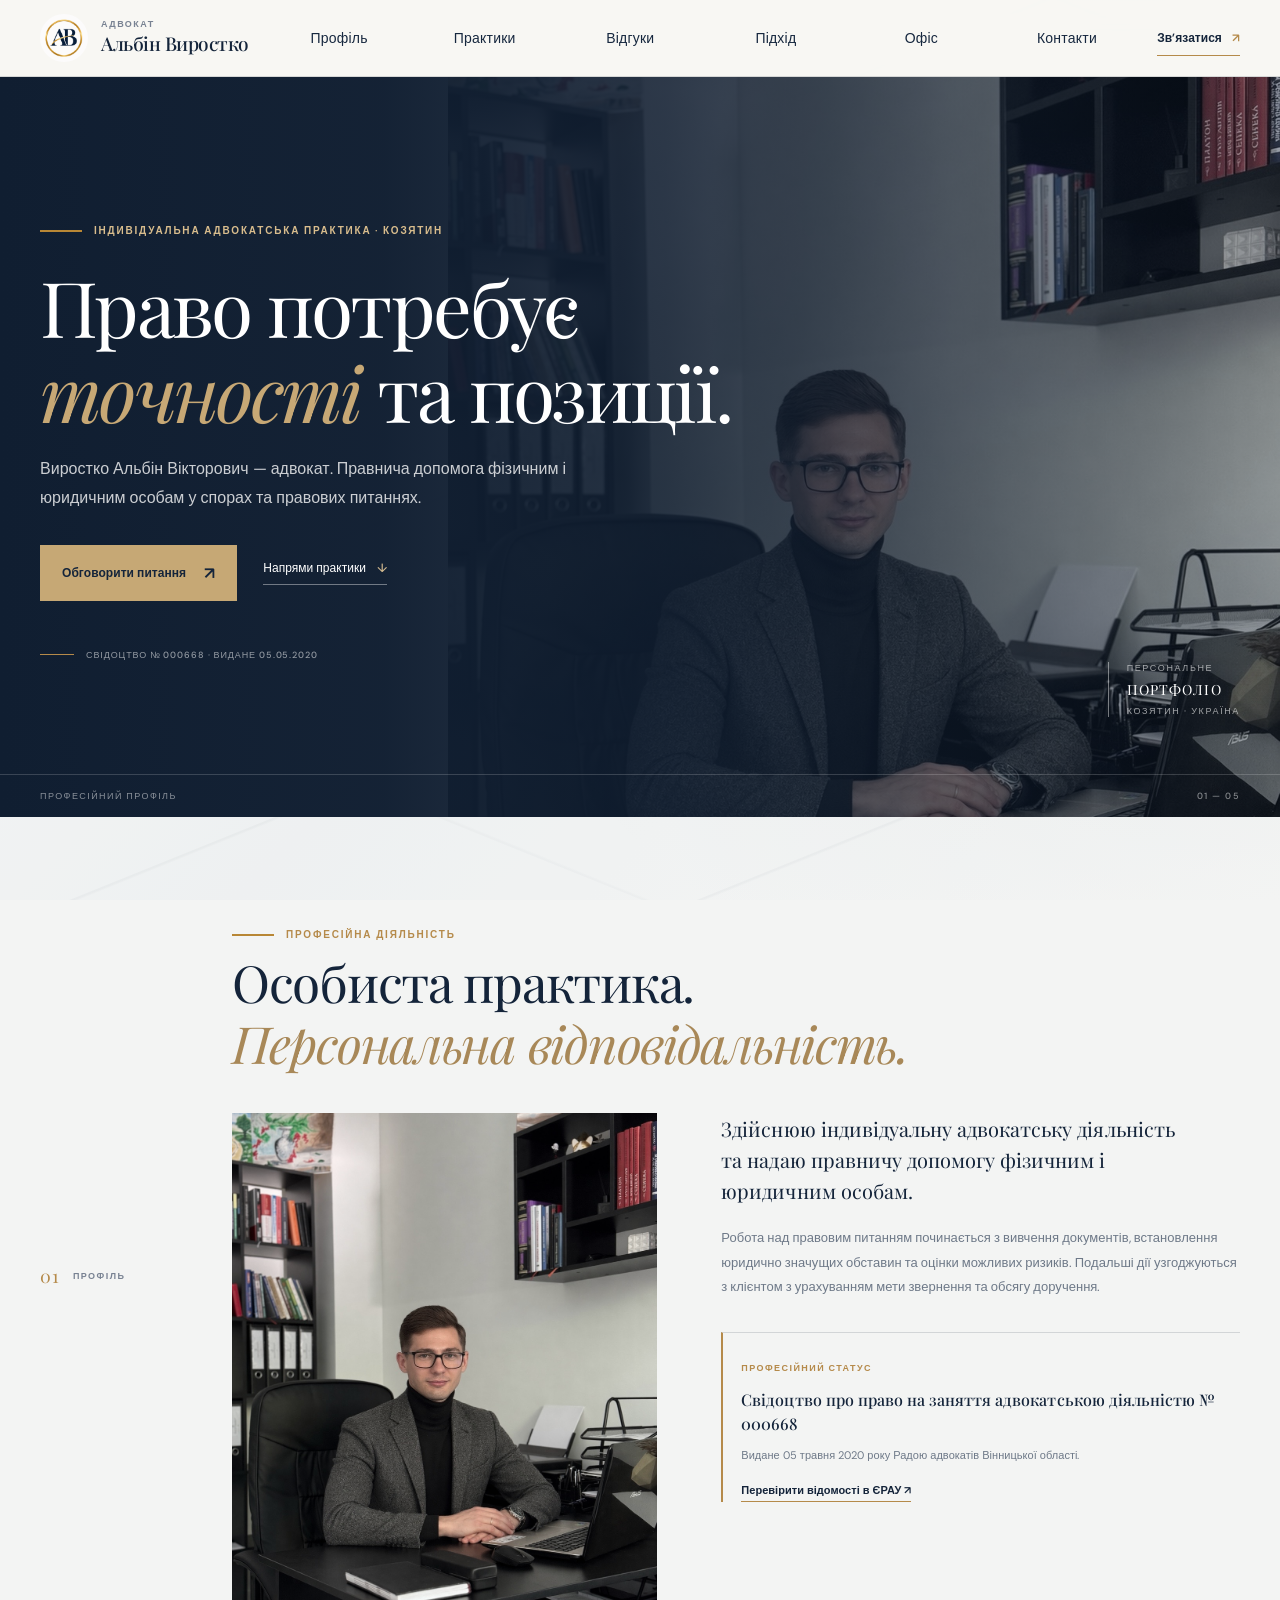
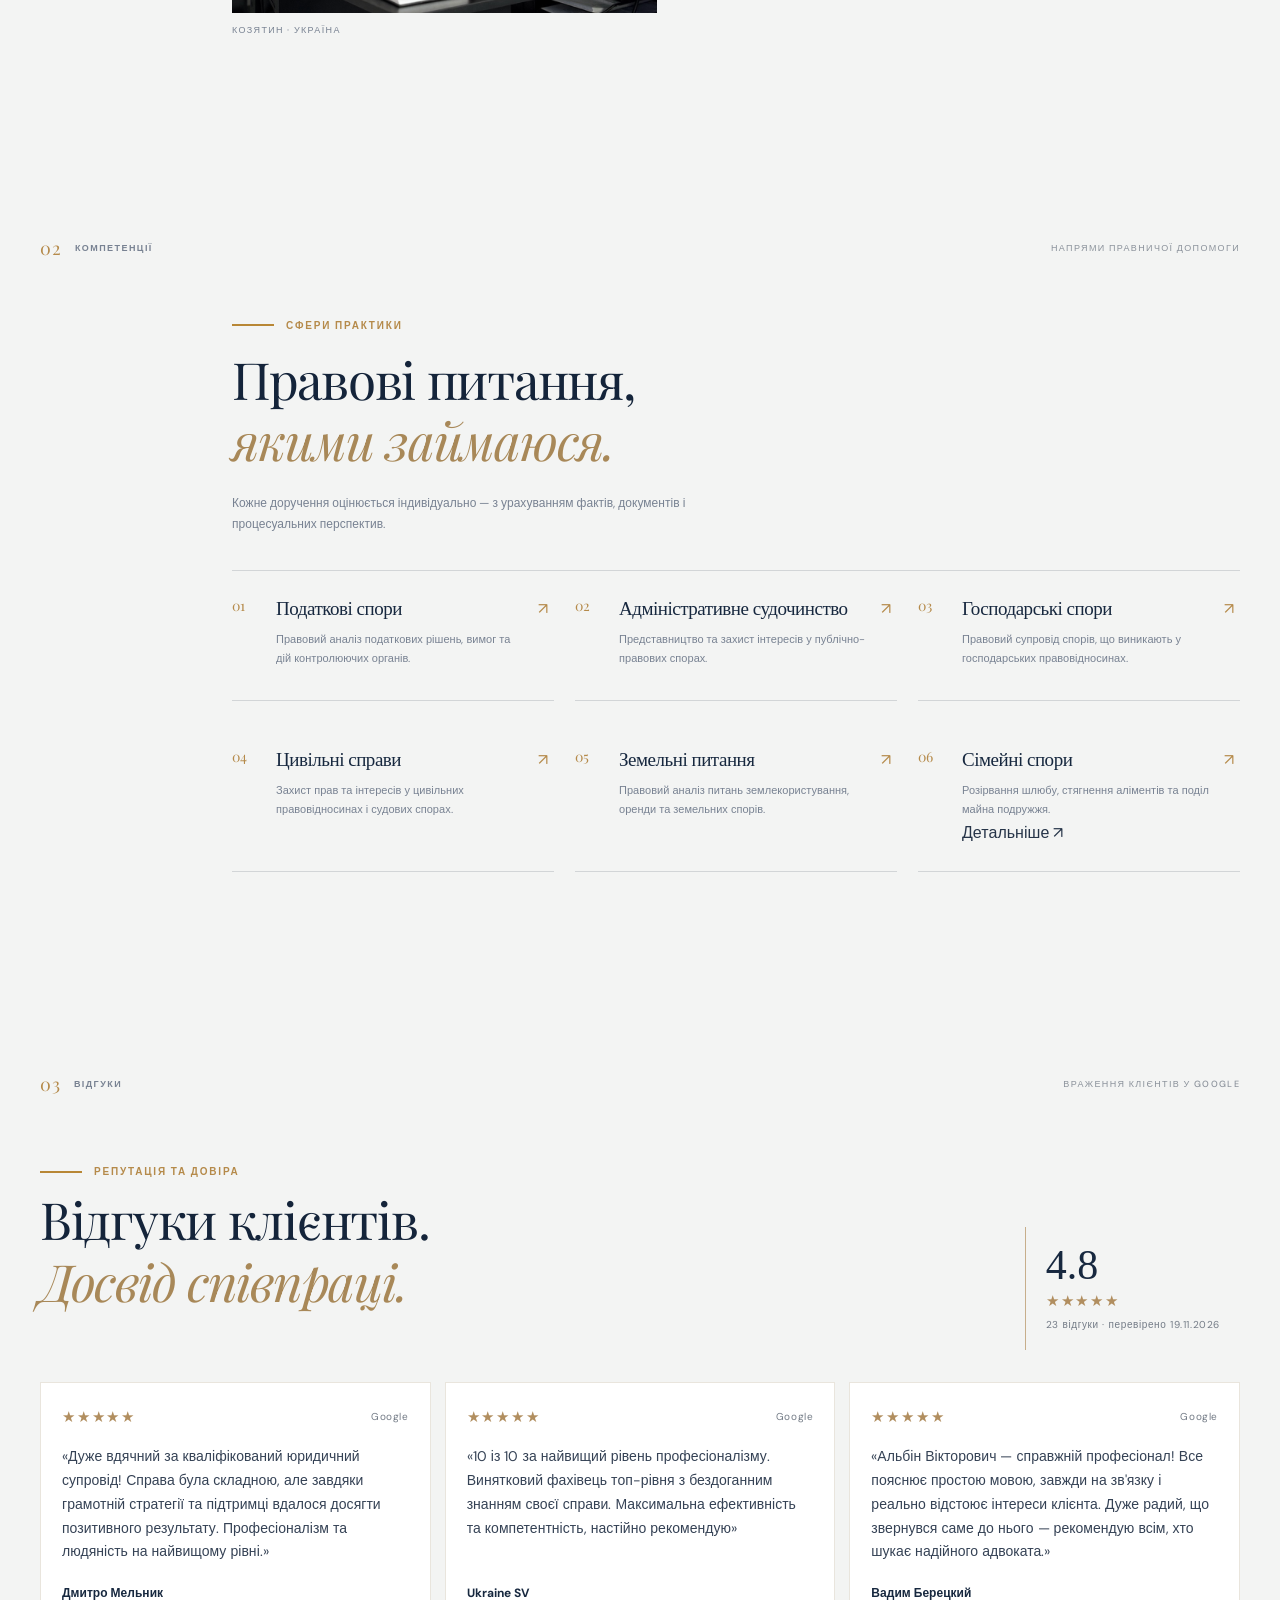
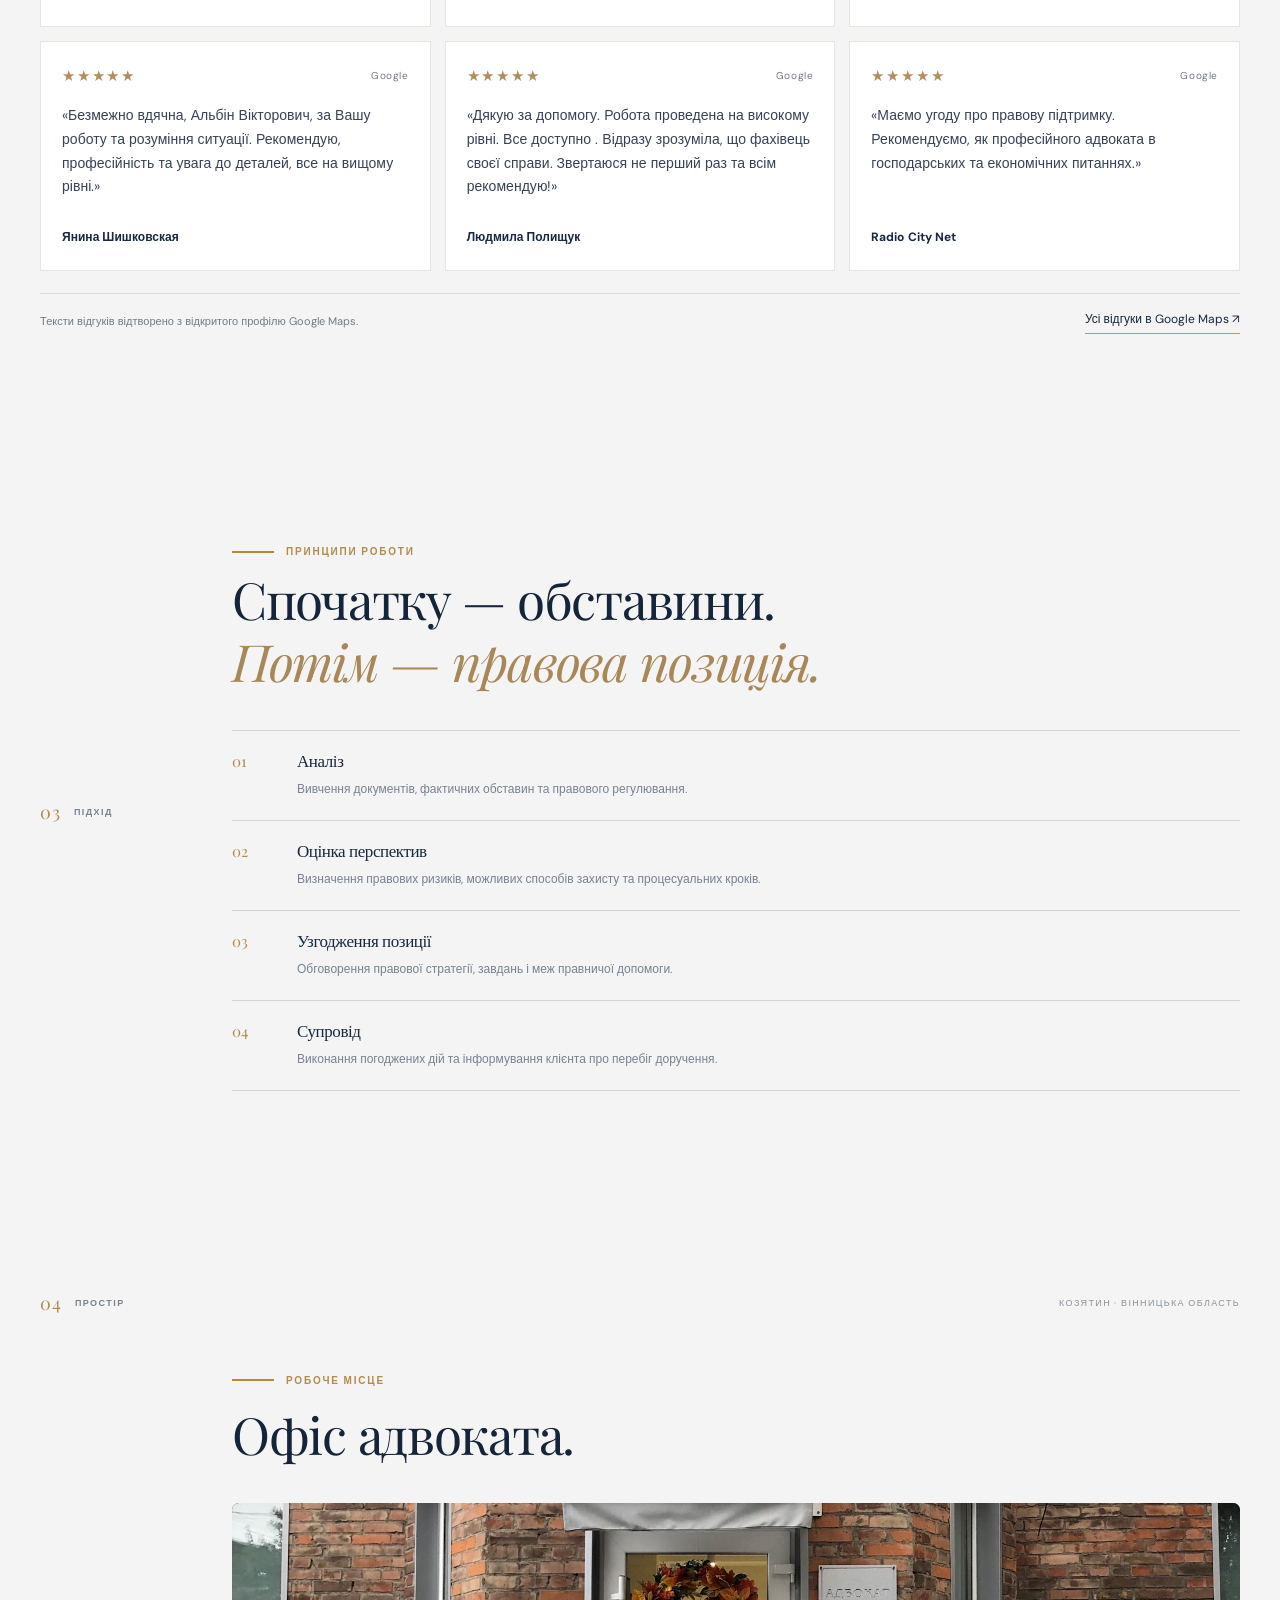
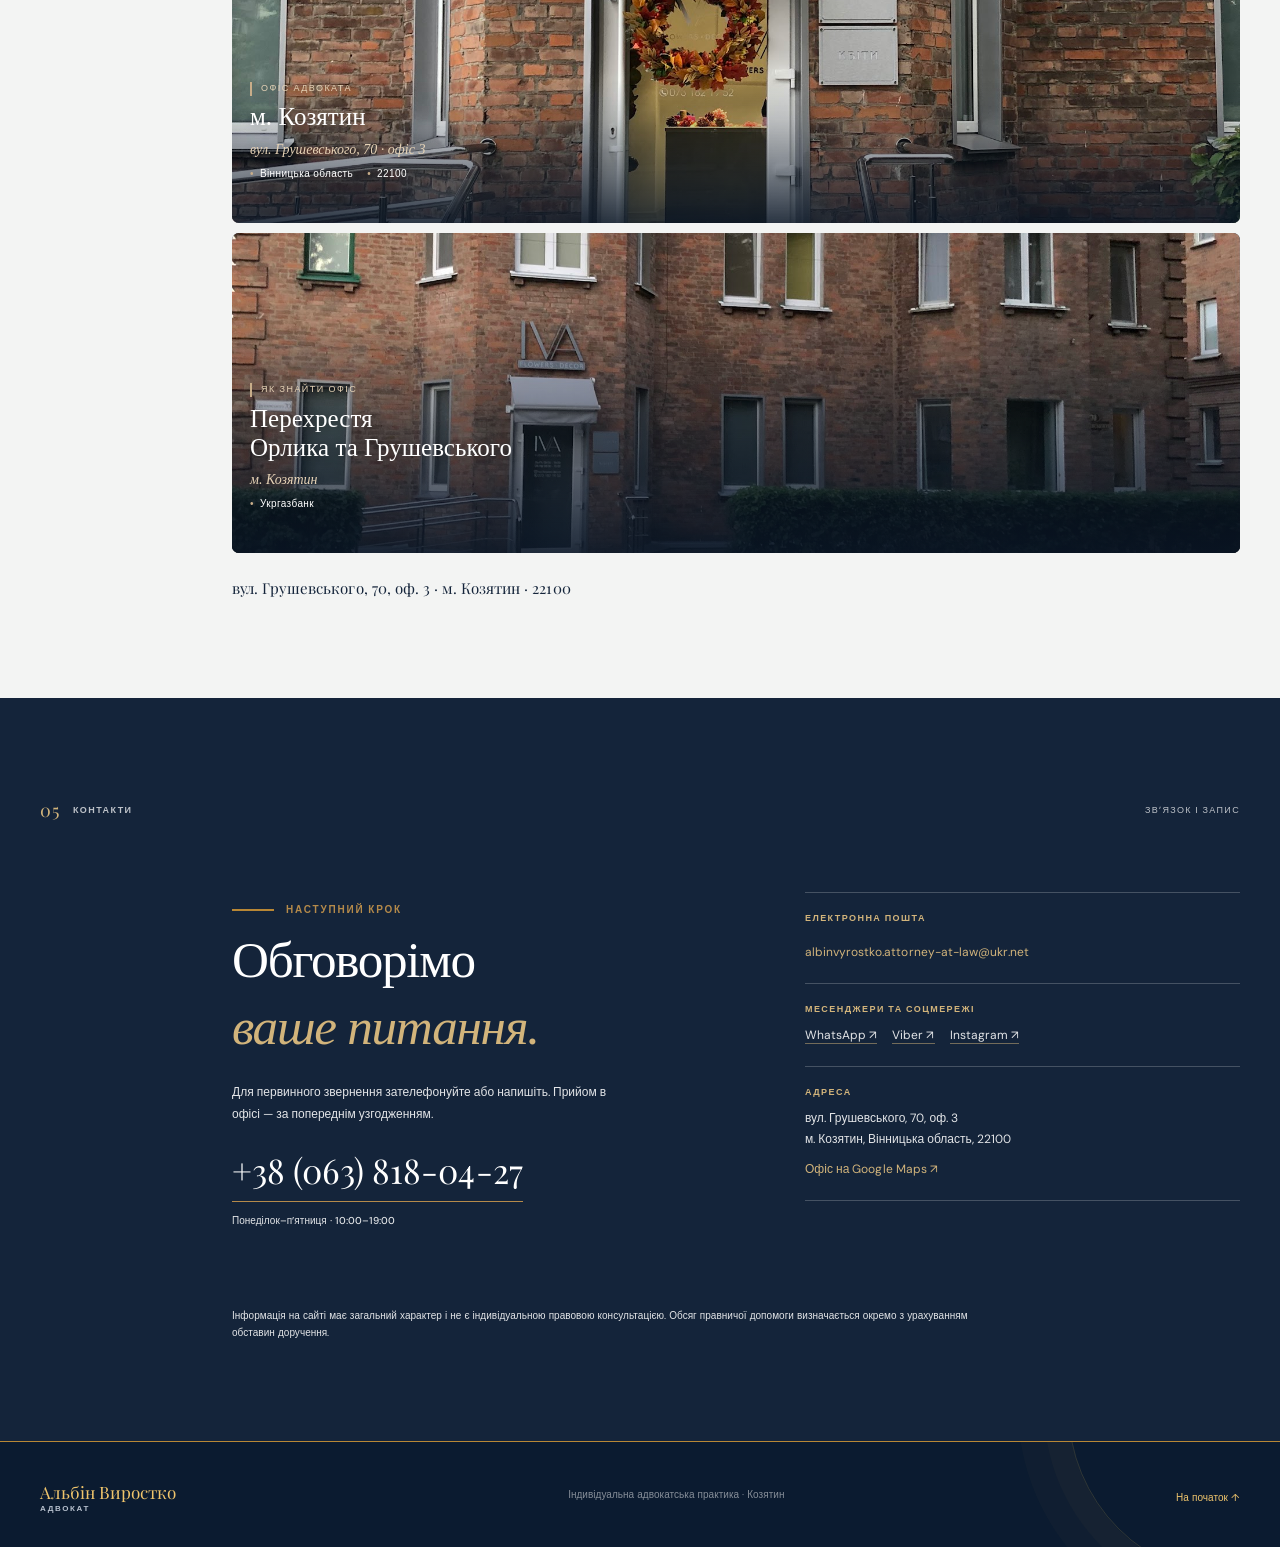
<file: index.html>
<!doctype html>
<html lang="uk"><head>
<meta charset="utf-8"><meta name="viewport" content="width=device-width,initial-scale=1,viewport-fit=cover">
<script>(function(){var desktopOverride=/(?:^|[?&])view=desktop(?:&|$)/.test(location.search);var phoneWidth=Math.min(window.innerWidth||9999,screen.width||9999)<=680;if(!desktopOverride&&phoneWidth){window.location.replace('/mobile.html'+window.location.search+window.location.hash)}})();</script>
<!-- Google Tag Manager -->
<script async src="https://www.googletagmanager.com/gtm.js?id=GTM-KNX2B8H5"></script>
<script>
  window.dataLayer = window.dataLayer || [];
  function gtag(){dataLayer.push(arguments);}
  gtag('js', new Date());
</script>
<!-- End Google Tag Manager -->
<!-- Google Ads: contact-link conversions -->
<script async src="https://www.googletagmanager.com/gtag/js?id=AW-17553998056"></script>
<script>
  gtag('config', 'AW-17553998056', {allow_ad_personalization_signals: false});
</script>
<script defer src="/contact-conversions.js"></script>


<meta name="description" content="Адвокат Альбін Виростко в Козятині. Правнича допомога у сімейних, податкових, адміністративних, цивільних, господарських та земельних спорах.">
<meta name="theme-color" content="#14243a"><title>Адвокат Альбін Виростко | Козятин</title>
<link rel="canonical" href="https://advokat-vyrostko.com.ua/">
<link rel="alternate" media="only screen and (max-width: 680px)" href="https://advokat-vyrostko.com.ua/mobile.html">
<link rel="preconnect" href="https://fonts.googleapis.com"><link rel="preconnect" href="https://fonts.gstatic.com" crossorigin>
<link href="https://fonts.googleapis.com/css2?family=DM+Sans:wght@400;500;600;700&family=Playfair+Display:wght@400;500;600&display=swap" rel="stylesheet">
<link rel="stylesheet" href="styles.css?v=soundtrack-toggle-20261120"><link rel="stylesheet" href="mobile-hero-fix.css?v=phone-final-20261119-5"><link rel="icon" type="image/png" sizes="96x96" href="/favicon-av-96.png"><link rel="apple-touch-icon" sizes="180x180" href="/apple-touch-icon.png">
<meta property="og:type" content="website"><meta property="og:locale" content="uk_UA"><meta property="og:title" content="Адвокат Альбін Виростко — персональне портфоліо"><meta property="og:description" content="Індивідуальна адвокатська практика у Козятині. Профіль, напрями практики та контакти."><meta property="og:url" content="https://advokat-vyrostko.com.ua/"><meta property="og:image" content="https://advokat-vyrostko.com.ua/albin-vyrostko-office.jpg"><meta name="twitter:card" content="summary_large_image">
<script type="application/ld+json">{"@context":"https://schema.org","@type":"LegalService","name":"Виростко Альбін Вікторович","url":"https://advokat-vyrostko.com.ua/","telephone":"+380638180427","email":"albinvyrostko.attorney-at-law@ukr.net","address":{"@type":"PostalAddress","streetAddress":"вул. Грушевського, 70, оф. 3","addressLocality":"Козятин","addressRegion":"Вінницька область","postalCode":"22100","addressCountry":"UA"},"@id":"https://advokat-vyrostko.com.ua/#advokat-koziatyn","hasMap":"https://www.google.com/maps/place/%D0%90%D0%B4%D0%B2%D0%BE%D0%BA%D0%B0%D1%82+%D0%92%D0%B8%D1%80%D0%BE%D1%81%D1%82%D0%BA%D0%BE+%D0%90%D0%BB%D1%8C%D0%B1%D1%96%D0%BD+%D0%92%D1%96%D0%BA%D1%82%D0%BE%D1%80%D0%BE%D0%B2%D0%B8%D1%87/@49.7181629,28.8385483,17z/data=!3m1!4b1!4m6!3m5!1s0x472ce193b4ad70a9:0x47db681601af133a!8m2!3d49.7181629!4d28.8385483!16s%2Fg%2F11yk94cjnp","geo":{"@type":"GeoCoordinates","latitude":49.7181629,"longitude":28.8385483},"image":"https://advokat-vyrostko.com.ua/albin-vyrostko-office.jpg","sameAs":["https://www.instagram.com/albin_vyrostko/"]}</script>
<meta property="og:site_name" content="Адвокат Альбін Виростко">
<script type="application/ld+json">{"@context":"https://schema.org","@type":"WebSite","@id":"https://advokat-vyrostko.com.ua/#website","url":"https://advokat-vyrostko.com.ua/","name":"Адвокат Альбін Виростко","alternateName":["Адвокат Виростко Альбін Вікторович","advokat-vyrostko.com.ua"],"inLanguage":"uk","publisher":{"@id":"https://advokat-vyrostko.com.ua/#advokat-koziatyn"}}</script>
</head><body id="top">
<header class="portfolio-header"><div class="wrap nav">
<a class="brand" href="#top"><img src="/logo-av.png" alt="Логотип АВ" width="48" height="48" style="display:block;width:48px;height:48px;flex:0 0 48px;object-fit:contain;border-radius:50%;" decoding="async"><span><small>АДВОКАТ</small><strong>Альбін Виростко</strong></span></a>
<button class="menu-toggle" type="button" aria-label="Відкрити меню" aria-expanded="false">☰</button>
<nav aria-label="Головна навігація"><a href="#about">Профіль</a><a href="#practice">Практики</a><a href="#reviews">Відгуки</a><a href="#approach">Підхід</a><a href="#office">Офіс</a><a href="#contacts">Контакти</a></nav>
<a class="header-contact" href="#contacts">Зв’язатися <span class="arrow-text">↗︎</span></a></div></header>
<main>
<section class="portfolio-hero"><div class="hero-photo"></div><div class="hero-shade"></div><div class="wrap hero-layout"><div class="hero-copy">
<p class="eyebrow">ІНДИВІДУАЛЬНА АДВОКАТСЬКА ПРАКТИКА · КОЗЯТИН</p>
<h1>Право потребує<br><em>точності</em> та позиції.</h1>
<p class="hero-description">Виростко Альбін Вікторович — адвокат. Правнича допомога фізичним і юридичним особам у спорах та правових питаннях.</p>
<div class="hero-actions"><a class="btn" href="#contacts">Обговорити питання <span class="arrow-text">↗︎</span></a><a class="text-link" href="#practice">Напрями практики <span class="arrow-text">↓︎</span></a></div>
<div class="hero-meta"><span></span>Свідоцтво № 000668 · видане 05.05.2020</div></div>
<div class="hero-index"><span>ПЕРСОНАЛЬНЕ</span><strong>ПОРТФОЛІО</strong><small>КОЗЯТИН · УКРАЇНА</small></div></div>
<div class="hero-bottom"><span>ПРОФЕСІЙНИЙ ПРОФІЛЬ</span><span>01 — 05</span></div></section>
<section class="section profile-section" id="about"><div class="wrap split-layout"><div class="section-kicker"><b>01</b> ПРОФІЛЬ</div><div><p class="eyebrow">ПРОФЕСІЙНА ДІЯЛЬНІСТЬ</p><h2 class="section-title">Особиста практика.<br><em>Персональна відповідальність.</em></h2>
<div class="profile-content"><figure class="profile-photo"><img src="/albin-vyrostko-office.jpg" alt="Адвокат Альбін Виростко у робочому кабінеті" loading="lazy"><figcaption>КОЗЯТИН · УКРАЇНА</figcaption></figure>
<div class="profile-text"><p class="lead">Здійснюю індивідуальну адвокатську діяльність та надаю правничу допомогу фізичним і юридичним особам.</p><p>Робота над правовим питанням починається з вивчення документів, встановлення юридично значущих обставин та оцінки можливих ризиків. Подальші дії узгоджуються з клієнтом з урахуванням мети звернення та обсягу доручення.</p>
<div class="credential"><span>ПРОФЕСІЙНИЙ СТАТУС</span><strong>Свідоцтво про право на заняття адвокатською діяльністю № 000668</strong><p>Видане 05 травня 2020 року Радою адвокатів Вінницької області.</p><a href="https://erau.unba.org.ua/" target="_blank" rel="noopener noreferrer">Перевірити відомості в ЄРАУ ↗︎</a></div></div></div></div></div></section>
<section class="section practice-section" id="practice"><div class="wrap"><div class="section-topline"><div class="section-kicker"><b>02</b> КОМПЕТЕНЦІЇ</div><span>НАПРЯМИ ПРАВНИЧОЇ ДОПОМОГИ</span></div><div class="practice-intro"><p class="eyebrow">СФЕРИ ПРАКТИКИ</p><h2 class="section-title">Правові питання,<br><em>якими займаюся.</em></h2><p>Кожне доручення оцінюється індивідуально — з урахуванням фактів, документів і процесуальних перспектив.</p></div>
<div class="practice-grid">
<article><b>01</b><div><h3>Податкові спори</h3><p>Правовий аналіз податкових рішень, вимог та дій контролюючих органів.</p></div><span class="arrow-text">↗︎</span></article>
<article><b>02</b><div><h3>Адміністративне судочинство</h3><p>Представництво та захист інтересів у публічно-правових спорах.</p></div><span class="arrow-text">↗︎</span></article>
<article><b>03</b><div><h3>Господарські спори</h3><p>Правовий супровід спорів, що виникають у господарських правовідносинах.</p></div><span class="arrow-text">↗︎</span></article>
<article><b>04</b><div><h3>Цивільні справи</h3><p>Захист прав та інтересів у цивільних правовідносинах і судових спорах.</p></div><span class="arrow-text">↗︎</span></article>
<article><b>05</b><div><h3>Земельні питання</h3><p>Правовий аналіз питань землекористування, оренди та земельних спорів.</p></div><span class="arrow-text">↗︎</span></article>
<article><b>06</b><div><h3><a href="/simeyni-spory.html" style="color:inherit;text-decoration:none">Сімейні спори</a></h3><p>Розірвання шлюбу, стягнення аліментів та поділ майна подружжя.</p><a href="/simeyni-spory.html">Детальніше ↗</a></div><span class="arrow-text">↗︎</span></article></div></div></section>

<section class="section reviews-section" id="reviews">
  <div class="wrap">
    <div class="section-topline">
      <div class="section-kicker"><b>03</b> ВІДГУКИ</div>
      <span>ВРАЖЕННЯ КЛІЄНТІВ У GOOGLE</span>
    </div>
    <div class="reviews-heading">
      <div><p class="eyebrow">РЕПУТАЦІЯ ТА ДОВІРА</p><h2 class="section-title">Відгуки клієнтів.<br><em>Досвід співпраці.</em></h2></div>
      <div class="reviews-score"><strong>4.8</strong><span class="reviews-stars" aria-label="5 зірок">★★★★★</span><small>23 відгуки · перевірено 19.11.2026</small></div>
    </div>
    <div class="reviews-grid">
      <article class="review-card"><div class="review-card-top"><span class="reviews-stars">★★★★★</span><small>Google</small></div><blockquote>«Дуже вдячний за кваліфікований юридичний супровід! Справа була складною, але завдяки грамотній стратегії та підтримці вдалося досягти позитивного результату. Професіоналізм та людяність на найвищому рівні.»</blockquote><strong>Дмитро Мельник</strong></article>
      <article class="review-card"><div class="review-card-top"><span class="reviews-stars">★★★★★</span><small>Google</small></div><blockquote>«10 із 10 за найвищий рівень професіоналізму. Винятковий фахівець топ-рівня з бездоганним знанням своєї справи. Максимальна ефективність та компетентність, настійно рекомендую»</blockquote><strong>Ukraine SV</strong></article>
      <article class="review-card"><div class="review-card-top"><span class="reviews-stars">★★★★★</span><small>Google</small></div><blockquote>«Альбін Вікторович — справжній професіонал! Все пояснює простою мовою, завжди на зв'язку і реально відстоює інтереси клієнта. Дуже радий, що звернувся саме до нього — рекомендую всім, хто шукає надійного адвоката.»</blockquote><strong>Вадим Берецкий</strong></article>
      <article class="review-card"><div class="review-card-top"><span class="reviews-stars">★★★★★</span><small>Google</small></div><blockquote>«Безмежно вдячна, Альбін Вікторович, за Вашу роботу та розуміння ситуації. Рекомендую, професійність та увага до деталей, все на вищому рівні.»</blockquote><strong>Янина Шишковская</strong></article>
      <article class="review-card"><div class="review-card-top"><span class="reviews-stars">★★★★★</span><small>Google</small></div><blockquote>«Дякую за допомогу. Робота проведена на високому рівні. Все доступно . Відразу зрозуміла, що фахівець своєї справи. Звертаюся не перший раз та всім рекомендую!»</blockquote><strong>Людмила Полищук</strong></article>
      <article class="review-card"><div class="review-card-top"><span class="reviews-stars">★★★★★</span><small>Google</small></div><blockquote>«Маємо угоду про правову підтримку. Рекомендуємо, як професійного адвоката в господарських та економічних питаннях.»</blockquote><strong>Radio City Net</strong></article>
    </div>
    <div class="reviews-footer"><span>Тексти відгуків відтворено з відкритого профілю Google Maps.</span><a href="https://www.google.com/maps/place/%D0%90%D0%B4%D0%B2%D0%BE%D0%BA%D0%B0%D1%82+%D0%92%D0%B8%D1%80%D0%BE%D1%81%D1%82%D0%BA%D0%BE+%D0%90%D0%BB%D1%8C%D0%B1%D1%96%D0%BD+%D0%92%D1%96%D0%BA%D1%82%D0%BE%D1%80%D0%BE%D0%B2%D0%B8%D1%87/@49.7181629,28.8385483,17z/data=!3m1!4b1!4m6!3m5!1s0x472ce193b4ad70a9:0x47db681601af133a!8m2!3d49.7181629!4d28.8385483!16s%2Fg%2F11yk94cjnp" target="_blank" rel="noopener noreferrer">Усі відгуки в Google Maps ↗</a></div>
  </div>
</section>

<section class="section approach-section" id="approach"><div class="wrap split-layout"><div class="section-kicker"><b>03</b> ПІДХІД</div><div><p class="eyebrow">ПРИНЦИПИ РОБОТИ</p><h2 class="section-title">Спочатку — обставини.<br><em>Потім — правова позиція.</em></h2><div class="approach-list">
<div><b>01</b><section><h3>Аналіз</h3><p>Вивчення документів, фактичних обставин та правового регулювання.</p></section></div>
<div><b>02</b><section><h3>Оцінка перспектив</h3><p>Визначення правових ризиків, можливих способів захисту та процесуальних кроків.</p></section></div>
<div><b>03</b><section><h3>Узгодження позиції</h3><p>Обговорення правової стратегії, завдань і меж правничої допомоги.</p></section></div>
<div><b>04</b><section><h3>Супровід</h3><p>Виконання погоджених дій та інформування клієнта про перебіг доручення.</p></section></div></div></div></div></section>
<section class="section office-section" id="office"><div class="wrap"><div class="section-topline"><div class="section-kicker"><b>04</b> ПРОСТІР</div><span>КОЗЯТИН · ВІННИЦЬКА ОБЛАСТЬ</span></div><div class="practice-intro"><p class="eyebrow">РОБОЧЕ МІСЦЕ</p><h2 class="section-title">Офіс адвоката.</h2></div>
<div class="office-gallery"><figure class="office-entrance-card"><img src="/office-entrance.jpg" alt="Вхід до офісу адвоката у місті Козятин" loading="lazy"><div class="office-entrance-overlay"><span>ОФІС АДВОКАТА</span><strong>м. Козятин</strong><p>вул. Грушевського, 70 · офіс 3</p><ul><li>Вінницька область</li><li>22100</li></ul></div><figcaption>Вхід до офісу · Козятин</figcaption></figure><figure class="office-building-card"><img src="/office-building.jpg" alt="Будівля офісу біля перехрестя вулиць Орлика та Грушевського у Козятині" loading="lazy"><div class="office-building-overlay"><span class="office-building-kicker">ЯК ЗНАЙТИ ОФІС</span><strong>Перехрестя<br>Орлика та Грушевського</strong><p>м. Козятин</p><ul><li>Укргазбанк</li></ul></div><figcaption>Орієнтир — перехрестя Орлика та Грушевського</figcaption></figure></div><p class="office-address">вул. Грушевського, 70, оф. 3 · м. Козятин · 22100</p></div></section>
<section class="section contact-section" id="contacts"><div class="wrap"><div class="section-topline"><div class="section-kicker"><b>05</b> КОНТАКТИ</div><span>ЗВ’ЯЗОК І ЗАПИС</span></div><div class="contact-layout">
<div class="contact-intro"><p class="eyebrow">НАСТУПНИЙ КРОК</p><h2>Обговорімо<br><em>ваше питання.</em></h2><p>Для первинного звернення зателефонуйте або напишіть. Прийом в офісі — за попереднім узгодженням.</p><a class="contact-phone" href="tel:+380638180427">+38 (063) 818-04-27</a><span class="contact-hours">Понеділок–п’ятниця · 10:00–19:00</span></div>
<div class="contact-details"><div><span>ЕЛЕКТРОННА ПОШТА</span><a href="mailto:albinvyrostko.attorney-at-law@ukr.net">albinvyrostko.attorney-at-law@ukr.net</a></div><div><span>МЕСЕНДЖЕРИ ТА СОЦМЕРЕЖІ</span><p><a href="https://wa.me/380638180427" target="_blank" rel="noopener noreferrer">WhatsApp ↗︎</a><a href="viber://add?number=%2B380638180427">Viber ↗︎</a><a href="https://www.instagram.com/albin_vyrostko/" target="_blank" rel="noopener noreferrer">Instagram ↗︎</a></p></div><div><span>АДРЕСА</span><p>вул. Грушевського, 70, оф. 3<br>м. Козятин, Вінницька область, 22100</p><a href="https://www.google.com/maps/place/%D0%90%D0%B4%D0%B2%D0%BE%D0%BA%D0%B0%D1%82+%D0%92%D0%B8%D1%80%D0%BE%D1%81%D1%82%D0%BA%D0%BE+%D0%90%D0%BB%D1%8C%D0%B1%D1%96%D0%BD+%D0%92%D1%96%D0%BA%D1%82%D0%BE%D1%80%D0%BE%D0%B2%D0%B8%D1%87/@49.7181629,28.8385483,17z/data=!3m1!4b1!4m6!3m5!1s0x472ce193b4ad70a9:0x47db681601af133a!8m2!3d49.7181629!4d28.8385483!16s%2Fg%2F11yk94cjnp" target="_blank" rel="noopener noreferrer">Офіс на Google Maps ↗︎</a></div></div></div>
<p class="legal-note">Інформація на сайті має загальний характер і не є індивідуальною правовою консультацією. Обсяг правничої допомоги визначається окремо з урахуванням обставин доручення.</p></div></section>
</main>
<footer class="portfolio-footer"><div class="wrap"><a href="#top">Альбін Виростко <small>АДВОКАТ</small></a><span>Індивідуальна адвокатська практика · Козятин</span><a href="#top">На початок ↑︎</a></div></footer>
<script src="script.js?v=no-soundtrack-20261120" defer></script></body></html>
</file>
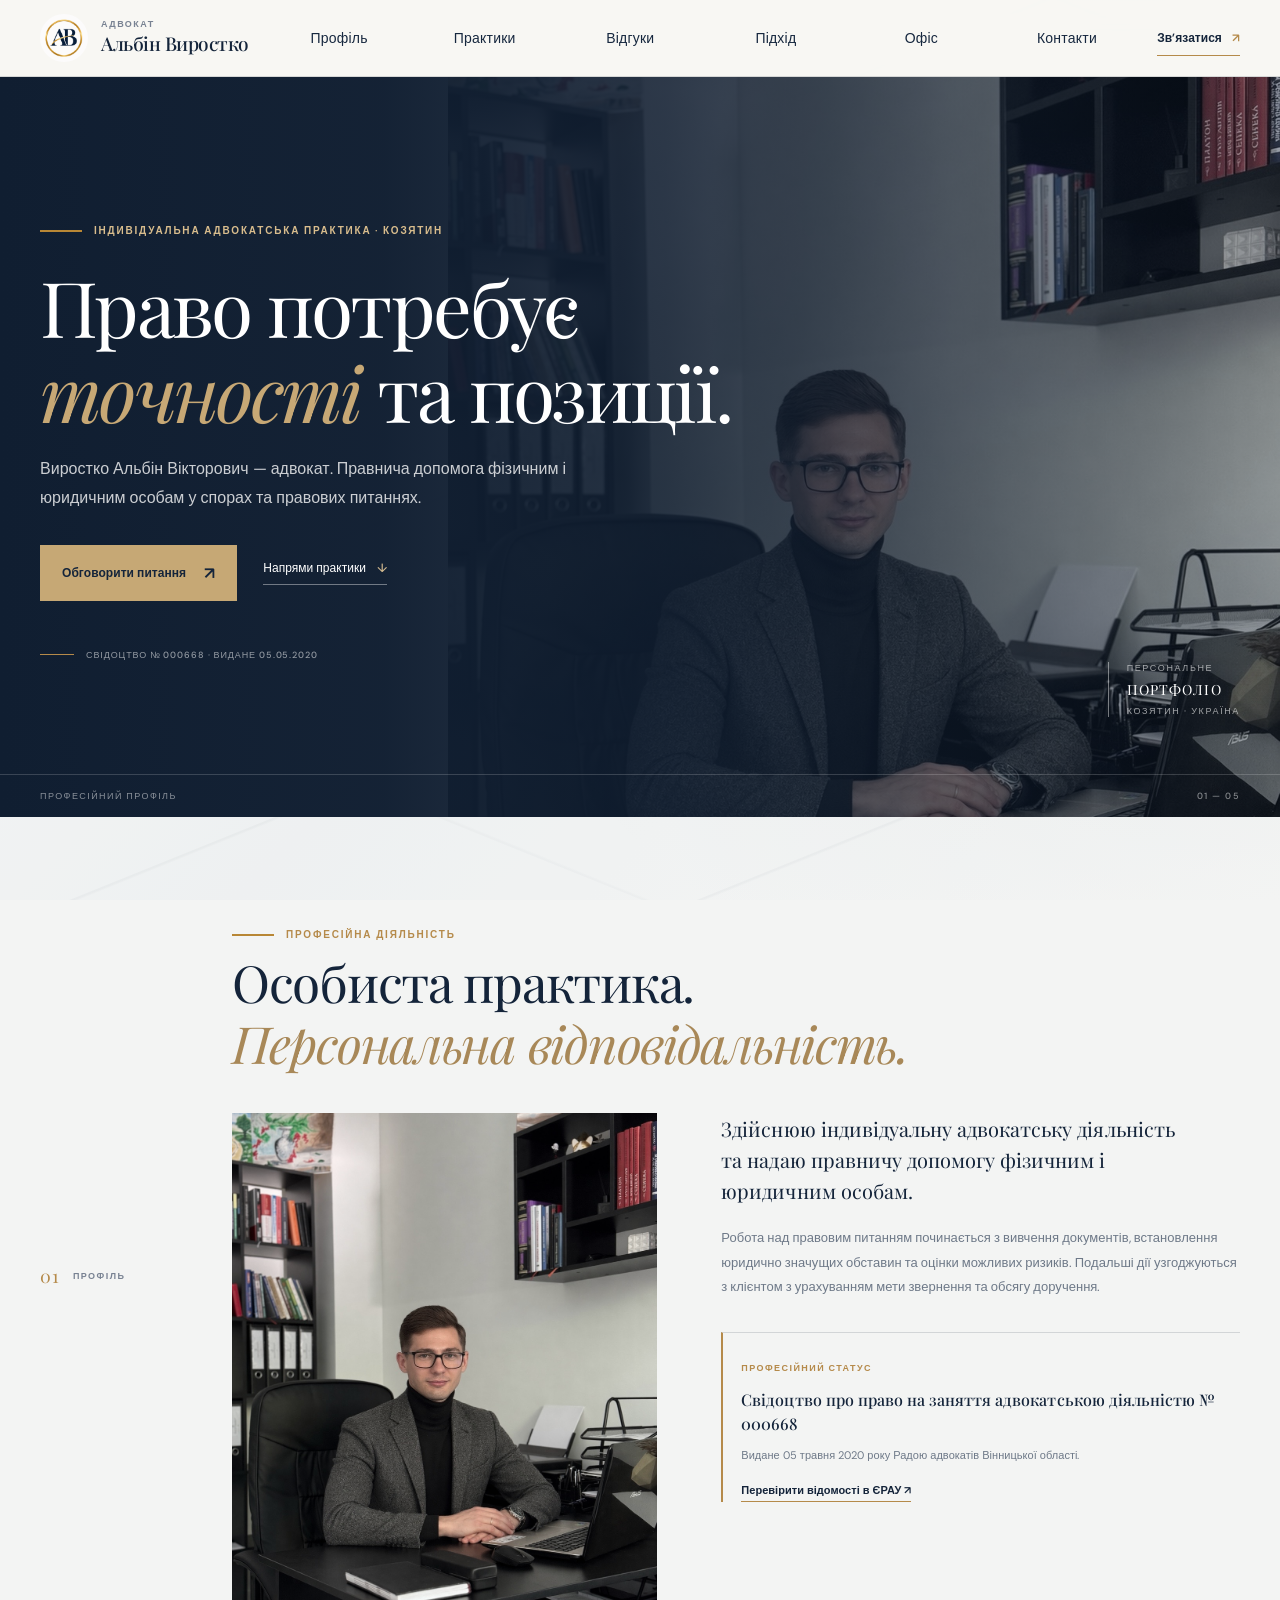
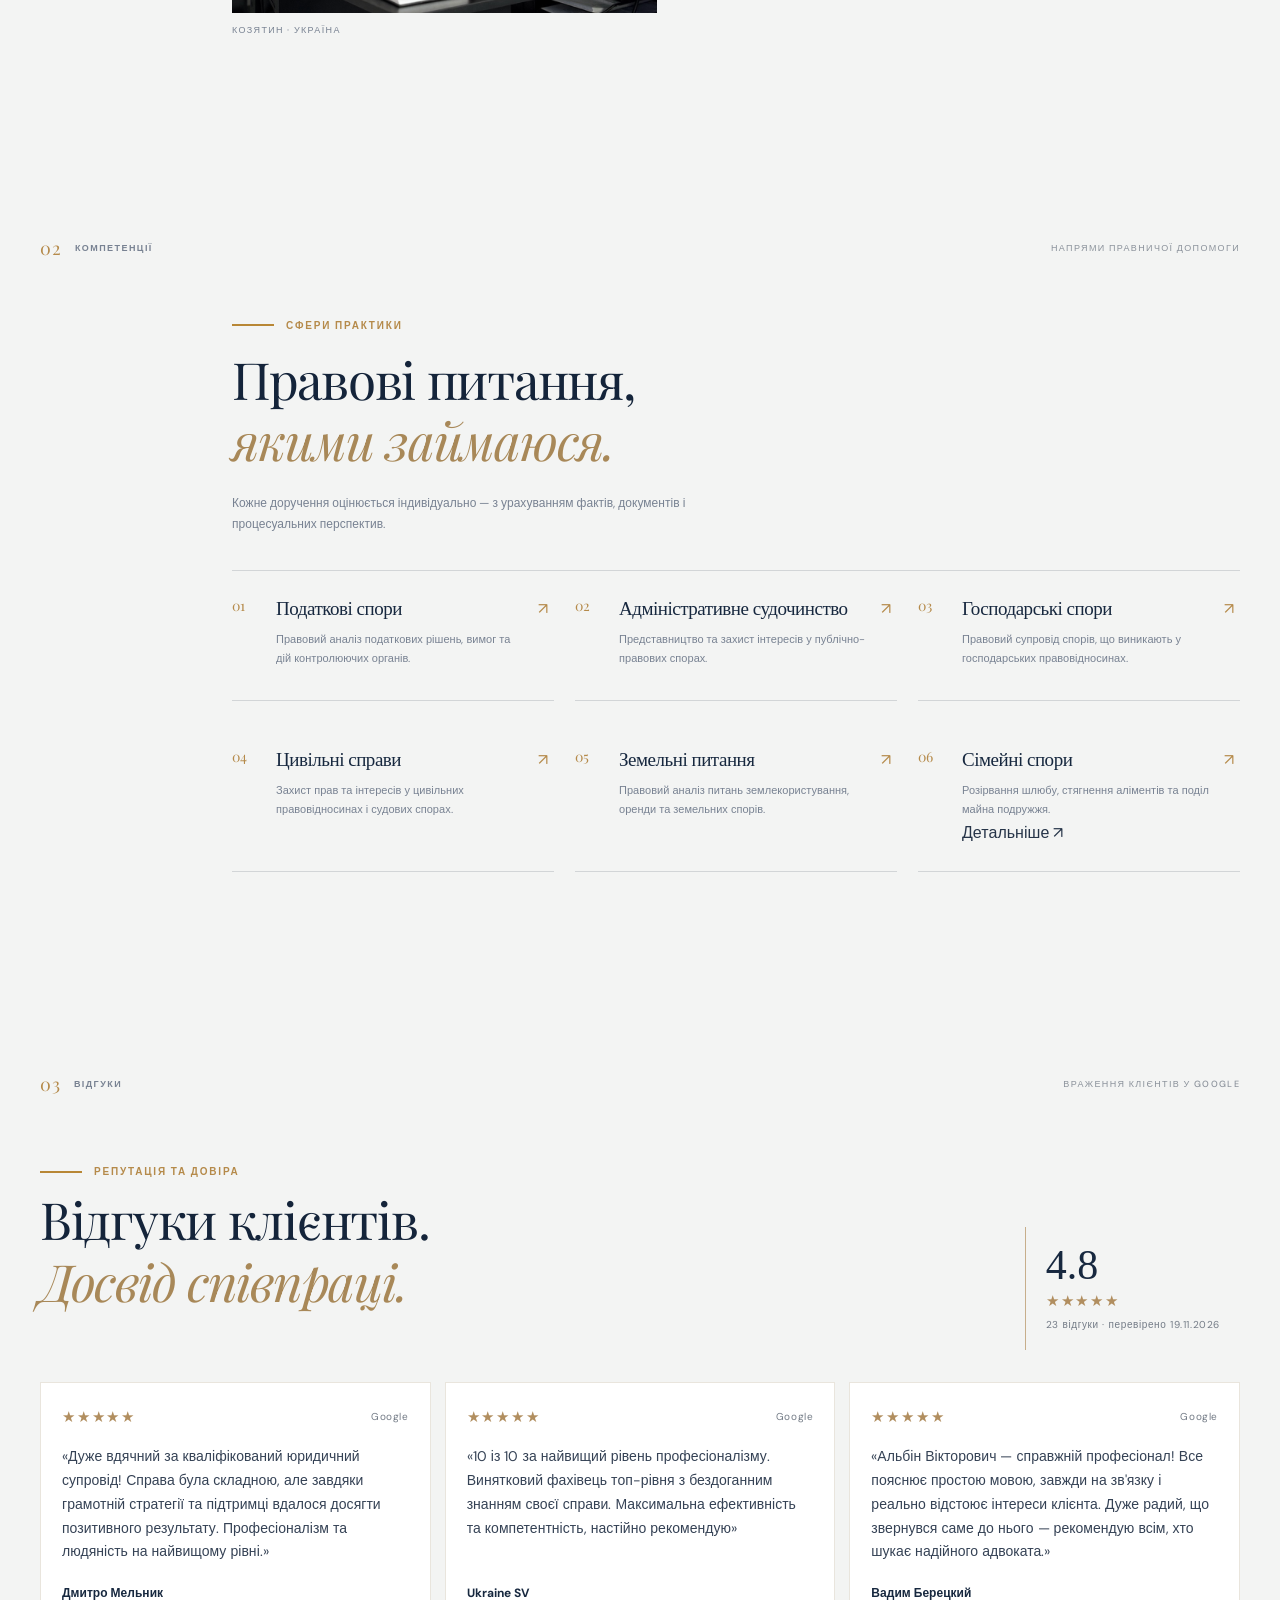
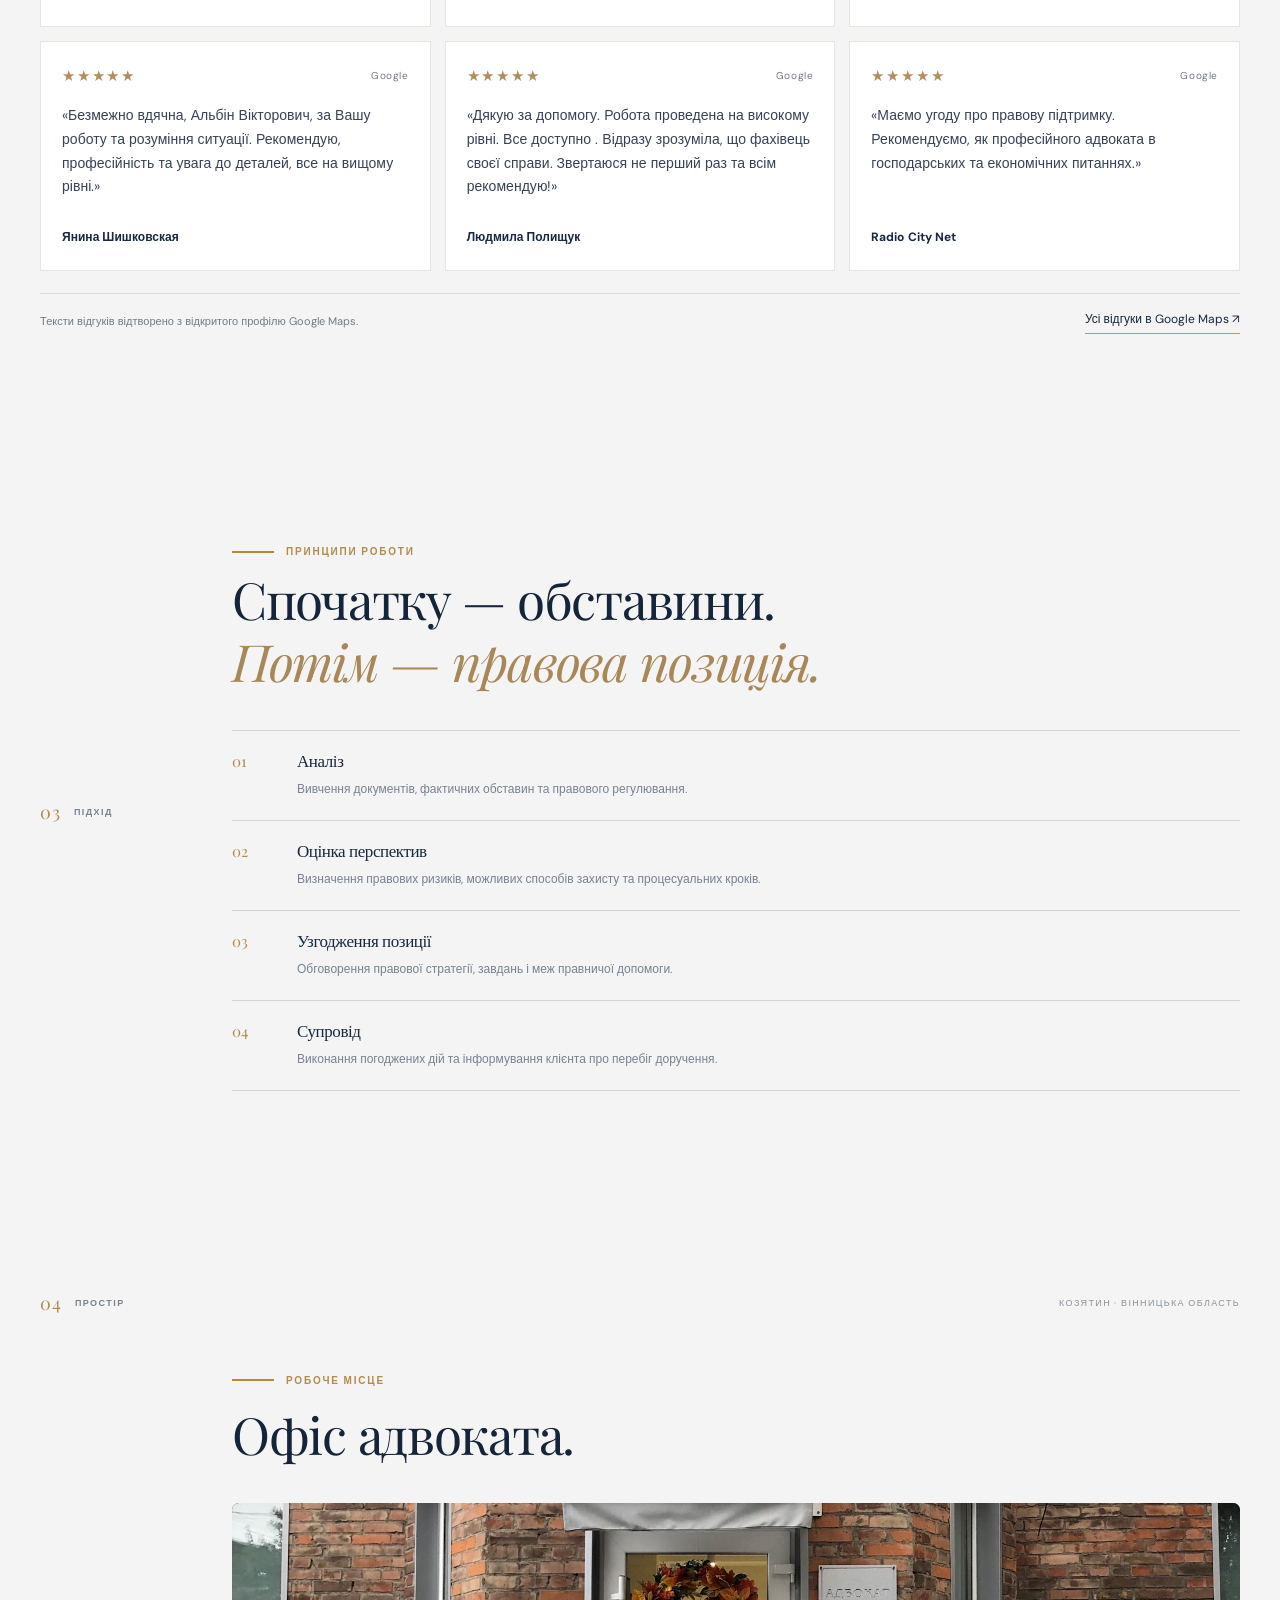
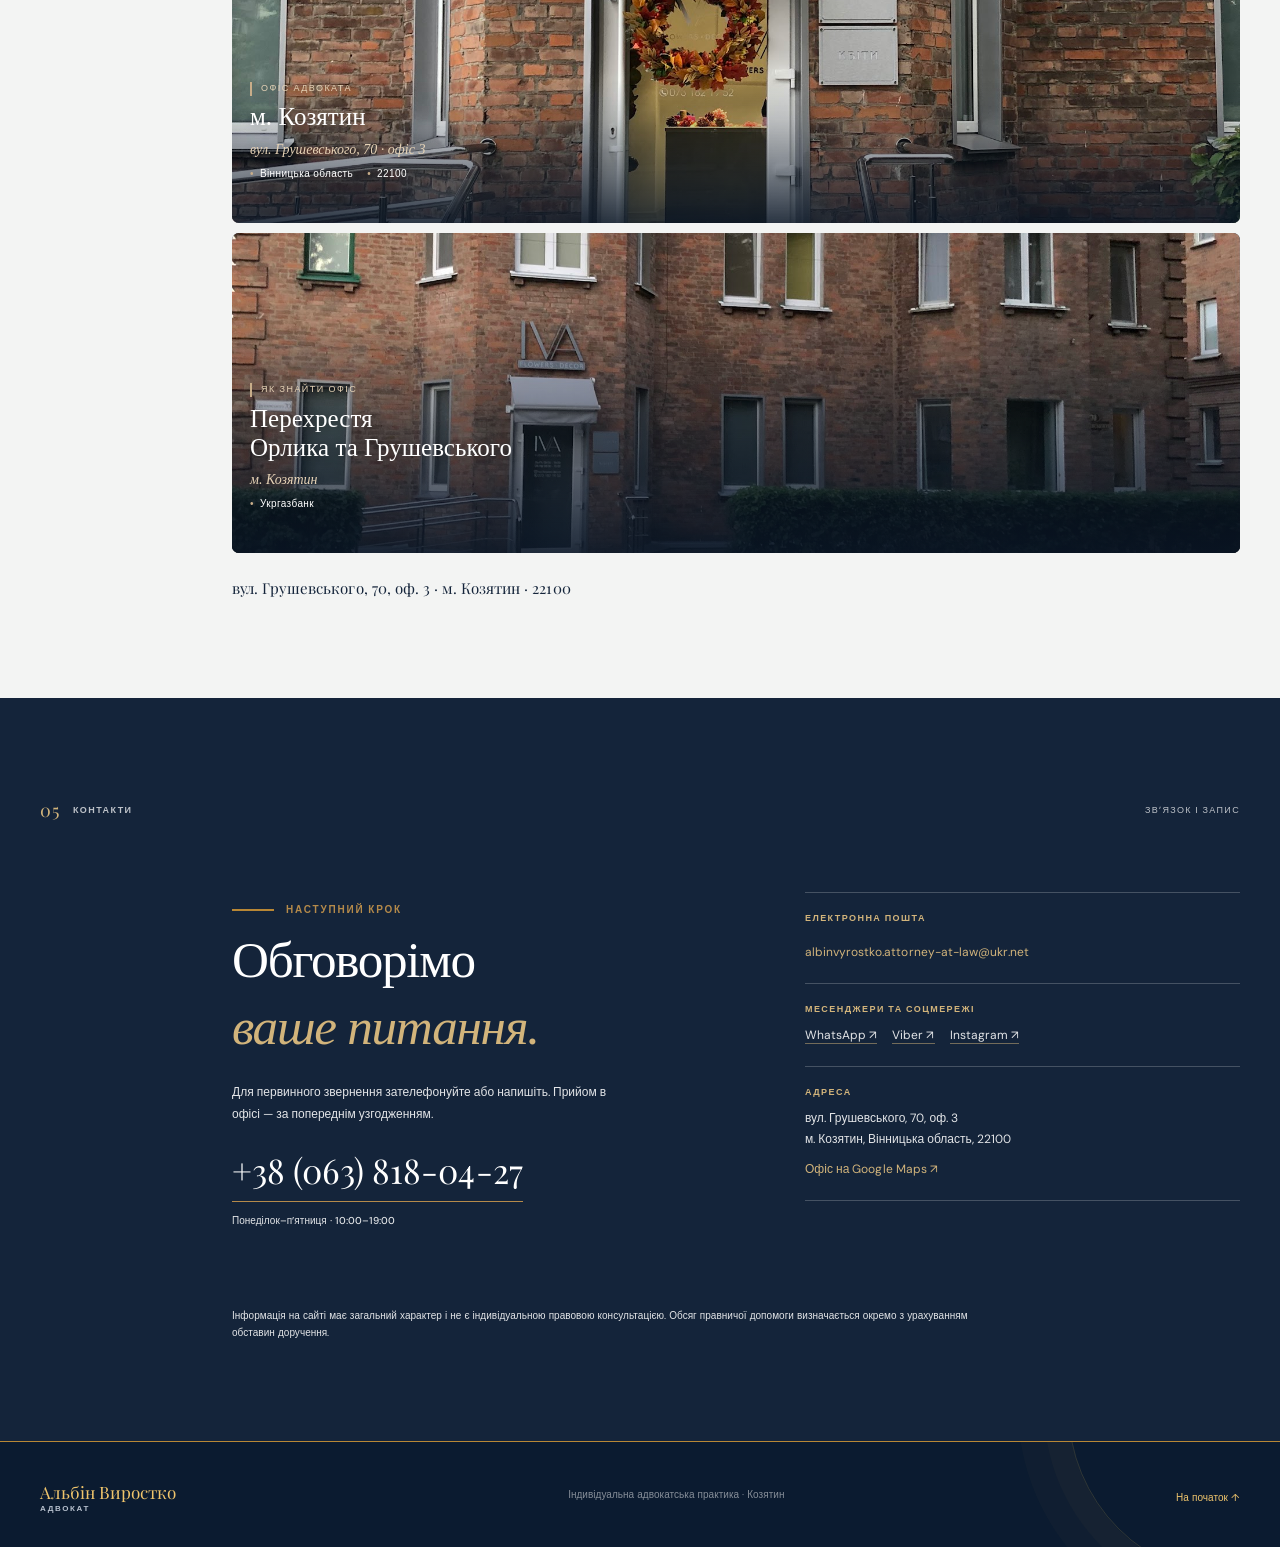
<file: about.html>
<!doctype html><html lang="uk"><head><meta charset="utf-8"><meta name="viewport" content="width=device-width, initial-scale=1"><meta http-equiv="refresh" content="0; url=/#about"><link rel="canonical" href="https://advokat-vyrostko.com.ua/"><title>Про мене — Адвокат Виростко</title><script>location.replace('/#about');</script></head><body><p>Розділ перенесено на <a href="/#about">єдину сторінку сайту</a>.</p></body></html>
</file>
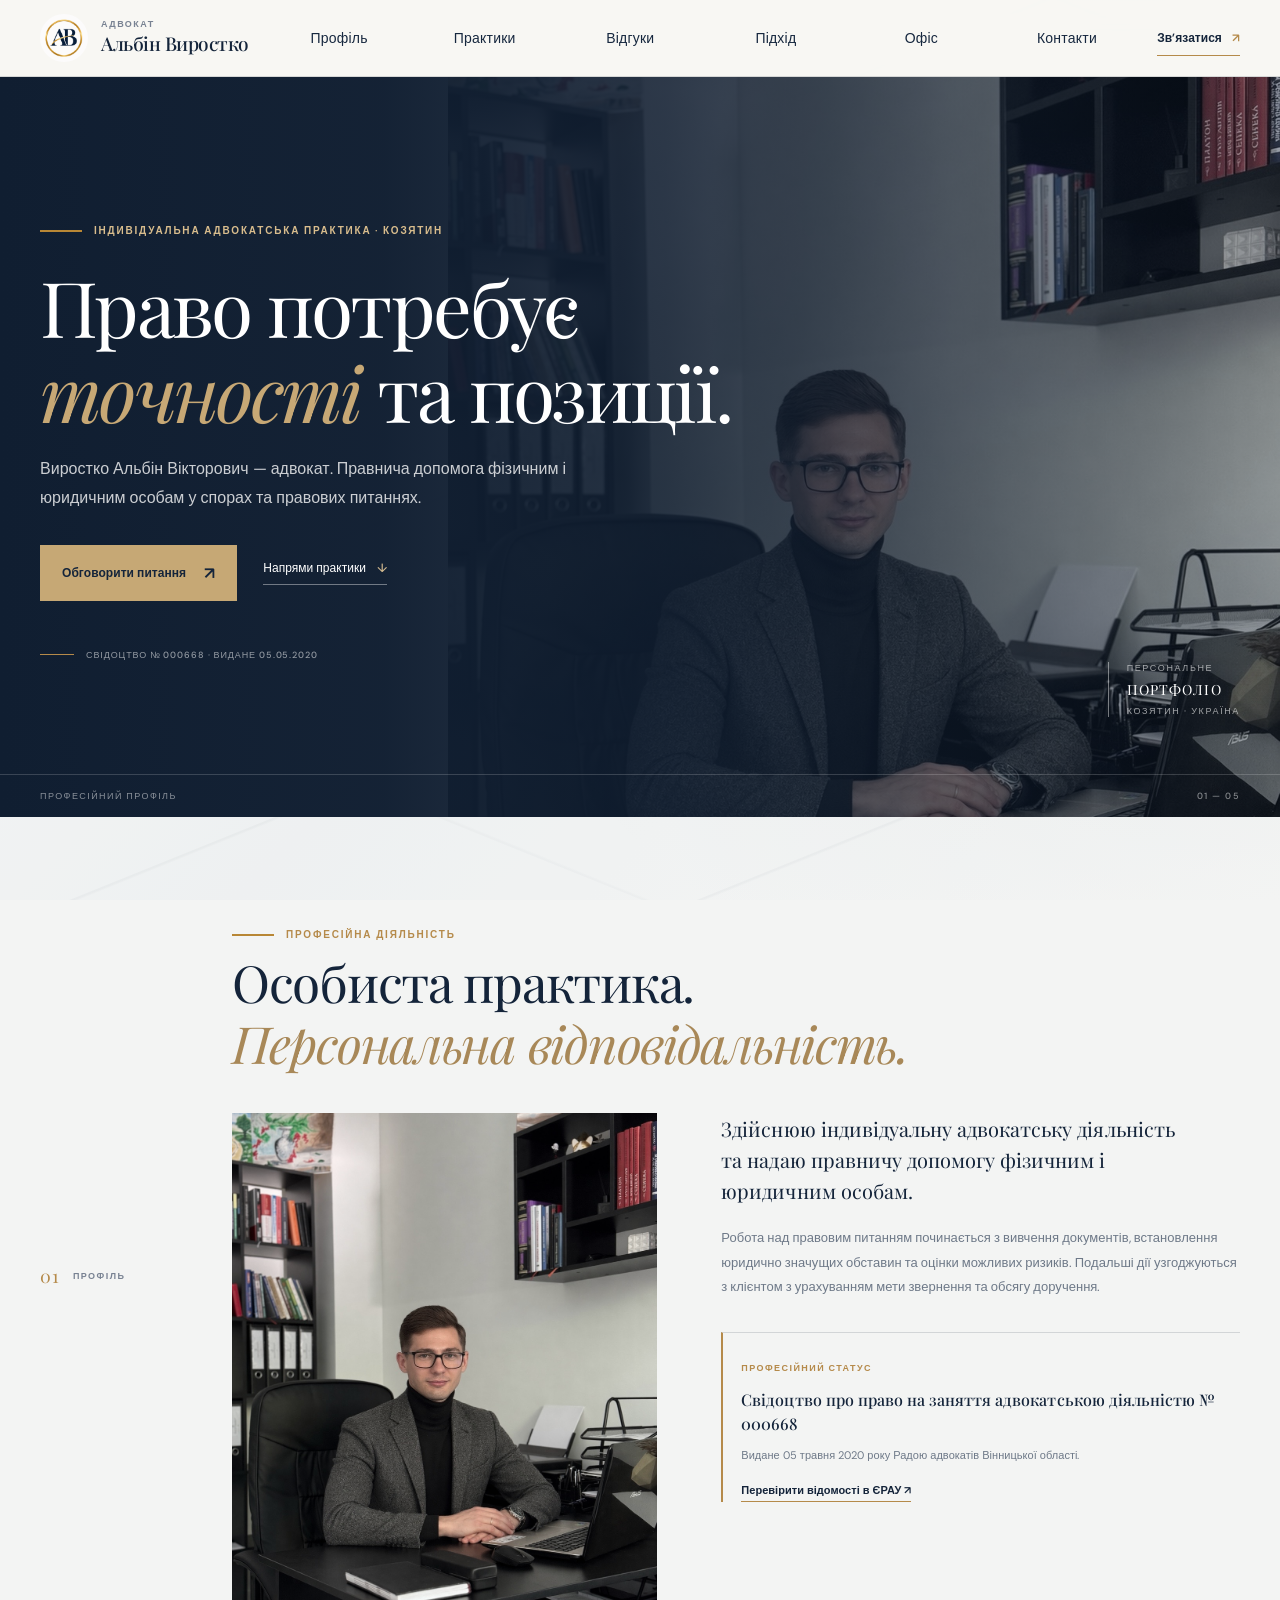
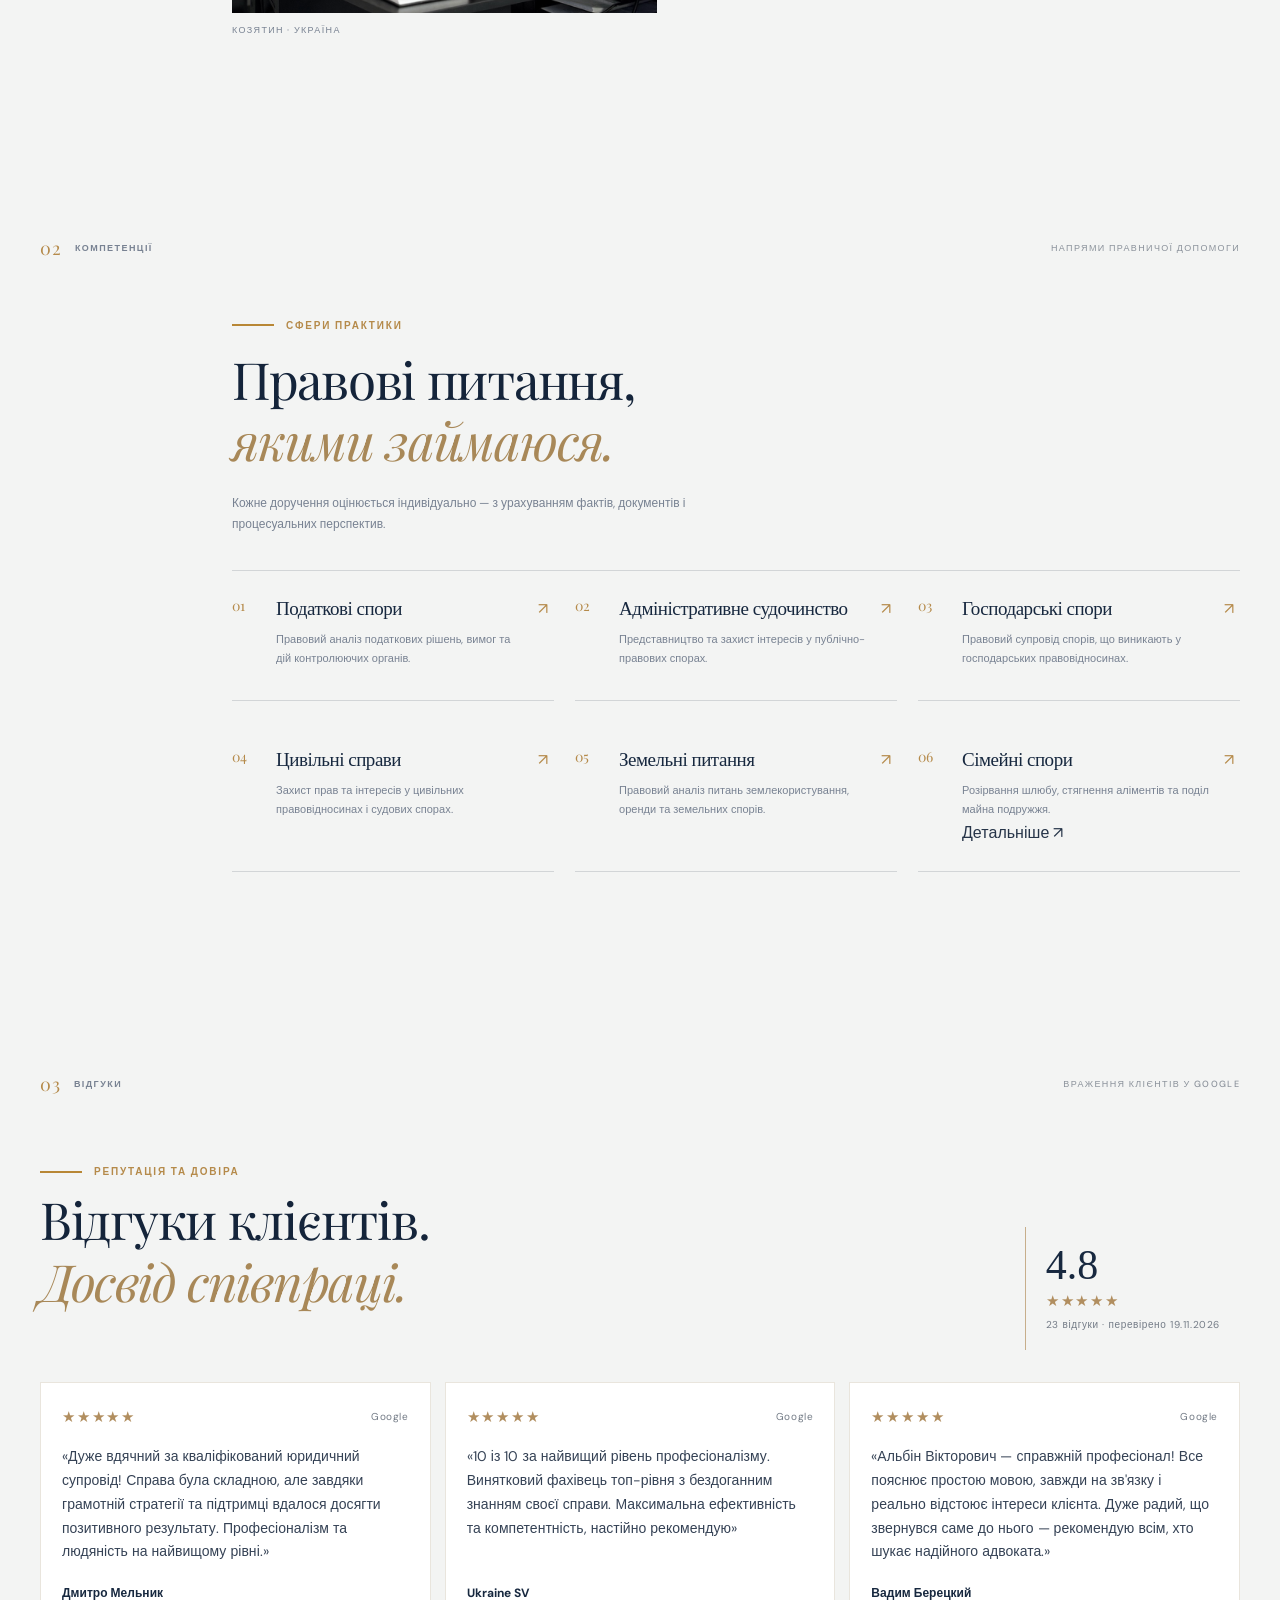
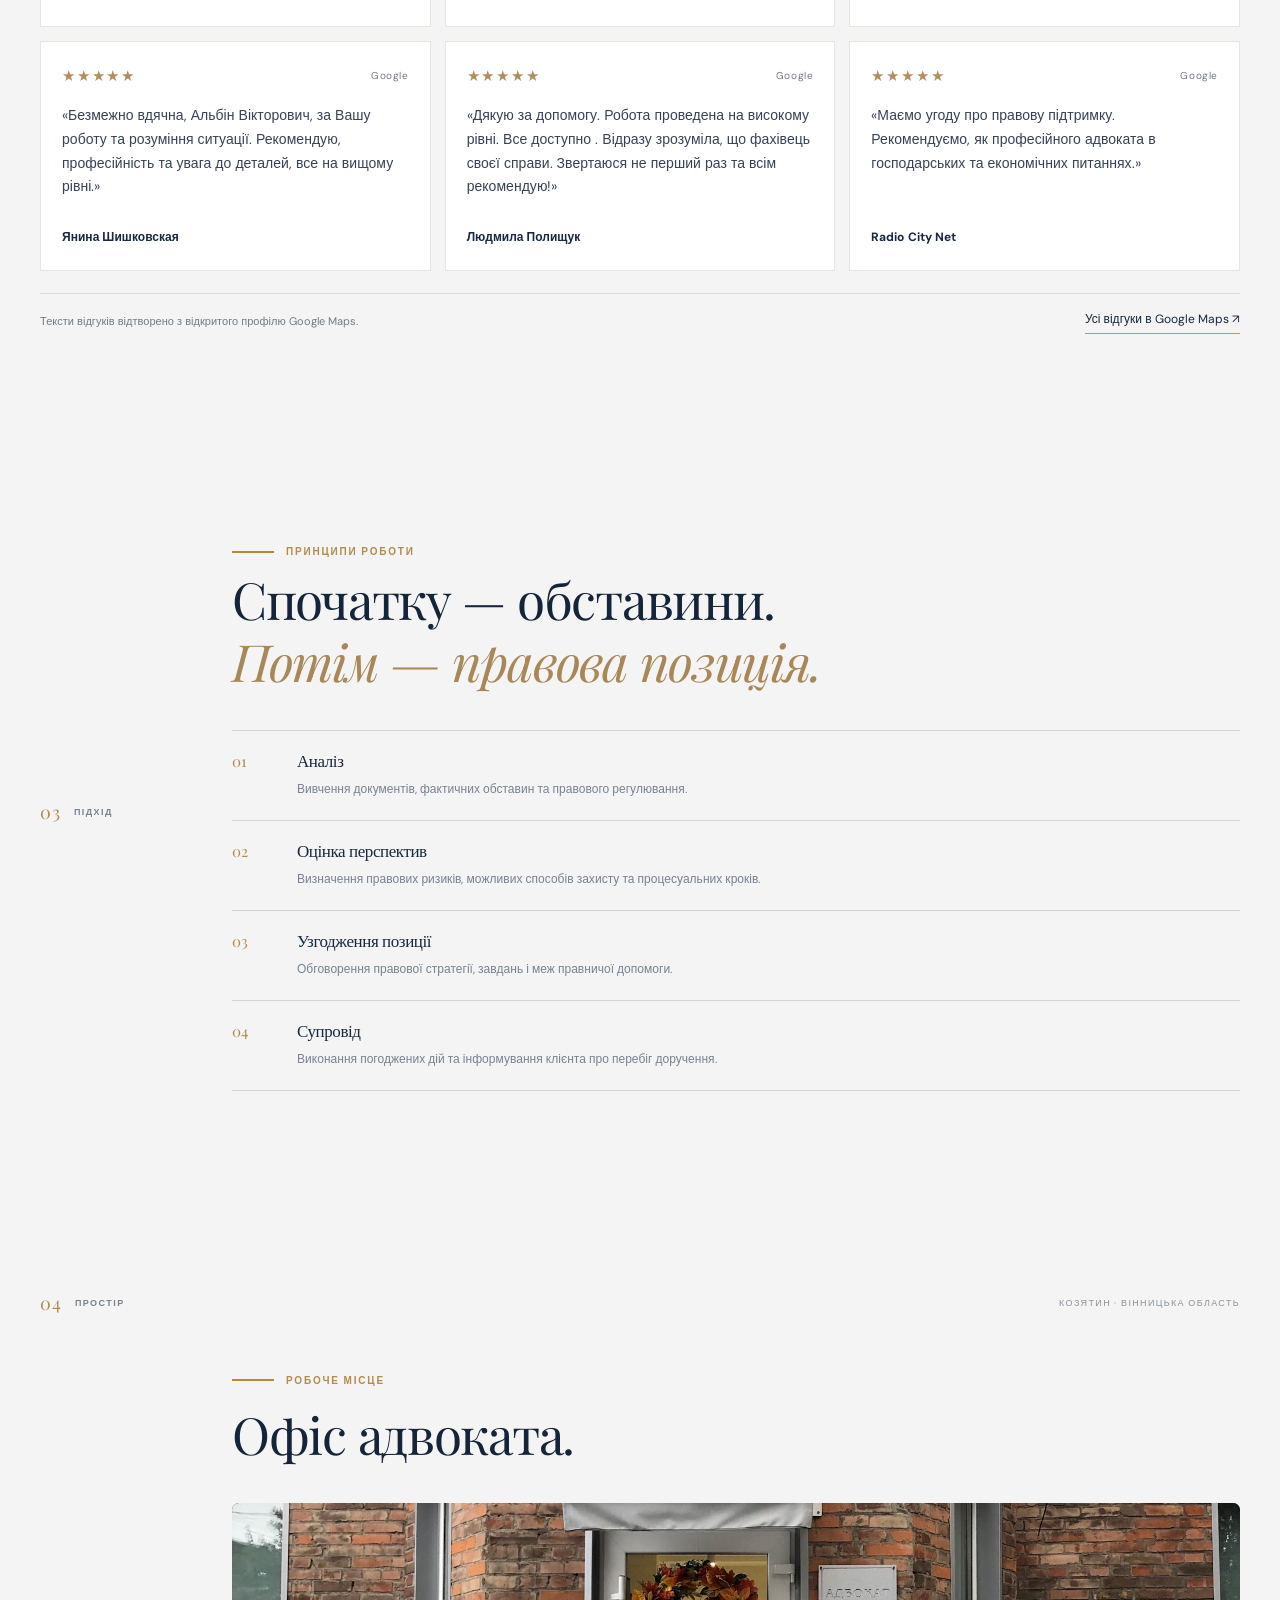
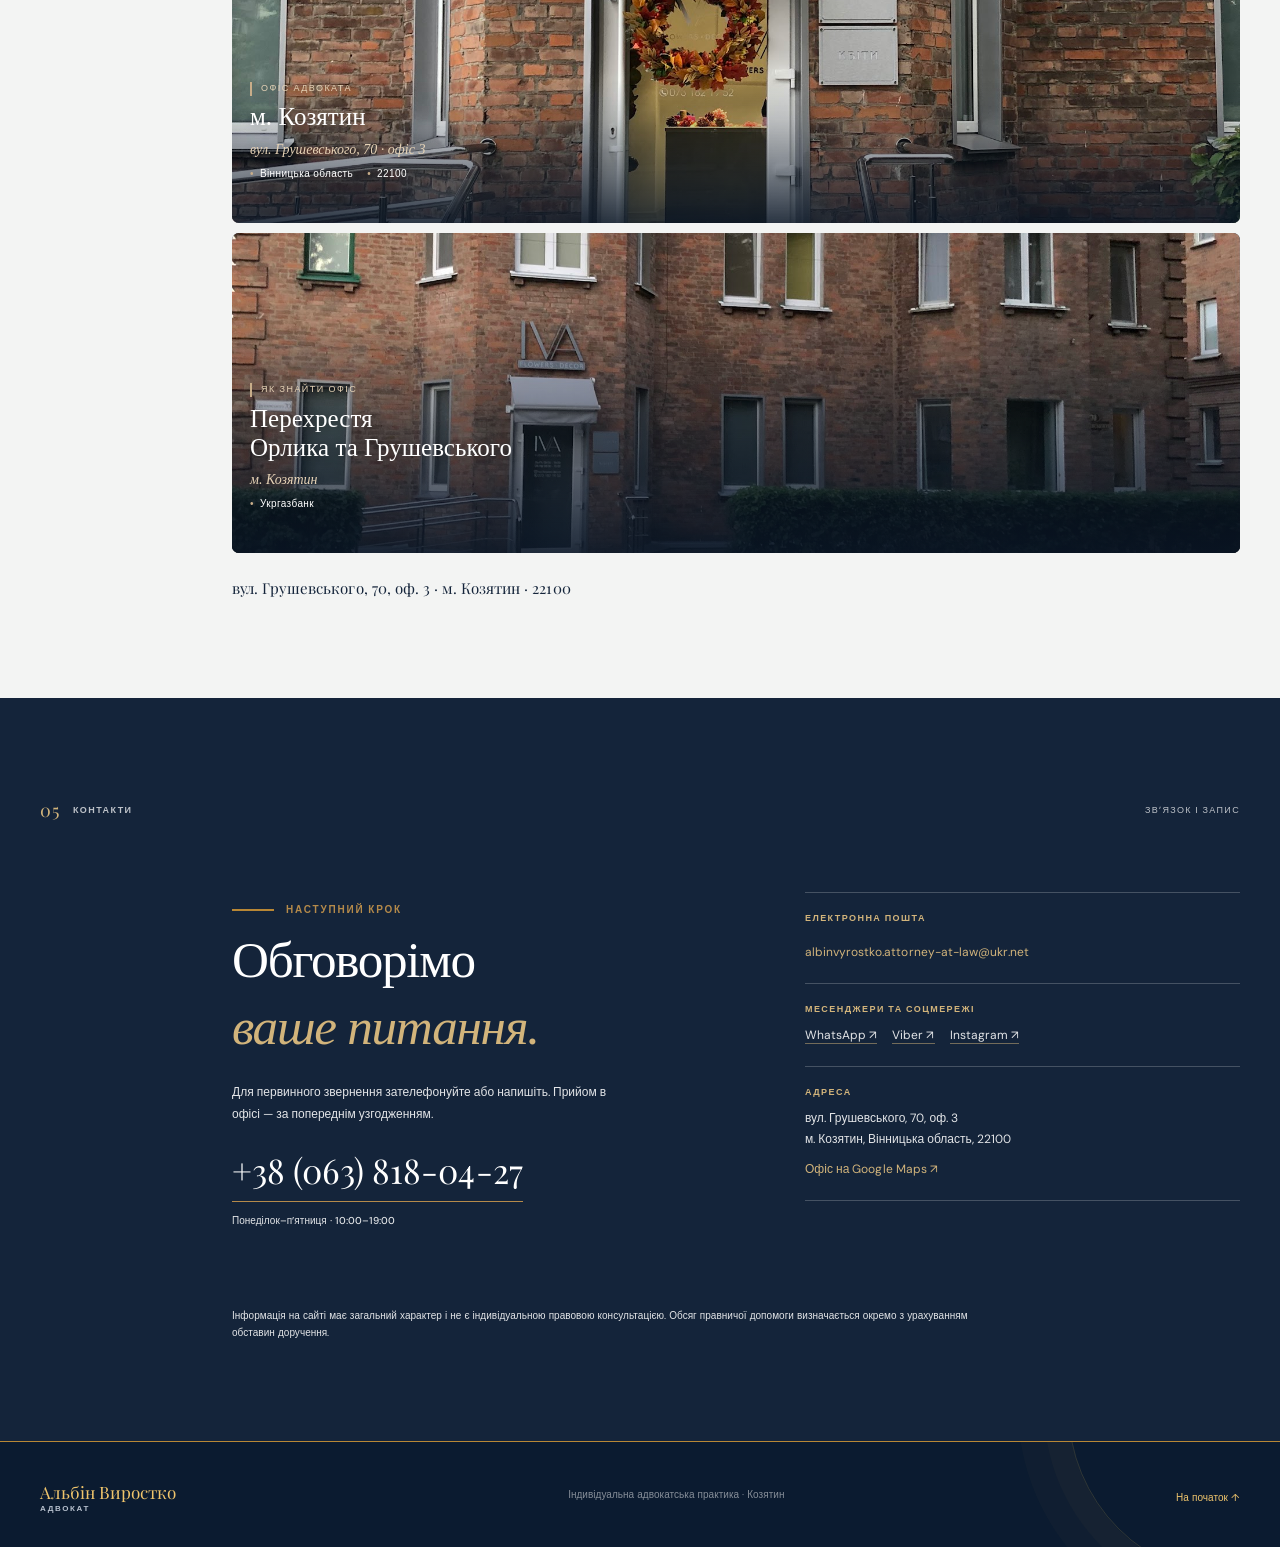
<file: cases.html>
<!doctype html><html lang="uk"><head><meta charset="utf-8"><meta name="viewport" content="width=device-width, initial-scale=1"><meta http-equiv="refresh" content="0; url=/#practice"><link rel="canonical" href="https://advokat-vyrostko.com.ua/#practice"><title>Судова практика — Адвокат Виростко</title><script>location.replace('/#practice');</script></head><body><p>Розділ перенесено на <a href="/#practice">єдину сторінку сайту</a>.</p></body></html>
</file>
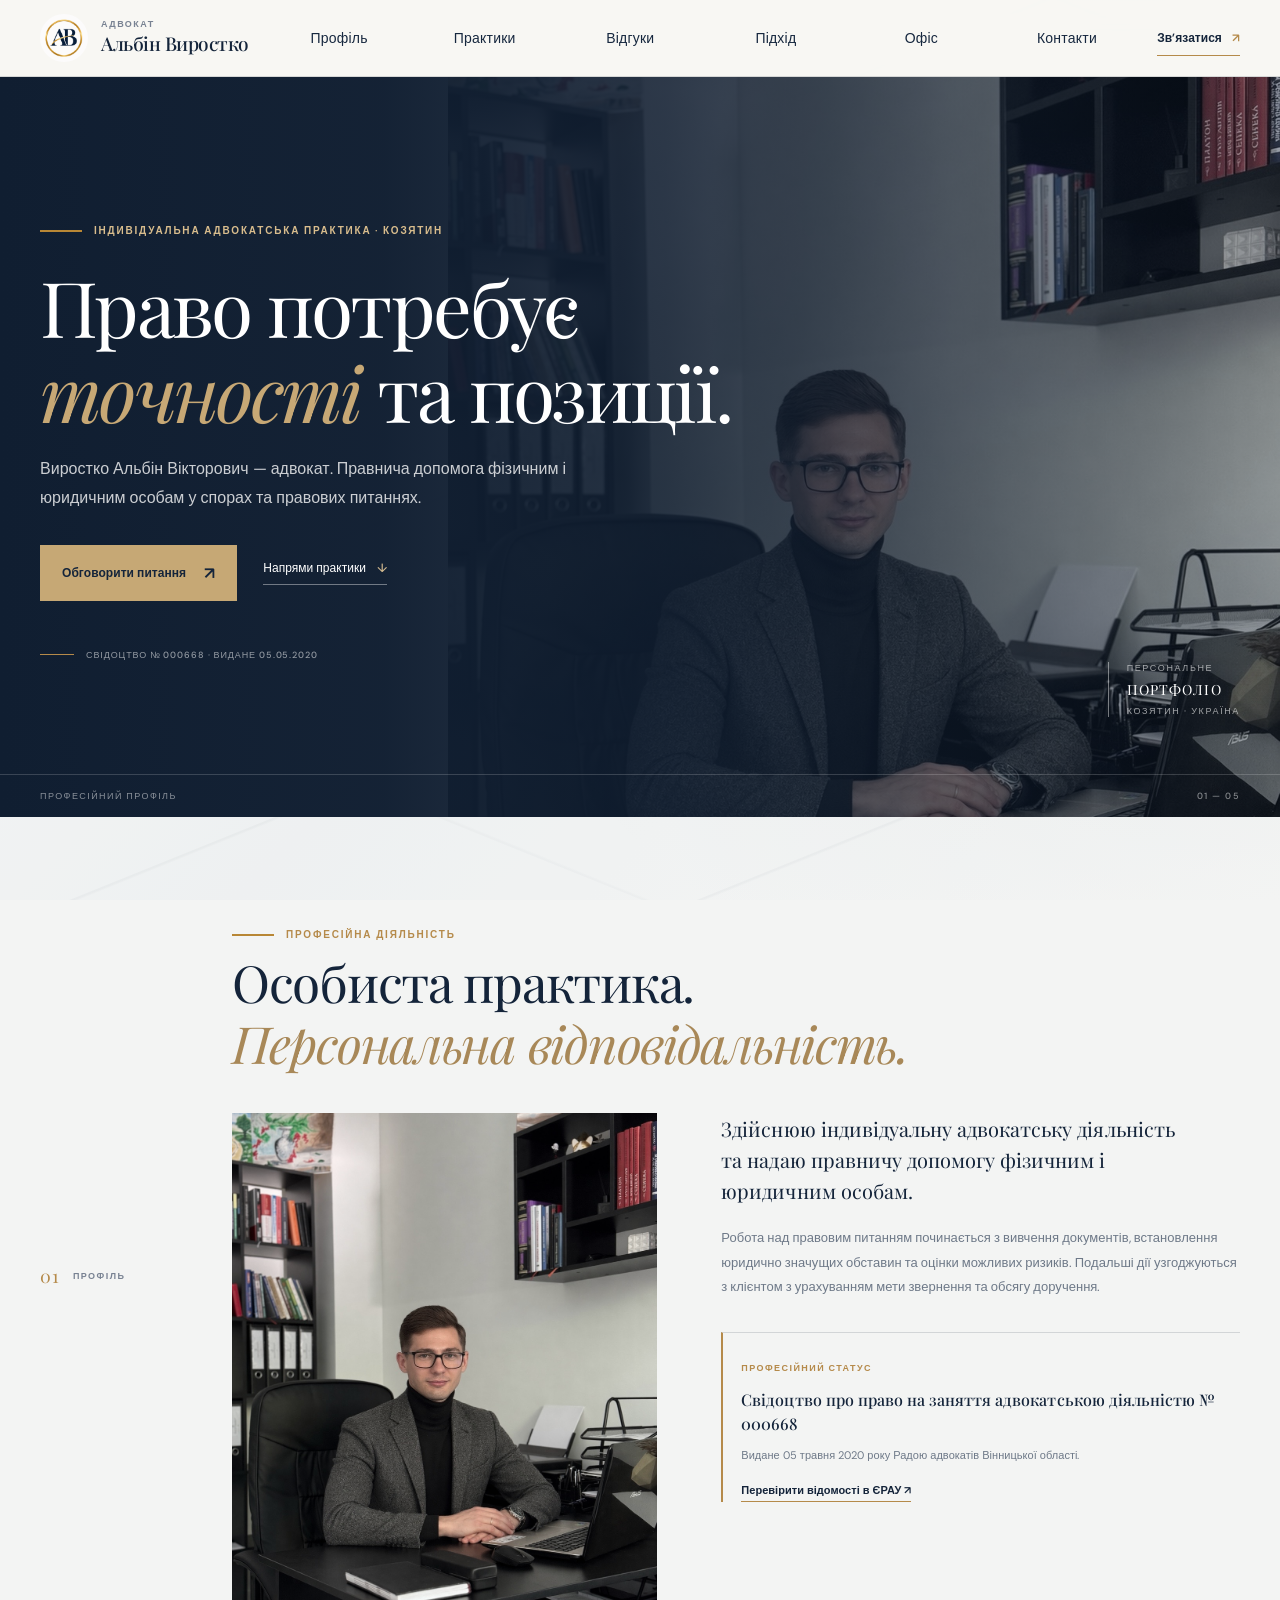
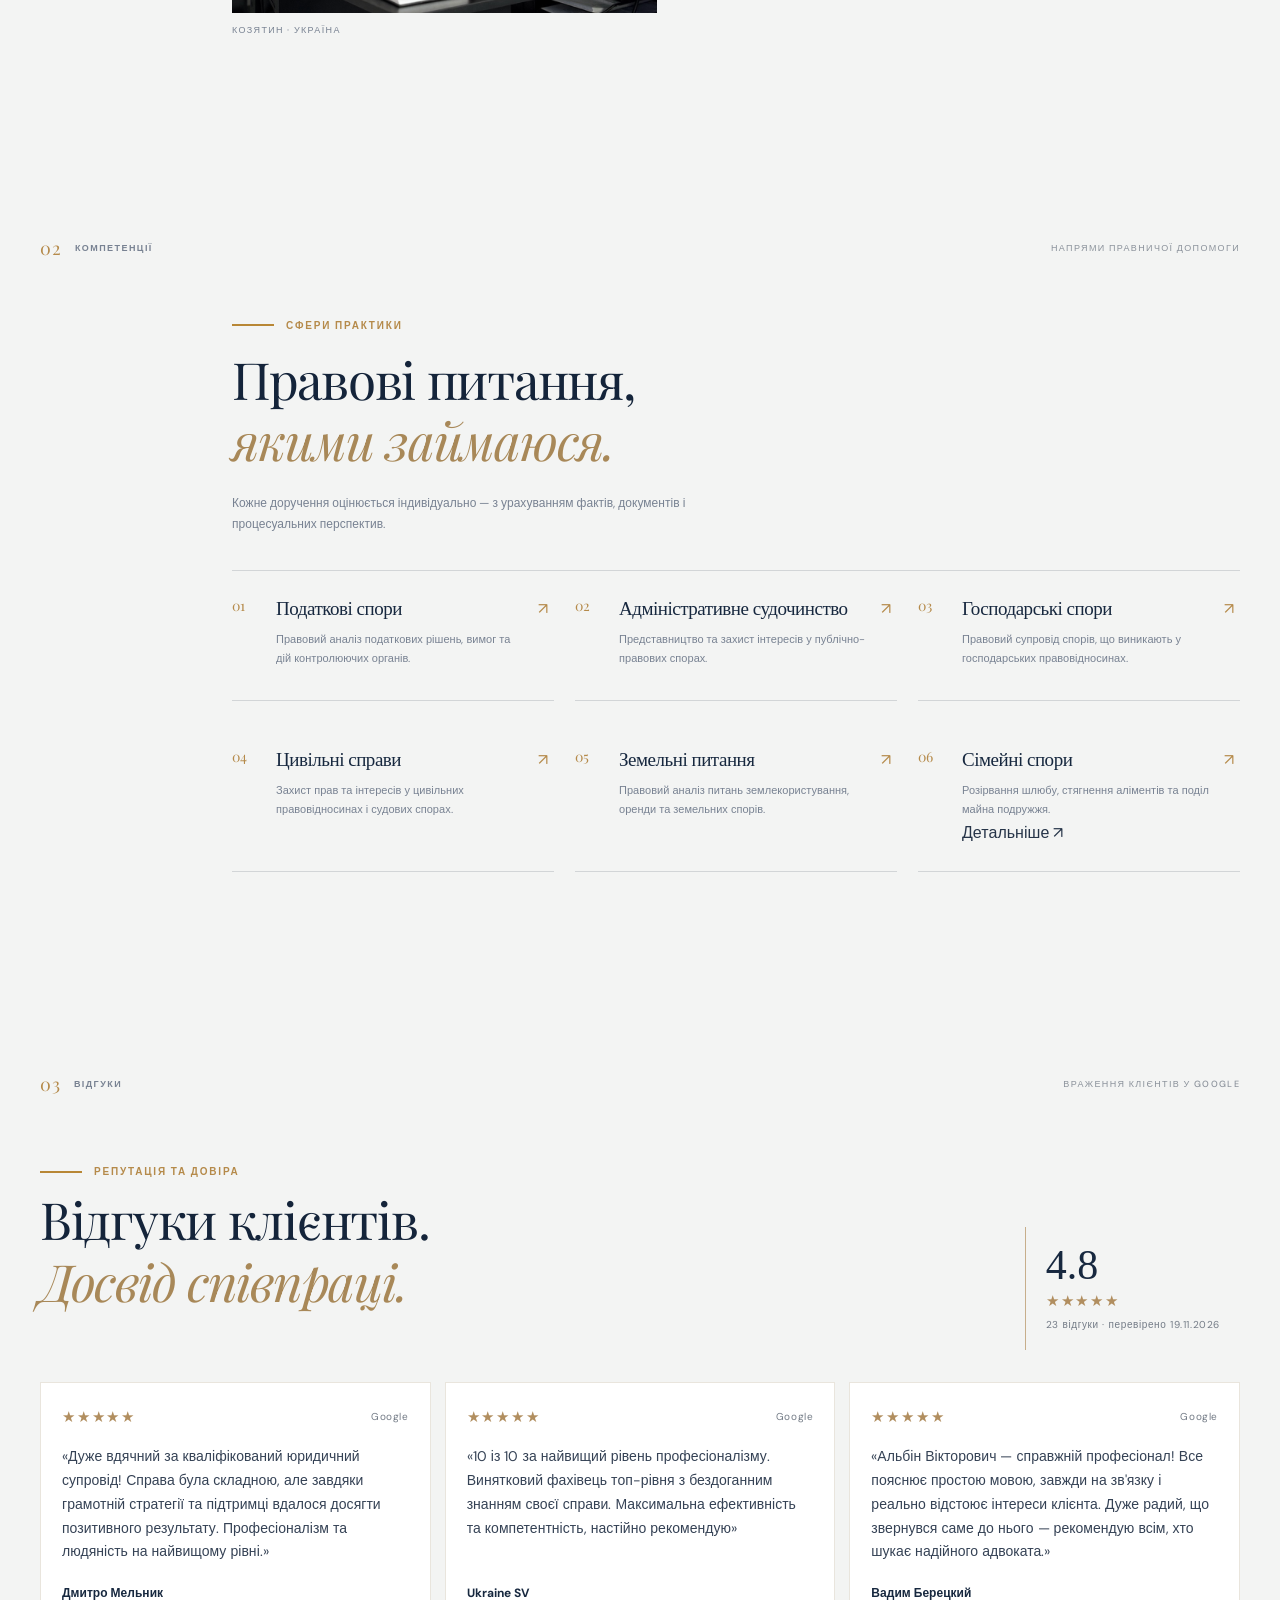
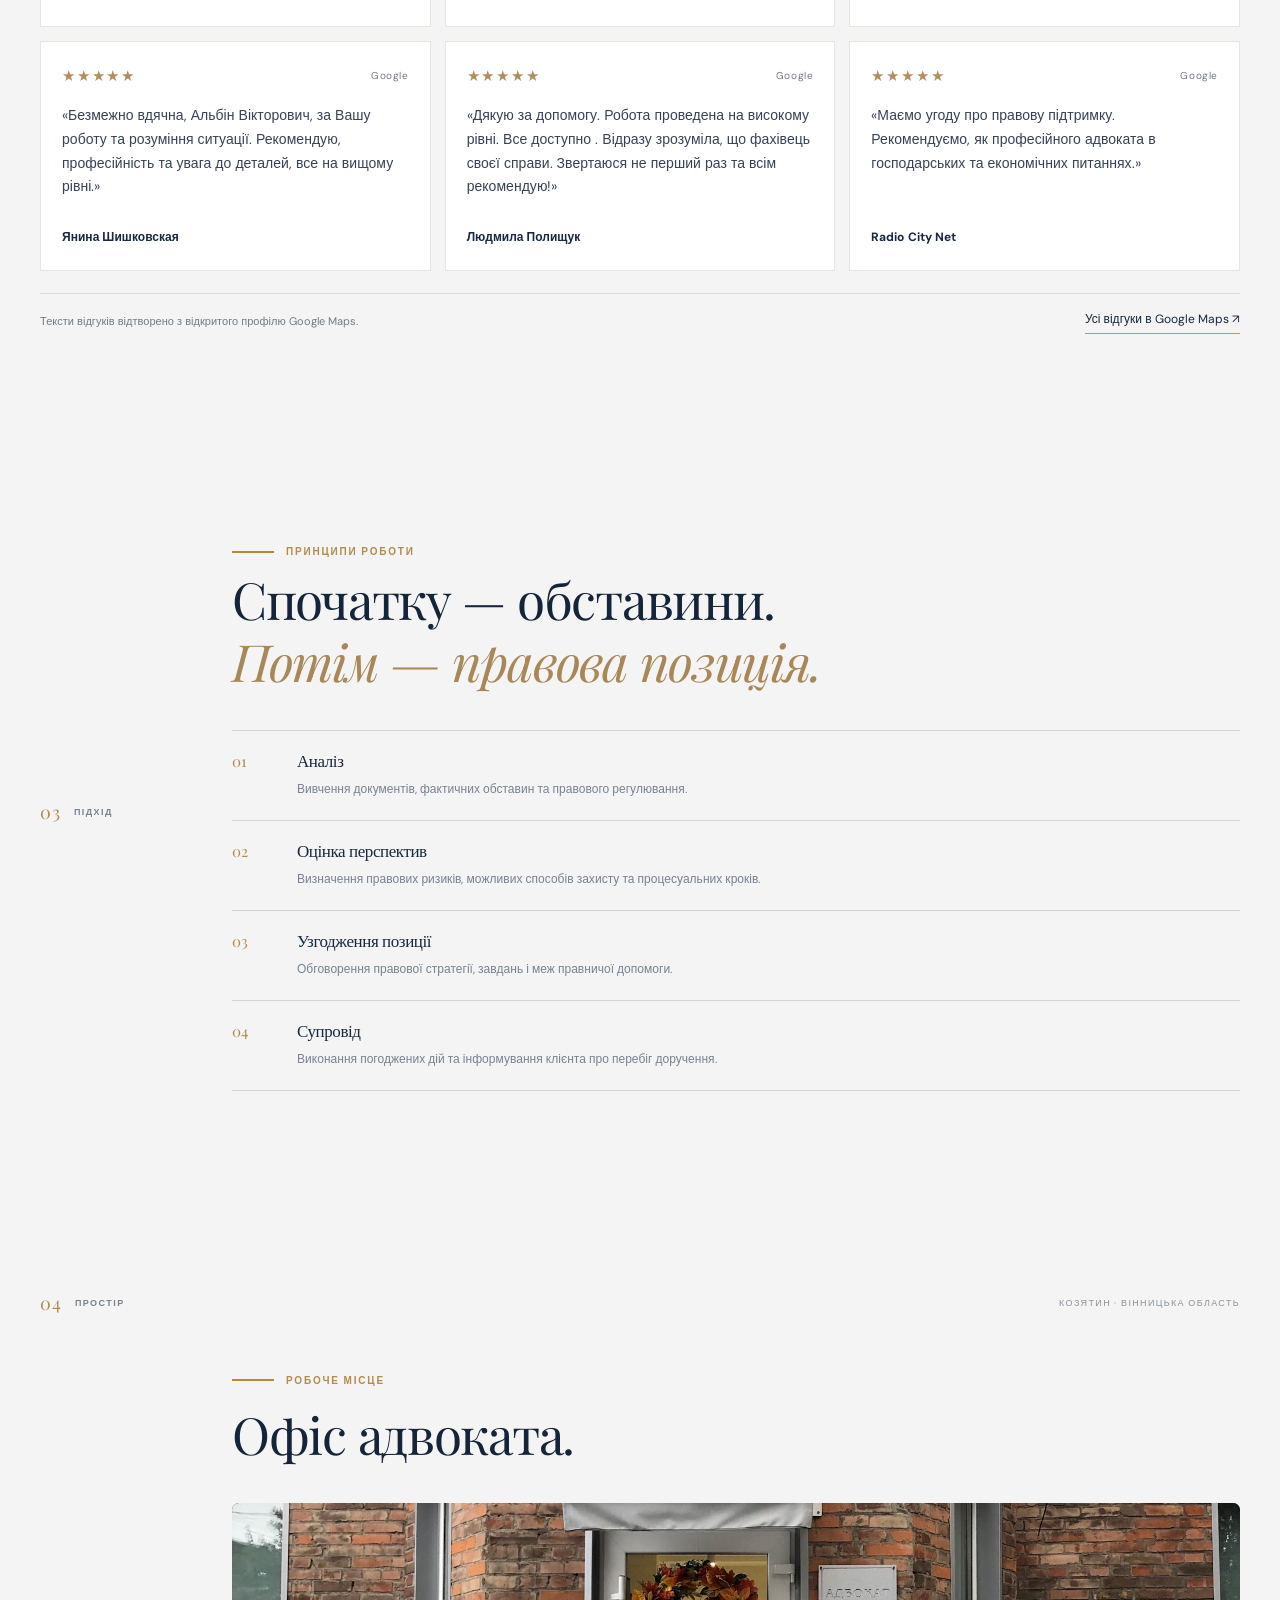
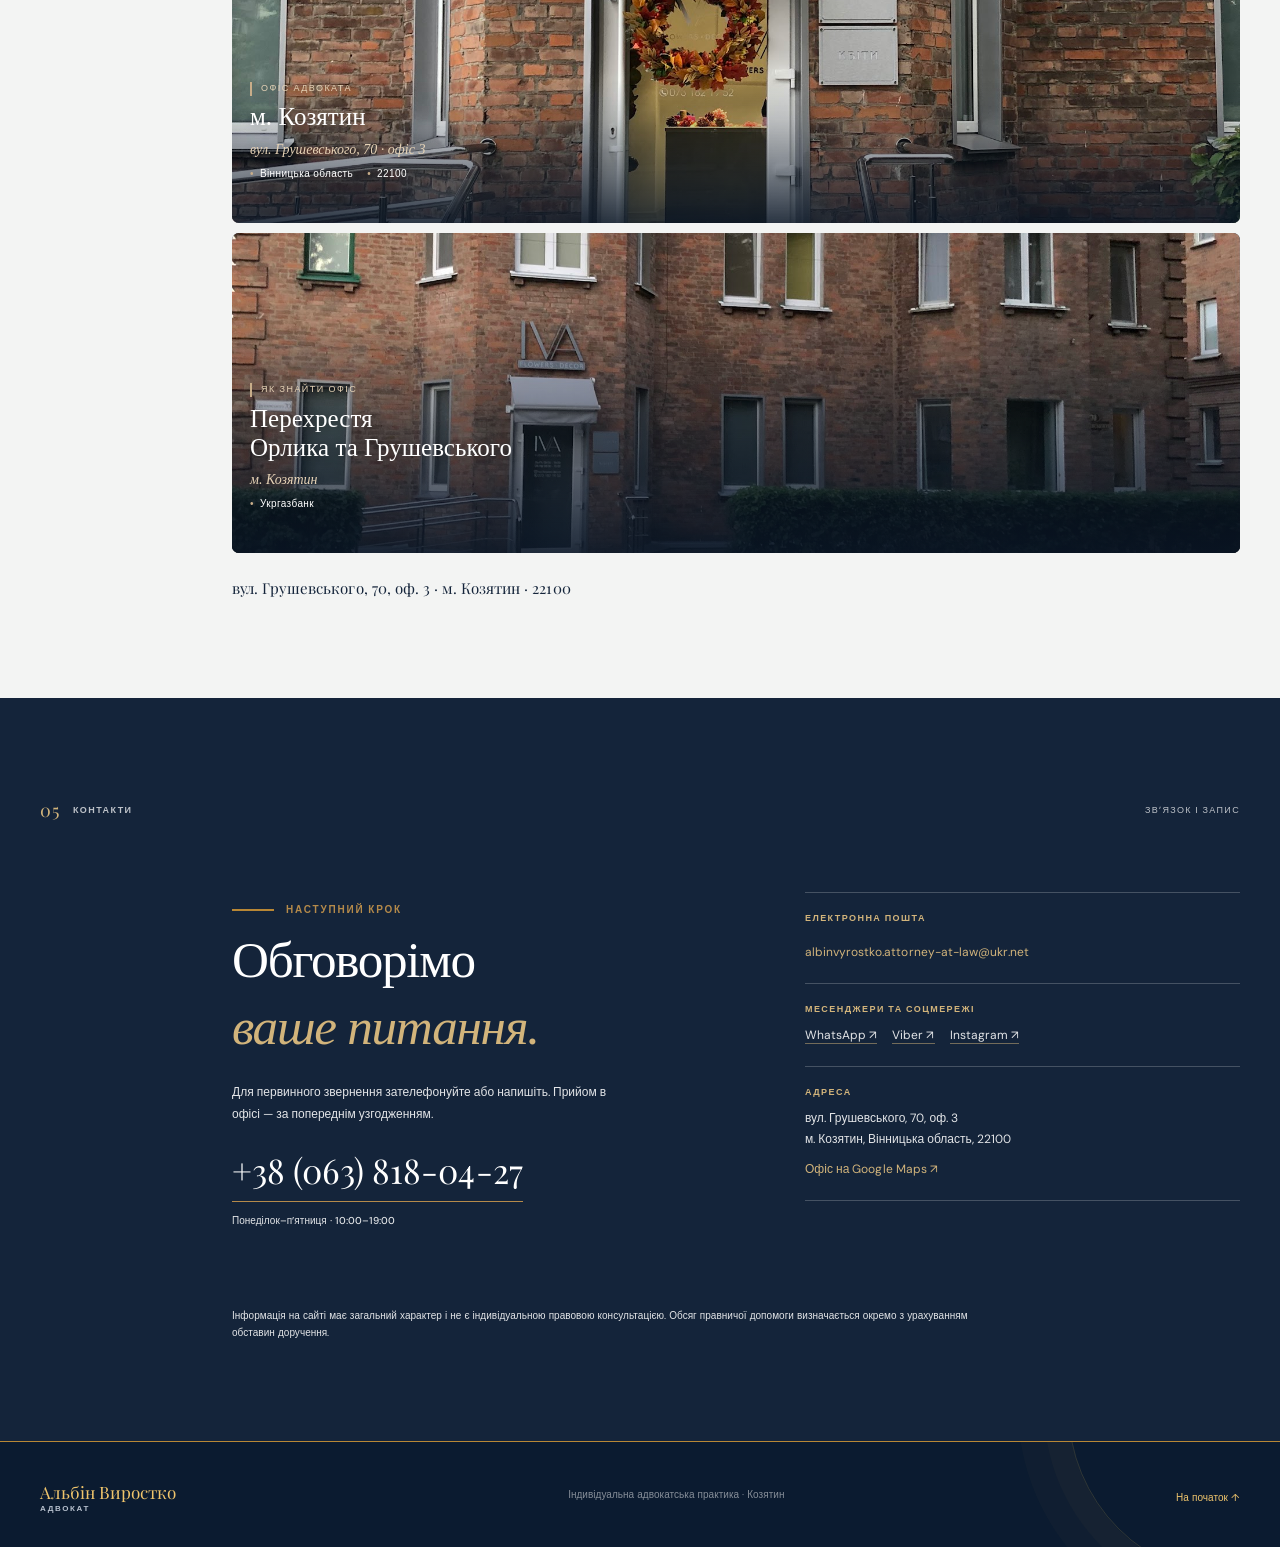
<file: contacts.html>
<!doctype html><html lang="uk"><head><meta charset="utf-8"><meta name="viewport" content="width=device-width, initial-scale=1"><meta http-equiv="refresh" content="0; url=/#contacts"><link rel="canonical" href="https://advokat-vyrostko.com.ua/#contacts"><title>Контакти — Адвокат Виростко</title><script>location.replace('/#contacts');</script></head><body><p>Розділ перенесено на <a href="/#contacts">єдину сторінку сайту</a>.</p></body></html>
</file>
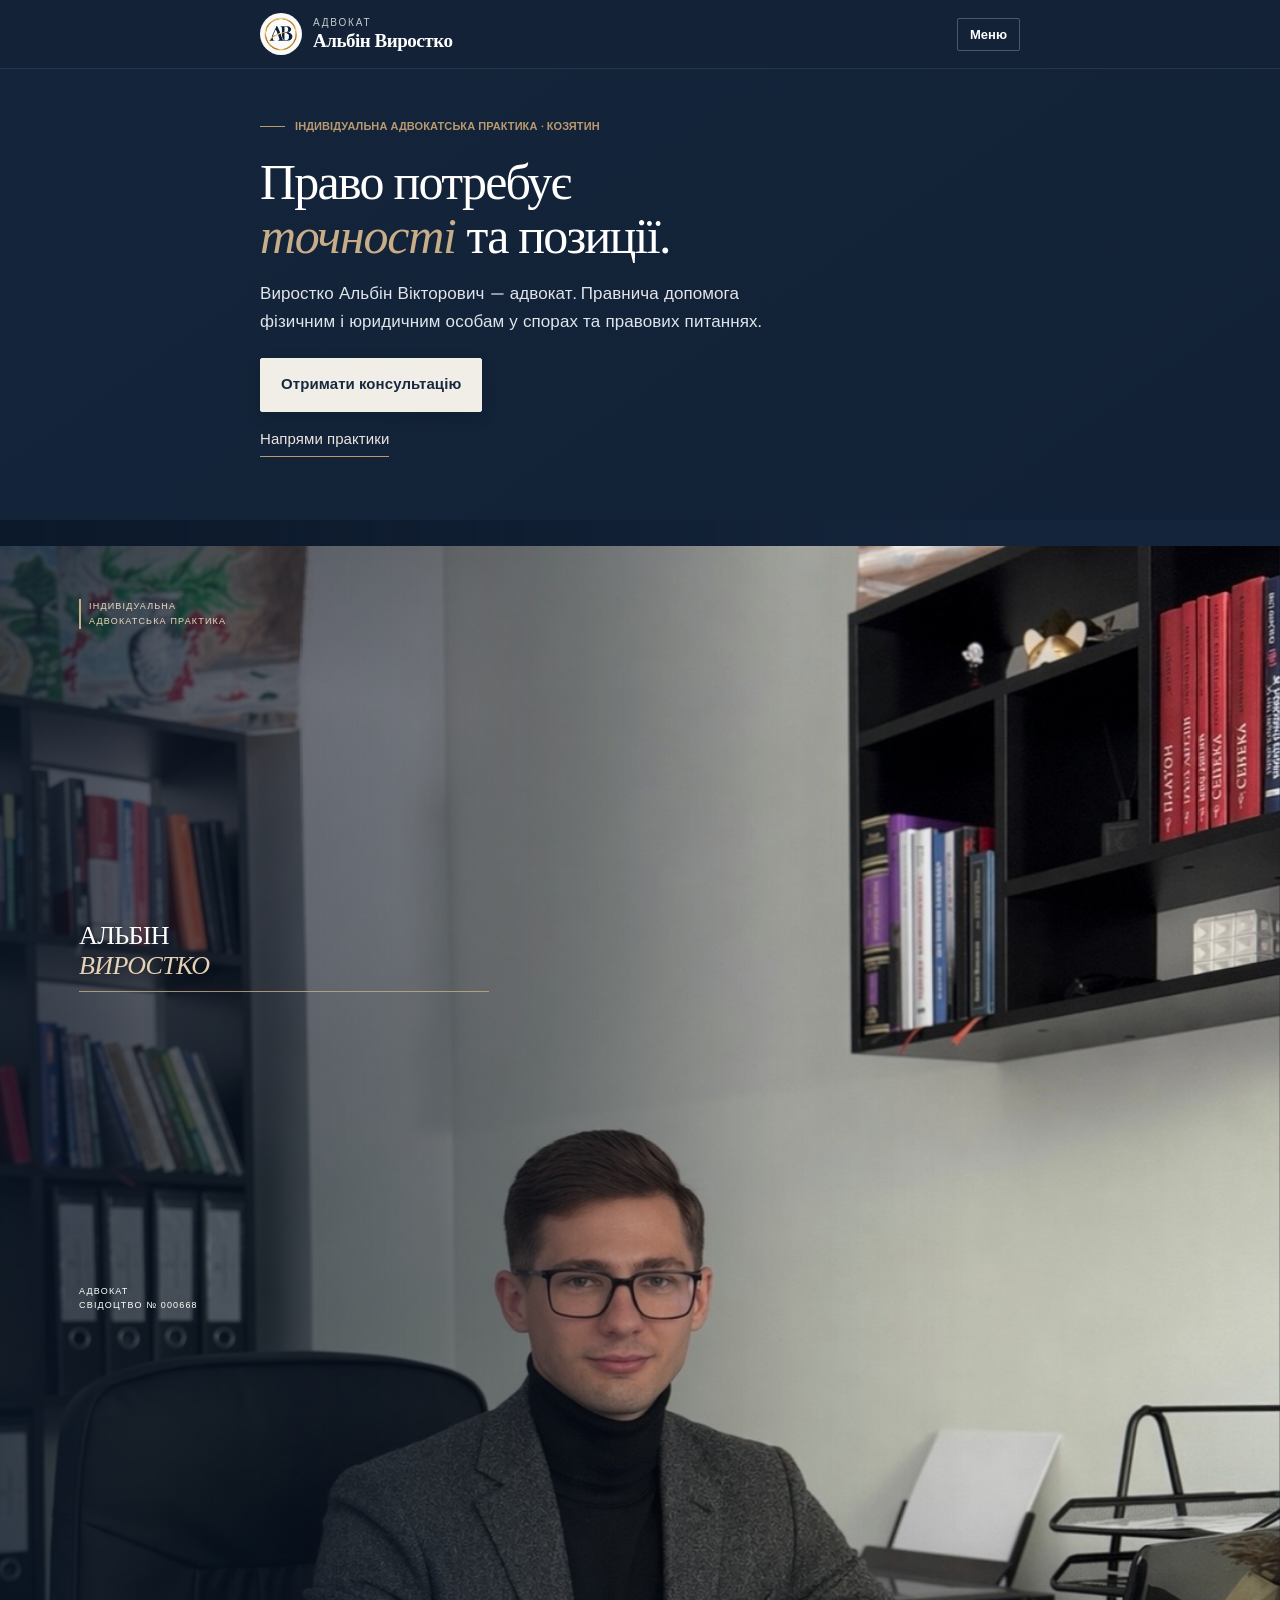
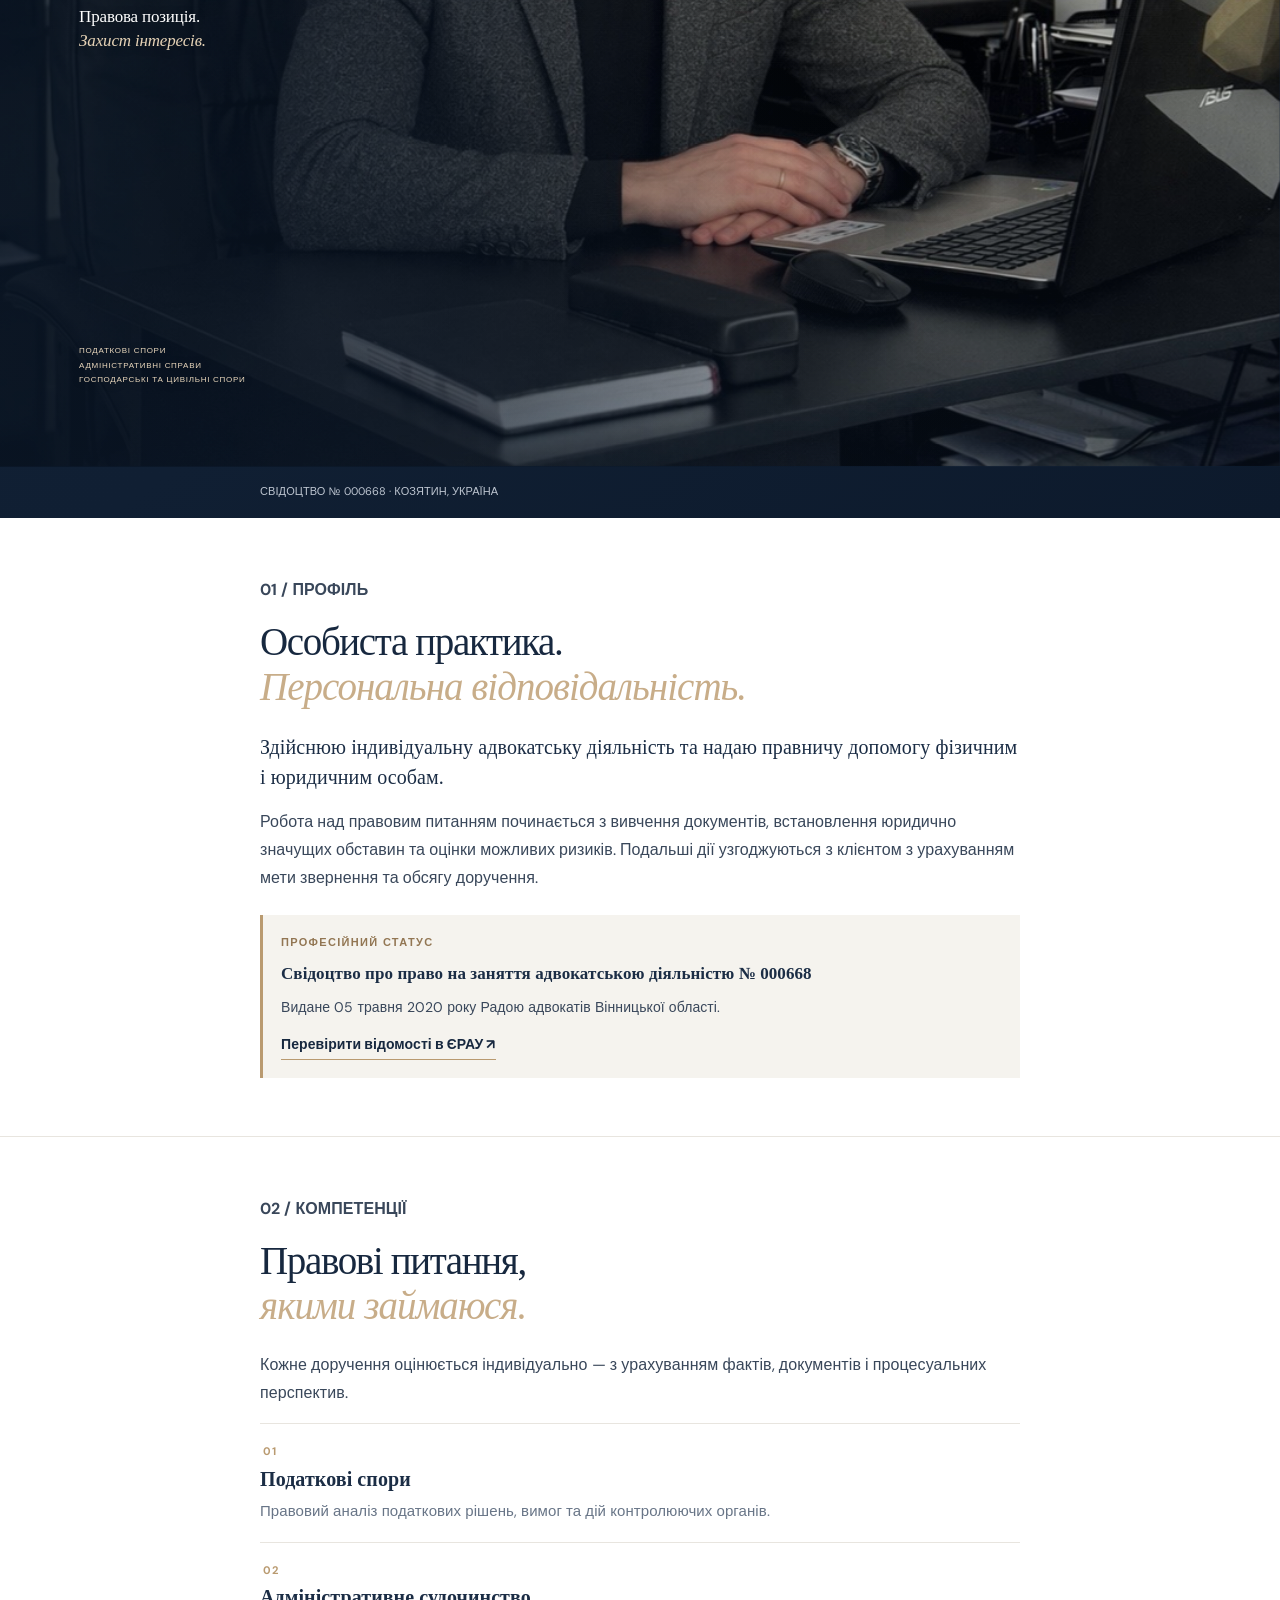
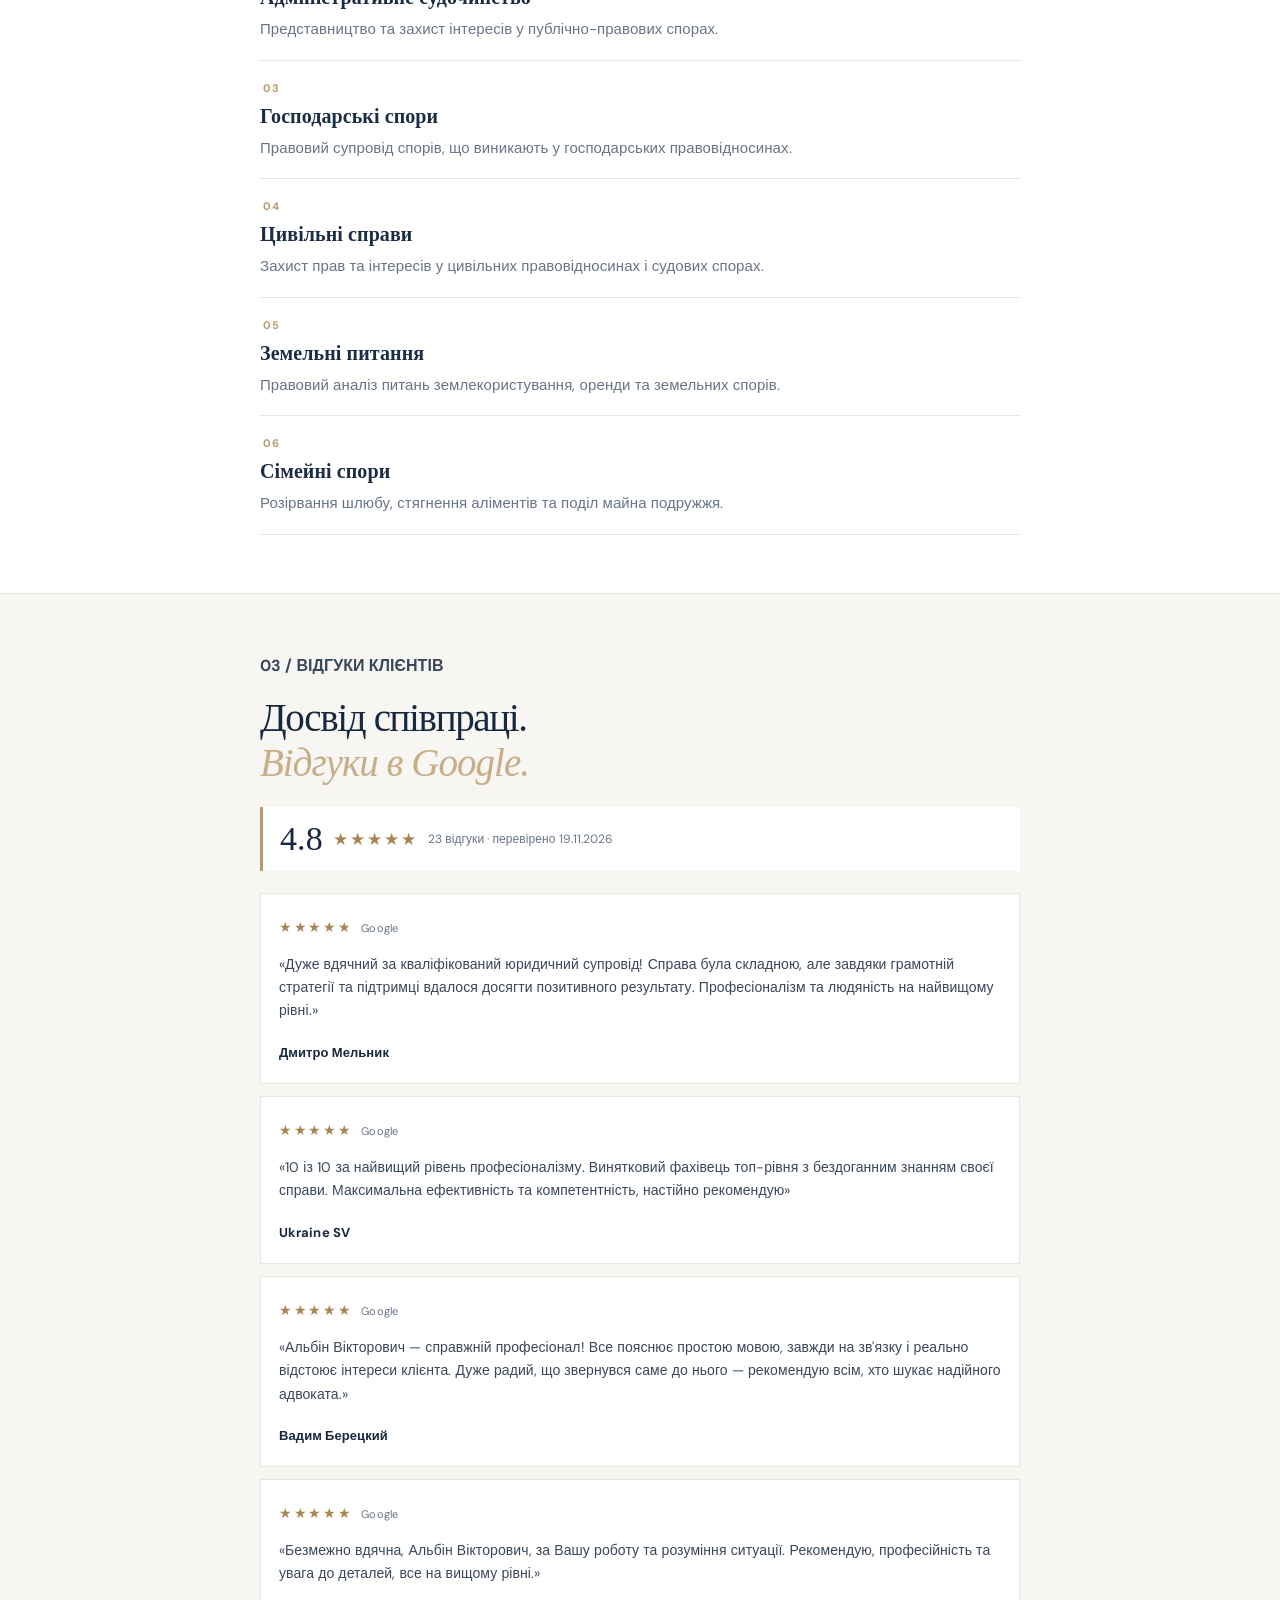
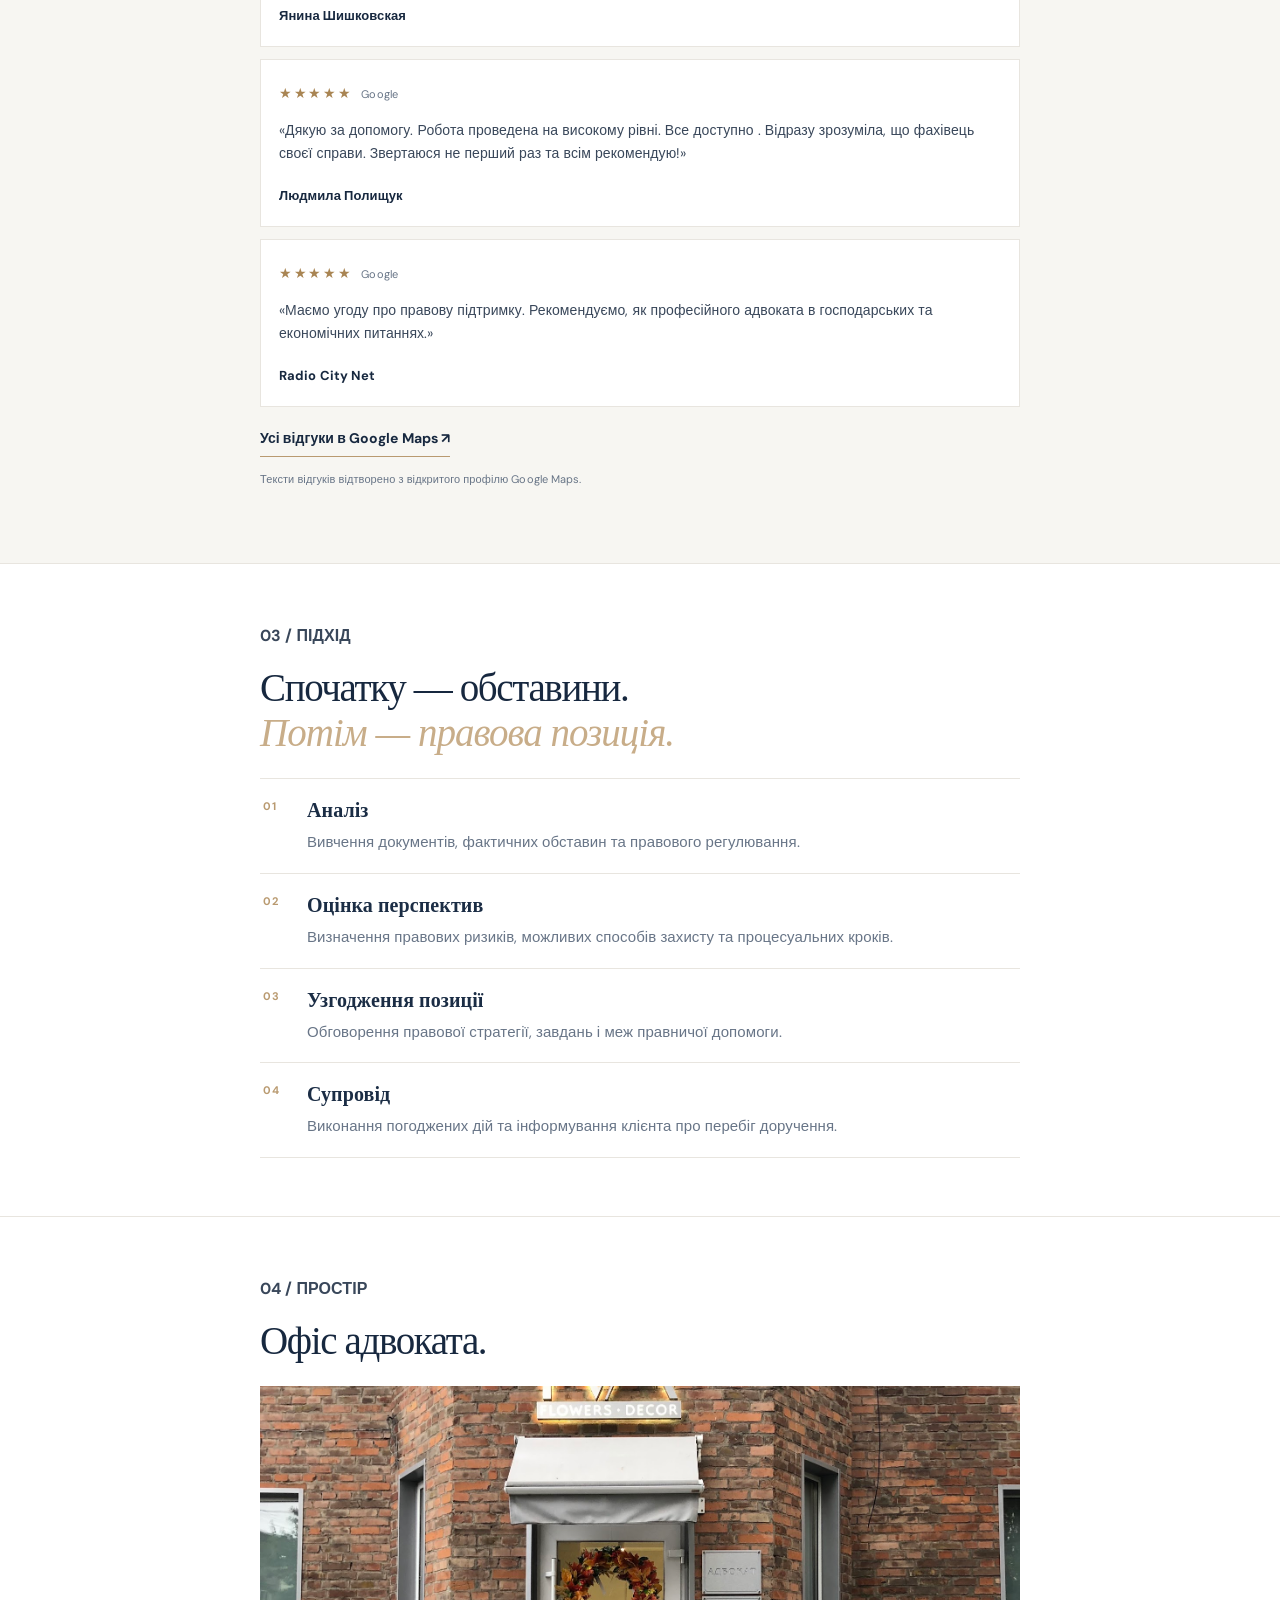
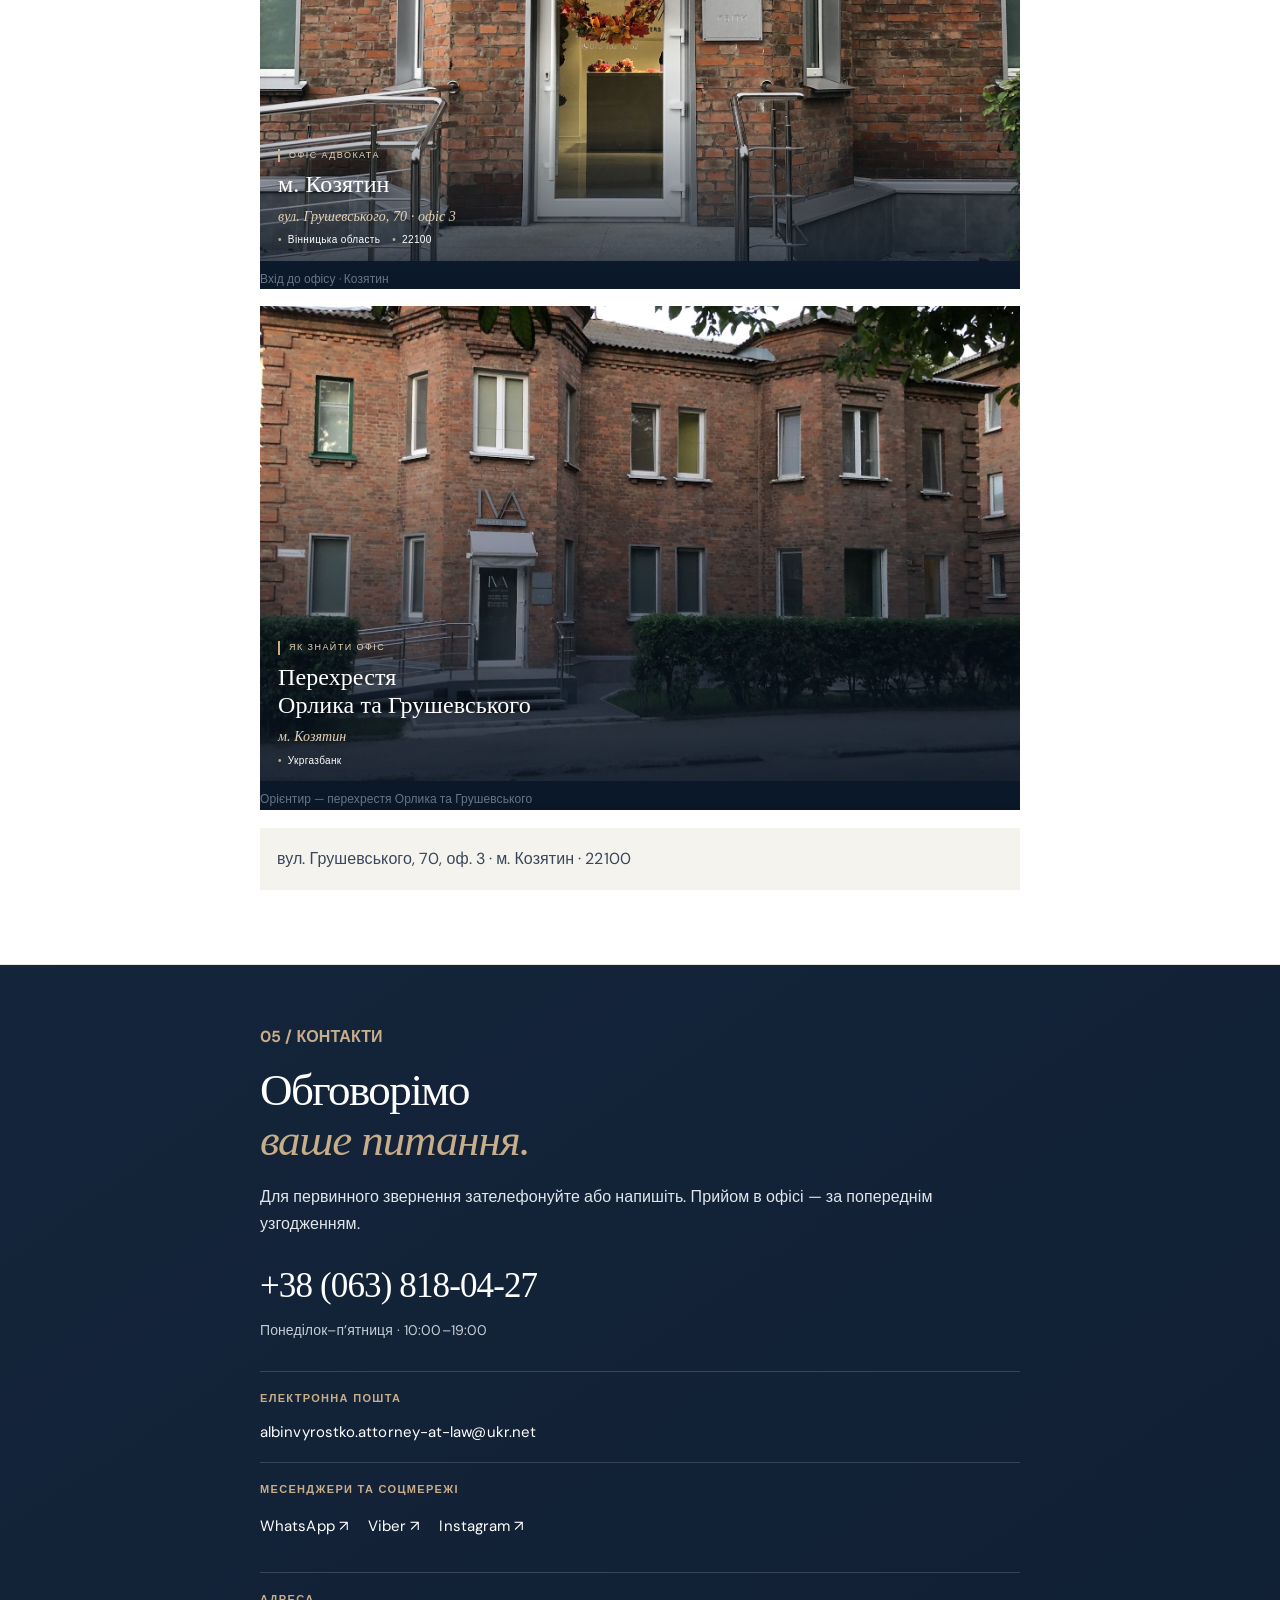
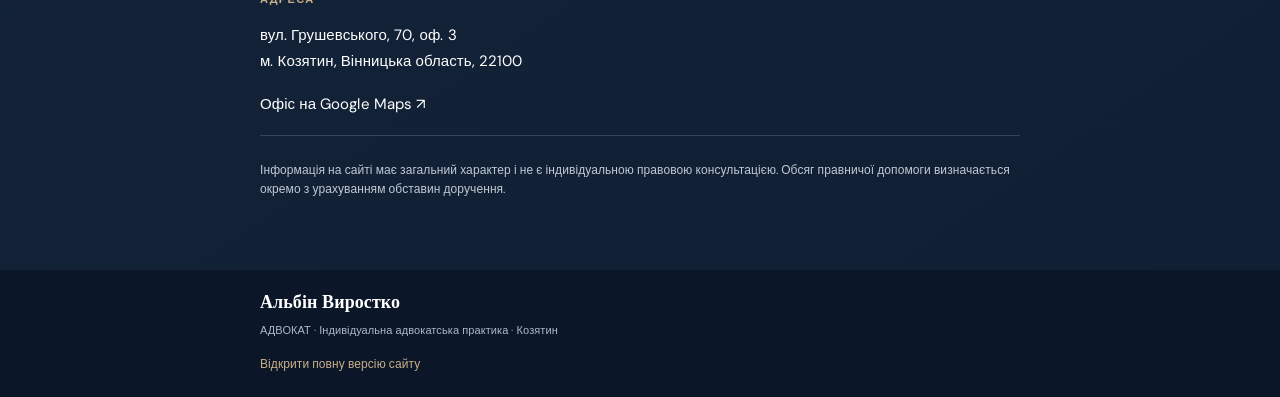
<file: mobile.html>
<!doctype html>
<html lang="uk"><head>
<meta charset="utf-8">
<!-- Google Tag Manager -->
<script async src="https://www.googletagmanager.com/gtm.js?id=GTM-KNX2B8H5"></script>
<script>
  window.dataLayer = window.dataLayer || [];
  function gtag(){dataLayer.push(arguments);}
  gtag('js', new Date());
</script>
<!-- End Google Tag Manager -->
<!-- Google Ads: contact-link conversions -->
<script async src="https://www.googletagmanager.com/gtag/js?id=AW-17553998056"></script>
<script>
  gtag('config', 'AW-17553998056', {allow_ad_personalization_signals: false});
</script>
<script defer src="/contact-conversions.js"></script>

<meta name="viewport" content="width=device-width,initial-scale=1,viewport-fit=cover">
<meta name="description" content="Адвокат Альбін Виростко в Козятині. Правнича допомога у сімейних, податкових, адміністративних, цивільних, господарських та земельних спорах.">
<meta name="theme-color" content="#0d1b2e"><title>Адвокат Альбін Виростко | Козятин</title>
<link rel="canonical" href="https://advokat-vyrostko.com.ua/">
<script type="application/ld+json">{"@context":"https://schema.org","@type":"LegalService","name":"Виростко Альбін Вікторович","url":"https://advokat-vyrostko.com.ua/","telephone":"+380638180427","email":"albinvyrostko.attorney-at-law@ukr.net","address":{"@type":"PostalAddress","streetAddress":"вул. Грушевського, 70, оф. 3","addressLocality":"Козятин","addressRegion":"Вінницька область","postalCode":"22100","addressCountry":"UA"},"@id":"https://advokat-vyrostko.com.ua/#advokat-koziatyn","hasMap":"https://www.google.com/maps/place/%D0%90%D0%B4%D0%B2%D0%BE%D0%BA%D0%B0%D1%82+%D0%92%D0%B8%D1%80%D0%BE%D1%81%D1%82%D0%BA%D0%BE+%D0%90%D0%BB%D1%8C%D0%B1%D1%96%D0%BD+%D0%92%D1%96%D0%BA%D1%82%D0%BE%D1%80%D0%BE%D0%B2%D0%B8%D1%87/@49.7181629,28.8385483,17z/data=!3m1!4b1!4m6!3m5!1s0x472ce193b4ad70a9:0x47db681601af133a!8m2!3d49.7181629!4d28.8385483!16s%2Fg%2F11yk94cjnp","geo":{"@type":"GeoCoordinates","latitude":49.7181629,"longitude":28.8385483},"image":"https://advokat-vyrostko.com.ua/albin-vyrostko-office.jpg","sameAs":["https://www.instagram.com/albin_vyrostko/"]}</script>
<link rel="preconnect" href="https://fonts.googleapis.com"><link rel="preconnect" href="https://fonts.gstatic.com" crossorigin>
<link href="https://fonts.googleapis.com/css2?family=DM+Sans:wght@400;500;600;700&display=swap" rel="stylesheet">
<link rel="stylesheet" href="/mobile.css?v=office-photo-slide-20261120"><link rel="icon" type="image/png" sizes="96x96" href="/favicon-av-96.png"><link rel="apple-touch-icon" sizes="180x180" href="/apple-touch-icon.png">
<meta property="og:site_name" content="Адвокат Альбін Виростко">
<script type="application/ld+json">{"@context":"https://schema.org","@type":"WebSite","@id":"https://advokat-vyrostko.com.ua/#website","url":"https://advokat-vyrostko.com.ua/","name":"Адвокат Альбін Виростко","alternateName":["Адвокат Виростко Альбін Вікторович","advokat-vyrostko.com.ua"],"inLanguage":"uk","publisher":{"@id":"https://advokat-vyrostko.com.ua/#advokat-koziatyn"}}</script>
<meta property="og:type" content="website"><meta property="og:locale" content="uk_UA"><meta property="og:title" content="Адвокат Альбін Виростко | Козятин"><meta property="og:description" content="Індивідуальна адвокатська практика у Козятині. Профіль, напрями практики та контакти."><meta property="og:url" content="https://advokat-vyrostko.com.ua/"><meta property="og:image" content="https://advokat-vyrostko.com.ua/albin-vyrostko-office.jpg">
</head><body>
<header class="m-header"><div class="wrap m-head-inner"><a class="m-brand" href="#top"><img src="/logo-av.png" alt="Логотип АВ" width="42" height="42" style="display:block;width:42px;height:42px;flex:0 0 42px;object-fit:contain;border-radius:50%;" decoding="async"><span><small>АДВОКАТ</small><strong>Альбін Виростко</strong></span></a><button class="m-menu" type="button" aria-expanded="false" aria-controls="m-nav">Меню</button></div><nav class="wrap m-nav" id="m-nav"><a href="#about">Профіль</a><a href="#practice">Практики</a><a href="#reviews">Відгуки</a><a href="#approach">Підхід</a><a href="#office">Офіс</a><a href="#contacts">Контакти</a></nav></header>
<main id="top">
<section class="m-hero"><div class="wrap"><p class="m-eyebrow">Індивідуальна адвокатська практика · Козятин</p><h1>Право потребує<br><em>точності</em> та позиції.</h1><p class="m-lead">Виростко Альбін Вікторович — адвокат. Правнича допомога фізичним і юридичним особам у спорах та правових питаннях.</p><div class="m-actions"><a class="m-button" href="#contacts">Отримати консультацію</a><a class="m-secondary" href="#practice">Напрями практики</a></div></div><div class="m-photo-frame"><img class="m-hero-photo" src="/albin-vyrostko-office.jpg" alt="Адвокат Альбін Виростко у робочому кабінеті"><div class="m-photo-overlay">
  <span class="m-photo-kicker">ІНДИВІДУАЛЬНА<br>АДВОКАТСЬКА ПРАКТИКА</span>
  <strong>АЛЬБІН<br><em>ВИРОСТКО</em></strong>
  <span class="m-photo-role">АДВОКАТ<br>СВІДОЦТВО № 000668</span>
  <p>Правова позиція.<br><em>Захист інтересів.</em></p>
  <span class="m-photo-specialties">ПОДАТКОВІ СПОРИ<br>АДМІНІСТРАТИВНІ СПРАВИ<br>ГОСПОДАРСЬКІ ТА ЦИВІЛЬНІ СПОРИ</span>
</div></div><div class="wrap m-hero-caption">Свідоцтво № 000668 · Козятин, Україна</div></section>
<section class="m-section" id="about"><div class="wrap"><p class="m-kicker">01 / Профіль</p><h2 class="m-section-title">Особиста практика.<br><em>Персональна відповідальність.</em></h2><p class="m-strong">Здійснюю індивідуальну адвокатську діяльність та надаю правничу допомогу фізичним і юридичним особам.</p><p>Робота над правовим питанням починається з вивчення документів, встановлення юридично значущих обставин та оцінки можливих ризиків. Подальші дії узгоджуються з клієнтом з урахуванням мети звернення та обсягу доручення.</p><div class="m-credential"><small>ПРОФЕСІЙНИЙ СТАТУС</small><strong>Свідоцтво про право на заняття адвокатською діяльністю № 000668</strong><p>Видане 05 травня 2020 року Радою адвокатів Вінницької області.</p><a class="m-inline-link" href="https://erau.unba.org.ua/" target="_blank" rel="noopener noreferrer">Перевірити відомості в ЄРАУ ↗</a></div></div></section>
<section class="m-section" id="practice"><div class="wrap"><p class="m-kicker">02 / Компетенції</p><h2 class="m-section-title">Правові питання,<br><em>якими займаюся.</em></h2><p>Кожне доручення оцінюється індивідуально — з урахуванням фактів, документів і процесуальних перспектив.</p><ol class="m-practice-list"><li><span class="m-number">01</span><h3>Податкові спори</h3><p>Правовий аналіз податкових рішень, вимог та дій контролюючих органів.</p></li><li><span class="m-number">02</span><h3>Адміністративне судочинство</h3><p>Представництво та захист інтересів у публічно-правових спорах.</p></li><li><span class="m-number">03</span><h3>Господарські спори</h3><p>Правовий супровід спорів, що виникають у господарських правовідносинах.</p></li><li><span class="m-number">04</span><h3>Цивільні справи</h3><p>Захист прав та інтересів у цивільних правовідносинах і судових спорах.</p></li><li><span class="m-number">05</span><h3>Земельні питання</h3><p>Правовий аналіз питань землекористування, оренди та земельних спорів.</p></li><li><span class="m-number">06</span><h3><a href="/simeyni-spory.html">Сімейні спори</a></h3><p>Розірвання шлюбу, стягнення аліментів та поділ майна подружжя.</p></li></ol></div></section>

<section class="m-section m-reviews" id="reviews">
  <div class="wrap">
    <p class="m-kicker">03 / Відгуки клієнтів</p>
    <h2 class="m-section-title">Досвід співпраці.<br><em>Відгуки в Google.</em></h2>
    <div class="m-reviews-score"><strong>4.8</strong><span>★★★★★</span><small>23 відгуки · перевірено 19.11.2026</small></div>
    <div class="m-review-list">
      <article><span>★★★★★</span><small>Google</small><blockquote>«Дуже вдячний за кваліфікований юридичний супровід! Справа була складною, але завдяки грамотній стратегії та підтримці вдалося досягти позитивного результату. Професіоналізм та людяність на найвищому рівні.»</blockquote><strong>Дмитро Мельник</strong></article>
      <article><span>★★★★★</span><small>Google</small><blockquote>«10 із 10 за найвищий рівень професіоналізму. Винятковий фахівець топ-рівня з бездоганним знанням своєї справи. Максимальна ефективність та компетентність, настійно рекомендую»</blockquote><strong>Ukraine SV</strong></article>
      <article><span>★★★★★</span><small>Google</small><blockquote>«Альбін Вікторович — справжній професіонал! Все пояснює простою мовою, завжди на зв'язку і реально відстоює інтереси клієнта. Дуже радий, що звернувся саме до нього — рекомендую всім, хто шукає надійного адвоката.»</blockquote><strong>Вадим Берецкий</strong></article>
      <article><span>★★★★★</span><small>Google</small><blockquote>«Безмежно вдячна, Альбін Вікторович, за Вашу роботу та розуміння ситуації. Рекомендую, професійність та увага до деталей, все на вищому рівні.»</blockquote><strong>Янина Шишковская</strong></article>
      <article><span>★★★★★</span><small>Google</small><blockquote>«Дякую за допомогу. Робота проведена на високому рівні. Все доступно . Відразу зрозуміла, що фахівець своєї справи. Звертаюся не перший раз та всім рекомендую!»</blockquote><strong>Людмила Полищук</strong></article>
      <article><span>★★★★★</span><small>Google</small><blockquote>«Маємо угоду про правову підтримку. Рекомендуємо, як професійного адвоката в господарських та економічних питаннях.»</blockquote><strong>Radio City Net</strong></article>
    </div>
    <a class="m-reviews-link" href="https://www.google.com/maps/place/%D0%90%D0%B4%D0%B2%D0%BE%D0%BA%D0%B0%D1%82+%D0%92%D0%B8%D1%80%D0%BE%D1%81%D1%82%D0%BA%D0%BE+%D0%90%D0%BB%D1%8C%D0%B1%D1%96%D0%BD+%D0%92%D1%96%D0%BA%D1%82%D0%BE%D1%80%D0%BE%D0%B2%D0%B8%D1%87/@49.7181629,28.8385483,17z/data=!3m1!4b1!4m6!3m5!1s0x472ce193b4ad70a9:0x47db681601af133a!8m2!3d49.7181629!4d28.8385483!16s%2Fg%2F11yk94cjnp" target="_blank" rel="noopener noreferrer">Усі відгуки в Google Maps ↗</a>
    <p class="m-reviews-note">Тексти відгуків відтворено з відкритого профілю Google Maps.</p>
  </div>
</section>

<section class="m-section" id="approach"><div class="wrap"><p class="m-kicker">03 / Підхід</p><h2 class="m-section-title">Спочатку — обставини.<br><em>Потім — правова позиція.</em></h2><div class="m-approach"><article><span class="m-number">01</span><div><h3>Аналіз</h3><p>Вивчення документів, фактичних обставин та правового регулювання.</p></div></article><article><span class="m-number">02</span><div><h3>Оцінка перспектив</h3><p>Визначення правових ризиків, можливих способів захисту та процесуальних кроків.</p></div></article><article><span class="m-number">03</span><div><h3>Узгодження позиції</h3><p>Обговорення правової стратегії, завдань і меж правничої допомоги.</p></div></article><article><span class="m-number">04</span><div><h3>Супровід</h3><p>Виконання погоджених дій та інформування клієнта про перебіг доручення.</p></div></article></div></div></section>
<section class="m-section" id="office"><div class="wrap"><p class="m-kicker">04 / Простір</p><h2 class="m-section-title">Офіс адвоката.</h2><div class="m-gallery"><figure class="m-office-location m-office-entrance"><img src="/office-entrance.jpg" alt="Вхід до офісу адвоката у місті Козятин" loading="lazy"><div class="m-office-overlay"><span>ОФІС АДВОКАТА</span><strong>м. Козятин</strong><p>вул. Грушевського, 70 · офіс 3</p><ul><li>Вінницька область</li><li>22100</li></ul></div><figcaption>Вхід до офісу · Козятин</figcaption></figure><figure class="m-office-location m-office-building"><img src="/office-building.jpg" alt="Будівля офісу біля перехрестя вулиць Орлика та Грушевського у Козятині" loading="lazy"><div class="m-office-overlay"><span>ЯК ЗНАЙТИ ОФІС</span><strong>Перехрестя<br>Орлика та Грушевського</strong><p>м. Козятин</p><ul><li>Укргазбанк</li></ul></div><figcaption>Орієнтир — перехрестя Орлика та Грушевського</figcaption></figure></div><p class="m-address">вул. Грушевського, 70, оф. 3 · м. Козятин · 22100</p></div></section>
<section class="m-contact" id="contacts"><div class="wrap"><p class="m-kicker">05 / Контакти</p><h2>Обговорімо<br><em>ваше питання.</em></h2><p>Для первинного звернення зателефонуйте або напишіть. Прийом в офісі — за попереднім узгодженням.</p><a class="m-phone" href="tel:+380638180427">+38 (063) 818-04-27</a><span class="m-hours">Понеділок–п’ятниця · 10:00–19:00</span><div class="m-contact-details"><div><span class="m-detail-label">ЕЛЕКТРОННА ПОШТА</span><a href="mailto:albinvyrostko.attorney-at-law@ukr.net">albinvyrostko.attorney-at-law@ukr.net</a></div><div><span class="m-detail-label">МЕСЕНДЖЕРИ ТА СОЦМЕРЕЖІ</span><p class="m-social"><a href="https://wa.me/380638180427" target="_blank" rel="noopener noreferrer">WhatsApp ↗</a><a href="viber://add?number=%2B380638180427">Viber ↗</a><a href="https://www.instagram.com/albin_vyrostko/" target="_blank" rel="noopener noreferrer">Instagram ↗</a></p></div><div><span class="m-detail-label">АДРЕСА</span><p>вул. Грушевського, 70, оф. 3<br>м. Козятин, Вінницька область, 22100</p><a href="https://www.google.com/maps/place/%D0%90%D0%B4%D0%B2%D0%BE%D0%BA%D0%B0%D1%82+%D0%92%D0%B8%D1%80%D0%BE%D1%81%D1%82%D0%BA%D0%BE+%D0%90%D0%BB%D1%8C%D0%B1%D1%96%D0%BD+%D0%92%D1%96%D0%BA%D1%82%D0%BE%D1%80%D0%BE%D0%B2%D0%B8%D1%87/@49.7181629,28.8385483,17z/data=!3m1!4b1!4m6!3m5!1s0x472ce193b4ad70a9:0x47db681601af133a!8m2!3d49.7181629!4d28.8385483!16s%2Fg%2F11yk94cjnp" target="_blank" rel="noopener noreferrer">Офіс на Google Maps ↗</a></div></div><p class="m-legal">Інформація на сайті має загальний характер і не є індивідуальною правовою консультацією. Обсяг правничої допомоги визначається окремо з урахуванням обставин доручення.</p></div></section>
</main><footer class="m-footer"><div class="wrap m-footer-inner"><strong>Альбін Виростко</strong><small>АДВОКАТ · Індивідуальна адвокатська практика · Козятин</small><a class="m-desktop-link" href="/?view=desktop">Відкрити повну версію сайту</a></div></footer>
<script>
(()=>{const b=document.querySelector('.m-menu'),n=document.querySelector('.m-nav');if(!b||!n)return;b.addEventListener('click',()=>{const o=n.classList.toggle('open');b.setAttribute('aria-expanded',String(o));b.textContent=o?'Закрити':'Меню'});n.querySelectorAll('a').forEach(a=>a.addEventListener('click',()=>{n.classList.remove('open');b.setAttribute('aria-expanded','false');b.textContent='Меню'}));})();
</script>
<script>
(()=> {
  const photo=document.querySelector('.m-hero-photo');
  if(photo){
    // Reveal only after the visitor actually scrolls; never on initial page load.
    let revealed=false;
    const revealPhotoOnScroll=()=>{
      if(revealed || window.scrollY < 40) return;
      const rect=photo.getBoundingClientRect();
      if(rect.top < window.innerHeight * .88 && rect.bottom > 0){
        revealed=true;
        photo.classList.add('is-photo-visible');
        window.removeEventListener('scroll',revealPhotoOnScroll);
      }
    };
    window.addEventListener('scroll',revealPhotoOnScroll,{passive:true});
  }
  if (window.matchMedia('(prefers-reduced-motion: reduce)').matches) return;
  const targets=document.querySelectorAll('.m-section,.m-contact,.m-footer,.m-review-list article,.m-practice-list li,.m-approach article,.m-gallery figure,.m-credential');
  targets.forEach(el=>el.classList.add('js-reveal'));
  if (!('IntersectionObserver' in window)) { targets.forEach(el=>el.classList.add('is-visible')); return; }
  const observer=new IntersectionObserver(entries=>{
    entries.forEach(entry=>{
      if(entry.isIntersecting){entry.target.classList.add('is-visible');observer.unobserve(entry.target);}
    });
  },{threshold:.12,rootMargin:'0px 0px -35px 0px'});
  targets.forEach(el=>observer.observe(el));
})();
</script>

</body></html>
</file>
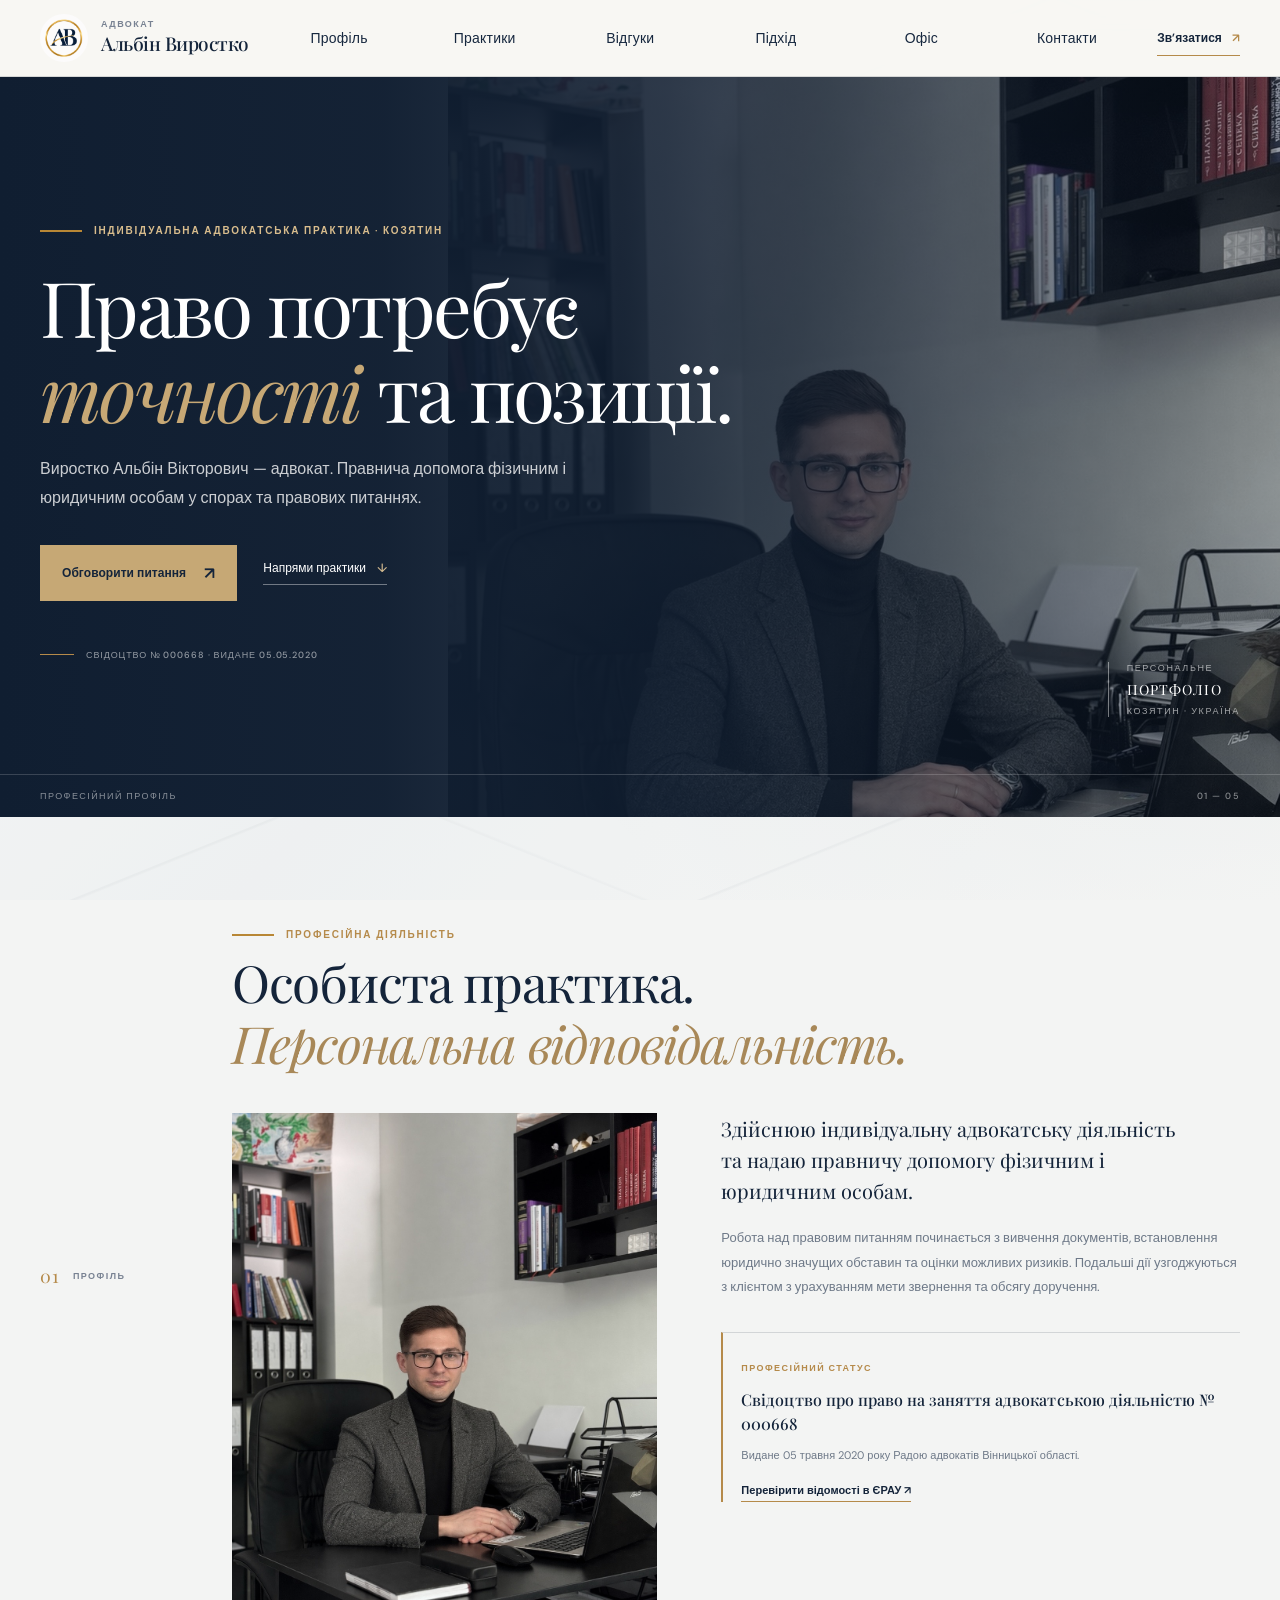
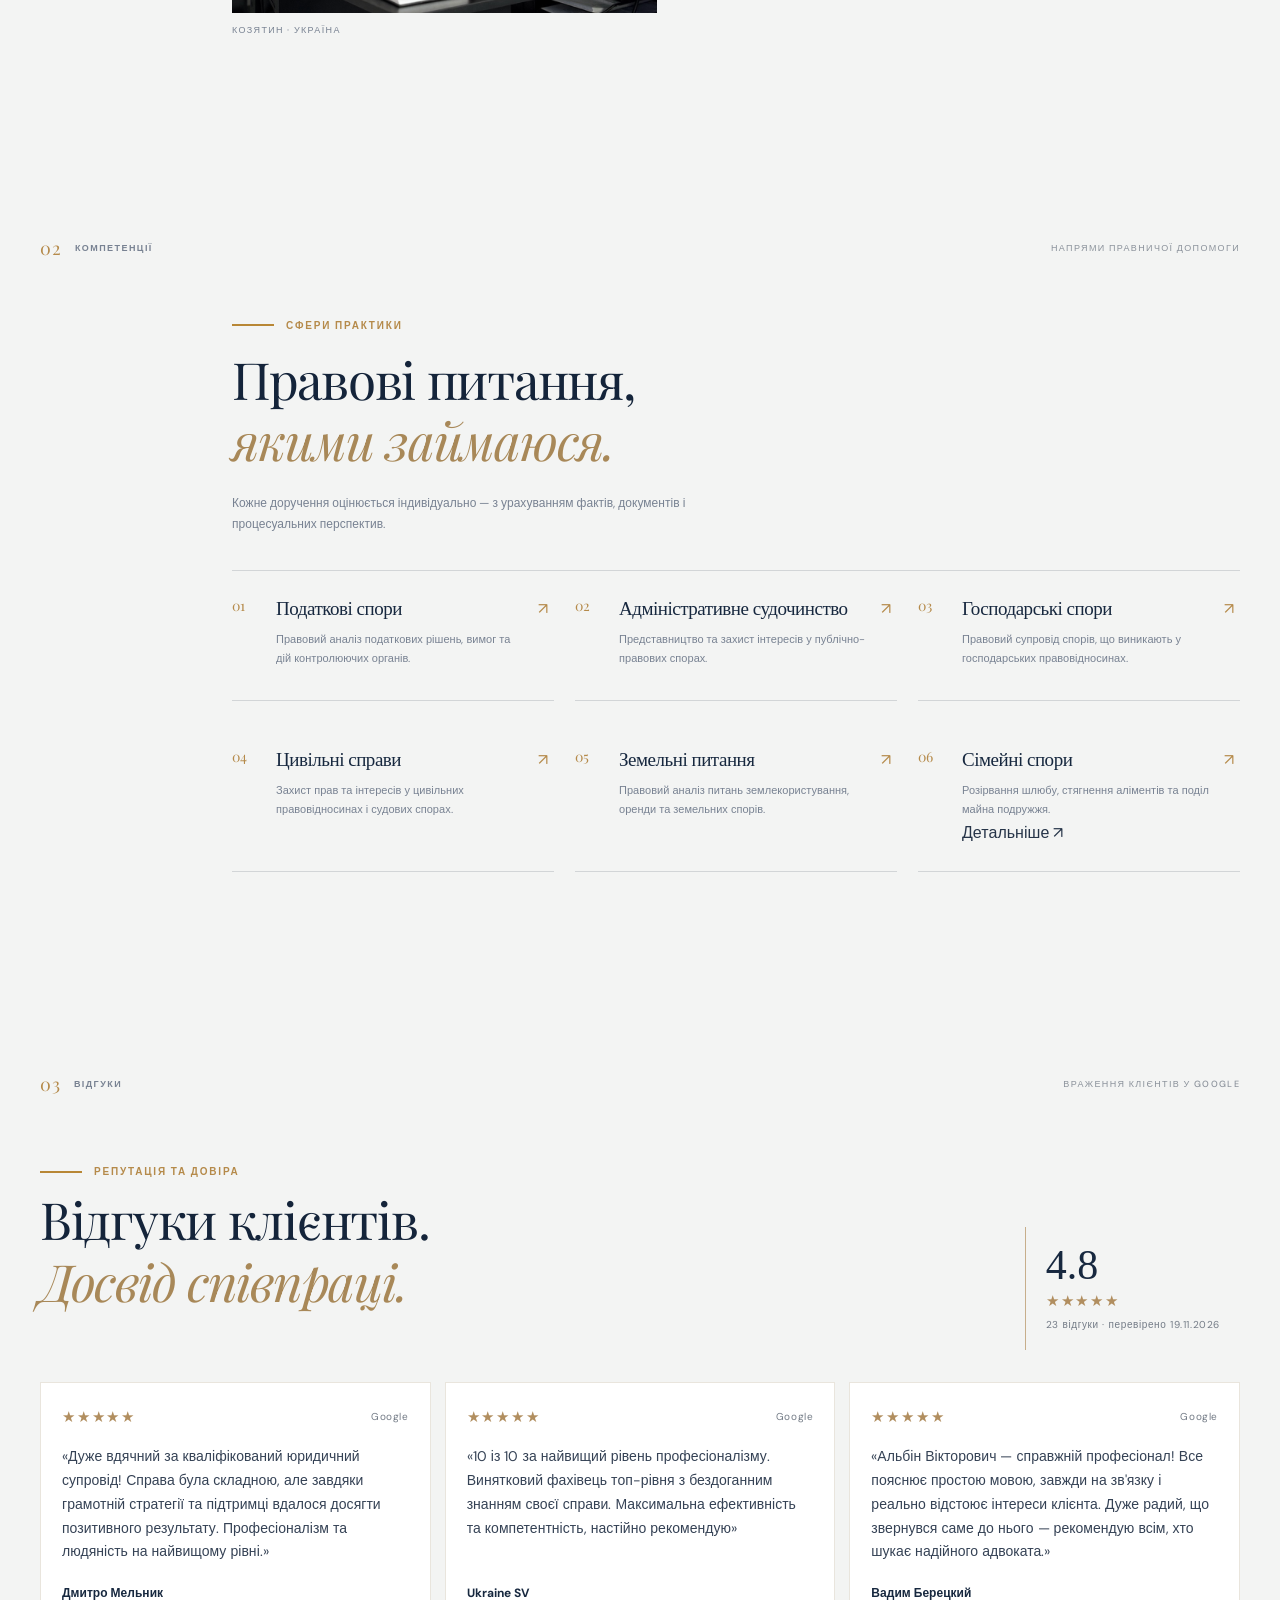
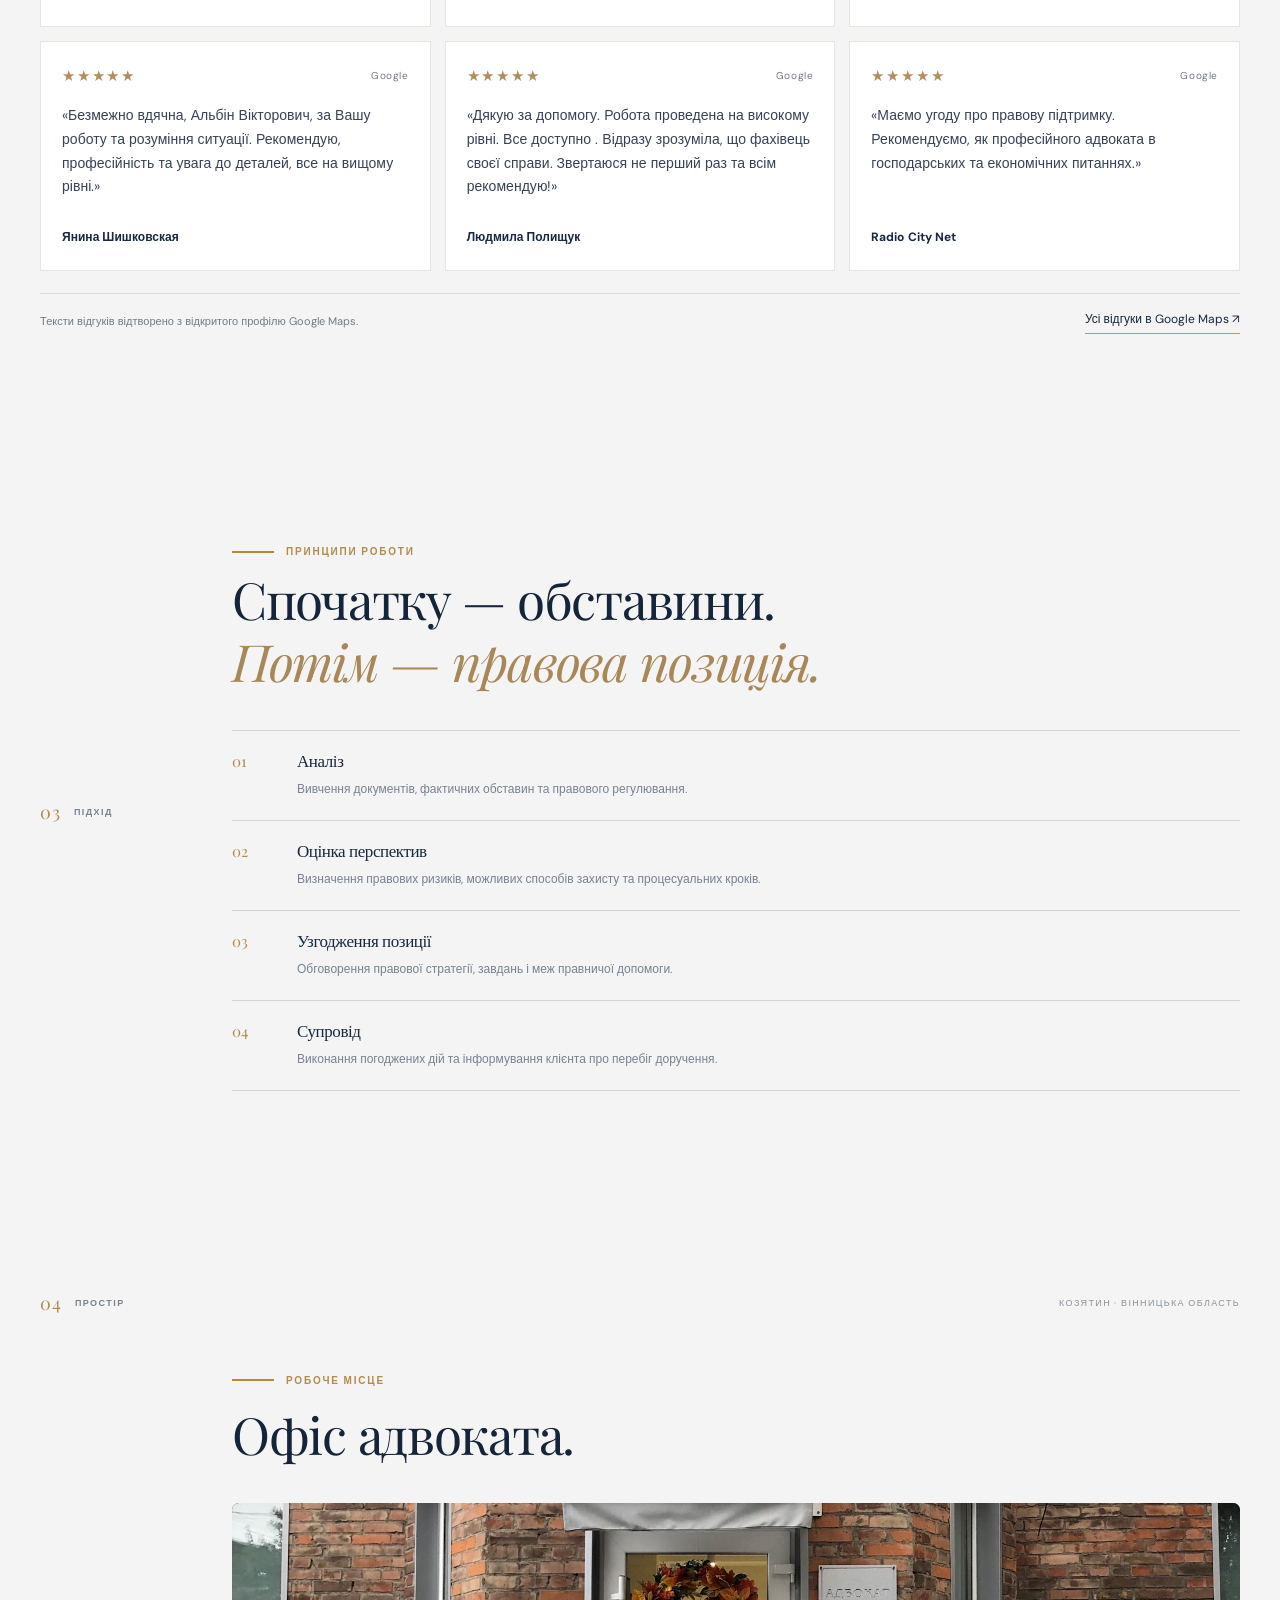
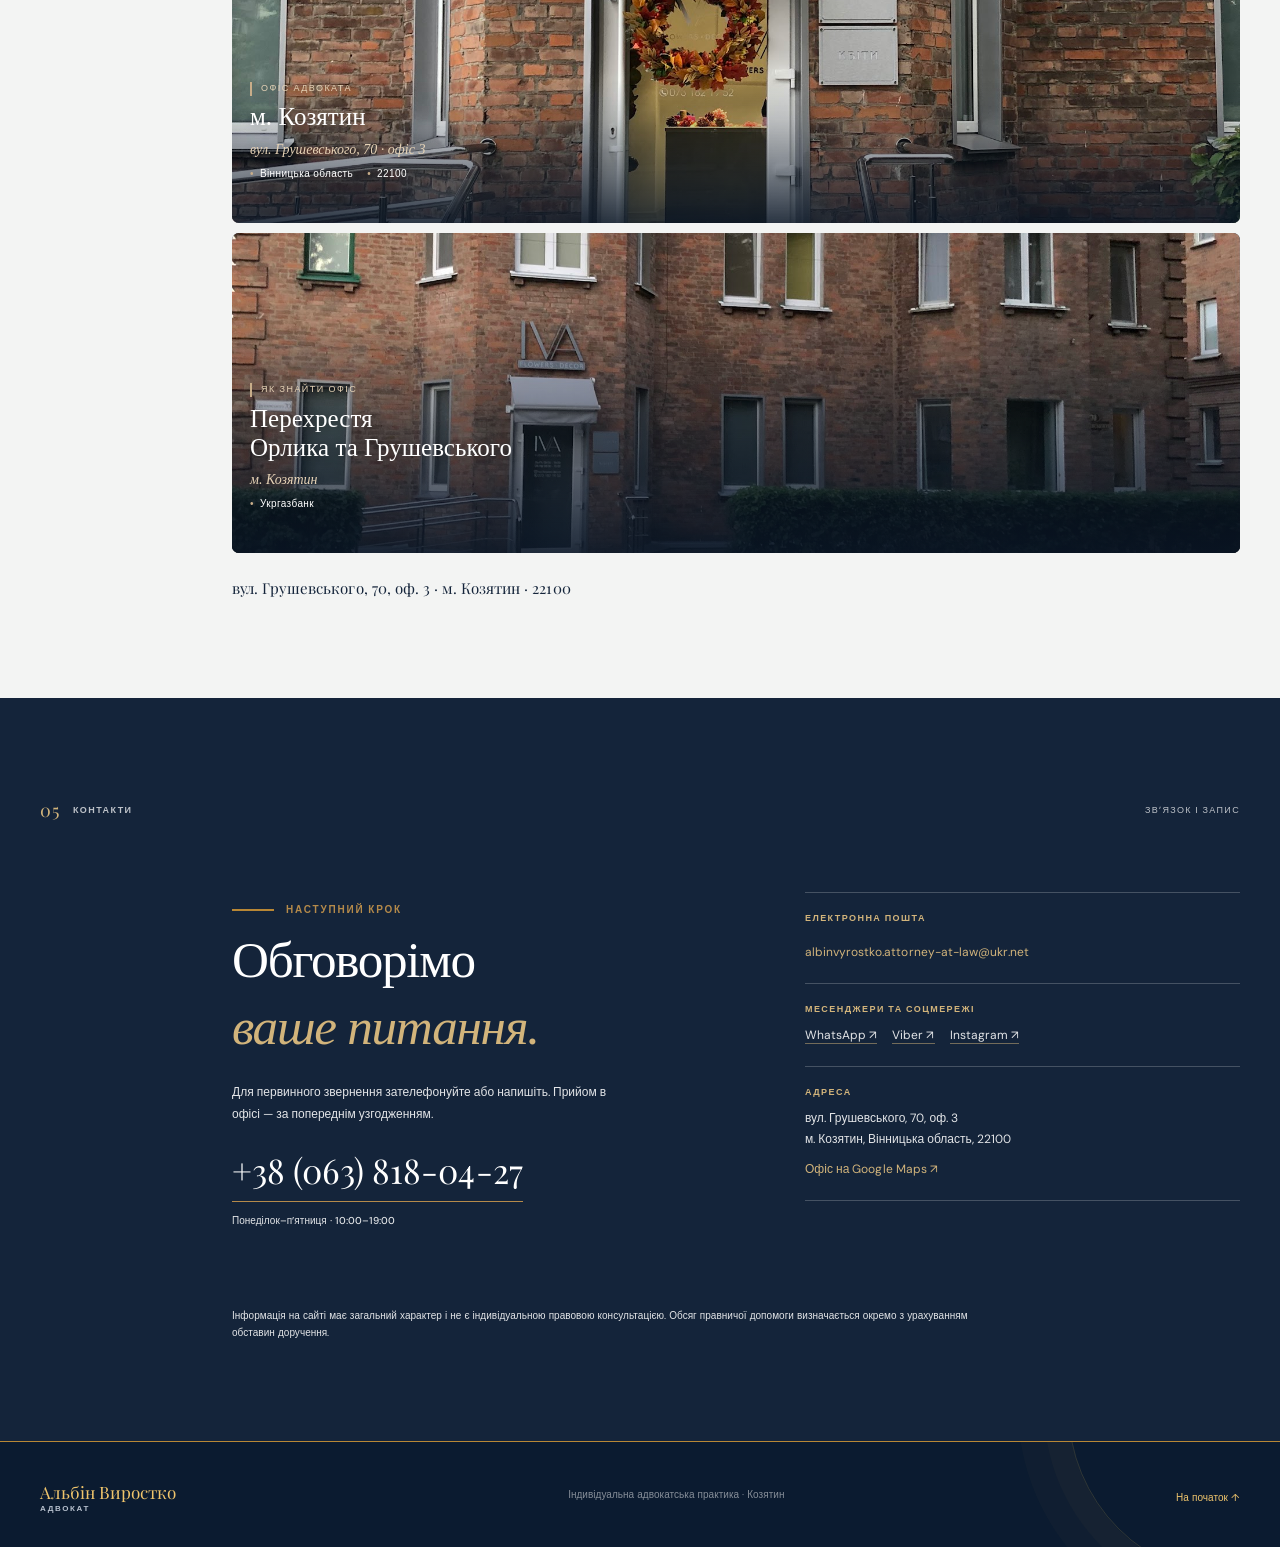
<file: practice.html>
<!doctype html><html lang="uk"><head><meta charset="utf-8"><meta name="viewport" content="width=device-width, initial-scale=1"><meta http-equiv="refresh" content="0; url=/#practice"><link rel="canonical" href="https://advokat-vyrostko.com.ua/"><title>Напрями практики — Адвокат Виростко</title><script>location.replace('/#practice');</script></head><body><p>Розділ перенесено на <a href="/#practice">єдину сторінку сайту</a>.</p></body></html>
</file>
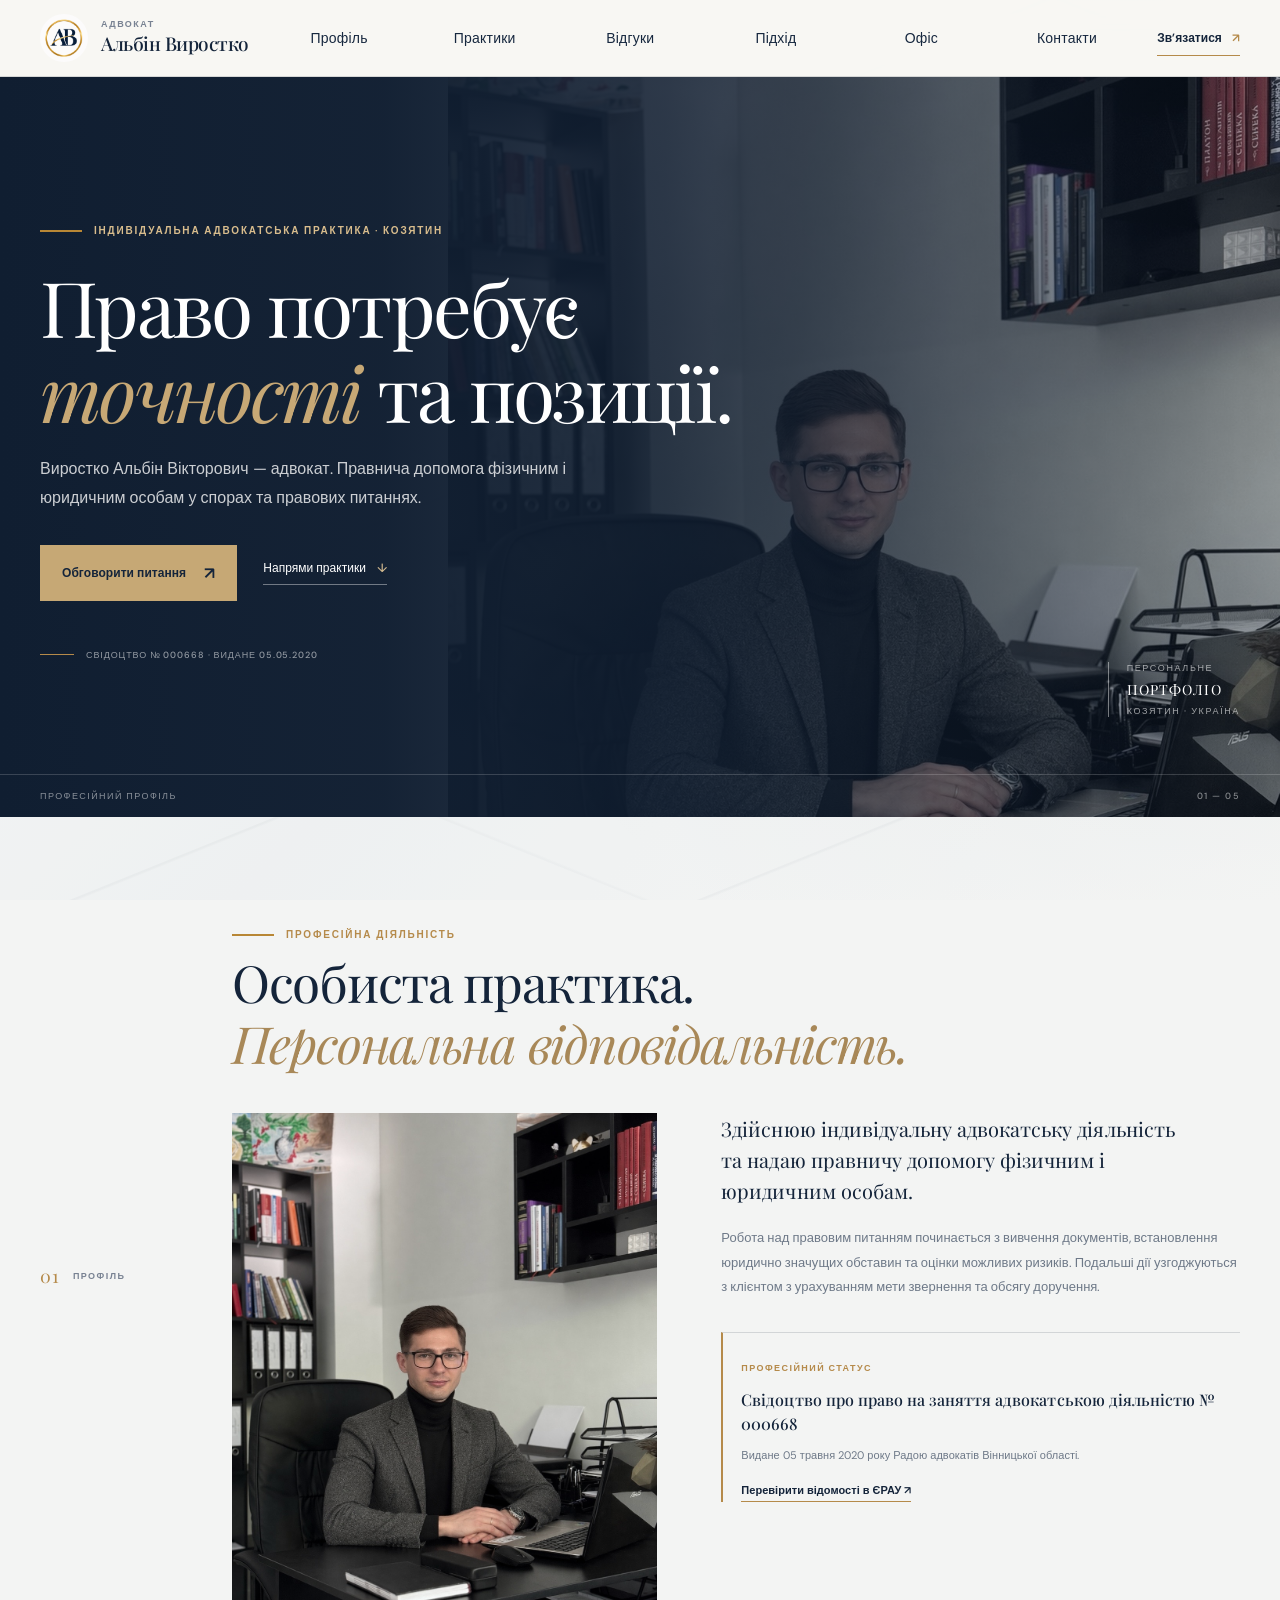
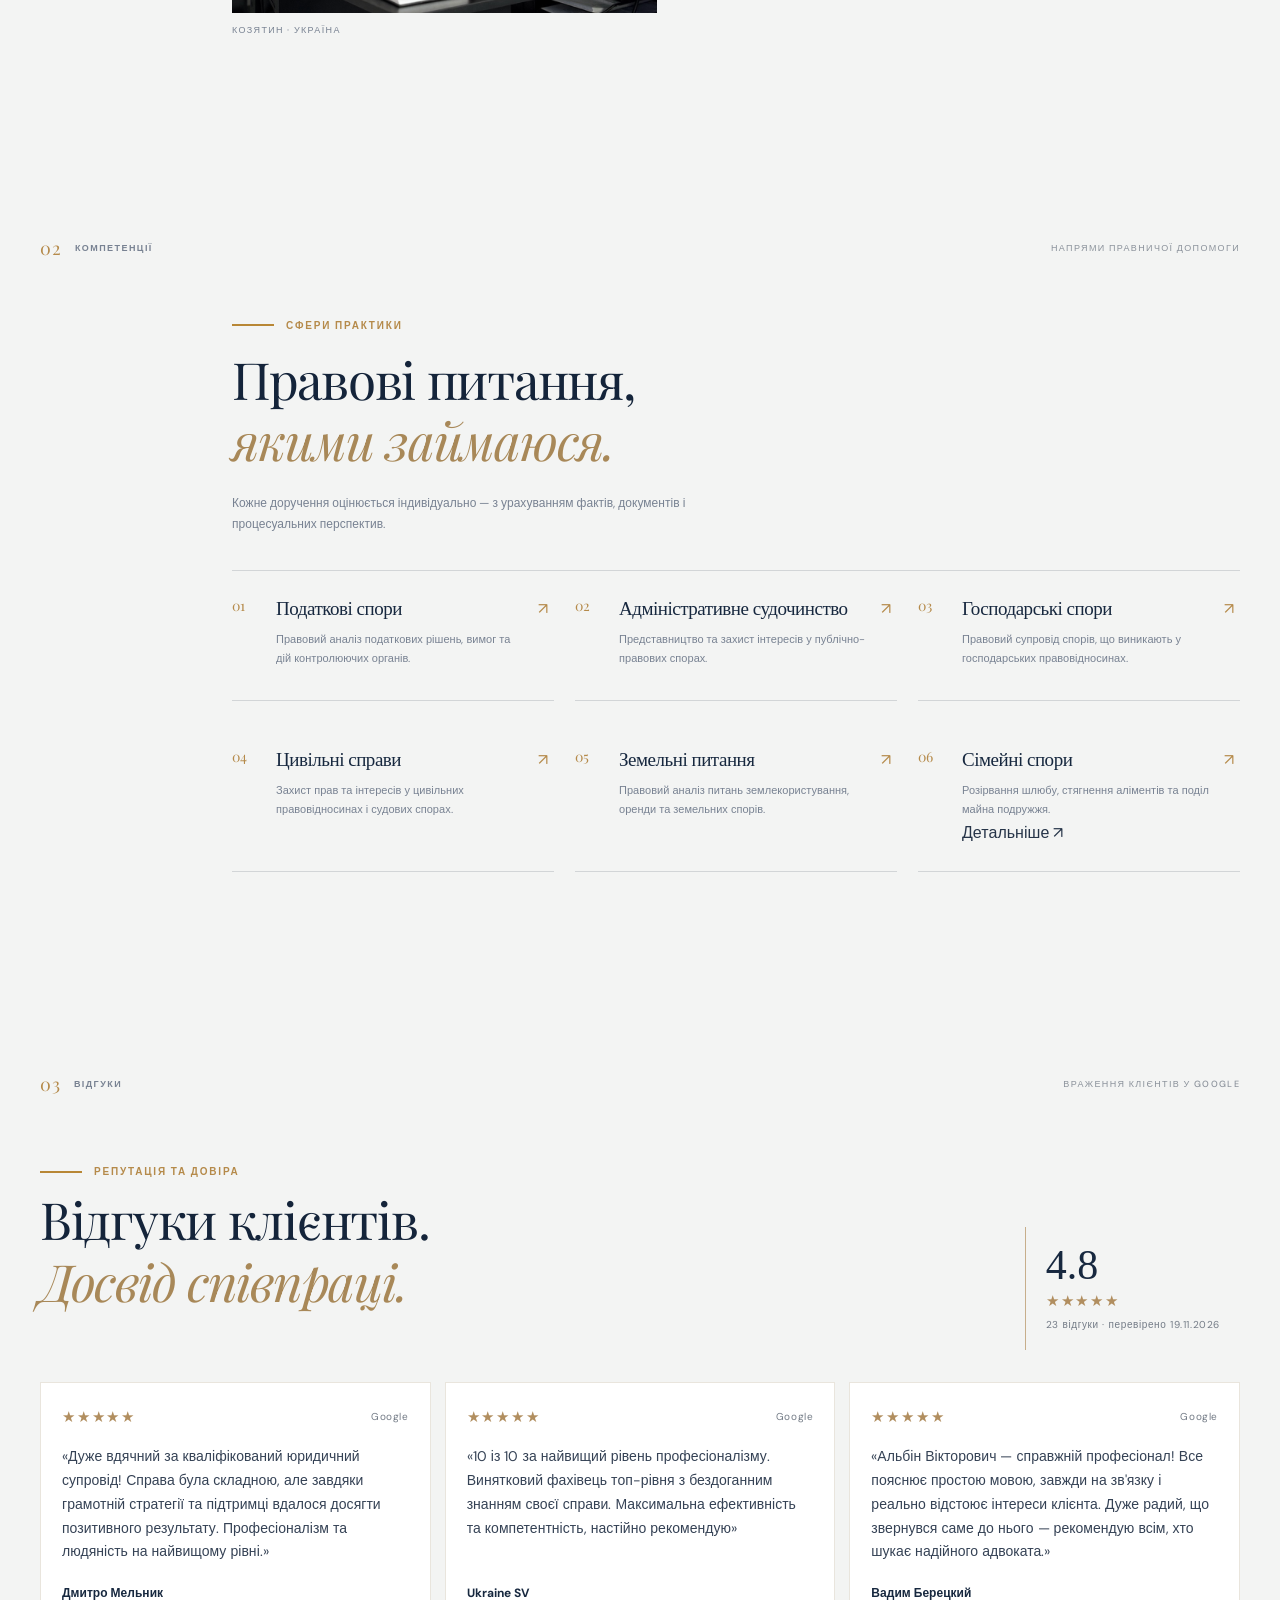
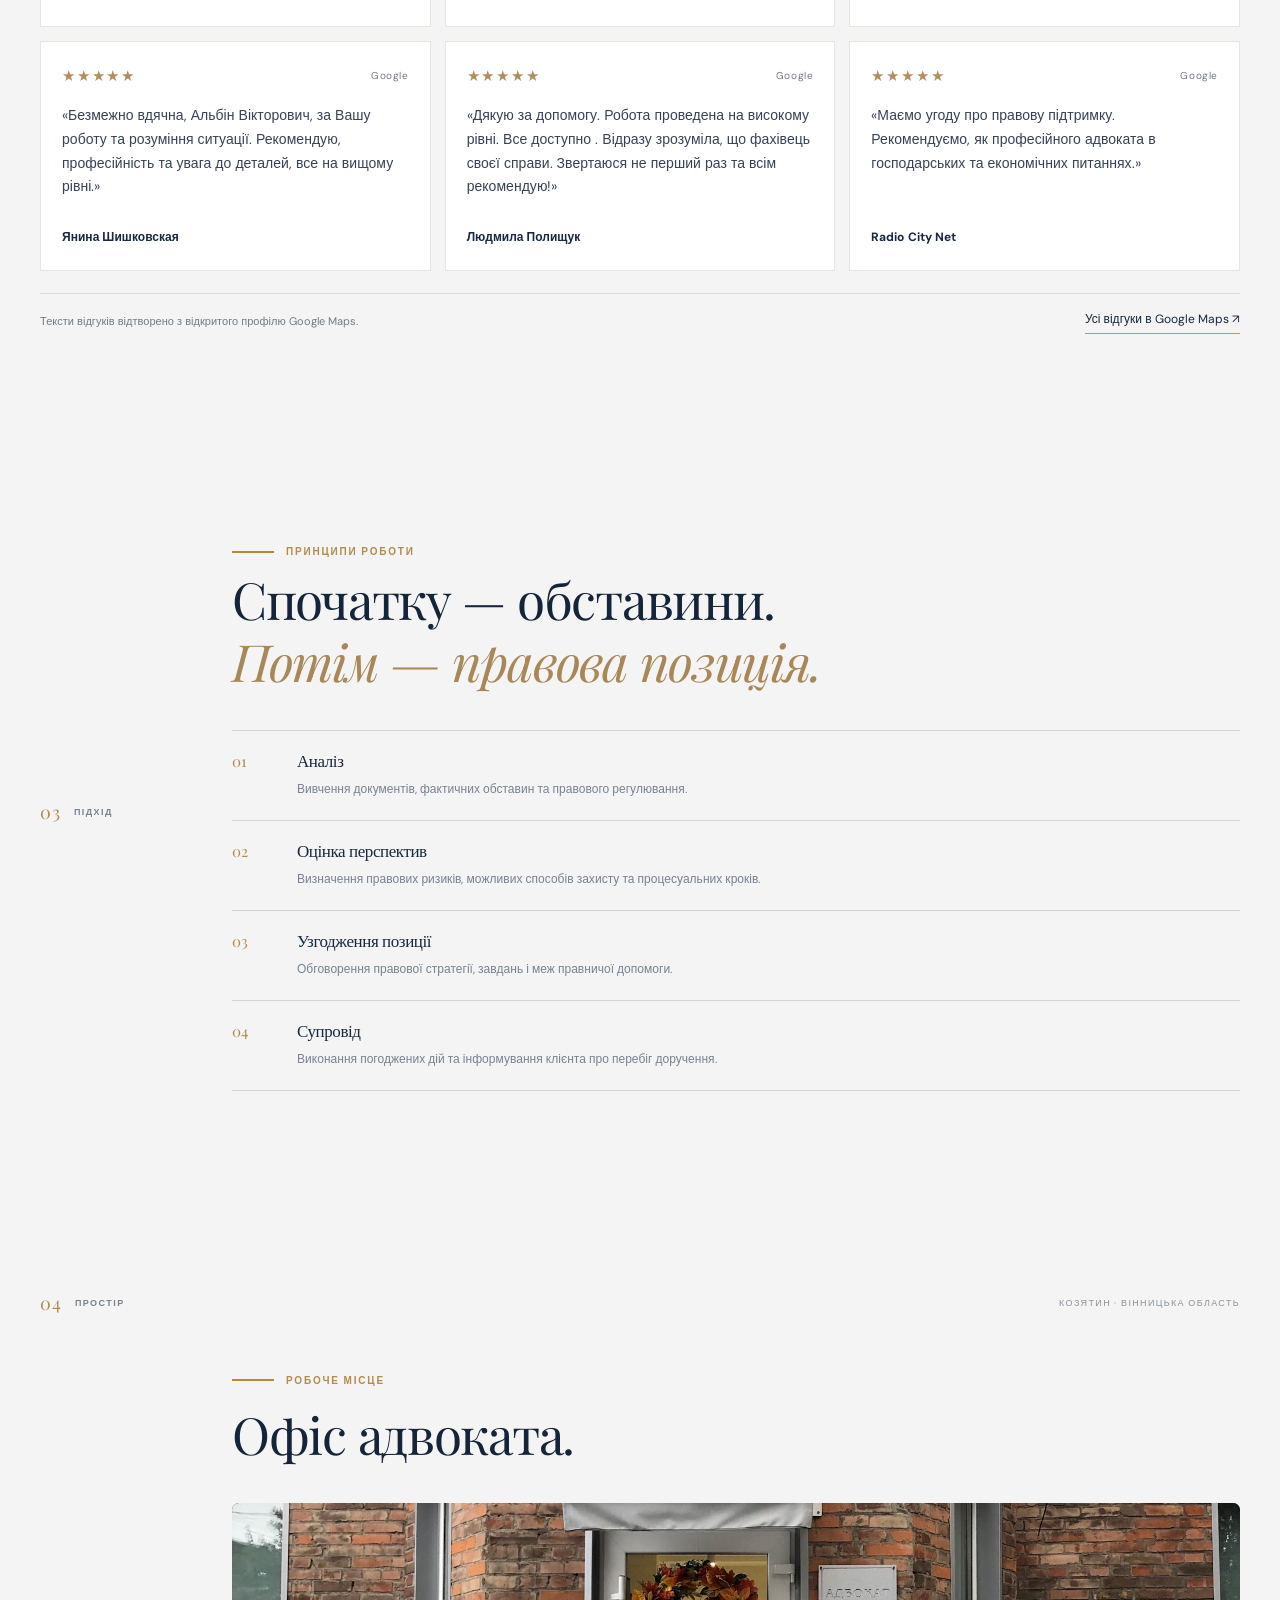
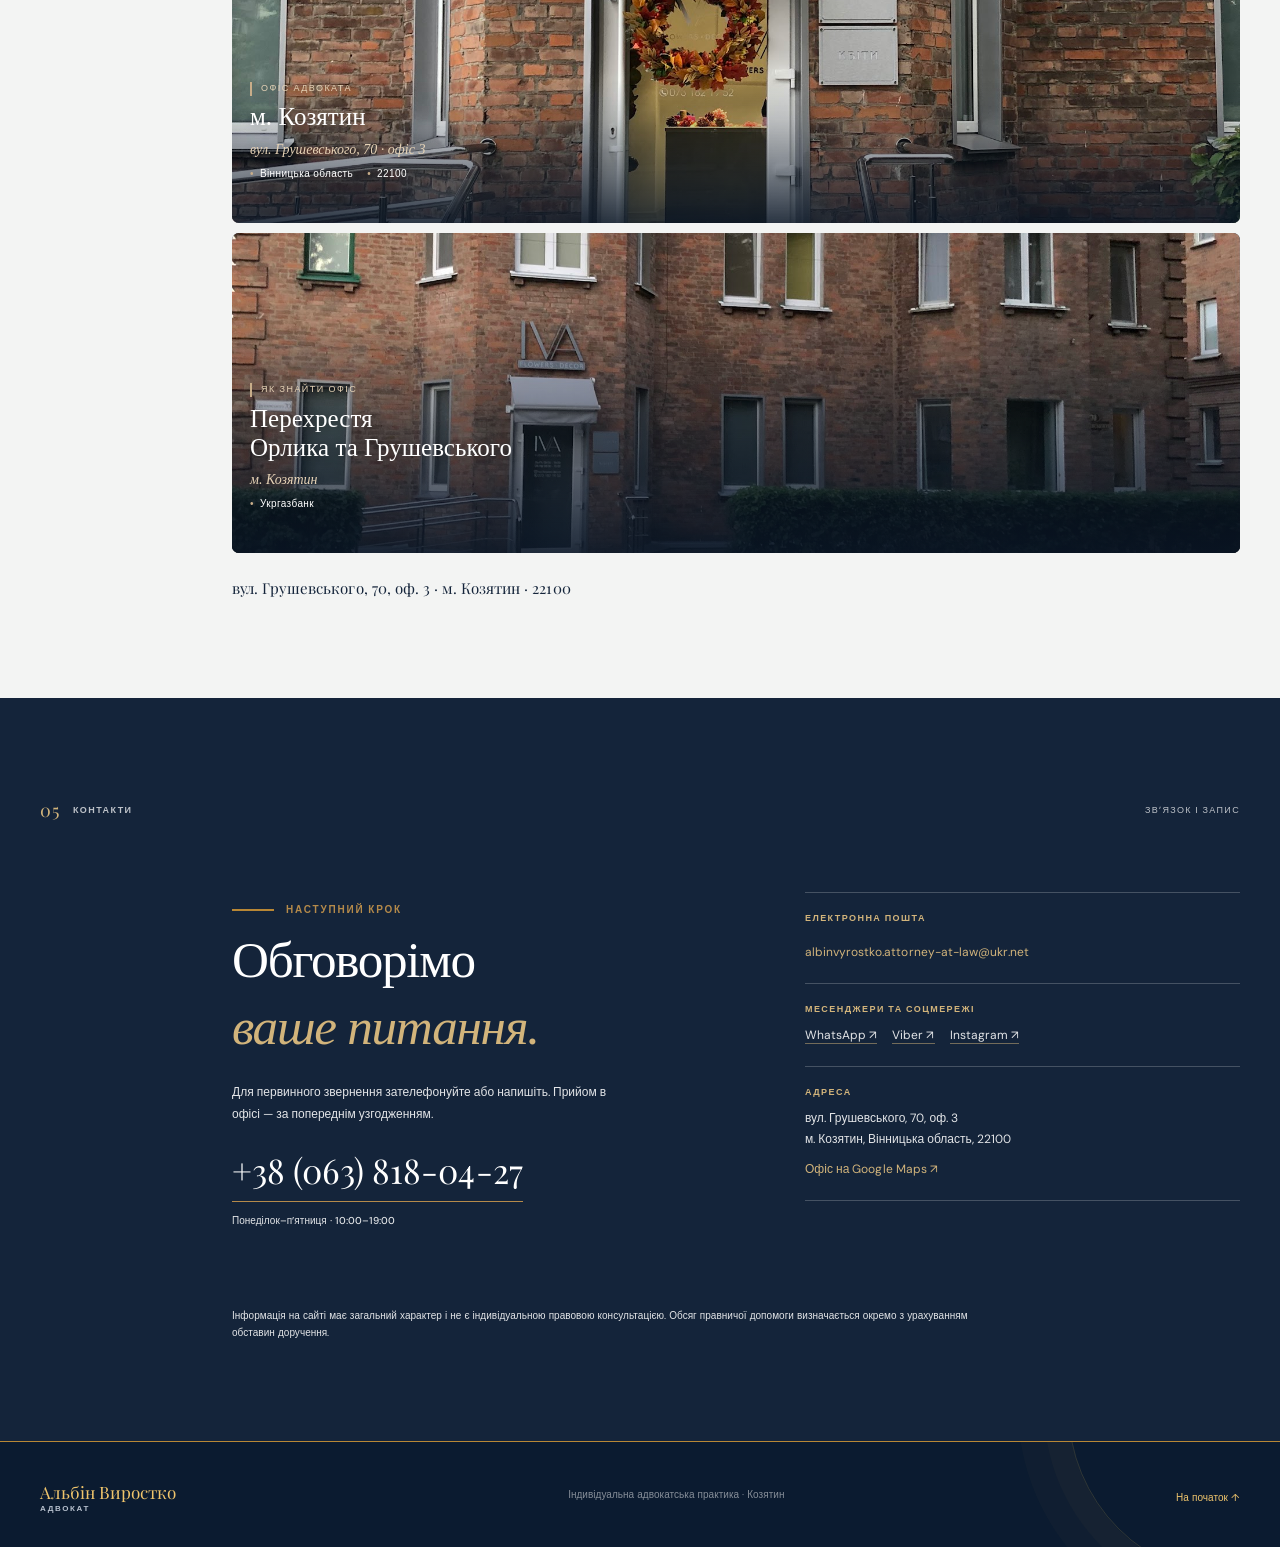
<file: publications.html>
<!doctype html><html lang="uk"><head><meta charset="utf-8"><meta name="viewport" content="width=device-width, initial-scale=1"><meta http-equiv="refresh" content="0; url=/#practice"><link rel="canonical" href="https://advokat-vyrostko.com.ua/#practice"><title>Публікації — Адвокат Виростко</title><script>location.replace('/#practice');</script></head><body><p>Розділ перенесено на <a href="/#practice">єдину сторінку сайту</a>.</p></body></html>
</file>
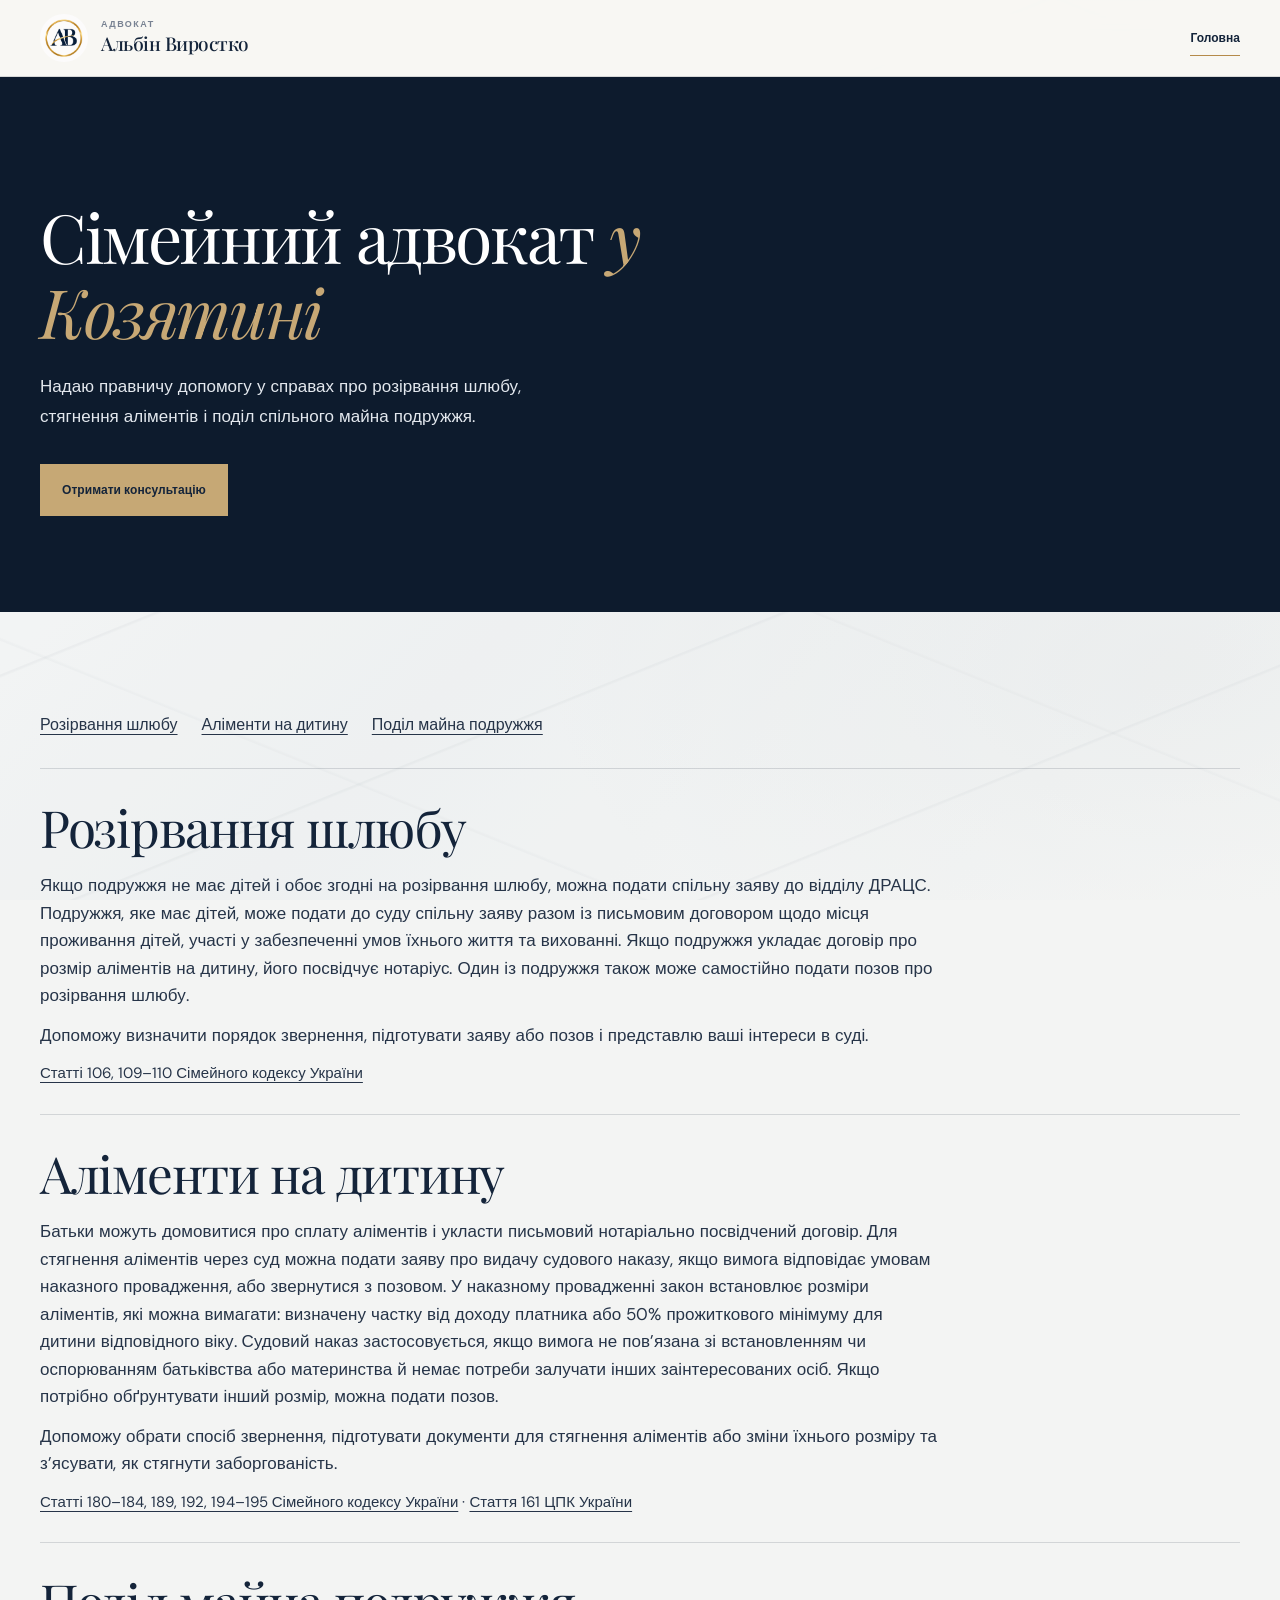
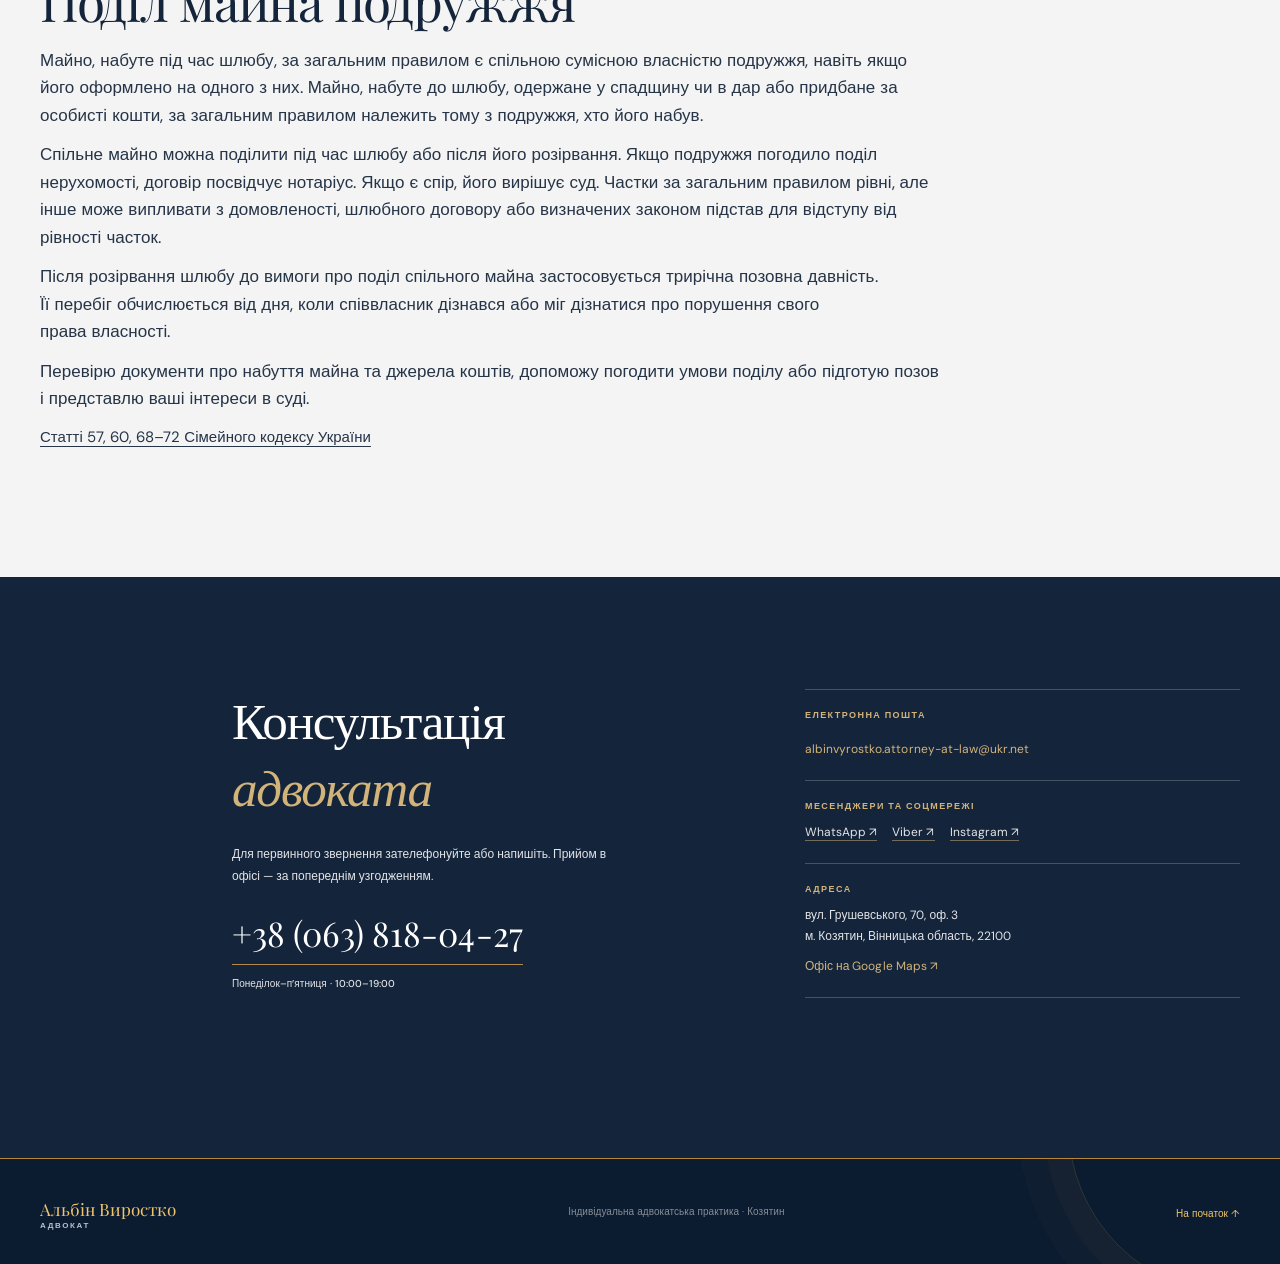
<file: simeyni-spory.html>
<!doctype html>
<html lang="uk">
<head>
<meta charset="utf-8">
<!-- Google Tag Manager -->
<script async src="https://www.googletagmanager.com/gtm.js?id=GTM-KNX2B8H5"></script>
<script>
  window.dataLayer = window.dataLayer || [];
  function gtag(){dataLayer.push(arguments);}
  gtag('js', new Date());
</script>
<!-- End Google Tag Manager -->
<!-- Google Ads: contact-link conversions -->
<script async src="https://www.googletagmanager.com/gtag/js?id=AW-17553998056"></script>
<script>
  gtag('config', 'AW-17553998056', {allow_ad_personalization_signals: false});
</script>
<script defer src="/contact-conversions.js"></script>


<meta name="viewport" content="width=device-width,initial-scale=1,viewport-fit=cover">
<meta name="description" content="Адвокат у Козятині: розірвання шлюбу, стягнення аліментів та поділ майна подружжя. Правова оцінка, підготовка документів і представництво в суді.">
<meta name="theme-color" content="#14243a">
<title>Сімейний адвокат у Козятині — розлучення, аліменти, поділ майна | Альбін Виростко</title>
<link rel="canonical" href="https://advokat-vyrostko.com.ua/simeyni-spory.html">
<meta property="og:type" content="website">
<meta property="og:locale" content="uk_UA">
<meta property="og:title" content="Сімейний адвокат у Козятині — Альбін Виростко">
<meta property="og:description" content="Правнича допомога у справах про розірвання шлюбу, аліменти та поділ майна подружжя.">
<meta property="og:url" content="https://advokat-vyrostko.com.ua/simeyni-spory.html">
<link rel="preconnect" href="https://fonts.googleapis.com">
<link rel="preconnect" href="https://fonts.gstatic.com" crossorigin>
<link href="https://fonts.googleapis.com/css2?family=DM+Sans:wght@400;500;600;700&family=Playfair+Display:wght@400;500;600&display=swap" rel="stylesheet">
<link rel="stylesheet" href="styles.css?v=soundtrack-toggle-20261120"><link rel="icon" type="image/png" sizes="96x96" href="/favicon-av-96.png"><link rel="apple-touch-icon" sizes="180x180" href="/apple-touch-icon.png">
<style>
.family-page .family-hero { min-height: 0 !important; background: var(--pdeep) !important; }
.family-page .family-hero .hero-layout { padding: clamp(48px, 8vw, 96px) 0; }
.family-page .family-hero h1 { font-size: clamp(38px, 8vw, 68px) !important; }
.family-page .family-hero .hero-description { color: #e3e8ee !important; font-size: 17px !important; }
.family-page .family-hero .hero-copy h1, .family-page .family-hero .hero-description, .family-page .family-hero .hero-actions { animation: none; opacity: 1; transform: none; }
.family-page .family-nav { min-width: 0; }
.family-page .header-contact { display: inline-block; }
.family-page .family-topics { display: flex; flex-wrap: wrap; gap: 12px 24px; padding: 0; margin: 0 0 30px; list-style: none; }
.family-page .family-topics a, .family-page .family-law a { text-decoration: underline; text-underline-offset: 4px; }
.family-page .family-topic { border-top: 1px solid var(--pline); padding: 28px 0; }
.family-page .family-topic h2 { margin: 0 0 14px !important; }
.family-page .family-topic p { max-width: 75ch; margin: 0 0 12px; font-size: 17px; }
.family-page .family-topic .family-law { margin-bottom: 0; font-size: 15px; }
@media (max-width: 680px) {
  .family-page .family-topic p { font-size: 16px; }
}

@media (min-width: 681px) and (prefers-reduced-motion: no-preference) {
  .family-page .family-hero .hero-copy h1,
  .family-page .family-hero .hero-description,
  .family-page .family-hero .hero-actions {
    animation: family-entrance 600ms ease-out both;
  }
  .family-page .family-hero .hero-description { animation-delay: 100ms; }
  .family-page .family-hero .hero-actions { animation-delay: 190ms; }

  .family-page .family-topic h2,
  .family-page .contact-layout > div {
    animation: var(--family-entrance, none);
  }
  .family-page .family-in-view { --family-entrance: family-entrance 480ms ease-out both; }
  .family-page .family-topics a,
  .family-page .family-law a {
    transition: color 180ms ease, text-underline-offset 180ms ease;
  }
  .family-page .family-topics a:is(:hover, :focus-visible),
  .family-page .family-law a:is(:hover, :focus-visible) {
    color: #805c28;
    text-underline-offset: 7px;
  }
}
@keyframes family-entrance {
  from { opacity: .55; transform: translateY(12px); }
  to { opacity: 1; transform: translateY(0); }
}
</style>
<script type="application/ld+json">{"@context":"https://schema.org","@type":"WebPage","@id":"https://advokat-vyrostko.com.ua/simeyni-spory.html#webpage","url":"https://advokat-vyrostko.com.ua/simeyni-spory.html","name":"Сімейний адвокат у Козятині","about":{"@id":"https://advokat-vyrostko.com.ua/#advokat-koziatyn"}}</script>
<meta property="og:site_name" content="Адвокат Альбін Виростко">
</head>
<body id="top" class="family-page">
<header class="portfolio-header">
  <div class="wrap nav family-nav">
    <a class="brand" href="/"><img src="/logo-av.png" alt="Логотип АВ" width="48" height="48" style="display:block;width:48px;height:48px;flex:0 0 48px;object-fit:contain;border-radius:50%;" decoding="async"><span><small>АДВОКАТ</small><strong>Альбін Виростко</strong></span></a>
    <a class="header-contact" href="/">Головна</a>
  </div>
</header>
<main>
  <section class="portfolio-hero family-hero">
    <div class="wrap hero-layout"><div class="hero-copy">
      <h1>Сімейний адвокат <em>у Козятині</em></h1>
      <p class="hero-description">Надаю правничу допомогу у справах про розірвання шлюбу, стягнення аліментів і поділ спільного майна подружжя.</p>
      <div class="hero-actions"><a class="btn" href="#contacts">Отримати консультацію</a></div>
    </div></div>
  </section>
  <section class="section profile-section" id="services" aria-label="Напрями сімейної практики">
    <div class="wrap">
      <ul class="family-topics" aria-label="Перейти до розділу">
        <li><a href="#rozluchennya">Розірвання шлюбу</a></li>
        <li><a href="#alimenty">Аліменти на дитину</a></li>
        <li><a href="#podil-maina">Поділ майна подружжя</a></li>
      </ul>
      <article class="family-topic" id="rozluchennya">
        <h2 class="section-title">Розірвання шлюбу</h2>
        <p>Якщо подружжя не має дітей і обоє згодні на розірвання шлюбу, можна подати спільну заяву до відділу ДРАЦС. Подружжя, яке має дітей, може подати до суду спільну заяву разом із письмовим договором щодо місця проживання дітей, участі у забезпеченні умов їхнього життя та вихованні. Якщо подружжя укладає договір про розмір аліментів на дитину, його посвідчує нотаріус. Один із подружжя також може самостійно подати позов про розірвання шлюбу.</p>
        <p>Допоможу визначити порядок звернення, підготувати заяву або позов і представлю ваші інтереси в суді.</p>
        <p class="family-law"><a href="https://zakon.rada.gov.ua/laws/show/2947-14#Text">Статті 106, 109–110 Сімейного кодексу України</a></p>
      </article>
      <article class="family-topic" id="alimenty">
        <h2 class="section-title">Аліменти на дитину</h2>
        <p>Батьки можуть домовитися про сплату аліментів і укласти письмовий нотаріально посвідчений договір. Для стягнення аліментів через суд можна подати заяву про видачу судового наказу, якщо вимога відповідає умовам наказного провадження, або звернутися з позовом. У наказному провадженні закон встановлює розміри аліментів, які можна вимагати: визначену частку від доходу платника або 50% прожиткового мінімуму для дитини відповідного віку. Судовий наказ застосовується, якщо вимога не пов’язана зі встановленням чи оспорюванням батьківства або материнства й немає потреби залучати інших заінтересованих осіб. Якщо потрібно обґрунтувати інший розмір, можна подати позов.</p>
        <p>Допоможу обрати спосіб звернення, підготувати документи для стягнення аліментів або зміни їхнього розміру та з’ясувати, як стягнути заборгованість.</p>
        <p class="family-law"><a href="https://zakon.rada.gov.ua/laws/show/2947-14#Text">Статті 180–184, 189, 192, 194–195 Сімейного кодексу України</a> · <a href="https://zakon.rada.gov.ua/laws/show/1618-15#Text">Стаття 161 ЦПК України</a></p>
      </article>
      <article class="family-topic" id="podil-maina">
        <h2 class="section-title">Поділ майна подружжя</h2>
        <p>Майно, набуте під час шлюбу, за загальним правилом є спільною сумісною власністю подружжя, навіть якщо його оформлено на одного з них. Майно, набуте до шлюбу, одержане у спадщину чи в дар або придбане за особисті кошти, за загальним правилом належить тому з подружжя, хто його набув.</p>
        <p>Спільне майно можна поділити під час шлюбу або після його розірвання. Якщо подружжя погодило поділ нерухомості, договір посвідчує нотаріус. Якщо є спір, його вирішує суд. Частки за загальним правилом рівні, але інше може випливати з домовленості, шлюбного договору або визначених законом підстав для відступу від рівності часток.</p>
        <p>Після розірвання шлюбу до вимоги про поділ спільного майна застосовується трирічна позовна давність. Її перебіг обчислюється від дня, коли співвласник дізнався або міг дізнатися про порушення свого права власності.</p>
        <p>Перевірю документи про набуття майна та джерела коштів, допоможу погодити умови поділу або підготую позов і представлю ваші інтереси в суді.</p>
        <p class="family-law"><a href="https://zakon.rada.gov.ua/laws/show/2947-14#Text">Статті 57, 60, 68–72 Сімейного кодексу України</a></p>
      </article>
    </div>
  </section>
  <section class="section contact-section" id="contacts"><div class="wrap"><div class="contact-layout">
<div class="contact-intro"><h2>Консультація <em>адвоката</em></h2><p>Для первинного звернення зателефонуйте або напишіть. Прийом в офісі — за попереднім узгодженням.</p><a class="contact-phone" href="tel:+380638180427">+38 (063) 818-04-27</a><span class="contact-hours">Понеділок–п’ятниця · 10:00–19:00</span></div>
<div class="contact-details"><div><span>ЕЛЕКТРОННА ПОШТА</span><a href="mailto:albinvyrostko.attorney-at-law@ukr.net">albinvyrostko.attorney-at-law@ukr.net</a></div><div><span>МЕСЕНДЖЕРИ ТА СОЦМЕРЕЖІ</span><p><a href="https://wa.me/380638180427" target="_blank" rel="noopener noreferrer">WhatsApp ↗︎</a><a href="viber://add?number=%2B380638180427">Viber ↗︎</a><a href="https://www.instagram.com/albin_vyrostko/" target="_blank" rel="noopener noreferrer">Instagram ↗︎</a></p></div><div><span>АДРЕСА</span><p>вул. Грушевського, 70, оф. 3<br>м. Козятин, Вінницька область, 22100</p><a href="https://www.google.com/maps/place/%D0%90%D0%B4%D0%B2%D0%BE%D0%BA%D0%B0%D1%82+%D0%92%D0%B8%D1%80%D0%BE%D1%81%D1%82%D0%BA%D0%BE+%D0%90%D0%BB%D1%8C%D0%B1%D1%96%D0%BD+%D0%92%D1%96%D0%BA%D1%82%D0%BE%D1%80%D0%BE%D0%B2%D0%B8%D1%87/@49.7181629,28.8385483,17z/data=!3m1!4b1!4m6!3m5!1s0x472ce193b4ad70a9:0x47db681601af133a!8m2!3d49.7181629!4d28.8385483!16s%2Fg%2F11yk94cjnp" target="_blank" rel="noopener noreferrer">Офіс на Google Maps ↗︎</a></div></div></div>
</div></section>
</main>
<footer class="portfolio-footer"><div class="wrap"><a href="/">Альбін Виростко <small>АДВОКАТ</small></a><span>Індивідуальна адвокатська практика · Козятин</span><a href="#top">На початок ↑︎</a></div></footer>
<script>
if ('IntersectionObserver' in window) {
  const sections = document.querySelectorAll('.family-topic, .contact-layout');
  const observer = new IntersectionObserver((entries) => {
    for (const entry of entries) {
      if (!entry.isIntersecting) continue;
      if (!entry.target.matches(':target, :target *')) {
        entry.target.classList.add('family-in-view');
      }
      observer.unobserve(entry.target);
    }
  }, { rootMargin: '0px 0px -12% 0px' });
  for (const section of sections) observer.observe(section);
}
</script>
</body>
</html>
</file>
<file: styles.css>
:root {
  --navy: #14243a;
  --navy2: #0d1b2e;
  --gold: #d39a2f;
  --gold2: #edbd58;
  --cream: #f7f5f0;
  --ink: #1b2738;
  --muted: #687385;
  --line: #e5e2dc;
  --serif: Georgia, "Times New Roman", serif;
  --sans: Arial, Helvetica, sans-serif;
}

/* Base */
* { box-sizing: border-box; }
html { scroll-behavior: smooth; }
body {
  margin: 0;
  color: var(--ink);
  font-family: var(--sans);
  line-height: 1.6;
  background: #fff;
}
a { color: inherit; text-decoration: none; }
.wrap { width: min(1180px, calc(100% - 44px)); margin: auto; }

/* Header and navigation */
header {
  position: sticky;
  top: 0;
  z-index: 20;
  background: rgba(255,255,255,.96);
  backdrop-filter: blur(10px);
  border-bottom: 1px solid var(--line);
}
.nav {
  min-height: 82px;
  display: flex;
  align-items: center;
  justify-content: space-between;
  gap: 24px;
}
.brand { display: flex; align-items: center; gap: 13px; min-width: 270px; }
.brand-mark { width: 4px; height: 48px; background: var(--gold); }
.brand small {
  display: block;
  font-size: 12px;
  letter-spacing: .12em;
  text-transform: uppercase;
  color: var(--muted);
  font-weight: 700;
}
.brand strong { font: 700 22px/1.12 var(--serif); color: var(--navy); }
nav {
  display: flex;
  align-items: center;
  gap: 24px;
  font-size: 14px;
  font-weight: 600;
}
nav a { padding: 8px 0; border-bottom: 2px solid transparent; }
nav a:hover, nav a.active { border-color: var(--gold); }
.menu-toggle {
  display: none;
  background: none;
  border: 0;
  font-size: 26px;
  color: var(--navy);
}

/* Buttons */
.btn {
  display: inline-flex;
  align-items: center;
  justify-content: center;
  gap: 10px;
  background: linear-gradient(135deg, var(--gold2), var(--gold));
  color: #171d27;
  padding: 13px 22px;
  border-radius: 5px;
  font-weight: 700;
  border: 0;
  cursor: pointer;
  transition: .2s;
}
.btn:hover { transform: translateY(-2px); filter: brightness(1.03); }
.btn-outline { background: transparent; border: 1px solid var(--gold); color: var(--navy); }

/* Shared typography */
h1, h2, h3 {
  font-family: var(--serif);
  color: var(--navy);
  line-height: 1.08;
}
.eyebrow {
  font-size: 12px;
  font-weight: 700;
  letter-spacing: .13em;
  text-transform: uppercase;
  color: var(--navy);
  display: flex;
  align-items: center;
  gap: 12px;
}
.eyebrow:before { content: ""; width: 42px; height: 2px; background: var(--gold); }

/* Home page */
.hero {
  position: relative;
  min-height: 440px;
  display: flex;
  align-items: center;
  overflow: hidden;
  isolation: isolate;
  background: #fbfaf7;
}
.hero::before {
  content: "";
  position: absolute;
  inset: -3%;
  z-index: 0;
  background: url('assets/hero-office.jpg') center right/cover no-repeat;
  transform: scale(1.04);
  animation: hero-photo-motion 14s ease-in-out infinite alternate;
}
.hero::after {
  content: "";
  position: absolute;
  inset: 0;
  z-index: 1;
  background: linear-gradient(90deg, #fbfaf7 0%, rgba(251,250,247,.98) 34%, rgba(251,250,247,.76) 50%, rgba(251,250,247,.03) 73%);
  pointer-events: none;
}
.hero > .wrap { position: relative; z-index: 2; }
@keyframes hero-photo-motion {
  from { transform: scale(1.04) translate3d(0, 0, 0); }
  to { transform: scale(1.22) translate3d(-2.2%, -1%, 0); }
}
.hero-inner { padding: 68px 0 64px; max-width: 660px; position: relative; }
h1 {
  font-size: clamp(42px, 6vw, 68px);
  margin: 18px 0 20px;
  letter-spacing: -.025em;
}
.hero p { font-size: 19px; max-width: 580px; margin: 0 0 27px; color: #263449; }
.hero-actions { display: flex; gap: 24px; align-items: center; flex-wrap: wrap; }
.contact-inline {
  border-left: 1px solid var(--gold);
  padding-left: 22px;
  display: grid;
  gap: 5px;
  font-size: 14px;
}
.practice-grid { display: grid; grid-template-columns: repeat(4, 1fr); gap: 14px; }
.practice-card {
  border: 1px solid var(--line);
  border-radius: 7px;
  padding: 24px 18px;
  min-height: 150px;
  background: #fff;
  transition: .2s;
}
.practice-card:hover {
  border-color: var(--gold);
  transform: translateY(-3px);
  box-shadow: 0 12px 28px rgba(20,36,58,.07);
}
.practice-card .num { font: 700 13px var(--sans); color: var(--gold); letter-spacing: .08em; }
.practice-card h3 { font-size: 20px; margin: 13px 0 8px; }
.practice-card p { font-size: 14px; color: var(--muted); margin: 0; }

/* Sections and content */
.section { padding: 64px 0; }
.section.alt { background: var(--cream); }
.section-head { text-align: center; margin: 0 auto 34px; }
.section-head h2 { font-size: 36px; margin: 0 0 12px; }
.section-head p { color: var(--muted); margin: 0; }
.page-hero {
  background: var(--cream);
  padding: 62px 0 48px;
  border-bottom: 1px solid var(--line);
}
.page-hero h1 { font-size: 48px; margin: 12px 0; }
.page-hero p { color: var(--muted); max-width: 760px; margin: 0; }
.content { max-width: 850px; }
.content h2 { font-size: 29px; margin: 34px 0 12px; }
.content p, .content li { font-size: 16px; color: #39475a; }
.content ul { padding-left: 22px; }
.note {
  border-left: 3px solid var(--gold);
  padding: 12px 16px;
  background: #fbf8f1;
  color: #596575;
  font-size: 14px;
  margin: 22px 0;
}

/* About and credentials */
.about-grid {
  display: grid;
  grid-template-columns: 1.15fr .85fr;
  gap: 55px;
  align-items: center;
}
.about-panel {
  background: var(--navy);
  color: #fff;
  padding: 38px;
  border-radius: 8px;
  position: relative;
  overflow: hidden;
}
.about-panel:after {
  content: "";
  position: absolute;
  width: 200px;
  height: 200px;
  border: 1px solid rgba(237,189,88,.3);
  border-radius: 50%;
  right: -80px;
  bottom: -100px;
}
.about-panel h2 { color: #fff; font-size: 36px; margin: 0 0 15px; }
.about-panel p { color: #edf0f4; margin: 0 0 14px; }
.facts { display: grid; grid-template-columns: 1fr 1fr; gap: 14px; }
.fact { background: #fff; border: 1px solid var(--line); padding: 22px; border-radius: 7px; }
.fact strong { display: block; font: 700 23px var(--serif); color: var(--navy); margin-bottom: 5px; }
.fact span { font-size: 13px; color: var(--muted); }
.about-profile-grid {
  display: grid;
  grid-template-columns: minmax(0, 1.25fr) minmax(260px, .75fr);
  gap: 42px;
  align-items: start;
}
.about-profile-copy { max-width: 690px; }
.about-profile-copy h2 { font-size: 29px; margin: 0 0 12px; }
.about-profile-copy h2:not(:first-child) { margin-top: 30px; }
.about-profile-copy p { font-size: 16px; color: #39475a; margin: 0; }
.about-portrait { width: 100%; max-width: 380px; justify-self: end; margin: 0; }
.about-portrait img {
  display: block;
  width: 100%;
  height: auto;
  max-height: 480px;
  object-fit: contain;
  object-position: center;
  border-radius: 7px;
}
.about-portrait figcaption, .office-gallery figcaption {
  font-size: 13px;
  color: var(--muted);
  padding-top: 10px;
}
.office-gallery { display: grid; grid-template-columns: 1.1fr .9fr; gap: 22px; align-items: start; }
.office-gallery figure { margin: 0; }
.office-gallery img {
  display: block;
  width: 100%;
  height: 390px;
  object-fit: cover;
  object-position: center;
  border-radius: 7px;
}
.office-gallery-main img { height: 490px; }

/* Contacts */
.contact-grid { display: grid; grid-template-columns: 1fr 1fr; gap: 22px; }
.contact-card { border: 1px solid var(--line); border-radius: 8px; padding: 25px; background: #fff; }
.contact-card h3 { margin: 0 0 10px; font-size: 22px; }
.contact-card p { margin: 6px 0; color: var(--muted); }
.contact-card .btn { margin-top: 12px; }
.contact-phone-row { display: flex; align-items: center; gap: 10px; flex-wrap: wrap; }
.office-map {
  margin-top: 34px;
  padding: 28px;
  background: var(--cream);
  border: 1px solid var(--line);
  border-radius: 8px;
}
.office-map h2 { margin: 0 0 8px; font: 700 28px/1.2 var(--serif); color: var(--navy); }
.office-map p { margin: 0 0 18px; color: var(--muted); }
.map-frame { overflow: hidden; border-radius: 6px; border: 1px solid var(--line); background: #eee; }
.map-frame iframe { display: block; width: 100%; height: 420px; }
.map-open-link {
  display: inline-block;
  margin-top: 14px;
  color: var(--navy);
  font-weight: 700;
  border-bottom: 1px solid var(--gold);
}

/* Articles */
.article-list { display: grid; gap: 14px; }
.article-item { border: 1px solid var(--line); border-radius: 7px; padding: 20px 22px; }
.article-item h3 { margin: 0 0 7px; font-size: 21px; }
.article-item p { margin: 0; color: var(--muted); font-size: 14px; }

/* Contact actions */
.messenger-inline {
  display: inline-flex;
  align-items: center;
  gap: 8px;
  margin-left: 12px;
  vertical-align: middle;
  flex-wrap: wrap;
}
.phone-call-link { display: inline-flex; align-items: center; gap: 6px; }
72% { transform: rotate(-18deg); }
  76% { transform: rotate(16deg); }
  80% { transform: rotate(-14deg); }
  84% { transform: rotate(12deg); }
  88% { transform: rotate(-8deg); }
  92% { transform: rotate(5deg); }
}

/* Footer */
footer { background: #0b1b30; color: #e8edf4; padding: 34px 0; }
.footer-row { display: flex; justify-content: space-between; gap: 25px; align-items: center; }
.footer-brand { font: 700 20px var(--serif); }
footer small { color: #b8c1ce; }
footer a { color: #f0c56c; display: inline-block; margin-top: 5px; }

/* Responsive layout */
@media (max-width: 980px) {
  nav { gap: 13px; font-size: 13px; }
  .brand strong { font-size: 19px; }
  .nav > .btn { display: none; }
  .practice-grid { grid-template-columns: repeat(2, 1fr); }
}
@media (max-width: 720px) {
  .wrap { width: min(100% - 30px, 600px); }
  .nav { min-height: 70px; }
  .menu-toggle { display: block; }
  nav {
    display: none;
    position: absolute;
    top: 70px;
    left: 0;
    right: 0;
    background: #fff;
    padding: 14px 22px 22px;
    box-shadow: 0 12px 20px #14243a18;
    flex-direction: column;
    align-items: flex-start;
  }
  nav.open { display: flex; }
  .brand { min-width: 0; }
  .brand strong { font-size: 17px; }
  .brand small { font-size: 10px; }
  .hero {
    min-height: 540px;
  }
  .hero::before { background-position: center; }
  .hero::after {
    background: linear-gradient(180deg, rgba(251,250,247,.98) 0%, rgba(251,250,247,.92) 53%, rgba(251,250,247,.15) 100%);
  }
  .hero-inner { padding: 54px 0; }
  .hero p { font-size: 17px; }
  .contact-inline { border-left: 0; border-top: 1px solid var(--gold); padding: 13px 0 0; }
  .section { padding: 48px 0; }
  .section-head h2 { font-size: 30px; }
  .practice-grid { grid-template-columns: 1fr; }
  .practice-card { min-height: 0; }
  .about-grid, .contact-grid { grid-template-columns: 1fr; gap: 20px; }
  .about-panel { padding: 28px; }
  .facts { grid-template-columns: 1fr 1fr; }
  .cta-row, .footer-row { align-items: flex-start; flex-direction: column; }
  .page-hero { padding: 45px 0 35px; }
  .page-hero h1 { font-size: 38px; }
  .about-profile-grid, .office-gallery { grid-template-columns: 1fr; gap: 24px; }
  .about-portrait { max-width: 340px; justify-self: center; }
  .about-portrait img { max-height: 440px; }
  .office-gallery img, .office-gallery-main img {
    height: auto;
    max-height: 520px;
    object-fit: contain;
    background: #eee;
  }
  .contact-phone-row { align-items: flex-start; flex-direction: column; }
  .messenger-inline { margin-left: 0; margin-top: 8px; }
  .office-map { padding: 18px; }
  .office-map h2 { font-size: 24px; }
  .map-frame iframe { height: 320px; }
}/* Shared inline contact buttons and consistent page accents */
.messenger-link {
  display: inline-flex;
  align-items: center;
  justify-content: center;
  min-width: 0;
  padding: 7px 12px;
  border-radius: 18px;
  color: #fff;
  font: 700 13px var(--sans);
  text-decoration: none;
  white-space: nowrap;
  transition: filter .2s, transform .2s;
}
.messenger-link:hover { filter: brightness(1.08); transform: translateY(-1px); }
.messenger-whatsapp { background: #168b4b; }
.messenger-viber { background: #665cac; }
.eyebrow-center { justify-content: center; }
.eyebrow-light { color: #f0c56c; }
.about-portrait { width: 100%; max-width: 380px; margin: 0 auto; }
.about-portrait img {
  display: block;
  width: 100%;
  height: auto;
  max-height: 480px;
  object-fit: contain;
  border-radius: 7px;
}
.map-frame iframe { border: 0; }


/* Discreet fixed messenger shortcuts */
.messenger-contact {
  position: fixed;
  right: 18px;
  bottom: 18px;
  z-index: 40;
  display: flex;
  align-items: center;
  gap: 7px;
  padding: 6px;
  background: rgba(255,255,255,.94);
  border: 1px solid rgba(20,36,58,.10);
  border-radius: 999px;
  box-shadow: 0 3px 14px rgba(13,27,46,.10);
  backdrop-filter: blur(8px);
}
.messenger-contact .messenger-link {
  padding: 7px 11px;
  border-radius: 999px;
  font-size: 12px;
  font-weight: 600;
  box-shadow: none;
}
.messenger-contact .messenger-whatsapp { background: #4d8061; }
.messenger-contact .messenger-viber { background: #77719a; }
.messenger-contact .messenger-link:hover {
  filter: brightness(1.04);
  transform: none;
}
@media (max-width: 720px) {
  .messenger-contact {
    right: 12px;
    bottom: calc(12px + env(safe-area-inset-bottom));
    left: auto;
    padding: 5px;
    gap: 6px;
    background: rgba(255,255,255,.92);
    box-shadow: 0 2px 10px rgba(13,27,46,.09);
  }
  .messenger-contact .messenger-link {
    padding: 7px 10px;
    font-size: 11px;
  }
}



/* Scroll reveal for photographs on the About page */
.about-portrait,
.office-gallery figure {
  opacity: 0;
  transform: translate3d(0, 34px, 0);
  transition: opacity .85s ease, transform .85s cubic-bezier(.2,.7,.2,1);
  will-change: opacity, transform;
}
.office-gallery figure:nth-child(2) { transition-delay: .14s; }
.about-portrait.is-visible,
.office-gallery figure.is-visible,
.office-gallery figure.motion-visible {
  opacity: 1;
  transform: translate3d(0, 0, 0);
}
@media (prefers-reduced-motion: reduce) {
  .about-portrait,
  .office-gallery figure {
    opacity: 1;
    transform: none;
    transition: none;
    will-change: auto;
  }
}


/* Homepage motion system: restrained cinematic entrances and scroll reveals */
.home-page .hero-inner,
.home-page .hero p,
.home-page .hero-actions {
  opacity: 0;
  transform: translate3d(0, 24px, 0);
  animation: home-intro .9s cubic-bezier(.2,.7,.2,1) forwards;
}
.home-page .hero-inner { animation-delay: .12s; }
.home-page .hero p { animation-delay: .32s; }
.home-page .hero-actions { animation-delay: .48s; }
@keyframes home-intro {
  to { opacity: 1; transform: translate3d(0,0,0); }
}
.home-page .brand-mark { transform-origin: top; animation: brand-mark-grow .8s ease-out both; }
@keyframes brand-mark-grow { from { transform: scaleY(0); } to { transform: scaleY(1); } }

.home-page.motion-ready .home-reveal {
  opacity: 0;
  transform: translate3d(0, 38px, 0);
  transition: opacity .8s ease, transform .85s cubic-bezier(.2,.7,.2,1);
  will-change: opacity, transform;
}
.home-page.motion-ready .home-reveal.is-visible {
  opacity: 1;
  transform: translate3d(0,0,0);
}
.home-page .practice-card {
  transition: opacity .8s ease, transform .8s cubic-bezier(.2,.7,.2,1), box-shadow .25s, border-color .25s;
}
.home-page .practice-card.is-visible:hover {
  transform: translate3d(0,-5px,0);
}
.home-page .fact {
  transition: transform .3s ease, box-shadow .3s ease, border-color .3s ease;
}
.home-page .fact:hover {
  transform: translateY(-5px);
  border-color: var(--gold);
  box-shadow: 0 14px 30px rgba(20,36,58,.09);
}
.home-page .about-panel,
.home-page .cta-band { overflow: hidden; }
.home-page .about-panel:after {
  animation: orbit-drift 12s ease-in-out infinite alternate;
}
@keyframes orbit-drift {
  from { transform: translate3d(0,0,0) scale(1); }
  to { transform: translate3d(-22px,-16px,0) scale(1.12); }
}
.home-page .section-head .eyebrow:before { transform-origin: right; }
.home-page .section-head.is-visible .eyebrow:before {
  animation: line-expand .8s ease-out both;
}
@keyframes line-expand { from { transform: scaleX(0); } to { transform: scaleX(1); } }

@media (prefers-reduced-motion: reduce) {
  .home-page .hero-inner,
  .home-page .hero p,
  .home-page .hero-actions,
  .home-page .brand-mark,
  .home-page .about-panel:after {
    animation: none !important;
    opacity: 1;
    transform: none;
  }
  .home-page.motion-ready .home-reveal {
    opacity: 1;
    transform: none;
    transition: none;
  }
}


/* Consistent reveal motion across every internal page */
.site-reveal {
  opacity: 0;
  transform: translate3d(0, 30px, 0);
  transition: opacity .78s ease, transform .82s cubic-bezier(.2,.7,.2,1);
  will-change: opacity, transform;
}
.site-reveal.is-visible {
  opacity: 1;
  transform: translate3d(0,0,0);
}
.site-reveal[data-reveal="left"] { transform: translate3d(-28px, 12px, 0); }
.site-reveal[data-reveal="right"] { transform: translate3d(28px, 12px, 0); }
.site-reveal[data-reveal="left"].is-visible,
.site-reveal[data-reveal="right"].is-visible { transform: translate3d(0,0,0); }
main .page-hero .eyebrow,
main .page-hero h1,
main .page-hero p {
  animation: page-heading-enter .7s cubic-bezier(.2,.7,.2,1) both;
}
main .page-hero h1 { animation-delay: .12s; }
main .page-hero p { animation-delay: .24s; }
@keyframes page-heading-enter {
  from { opacity: 0; transform: translate3d(0,18px,0); }
  to { opacity: 1; transform: translate3d(0,0,0); }
}
@media (prefers-reduced-motion: reduce) {
  .site-reveal,
  .site-reveal[data-reveal="left"],
  .site-reveal[data-reveal="right"] {
    opacity: 1 !important;
    transform: none !important;
    transition: none !important;
    will-change: auto;
  }
  main .page-hero .eyebrow,
  main .page-hero h1,
  main .page-hero p {
    animation: none !important;
  }
}


/* Refined animated navigation bar */
header {
  background: rgba(255,255,255,.88);
  -webkit-backdrop-filter: blur(16px) saturate(1.25);
  backdrop-filter: blur(16px) saturate(1.25);
  border-bottom: 1px solid rgba(211,154,47,.22);
  box-shadow: 0 5px 24px rgba(13,27,46,.045);
  animation: header-settle .75s cubic-bezier(.2,.7,.2,1) both;
}
@keyframes header-settle {
  from { opacity: 0; transform: translate3d(0,-14px,0); }
  to { opacity: 1; transform: translate3d(0,0,0); }
}
.nav { min-height: 84px; gap: clamp(12px, 1.8vw, 24px); }
.brand { position: relative; gap: 12px; transition: transform .3s ease; }
.brand:hover { transform: translateY(-1px); }
.brand-mark {
  width: 4px;
  height: 46px;
  border-radius: 4px;
  background: linear-gradient(180deg, var(--gold2), var(--gold), #a97620);
  box-shadow: 0 0 0 4px rgba(211,154,47,.08);
  transition: height .35s ease, box-shadow .35s ease;
}
.brand:hover .brand-mark {
  height: 52px;
  box-shadow: 0 0 0 6px rgba(211,154,47,.11), 0 0 18px rgba(211,154,47,.22);
}
.brand strong { letter-spacing: -.015em; transition: color .25s ease; }
.brand:hover strong { color: #9a6a1d; }
nav { gap: clamp(12px, 1.65vw, 23px); }
nav a {
  position: relative;
  padding: 10px 0;
  border: 0;
  color: #344154;
  transition: color .25s ease;
}
nav a::after {
  content: "";
  position: absolute;
  left: 0;
  right: 0;
  bottom: 3px;
  height: 2px;
  border-radius: 2px;
  background: linear-gradient(90deg, var(--gold), var(--gold2));
  transform: scaleX(0);
  transform-origin: left center;
  transition: transform .32s cubic-bezier(.2,.7,.2,1);
}
nav a:hover, nav a.active { color: var(--navy); }
nav a:hover::after, nav a.active::after { transform: scaleX(1); }
.nav > .btn {
  position: relative;
  overflow: hidden;
  padding: 11px 17px;
  border-radius: 4px;
  box-shadow: 0 5px 14px rgba(176,123,31,.16);
  transition: transform .25s ease, box-shadow .25s ease;
}
.nav > .btn::before {
  content: "";
  position: absolute;
  top: -40%;
  bottom: -40%;
  left: -65%;
  width: 38%;
  transform: skewX(-22deg);
  background: rgba(255,255,255,.38);
  transition: left .55s ease;
}
.nav > .btn:hover {
  transform: translateY(-2px);
  box-shadow: 0 8px 20px rgba(176,123,31,.23);
}
.nav > .btn:hover::before { left: 130%; }
.menu-toggle {
  border-radius: 5px;
  padding: 5px 9px;
  transition: background .25s ease, transform .25s ease;
}
.menu-toggle:hover { background: rgba(211,154,47,.10); transform: rotate(4deg); }

@media (max-width: 980px) {
  .nav { min-height: 78px; }
  nav { gap: 12px; }
}
@media (max-width: 720px) {
  header { background: rgba(255,255,255,.94); }
  .nav { min-height: 70px; }
  nav {
    top: 70px;
    padding: 12px 22px 20px;
    border-top: 1px solid rgba(211,154,47,.18);
    border-bottom: 1px solid var(--line);
    border-radius: 0 0 12px 12px;
    opacity: 0;
    transform: translateY(-8px);
    transition: opacity .25s ease, transform .25s ease;
  }
  nav.open { opacity: 1; transform: translateY(0); }
  nav a { padding: 9px 0; }
  nav a::after { bottom: 2px; }
  .brand-mark { height: 40px; }
}
@media (prefers-reduced-motion: reduce) {
  header { animation: none; }
  .brand, .brand-mark, nav a, nav a::after, .nav > .btn,
  .nav > .btn::before, .menu-toggle { transition: none; }
}


/* Balanced spacing and symmetrical page rhythm */
:root {
  --space-section: clamp(56px, 6vw, 76px);
  --space-card: 22px;
}
main > .section {
  padding-block: var(--space-section);
}
main > .section + .section {
  border-top: 0;
}
.section-head {
  width: min(100%, 720px);
  margin: 0 auto 38px;
  padding-inline: 12px;
}
.section-head h2 {
  margin: 12px 0 14px;
  line-height: 1.14;
}
.section-head p {
  max-width: 640px;
  margin-inline: auto;
  line-height: 1.7;
}
.page-hero {
  padding-block: clamp(48px, 5.5vw, 68px);
}
.page-hero .wrap {
  max-width: 1180px;
}
.page-hero h1 {
  margin: 14px 0 16px;
  line-height: 1.12;
}
.page-hero p {
  max-width: 700px;
  line-height: 1.75;
}
.content {
  width: min(100%, 850px);
  margin-inline: auto;
}
.content h2 {
  margin: 36px 0 13px;
  line-height: 1.18;
}
.content h2:first-child {
  margin-top: 0;
}
.content p, .content li {
  line-height: 1.78;
}
.content p {
  margin: 0 0 18px;
}
.content ul {
  margin: 12px 0 22px;
}
.note {
  margin-block: 26px;
  padding: 16px 20px;
  line-height: 1.7;
}
.practice-grid {
  gap: 18px;
  align-items: stretch;
}
.practice-card {
  min-height: 184px;
  height: 100%;
  display: flex;
  flex-direction: column;
  padding: 25px 22px;
}
.practice-card h3 {
  margin: 15px 0 10px;
  line-height: 1.22;
}
.practice-card p {
  line-height: 1.65;
}
.practice-card:last-child {
  grid-column: 2 / span 2;
}
.about-grid {
  gap: clamp(28px, 4vw, 48px);
}
.about-panel {
  padding: clamp(28px, 3.5vw, 42px);
}
.about-panel h2 {
  line-height: 1.16;
}
.facts {
  gap: 16px;
  align-content: stretch;
}
.fact {
  min-height: 126px;
  display: flex;
  flex-direction: column;
  justify-content: center;
  padding: 22px 24px;
}
.fact strong {
  line-height: 1.2;
}
.about-profile-grid {
  gap: clamp(32px, 4vw, 54px);
  align-items: center;
}
.about-profile-copy h2 {
  margin: 0 0 14px;
}
.about-profile-copy h2:not(:first-child) {
  margin-top: 32px;
}
.about-profile-copy p {
  line-height: 1.78;
}
.about-portrait {
  align-self: center;
}
.office-gallery {
  gap: 22px;
  align-items: stretch;
}
.office-gallery img,
.office-gallery-main img {
  height: 430px;
  object-fit: cover;
}
.contact-grid {
  gap: 18px;
  align-items: stretch;
}
.contact-card {
  min-height: 190px;
  height: 100%;
  display: flex;
  flex-direction: column;
  padding: 26px;
}
.contact-card h3 {
  margin-bottom: 14px;
  line-height: 1.2;
}
.contact-card p {
  line-height: 1.65;
}
.contact-card .btn {
  align-self: flex-start;
  margin-top: auto;
}
.office-map {
  margin-top: 28px;
  padding: clamp(22px, 3vw, 32px);
}
.office-map h2 {
  margin-bottom: 10px;
}
.map-frame iframe {
  height: 420px;
}
.article-list {
  gap: 18px;
}
.article-item {
  padding: 24px 26px;
}
.article-item h3 {
  line-height: 1.25;
  margin-bottom: 10px;
}
.article-item p {
  line-height: 1.7;
}
.cta-band {
  padding: 38px 0;
}
.cta-row {
  align-items: center;
  gap: 28px;
}
.cta-row h2 {
  margin: 0 0 10px;
  line-height: 1.18;
}
.cta-row p {
  margin: 0;
  line-height: 1.65;
}
footer {
  padding-block: 36px;
}
.footer-row {
  gap: 32px;
}
.footer-row > div {
  line-height: 1.8;
}
@media (max-width: 980px) {
  .practice-card:last-child {
    grid-column: auto;
  }
  .practice-card {
    min-height: 170px;
  }
  .about-grid {
    gap: 24px;
  }
}
@media (max-width: 720px) {
  :root {
    --space-section: 48px;
  }
  .page-hero {
    padding-block: 42px 36px;
  }
  .page-hero h1 {
    font-size: clamp(34px, 9vw, 40px);
    margin: 12px 0;
  }
  .page-hero p {
    line-height: 1.65;
  }
  .section-head {
    margin-bottom: 28px;
    padding-inline: 4px;
  }
  .section-head h2 {
    font-size: 29px;
  }
  .practice-grid {
    gap: 14px;
  }
  .practice-card {
    min-height: 0;
    padding: 22px;
  }
  .about-grid, .contact-grid {
    gap: 16px;
  }
  .about-panel {
    padding: 26px 24px;
  }
  .facts {
    gap: 12px;
  }
  .fact {
    min-height: 112px;
    padding: 17px;
  }
  .about-profile-grid, .office-gallery {
    gap: 26px;
  }
  .about-profile-copy h2:not(:first-child) {
    margin-top: 26px;
  }
  .office-gallery img, .office-gallery-main img {
    height: auto;
    max-height: 520px;
    object-fit: contain;
  }
  .contact-card {
    min-height: 0;
    padding: 22px;
  }
  .office-map {
    margin-top: 22px;
    padding: 18px;
  }
  .map-frame iframe {
    height: 320px;
  }
  .article-item {
    padding: 20px;
  }
  .cta-band {
    padding: 30px 0;
  }
  footer {
    padding-block: 30px;
  }
}


/* Tablet navigation: prevent compressed and uneven menu items */
@media (min-width: 721px) and (max-width: 1100px) {
  .nav {
    min-height: 78px;
    justify-content: space-between;
    gap: 18px;
  }
  .brand {
    min-width: 0;
    flex: 1 1 auto;
  }
  .brand strong {
    font-size: 19px;
    white-space: nowrap;
  }
  .menu-toggle {
    display: block;
    flex: 0 0 auto;
    width: 46px;
    height: 46px;
    border: 1px solid rgba(211,154,47,.35);
    border-radius: 6px;
    background: #fff;
    line-height: 1;
  }
  .nav > .btn {
    display: none;
  }
  .nav nav {
    display: none;
    position: absolute;
    top: calc(100% + 1px);
    left: 22px;
    right: 22px;
    z-index: 30;
    padding: 12px;
    background: rgba(255,255,255,.98);
    border: 1px solid rgba(211,154,47,.2);
    border-radius: 0 0 10px 10px;
    box-shadow: 0 16px 32px rgba(13,27,46,.12);
    flex-direction: column;
    align-items: stretch;
    gap: 2px;
  }
  .nav nav.open {
    display: flex;
  }
  .nav nav a {
    display: block;
    width: 100%;
    padding: 12px 14px;
    border-radius: 5px;
    line-height: 1.35;
    white-space: normal;
  }
  .nav nav a::after {
    left: 14px;
    right: auto;
    bottom: 6px;
    width: 34px;
  }
  .nav nav a:hover,
  .nav nav a.active {
    background: #f8f5ee;
  }
}


/* About page: make the advocate's portrait the visual focal point */
.about-profile-grid {
  grid-template-columns: minmax(320px, .9fr) minmax(0, 1.1fr);
  gap: clamp(36px, 5vw, 68px);
  align-items: center;
}
.about-profile-grid .about-portrait {
  grid-column: 1;
  grid-row: 1;
  width: 100%;
  max-width: 440px;
  justify-self: center;
  padding: 9px;
  border: 1px solid rgba(211,154,47,.38);
  border-radius: 12px;
  background: linear-gradient(145deg, #fff 0%, #f7f3e9 100%);
  box-shadow: 0 18px 42px rgba(20,36,58,.12);
}
.about-profile-grid .about-portrait img {
  width: 100%;
  height: clamp(430px, 48vw, 560px);
  max-height: 560px;
  object-fit: cover;
  object-position: center 35%;
  border-radius: 7px;
}
.about-profile-grid .about-profile-copy {
  grid-column: 2;
  grid-row: 1;
  max-width: 620px;
}
.about-profile-copy h2:first-child {
  font-size: clamp(30px, 3vw, 38px);
  margin-bottom: 18px;
}
.about-profile-copy h2:not(:first-child) {
  margin-top: 34px;
}
.about-profile-copy p {
  font-size: 16px;
  line-height: 1.82;
}
@media (max-width: 720px) {
  .about-profile-grid {
    display: flex;
    flex-direction: column;
    align-items: stretch;
    gap: 30px;
  }
  .about-profile-grid .about-portrait {
    order: -1;
    width: min(100%, 390px);
    max-width: 390px;
    padding: 7px;
  }
  .about-profile-grid .about-portrait img {
    height: auto;
    max-height: 520px;
    aspect-ratio: 4 / 5;
    object-fit: cover;
  }
  .about-profile-grid .about-profile-copy {
    max-width: none;
  }
}


/* About page: typographic balance alongside the portrait */
.about-profile-grid .about-profile-copy {
  max-width: 600px;
  padding: 8px 0 8px 2px;
}
.about-profile-copy h2:first-child {
  font-size: clamp(29px, 2.8vw, 36px);
  line-height: 1.16;
  letter-spacing: -.018em;
  margin: 0 0 16px;
}
.about-profile-copy h2:not(:first-child) {
  font-size: clamp(25px, 2.35vw, 30px);
  line-height: 1.2;
  margin: 27px 0 10px;
  padding-bottom: 8px;
  position: relative;
}
.about-profile-copy h2:not(:first-child)::after {
  content: "";
  display: block;
  width: 42px;
  height: 2px;
  margin-top: 9px;
  background: var(--gold);
  opacity: .8;
}
.about-profile-copy p {
  max-width: 590px;
  margin: 0;
  font-size: 15.5px;
  line-height: 1.72;
  color: #465264;
}
.about-profile-copy h2 + p {
  margin-bottom: 0;
}
.about-profile-copy h2:not(:first-child) + p {
  margin-bottom: 0;
}
.about-profile-grid {
  gap: clamp(38px, 5.2vw, 70px);
}
@media (min-width: 721px) {
  .about-profile-grid .about-profile-copy {
    display: flex;
    flex-direction: column;
    justify-content: center;
  }
}
@media (max-width: 720px) {
  .about-profile-grid .about-profile-copy {
    padding: 0;
  }
  .about-profile-copy h2:first-child {
    font-size: 30px;
    margin-bottom: 13px;
  }
  .about-profile-copy h2:not(:first-child) {
    font-size: 26px;
    margin-top: 25px;
  }
  .about-profile-copy p {
    font-size: 15px;
    line-height: 1.7;
  }
}


/* Official advocate-register link */
.u-status-link { margin-top: 12px; }
.u-status-link a {
  display: inline-flex;
  align-items: center;
  gap: 6px;
  color: #8c641e;
  font-size: 14px;
  font-weight: 700;
  line-height: 1.5;
  text-decoration: none;
  border-bottom: 1px solid rgba(211,154,47,.55);
  padding-bottom: 3px;
  transition: color .2s ease, border-color .2s ease;
}
.u-status-link a:hover {
  color: var(--navy);
  border-color: var(--navy);
}


/* Distinct, balanced footer block across all pages */
footer {
  position: relative;
  isolation: isolate;
  overflow: hidden;
  margin-top: 0;
  padding: 48px 0 34px;
  color: #f3f1ec;
  background: linear-gradient(135deg, #0b1b30 0%, #142b46 58%, #102239 100%);
  border-top: 3px solid var(--gold);
}
footer::before {
  content: "";
  position: absolute;
  z-index: -1;
  width: 340px;
  height: 340px;
  right: -130px;
  top: -205px;
  border: 1px solid rgba(237,189,88,.16);
  border-radius: 50%;
  box-shadow: 0 0 0 24px rgba(237,189,88,.025), 0 0 0 50px rgba(237,189,88,.02);
}
.footer-row {
  display: grid;
  grid-template-columns: minmax(180px, .85fr) minmax(320px, 1.4fr) minmax(130px, .65fr);
  align-items: center;
  gap: 30px;
  position: relative;
}
.footer-row > div:first-child {
  padding-right: 24px;
  border-right: 1px solid rgba(237,189,88,.28);
}
.footer-brand {
  color: #fff;
  font: 700 24px/1.2 var(--serif);
  margin-bottom: 8px;
}
footer small {
  color: rgba(235,239,245,.72);
  line-height: 1.6;
}
.footer-row > div:nth-child(2) {
  line-height: 1.9;
  overflow-wrap: anywhere;
}
.footer-row > div:nth-child(2) > a,
.footer-row > div:nth-child(2) .phone-call-link {
  color: #f0c56c;
  transition: color .2s ease;
}
.footer-row > div:nth-child(2) > a:hover {
  color: #fff;
}
.footer-row .messenger-inline {
  margin-left: 12px;
  gap: 8px;
}
.footer-row .messenger-link {
  vertical-align: middle;
}
.footer-row > small:last-child {
  display: block;
  text-align: right;
  padding-left: 20px;
  border-left: 1px solid rgba(237,189,88,.28);
}
@media (max-width: 900px) {
  .footer-row {
    grid-template-columns: minmax(150px, .8fr) minmax(260px, 1.2fr);
    gap: 24px;
  }
  .footer-row > small:last-child {
    grid-column: 1 / -1;
    text-align: center;
    padding: 18px 0 0;
    border-left: 0;
    border-top: 1px solid rgba(237,189,88,.22);
  }
}
@media (max-width: 720px) {
  footer {
    padding: 34px 0 26px;
  }
  .footer-row {
    display: flex;
    flex-direction: column;
    align-items: stretch;
    gap: 20px;
  }
  .footer-row > div:first-child {
    padding: 0 0 16px;
    border-right: 0;
    border-bottom: 1px solid rgba(237,189,88,.25);
  }
  .footer-brand {
    font-size: 22px;
  }
  .footer-row > div:nth-child(2) {
    line-height: 2;
  }
  .footer-row .messenger-inline {
    display: flex;
    margin: 8px 0 0;
  }
  .footer-row > small:last-child {
    text-align: left;
    padding: 16px 0 0;
    border-top: 1px solid rgba(237,189,88,.22);
  }
}


/* Refined motion system: subtle, consistent and non-blocking */
.hero::before {
  animation: hero-photo-motion 24s ease-in-out infinite alternate;
}
@keyframes hero-photo-motion {
  from { transform: scale(1.04) translate3d(0,0,0); }
  to { transform: scale(1.10) translate3d(-.7%,-.35%,0); }
}
header {
  animation: header-settle .55s cubic-bezier(.2,.7,.2,1) both;
}
@keyframes header-settle {
  from { opacity: .72; transform: translate3d(0,-7px,0); }
  to { opacity: 1; transform: translate3d(0,0,0); }
}
.motion-reveal {
  opacity: 0;
  transform: translate3d(0,18px,0);
  transition:
    opacity .62s ease var(--reveal-delay, 0ms),
    transform .68s cubic-bezier(.2,.7,.2,1) var(--reveal-delay, 0ms);
}
.motion-reveal.motion-visible {
  opacity: 1;
  transform: translate3d(0,0,0);
}
.home-page .hero-inner,
.home-page .hero p,
.home-page .hero-actions {
  animation: home-intro .72s cubic-bezier(.2,.7,.2,1) both;
}
.home-page .hero-inner { animation-delay: .08s; }
.home-page .hero p { animation-delay: .2s; }
.home-page .hero-actions { animation-delay: .32s; }
.home-page .about-panel::after {
  animation: orbit-drift 20s ease-in-out infinite alternate;
}
@keyframes orbit-drift {
  from { transform: translate3d(0,0,0) scale(1); }
  to { transform: translate3d(-12px,-9px,0) scale(1.06); }
}
.practice-card,
.contact-card,
.fact,
.article-item,
.about-portrait,
.office-gallery figure {
  transition:
    opacity .62s ease var(--reveal-delay, 0ms),
    transform .68s cubic-bezier(.2,.7,.2,1) var(--reveal-delay, 0ms),
    box-shadow .25s ease,
    border-color .25s ease;
}
.practice-card:hover,
.contact-card:hover,
.article-item:hover {
  transform: translate3d(0,-3px,0);
  box-shadow: 0 12px 28px rgba(20,36,58,.075);
}
.fact:hover { transform: translate3d(0,-3px,0); }
@media (max-width: 720px) {
  .motion-reveal {
    transform: translate3d(0,14px,0);
    transition-duration: .52s;
  }
  .home-page .hero::before { animation-duration: 30s; }
}
@media (prefers-reduced-motion: reduce) {
  html { scroll-behavior: auto; }
  *, *::before, *::after {
    animation-duration: .01ms !important;
    animation-iteration-count: 1 !important;
    transition-duration: .01ms !important;
    scroll-behavior: auto !important;
  }
  .motion-reveal, .site-reveal, .home-reveal,
  .about-portrait, .office-gallery figure {
    opacity: 1 !important;
    transform: none !important;
    transition: none !important;
  }
}


/* Navigation rows: subtle slide on hover and staggered menu entrance */
.nav nav a {
  position: relative;
  transform: translateX(0);
  transition:
    color .22s ease,
    background-color .22s ease,
    transform .28s cubic-bezier(.2,.7,.2,1);
}
.nav nav a:hover {
  transform: translateX(6px);
}
.nav nav a::before {
  content: "";
  position: absolute;
  left: -2px;
  top: 50%;
  width: 3px;
  height: 0;
  border-radius: 3px;
  background: var(--gold);
  opacity: 0;
  transform: translateY(-50%);
  transition: height .22s ease, opacity .22s ease;
}
.nav nav a:hover::before,
.nav nav a.active::before {
  height: 18px;
  opacity: 1;
}
@keyframes menu-row-enter {
  from { opacity: 0; transform: translate3d(-9px,0,0); }
  to { opacity: 1; transform: translate3d(0,0,0); }
}
@media (max-width: 1100px) {
  .nav nav.open a {
    animation: menu-row-enter .3s cubic-bezier(.2,.7,.2,1) both;
  }
  .nav nav.open a:nth-child(1) { animation-delay: .025s; }
  .nav nav.open a:nth-child(2) { animation-delay: .055s; }
  .nav nav.open a:nth-child(3) { animation-delay: .085s; }
  .nav nav.open a:nth-child(4) { animation-delay: .115s; }
  .nav nav.open a:nth-child(5) { animation-delay: .145s; }
  .nav nav.open a:nth-child(6) { animation-delay: .175s; }
  .nav nav a {
    padding: 12px 16px;
    border-radius: 5px;
  }
  .nav nav a:hover {
    background: #f8f5ee;
    transform: translateX(6px);
  }
}
@media (prefers-reduced-motion: reduce) {
  .nav nav a,
  .nav nav a::before,
  .nav nav.open a {
    animation: none !important;
    transition: none !important;
  }
}


/* Landscape tablets and compact laptops: use the same clean menu as portrait tablets */
@media (min-width: 1101px) and (max-width: 1500px) {
  header .nav {
    min-height: 82px;
    gap: 16px;
    justify-content: space-between;
  }
  header .brand {
    flex: 0 1 auto;
    min-width: 0;
    max-width: 390px;
  }
  header .brand strong {
    font-size: 21px;
    white-space: normal;
  }
  header .menu-toggle {
    display: flex;
    flex: 0 0 48px;
    width: 48px;
    height: 48px;
    align-items: center;
    justify-content: center;
    border: 1px solid rgba(211,154,47,.35);
    border-radius: 7px;
    background: #fff;
    line-height: 1;
    cursor: pointer;
  }
  header .nav > .btn {
    display: none;
  }
  header .nav nav {
    display: none;
    position: absolute;
    top: calc(100% + 1px);
    left: 24px;
    right: 24px;
    z-index: 50;
    padding: 12px;
    background: rgba(255,255,255,.985);
    border: 1px solid rgba(211,154,47,.22);
    border-radius: 0 0 10px 10px;
    box-shadow: 0 16px 32px rgba(13,27,46,.13);
    flex-direction: column;
    align-items: stretch;
    gap: 2px;
    font-size: 15px;
  }
  header .nav nav.open {
    display: flex;
  }
  header .nav nav a {
    display: block;
    width: 100%;
    box-sizing: border-box;
    padding: 13px 16px;
    line-height: 1.35;
    white-space: normal;
    border: 0;
    border-radius: 5px;
  }
  header .nav nav a:hover,
  header .nav nav a.active {
    background: #f8f5ee;
    border: 0;
  }
  header .nav nav a::before {
    left: 3px;
  }
  header .nav nav.open a {
    animation: menu-row-enter .3s cubic-bezier(.2,.7,.2,1) both;
  }
  header .nav nav.open a:nth-child(1) { animation-delay: .025s; }
  header .nav nav.open a:nth-child(2) { animation-delay: .055s; }
  header .nav nav.open a:nth-child(3) { animation-delay: .085s; }
  header .nav nav.open a:nth-child(4) { animation-delay: .115s; }
  header .nav nav.open a:nth-child(5) { animation-delay: .145s; }
  header .nav nav.open a:nth-child(6) { animation-delay: .175s; }
}


/* Instagram profile link */
.instagram-link {
  display: inline-flex;
  align-items: center;
  gap: 6px;
  color: #e2b653 !important;
  font-weight: 600;
  text-decoration: none;
  transition: color .2s ease, opacity .2s ease;
}
.instagram-link:hover {
  color: #fff !important;
  opacity: .92;
  text-decoration: underline;
}
.contact-card .instagram-link {
  color: #8c641e !important;
}
.contact-card .instagram-link:hover {
  color: var(--navy) !important;
}


/* Office wayfinding photos below the map */
.office-wayfinding {
  margin: 30px 0 22px;
  padding: 26px;
  background: #f7f5ef;
  border: 1px solid rgba(211,154,47,.28);
  border-radius: 10px;
}
.office-wayfinding h3 {
  margin: 0 0 9px;
  font-size: 24px;
}
.office-wayfinding > p {
  max-width: 760px;
  line-height: 1.7;
  margin: 0 0 18px;
}
.office-wayfinding-gallery {
  display: grid;
  grid-template-columns: repeat(2,minmax(0,1fr));
  gap: 18px;
}
.office-wayfinding-gallery figure {
  margin: 0;
  min-width: 0;
}
.office-wayfinding-gallery img {
  display: block;
  width: 100%;
  height: clamp(220px, 28vw, 340px);
  object-fit: cover;
  object-position: center;
  border-radius: 7px;
  box-shadow: 0 8px 22px rgba(20,36,58,.12);
}
.office-wayfinding-gallery figcaption {
  margin-top: 9px;
  color: #596273;
  font-size: 14px;
  font-weight: 600;
  text-align: center;
}
.office-wayfinding .office-wayfinding-note {
  margin: 18px 0 0;
  font-weight: 700;
  color: var(--navy);
}
@media (max-width: 720px) {
  .office-wayfinding { padding: 18px; margin-top: 22px; }
  .office-wayfinding-gallery { grid-template-columns: 1fr; gap: 16px; }
  .office-wayfinding-gallery img { height: auto; max-height: 360px; }
}


/* Contact map and location photos: one coherent visual group */
.office-map {
  padding: 26px;
  background: #f8f7f3;
  border-color: rgba(20,36,58,.12);
}
.office-map .map-frame {
  border: 1px solid rgba(20,36,58,.16);
  border-radius: 8px;
  box-shadow: 0 5px 16px rgba(20,36,58,.08);
}
.office-wayfinding-gallery {
  margin-top: 14px;
  gap: 14px;
}
.office-wayfinding-gallery figure {
  overflow: hidden;
  padding: 0 0 10px;
  background: #fff;
  border: 1px solid rgba(20,36,58,.13);
  border-radius: 8px;
  box-shadow: 0 4px 14px rgba(20,36,58,.07);
}
.office-wayfinding-gallery img {
  height: clamp(190px, 23vw, 285px);
  border-radius: 0;
  box-shadow: none;
}
.office-wayfinding-gallery figcaption {
  margin: 0;
  padding: 10px 12px 0;
  color: #344256;
  font-size: 13px;
  letter-spacing: .015em;
}
@media (max-width: 720px) {
  .office-map { padding: 16px; }
  .office-wayfinding-gallery { margin-top: 12px; gap: 12px; }
  .office-wayfinding-gallery img { height: auto; max-height: 300px; }
}


/* Subtle photo overlay integrated with the map */
.office-map .map-frame {
  position: relative;
  isolation: isolate;
  overflow: hidden;
  border-radius: 10px;
  box-shadow: 0 12px 30px rgba(20,36,58,.10);
}
.office-map .map-frame iframe {
  display: block;
  border: 0;
}
.office-map .office-wayfinding-gallery {
  position: absolute;
  z-index: 2;
  right: 18px;
  bottom: 18px;
  display: flex;
  align-items: flex-end;
  gap: 0;
  width: min(390px, 48%);
  pointer-events: none;
}
.office-map .office-wayfinding-gallery figure {
  position: relative;
  flex: 1 1 0;
  min-width: 0;
  padding: 5px;
  margin: 0;
  overflow: hidden;
  border: 1px solid rgba(255,255,255,.88);
  border-radius: 8px;
  background: rgba(255,255,255,.68);
  box-shadow: 0 8px 24px rgba(13,27,46,.22);
  backdrop-filter: blur(8px);
  -webkit-backdrop-filter: blur(8px);
}
.office-map .office-wayfinding-gallery figure + figure {
  margin-left: -24px;
  transform: translateY(-13px);
}
.office-map .office-wayfinding-gallery img {
  display: block;
  width: 100%;
  height: 112px;
  object-fit: cover;
  border-radius: 5px;
  opacity: .94;
}
.office-map .office-wayfinding-gallery figcaption {
  margin: 4px 1px 1px;
  color: #263449;
  font-size: 11px;
  line-height: 1.25;
  font-weight: 700;
  text-align: center;
}
@media (max-width: 720px) {
  .office-map .map-frame { overflow: visible; }
  .office-map .office-wayfinding-gallery {
    position: static;
    width: 100%;
    margin: 14px 0 0;
    gap: 12px;
    pointer-events: auto;
  }
  .office-map .office-wayfinding-gallery figure + figure {
    margin-left: 0;
    transform: none;
  }
  .office-map .office-wayfinding-gallery figure {
    background: rgba(255,255,255,.94);
    padding: 4px;
  }
  .office-map .office-wayfinding-gallery img { height: 105px; opacity: 1; }
}


/* Compact circular messenger icons in the contact phone card */
.contact-phone-row .messenger-inline {
  gap: 10px;
  margin-left: 16px;
  vertical-align: middle;
}
.contact-phone-row .messenger-link {
  width: 38px;
  height: 38px;
  min-width: 38px;
  padding: 0;
  border-radius: 50%;
  font-size: 0;
  line-height: 1;
  box-shadow: 0 3px 9px rgba(20,36,58,.14);
  transition: transform .2s ease, box-shadow .2s ease, filter .2s ease;
}
.contact-phone-row .messenger-brand-icon {
  display: block;
  width: 21px;
  height: 21px;
  object-fit: contain;
  flex: 0 0 21px;
}
.contact-phone-row .messenger-link:hover {
  transform: translateY(-2px);
  box-shadow: 0 5px 13px rgba(20,36,58,.2);
}
@media (max-width: 720px) {
  .contact-phone-row .messenger-inline { margin-left: 12px; gap: 8px; }
  .contact-phone-row .messenger-link {
    width: 36px;
    height: 36px;
    min-width: 36px;
  }
}


/* Typography refinement: consistent hierarchy and navigation contrast */
body {
  font-family: Arial, Helvetica, sans-serif;
  font-size: 16px;
  line-height: 1.65;
  -webkit-font-smoothing: antialiased;
  text-rendering: optimizeLegibility;
}
h1, h2, h3 {
  font-family: Georgia, "Times New Roman", serif;
  letter-spacing: -.018em;
}
h1 { line-height: 1.06; }
h2, h3 { line-height: 1.16; }
nav {
  font-family: Arial, Helvetica, sans-serif;
  font-size: 14px;
  font-weight: 600;
  letter-spacing: .005em;
}
.brand strong {
  letter-spacing: -.02em;
}
.eyebrow {
  font-size: 12px;
  letter-spacing: .14em;
}
.contact-card h3,
.practice-card h3,
.article-item h3 {
  letter-spacing: -.015em;
}
.contact-card p,
.practice-card p,
.article-item p,
.content p,
.content li {
  line-height: 1.7;
}
@media (max-width: 1100px) {
  header .nav nav,
  .nav nav {
    background: #fff !important;
    color: #263449;
    opacity: 1 !important;
    backdrop-filter: none;
    -webkit-backdrop-filter: none;
    box-shadow: 0 16px 32px rgba(13,27,46,.16);
  }
  header .nav nav a,
  .nav nav a {
    color: #263449;
    font-size: 15px;
    font-weight: 600;
  }
}


/* Compact footer: remove repeated contact details */
.footer-row.footer-compact {
  display: flex;
  align-items: center;
  justify-content: space-between;
  gap: 22px;
  padding-top: 8px;
  padding-bottom: 8px;
}
.footer-compact .footer-brand {
  margin: 0;
  padding: 0;
  border: 0;
  color: #fff;
  font: 700 21px/1.2 var(--serif);
}
.footer-compact > div:nth-child(2) {
  line-height: 1.4;
}
.footer-compact > div:nth-child(2) > a {
  color: #f0c56c;
  font-weight: 600;
}
.footer-compact > small:last-child {
  margin: 0;
  padding: 0;
  border: 0;
  text-align: right;
}
@media (max-width: 720px) {
  .footer-row.footer-compact {
    display: flex;
    flex-direction: column;
    align-items: flex-start;
    gap: 10px;
  }
  .footer-compact > small:last-child {
    text-align: left;
    padding-top: 8px;
  }
}


/* Centered modal navigation on every screen size */
header .nav {
  position: relative;
}
header .menu-toggle {
  display: inline-flex !important;
  flex: 0 0 48px;
  width: 48px;
  height: 48px;
  align-items: center;
  justify-content: center;
  border: 1px solid rgba(211,154,47,.35);
  border-radius: 8px;
  background: #fff;
  color: var(--navy);
  font-size: 25px;
  line-height: 1;
  cursor: pointer;
  transition: background .2s ease, border-color .2s ease, transform .2s ease;
}
header .menu-toggle:hover {
  background: #f8f5ee;
  border-color: var(--gold);
}
header .nav > .btn { display: none !important; }
header .nav nav {
  display: none !important;
  position: fixed !important;
  top: 50% !important;
  left: 50% !important;
  right: auto !important;
  bottom: auto !important;
  z-index: 1002 !important;
  width: min(440px, calc(100vw - 36px));
  max-height: min(82vh, 680px);
  overflow-y: auto;
  padding: 30px 30px 26px !important;
  margin: 0 !important;
  transform: translate(-50%, -46%) scale(.97);
  transform-origin: center;
  flex-direction: column !important;
  align-items: stretch !important;
  gap: 5px !important;
  background: #fff !important;
  border: 1px solid rgba(211,154,47,.35) !important;
  border-radius: 14px !important;
  box-shadow: 0 24px 70px rgba(8,20,36,.28) !important;
  opacity: 0;
  pointer-events: none;
  transition: opacity .22s ease, transform .22s ease;
}
header .nav nav.open {
  display: flex !important;
  opacity: 1;
  pointer-events: auto;
  transform: translate(-50%, -50%) scale(1);
}
header .nav nav a {
  display: block;
  width: 100%;
  padding: 14px 16px !important;
  border: 0 !important;
  border-radius: 7px;
  color: var(--navy) !important;
  font-size: 16px !important;
  font-weight: 600;
  line-height: 1.35;
  text-align: left;
}
header .nav nav a:hover,
header .nav nav a.active {
  background: #f8f5ee;
  border: 0 !important;
}
header .nav nav .menu-consult {
  margin-top: 12px;
  padding: 15px 18px !important;
  background: linear-gradient(135deg, var(--gold2), var(--gold));
  color: #172235 !important;
  text-align: center;
  font-weight: 700;
}
header .nav nav .menu-consult:hover {
  background: linear-gradient(135deg, var(--gold), var(--gold2));
}
.menu-backdrop {
  position: fixed;
  inset: 0;
  z-index: 1001;
  background: rgba(10,20,34,.56);
  -webkit-
  opacity: 0;
  transition: opacity .22s ease;
}
.menu-backdrop.open { opacity: 1; }
body.menu-is-open { overflow: hidden; }
@media (max-width: 720px) {
  header .nav nav {
    padding: 22px 20px 20px !important;
  }
}
@media (prefers-reduced-motion: reduce) {
  header .nav nav,
  .menu-backdrop,
  header .menu-toggle { transition: none !important; }
}


/* Keep the centered menu fixed to the viewport, not the sticky header */
header {
  -webkit-backdrop-filter: none !important;
  backdrop-filter: none !important;
}
header .nav nav {
  position: fixed !important;
  top: 50vh !important;
  left: 50vw !important;
  right: auto !important;
  width: min(440px, calc(100vw - 36px)) !important;
  max-height: min(82vh, 680px) !important;
  overflow-y: auto !important;
  transform: translate(-50%, -50%) scale(.97) !important;
}
header .nav nav.open {
  transform: translate(-50%, -50%) scale(1) !important;
}


/* Keep the page sharp while the navigation modal is open */
.menu-backdrop {
  backdrop-filter: none !important;
  -webkit-backdrop-filter: none !important;
}


/* Desktop: restore a single horizontal navigation strip with balanced labels */
@media (min-width: 1200px) {
  header .nav {
    display: flex !important;
    align-items: center !important;
    justify-content: space-between !important;
    gap: 20px !important;
    min-height: 82px;
  }
  header .menu-toggle {
    display: none !important;
  }
  header .nav nav {
    display: flex !important;
    position: static !important;
    inset: auto !important;
    z-index: auto !important;
    flex: 1 1 auto !important;
    width: auto !important;
    max-width: none !important;
    max-height: none !important;
    overflow: visible !important;
    margin: 0 !important;
    padding: 0 !important;
    transform: none !important;
    flex-direction: row !important;
    align-items: stretch !important;
    justify-content: space-between !important;
    gap: 5px !important;
    background: transparent !important;
    border: 0 !important;
    border-radius: 0 !important;
    box-shadow: none !important;
    opacity: 1 !important;
    pointer-events: auto !important;
  }
  header .nav nav a:not(.menu-consult) {
    display: flex !important;
    flex: 1 1 0 !important;
    min-width: 0;
    min-height: 50px;
    align-items: center !important;
    justify-content: center !important;
    padding: 8px 5px !important;
    border: 0 !important;
    border-bottom: 2px solid transparent !important;
    border-radius: 0 !important;
    color: var(--navy) !important;
    font-size: 14px !important;
    font-weight: 600;
    line-height: 1.3 !important;
    text-align: center !important;
    white-space: normal !important;
    overflow-wrap: anywhere;
  }
  header .nav nav a:not(.menu-consult):hover,
  header .nav nav a:not(.menu-consult).active {
    background: transparent !important;
    border-bottom-color: var(--gold) !important;
  }
  header .nav nav .menu-consult {
    display: none !important;
  }
  header .nav > .btn {
    display: inline-flex !important;
    flex: 0 0 auto;
    min-width: 178px;
    white-space: nowrap;
  }
  .menu-backdrop { display: none !important; }
}


/* Mobile/tablet menu: keep the overlay behind the sticky header stacking context */
header {
  position: sticky !important;
  z-index: 1100 !important;
}
.menu-backdrop {
  z-index: 1090 !important;
}
header .nav nav {
  z-index: 1110 !important;
}
header .menu-toggle {
  position: relative;
  z-index: 1111;
}


/* About page desktop: bring portrait and profile text into the first viewport */
@media (min-width: 1101px) {
  body:has(.about-profile-grid) main .page-hero {
    padding-top: 30px !important;
    padding-bottom: 30px !important;
  }
  body:has(.about-profile-grid) main .page-hero h1 {
    margin-bottom: 10px !important;
  }
  body:has(.about-profile-grid) main .page-hero p {
    max-width: 760px;
    margin-bottom: 0 !important;
  }
  body:has(.about-profile-grid) main .section {
    padding-top: 34px !important;
    padding-bottom: 34px !important;
  }
  body:has(.about-profile-grid) .about-profile-grid {
    grid-template-columns: minmax(0, 1.2fr) minmax(300px, .8fr) !important;
    gap: 34px !important;
    align-items: center !important;
  }
  body:has(.about-profile-grid) .about-profile-copy h2:first-child {
    font-size: 28px !important;
    margin-bottom: 9px !important;
  }
  body:has(.about-profile-grid) .about-profile-copy h2:not(:first-child) {
    font-size: 23px !important;
    margin-top: 18px !important;
    margin-bottom: 8px !important;
  }
  body:has(.about-profile-grid) .about-profile-copy p {
    font-size: 14px !important;
    line-height: 1.55 !important;
  }
  body:has(.about-profile-grid) .about-portrait {
    max-width: 340px !important;
    justify-self: center !important;
  }
  body:has(.about-profile-grid) .about-portrait img {
    max-height: 360px !important;
    width: 100% !important;
    object-fit: cover !important;
    object-position: center 35% !important;
  }
}


/* About page desktop: show the complete portrait without cropping */
@media (min-width: 1101px) {
  body:has(.about-profile-grid) main .page-hero {
    padding-top: 22px !important;
    padding-bottom: 22px !important;
  }
  body:has(.about-profile-grid) main .page-hero .wrap {
    padding-top: 0 !important;
    padding-bottom: 0 !important;
  }
  body:has(.about-profile-grid) main .section {
    padding-top: 22px !important;
    padding-bottom: 28px !important;
  }
  body:has(.about-profile-grid) .about-profile-grid {
    grid-template-columns: minmax(0, 1fr) minmax(320px, .9fr) !important;
    gap: 38px !important;
    align-items: center !important;
  }
  body:has(.about-profile-grid) .about-portrait {
    width: 100% !important;
    max-width: 360px !important;
    justify-self: center !important;
  }
  body:has(.about-profile-grid) .about-portrait img {
    display: block !important;
    width: 100% !important;
    height: auto !important;
    max-height: 430px !important;
    object-fit: contain !important;
    object-position: center !important;
  }
}


/* Navigation: replace underline indicators with a restrained brand-color highlight */
header .nav nav a:not(.menu-consult) {
  position: relative !important;
  text-decoration: none !important;
  border-bottom: 0 !important;
  border-radius: 7px !important;
  background: transparent !important;
  transition: background-color .22s ease, color .22s ease, transform .22s ease, box-shadow .22s ease !important;
}
header .nav nav a:not(.menu-consult)::after {
  display: none !important;
  content: none !important;
}
header .nav nav a:not(.menu-consult):hover,
header .nav nav a:not(.menu-consult):focus-visible {
  background: rgba(202, 157, 66, .13) !important;
  color: #9a6b18 !important;
  box-shadow: inset 0 0 0 1px rgba(202, 157, 66, .20) !important;
  transform: translateY(-1px);
  outline: none;
}
header .nav nav a:not(.menu-consult).active,
header .nav nav a:not(.menu-consult)[aria-current="page"] {
  background: rgba(202, 157, 66, .10) !important;
  color: #8b641f !important;
  border: 0 !important;
  box-shadow: inset 0 0 0 1px rgba(202, 157, 66, .16) !important;
}
@media (prefers-reduced-motion: reduce) {
  header .nav nav a:not(.menu-consult) { transition: none !important; }
}


/* Minimal navigation: no underline, background, border or active marker */
header .nav nav a:not(.menu-consult) {
  background: transparent !important;
  box-shadow: none !important;
  border: 0 !important;
  border-bottom: 0 !important;
  border-radius: 0 !important;
  transform: none !important;
  color: var(--navy) !important;
  transition: color .18s ease !important;
}
header .nav nav a:not(.menu-consult):hover,
header .nav nav a:not(.menu-consult):focus-visible {
  background: transparent !important;
  box-shadow: none !important;
  color: #b48732 !important;
  transform: none !important;
  outline: none;
}
header .nav nav a:not(.menu-consult).active,
header .nav nav a:not(.menu-consult)[aria-current="page"] {
  background: transparent !important;
  box-shadow: none !important;
  border: 0 !important;
  color: var(--navy) !important;
}


/* Golden-section layout system: 1.618 / 1 proportions */
:root {
  --golden-major: 1.618;
  --golden-minor: 1;
  --space-golden-1: 13px;
  --space-golden-2: 21px;
  --space-golden-3: 34px;
  --space-golden-4: 55px;
}

/* Consistent page rhythm and readable text measure */
.section {
  padding-block: clamp(42px, 4.7vw, 64px);
}
.page-hero {
  padding-block: clamp(42px, 4.2vw, 58px);
}
.page-hero > .wrap > p {
  max-width: min(62%, 760px);
}
.content {
  max-width: 760px;
}
.section-head {
  max-width: 760px;
  margin-bottom: var(--space-golden-4);
}

/* Homepage: primary introduction receives the larger visual share */
.hero-inner {
  width: min(62%, 700px);
  max-width: 700px;
}
.hero-actions {
  gap: var(--space-golden-3);
}
.practice-grid {
  grid-template-columns: repeat(3, minmax(0, 1fr));
  gap: var(--space-golden-2);
}
.practice-card {
  min-height: 176px;
  padding: 26px 22px;
}
.about-grid {
  grid-template-columns: minmax(0, 1.618fr) minmax(0, 1fr);
  gap: var(--space-golden-3);
}
.facts {
  gap: var(--space-golden-2);
}
.fact {
  padding: 24px 21px;
}

/* Profile: text is the main column; portrait keeps its full natural proportions */
.about-profile-grid {
  grid-template-columns: minmax(0, 1.618fr) minmax(280px, 1fr);
  gap: var(--space-golden-3);
  align-items: center;
}
.about-profile-copy {
  max-width: 760px;
}
.about-portrait {
  width: 100%;
  max-width: 390px;
  justify-self: center;
}
.about-portrait img {
  width: 100%;
  height: auto;
  max-height: none;
  object-fit: contain;
}

/* Office images: one dominant view and one supporting view */
.office-gallery {
  grid-template-columns: minmax(0, 1.618fr) minmax(0, 1fr);
  gap: var(--space-golden-2);
}
.office-gallery-main img {
  height: 460px;
}
.office-gallery figure:not(.office-gallery-main) img {
  height: 460px;
}

/* Contact cards retain equal weight; map is a full-width destination block */
.contact-grid {
  grid-template-columns: repeat(2, minmax(0, 1fr));
  gap: var(--space-golden-2);
}
.contact-card {
  padding: 26px;
}
.office-map {
  margin-top: var(--space-golden-3);
}

/* Medium screens: keep the same hierarchy without squeezing columns */
@media (min-width: 721px) and (max-width: 1100px) {
  .hero-inner {
    width: min(72%, 650px);
  }
  .practice-grid {
    grid-template-columns: repeat(2, minmax(0, 1fr));
  }
  .about-grid,
  .about-profile-grid {
    grid-template-columns: minmax(0, 1.3fr) minmax(0, 1fr);
    gap: 24px;
  }
  .about-portrait {
    max-width: 340px;
  }
  .office-gallery {
    grid-template-columns: 1.3fr 1fr;
  }
  .office-gallery-main img,
  .office-gallery figure:not(.office-gallery-main) img {
    height: 340px;
  }
  .page-hero > .wrap > p {
    max-width: 78%;
  }
}

/* Small screens: preserve a clear single-column reading sequence */
@media (max-width: 720px) {
  .hero-inner {
    width: 100%;
    max-width: 100%;
  }
  .practice-grid,
  .about-grid,
  .about-profile-grid,
  .office-gallery,
  .contact-grid {
    grid-template-columns: 1fr;
  }
  .page-hero > .wrap > p,
  .content {
    max-width: 100%;
  }
  .office-gallery-main img,
  .office-gallery figure:not(.office-gallery-main) img {
    height: auto;
    max-height: 520px;
    object-fit: contain;
  }
}


/* =========================================================
   Site-wide composition system: 12-column grid + golden ratio
   ========================================================= */
:root {
  --type-body: 16px;
  --type-small: 14px;
  --type-h3: 21px;
  --type-h2: 26px;
  --type-h1: 42px;
  --space-1: 8px;
  --space-2: 13px;
  --space-3: 21px;
  --space-4: 34px;
  --space-5: 55px;
  --space-6: 89px;
}
body { font-size: var(--type-body); }
h1 { font-size: clamp(42px, 4.1vw, 64px); line-height: 1.06; }
h2, .section-head h2 { font-size: clamp(26px, 2.3vw, 36px); line-height: 1.14; }
h3 { font-size: var(--type-h3); line-height: 1.2; }
p { text-wrap: pretty; }
.wrap { width: min(1200px, calc(100% - 48px)); }

/* Twelve-column base for all wide-screen content groups */
@media (min-width: 1101px) {
  .about-grid,
  .about-profile-grid,
  .office-gallery,
  .contact-grid,
  .practice-grid {
    display: grid;
  }
  .about-grid,
  .about-profile-grid {
    grid-template-columns: repeat(12, minmax(0, 1fr)) !important;
  }
  .about-grid > .about-panel,
  .about-profile-grid > .about-profile-copy { grid-column: span 7; }
  .about-grid > .facts,
  .about-profile-grid > .about-portrait { grid-column: span 5; }
  .about-portrait { max-width: 100%; justify-self: center; }
  .about-portrait img {
    width: 100%;
    height: auto;
    max-height: none;
    object-fit: contain;
  }
  .office-gallery {
    grid-template-columns: repeat(12, minmax(0, 1fr)) !important;
    gap: 21px;
  }
  .office-gallery-main { grid-column: span 7; }
  .office-gallery figure:not(.office-gallery-main) { grid-column: span 5; }
  .office-gallery-main img,
  .office-gallery figure:not(.office-gallery-main) img {
    width: 100%;
    height: 420px;
    object-fit: cover;
  }
  .contact-grid { grid-template-columns: repeat(12, minmax(0, 1fr)) !important; }
  .contact-grid > .contact-card { grid-column: span 6; }
  .practice-grid { grid-template-columns: repeat(12, minmax(0, 1fr)) !important; }
  .practice-grid > .practice-card { grid-column: span 4; }
}

/* Hero follows a Z-scan: clear headline first, action at the end of the scan */
.hero { min-height: clamp(500px, 43vw, 620px); }
.hero > .wrap { width: min(1200px, calc(100% - 48px)); }
.hero-inner {
  width: min(62%, 740px) !important;
  max-width: 740px !important;
  padding: clamp(48px, 6vw, 84px) 0 !important;
}
.hero-inner h1 { max-width: 700px; margin: 18px 0 21px; }
.hero-inner > p {
  max-width: 560px;
  margin: 0 0 28px;
  color: #263449;
  font-size: clamp(17px, 1.4vw, 20px);
  line-height: 1.55;
}
.hero-actions { align-items: center; gap: 21px 34px; }
.contact-inline { font-size: 14px; line-height: 1.5; }
.section-head { max-width: 760px; margin-inline: auto; }
.practice-card { min-height: 178px; padding: 26px 24px; }
.practice-card h3 { font-size: 21px; margin: 13px 0 8px; }

/* Reading pages use a controlled F-pattern measure */
.content {
  max-width: 760px;
  margin-inline: 0 auto;
}
.content h2 {
  font-size: clamp(24px, 2vw, 29px);
  margin-top: 34px;
  margin-bottom: 12px;
}
.content p, .content li {
  font-size: 16px;
  line-height: 1.72;
  max-width: 72ch;
}
.page-hero > .wrap > p { max-width: 760px; line-height: 1.65; }

/* AIDA sequence: clear spacing between introduction, evidence and contact action */
.cta-band { padding-block: 34px; }
.cta-row {
  display: flex;
  align-items: center;
  justify-content: space-between;
  gap: 34px;
}
.cta-row > div { max-width: 62%; }
.cta-row h2 { margin: 0 0 8px; }
.cta-row p { margin: 0; color: var(--muted); }

/* Consistent whitespace scale */
.section-head { margin-bottom: 34px; }
.contact-grid { gap: 21px; }
.contact-card { padding: 26px; }
.office-map { padding: 34px; }
@media (min-width: 721px) and (max-width: 1100px) {
  .hero-inner { width: min(72%, 680px) !important; }
  .practice-grid { grid-template-columns: repeat(2, minmax(0, 1fr)) !important; }
  .about-grid, .about-profile-grid { grid-template-columns: 1.3fr 1fr !important; }
  .office-gallery { grid-template-columns: 1.3fr 1fr !important; }
  .contact-grid { grid-template-columns: repeat(2, minmax(0, 1fr)) !important; }
}
@media (max-width: 720px) {
  .wrap, .hero > .wrap { width: min(100% - 30px, 600px); }
  .hero { min-height: 540px; }
  .hero-inner { width: 100% !important; padding: 46px 0 !important; }
  .hero-inner > p { max-width: 100%; }
  .practice-grid, .about-grid, .about-profile-grid,
  .office-gallery, .contact-grid { grid-template-columns: 1fr !important; }
  .cta-row { align-items: flex-start; flex-direction: column; }
  .cta-row > div { max-width: 100%; }
  .office-gallery-main img,
  .office-gallery figure:not(.office-gallery-main) img {
    height: auto;
    max-height: 520px;
    object-fit: contain;
  }
}

/* Elegant typography refinement: lighter editorial serif + humanist sans */
@import url('https://fonts.googleapis.com/css2?family=Cormorant+Garamond:wght@400;500;600;700&family=Source+Sans+3:wght@400;450;500;600;650;700&display=swap');

:root {
  --serif: "Cormorant Garamond", "Iowan Old Style", "Palatino Linotype", Georgia, serif;
  --sans: "Source Sans 3", "Segoe UI", Arial, sans-serif;
}
body {
  font-family: var(--sans);
  font-weight: 400;
  letter-spacing: .005em;
  -webkit-font-smoothing: antialiased;
  text-rendering: optimizeLegibility;
}
h1, h2, h3,
.brand strong, .footer-brand,
.fact strong, .office-map h2 {
  font-family: var(--serif) !important;
  font-weight: 500 !important;
  letter-spacing: -.012em;
}
h1 {
  font-weight: 500 !important;
  letter-spacing: -.025em;
  line-height: 1.04;
}
h2 { font-weight: 500 !important; }
h3 { font-weight: 500 !important; }
.brand strong { font-weight: 600 !important; letter-spacing: -.018em; }
.footer-brand { font-weight: 500 !important; }
nav, .btn, .eyebrow, .contact-inline, .messenger-link {
  font-family: var(--sans);
}
nav { font-weight: 500; letter-spacing: .01em; }
.btn { font-weight: 600; letter-spacing: .005em; }
.eyebrow {
  font-weight: 600;
  letter-spacing: .16em;
}
.hero-inner > p, .page-hero p, .content p, .content li {
  font-weight: 400;
  letter-spacing: .003em;
}
.practice-card h3, .contact-card h3, .article-item h3 {
  font-weight: 500 !important;
}

/* Lighter typography in the top area: brand, navigation and hero headline */
header .brand strong {
  font-family: "Cormorant Garamond", "Iowan Old Style", Georgia, serif !important;
  font-size: 25px !important;
  font-weight: 500 !important;
  letter-spacing: .005em !important;
}
header .brand small {
  font-weight: 400 !important;
  letter-spacing: .14em !important;
}
header .nav nav a {
  font-weight: 400 !important;
  letter-spacing: .015em !important;
}
header .nav > .btn,
header .nav nav .menu-consult {
  font-weight: 500 !important;
}
.hero-inner h1 {
  font-family: "Cormorant Garamond", "Iowan Old Style", Georgia, serif !important;
  font-weight: 400 !important;
  letter-spacing: -.018em !important;
  line-height: 1.02 !important;
}
.hero .eyebrow {
  font-weight: 500 !important;
  letter-spacing: .17em !important;
}
@media (max-width: 720px) {
  header .brand strong { font-size: 22px !important; }
}

/* Legal editorial typography: restrained serif headlines + clean humanist text */
@import url('https://fonts.googleapis.com/css2?family=Libre+Baskerville:wght@400;700&family=Source+Sans+3:wght@400;500;600&display=swap');

:root {
  --serif: "Libre Baskerville", Georgia, "Times New Roman", serif;
  --sans: "Source Sans 3", "Segoe UI", Arial, sans-serif;
}
body {
  font-family: var(--sans) !important;
  font-size: 16px;
  font-weight: 400;
  line-height: 1.68;
  letter-spacing: .005em;
  color: #263449;
}
h1, h2, h3,
.brand strong, .footer-brand, .fact strong, .office-map h2 {
  font-family: var(--serif) !important;
  font-weight: 400 !important;
  letter-spacing: -.025em !important;
  color: var(--navy);
}
h1 {
  line-height: 1.18 !important;
  letter-spacing: -.035em !important;
}
h2 { line-height: 1.3 !important; }
h3 { line-height: 1.35 !important; }
header .brand strong {
  font-family: var(--serif) !important;
  font-size: 19px !important;
  font-weight: 400 !important;
  letter-spacing: -.025em !important;
}
header .brand small {
  font-family: var(--sans) !important;
  font-size: 10px !important;
  font-weight: 500 !important;
  letter-spacing: .16em !important;
}
header .nav nav a {
  font-family: var(--sans) !important;
  font-size: 14px !important;
  font-weight: 400 !important;
  letter-spacing: .015em !important;
}
header .nav > .btn,
header .nav nav .menu-consult,
.btn {
  font-family: var(--sans) !important;
  font-weight: 500 !important;
  letter-spacing: .01em !important;
}
.hero-inner h1 {
  font-family: var(--serif) !important;
  font-size: clamp(38px, 4.1vw, 58px) !important;
  font-weight: 400 !important;
  line-height: 1.16 !important;
  letter-spacing: -.04em !important;
}
.hero-inner > p,
.page-hero p,
.content p,
.content li {
  font-family: var(--sans) !important;
  font-weight: 400 !important;
  line-height: 1.72 !important;
}
.eyebrow {
  font-family: var(--sans) !important;
  font-weight: 500 !important;
  letter-spacing: .15em !important;
}
.practice-card h3,
.contact-card h3,
.article-item h3 {
  font-family: var(--serif) !important;
  font-weight: 400 !important;
}
.footer-brand { font-weight: 400 !important; }
@media (max-width: 720px) {
  header .brand strong { font-size: 18px !important; }
  .hero-inner h1 { font-size: clamp(36px, 10vw, 46px) !important; }
}

/* Muted graphite palette: understated, low-saturation legal identity */
:root {
  --navy: #343b43;
  --navy2: #272e35;
  --gold: #9b9a91;
  --gold2: #c0beb5;
  --cream: #f2f2ef;
  --ink: #343a40;
  --muted: #737a80;
  --line: #dedfdd;
}
body {
  color: #343a40 !important;
  background: #fbfbfa !important;
}
header {
  background: rgba(250,250,249,.96) !important;
  border-bottom-color: #dedfdd !important;
  box-shadow: 0 4px 18px rgba(39,46,53,.035) !important;
}
.brand-mark {
  background: linear-gradient(180deg, #c0beb5, #92938e, #777d80) !important;
  box-shadow: none !important;
}
.brand strong,
h1, h2, h3,
.fact strong,
.office-map h2 {
  color: #343b43 !important;
}
nav a,
header .nav nav a {
  color: #50575d !important;
}
nav a:hover,
header .nav nav a:hover,
header .nav nav a:focus-visible {
  color: #85877f !important;
}
.btn,
header .nav > .btn,
header .nav nav .menu-consult {
  background: linear-gradient(135deg, #c9c8c1, #a7a9a4) !important;
  color: #30373d !important;
  box-shadow: 0 4px 12px rgba(48,55,61,.08) !important;
}
.btn-outline {
  background: transparent !important;
  border-color: #a9aaa4 !important;
  color: #454d54 !important;
}
.eyebrow,
.eyebrow-light {
  color: #777d80 !important;
}
.eyebrow:before {
  background: #a9aaa4 !important;
}
.hero {
  background: #f0f0ed !important;
}
.hero::after {
  background: linear-gradient(90deg, #f5f5f2 0%, rgba(245,245,242,.97) 34%, rgba(245,245,242,.72) 52%, rgba(245,245,242,.04) 76%) !important;
}
.hero-inner > p { color: #505960 !important; }
.section.alt,
.page-hero {
  background: #f1f2f0 !important;
}
.practice-card,
.contact-card,
.fact,
.article-item {
  background: #fdfdfc !important;
  border-color: #dedfdd !important;
}
.practice-card:hover,
.fact:hover {
  border-color: #aeb0aa !important;
  box-shadow: 0 10px 24px rgba(39,46,53,.055) !important;
}
.about-panel {
  background: linear-gradient(145deg, #454e55, #303941) !important;
}
.about-panel:after { border-color: rgba(215,216,210,.22) !important; }
.note,
.office-map {
  background: #f1f2ef !important;
  border-color: #dedfdd !important;
}
.map-open-link,
footer a {
  color: #d0d1cb !important;
  border-bottom-color: #aeb0aa !important;
}
footer {
  background: #30383f !important;
  color: #e8e9e6 !important;
  border-top: 1px solid #555d62 !important;
}
footer small { color: #c2c6c7 !important; }
.messenger-contact {
  border-color: rgba(70,78,84,.12) !important;
}
.messenger-contact .messenger-whatsapp { background: #667e70 !important; }
.messenger-contact .messenger-viber { background: #777b89 !important; }
.messenger-whatsapp { background: #667e70 !important; }
.messenger-viber { background: #777b89 !important; }
::selection { background: #d9dad5; color: #30383f; }

/* Brighter, warmer neutral palette: elegant rather than gloomy */
:root {
  --navy: #3e4b57;
  --navy2: #34414c;
  --gold: #b5a27e;
  --gold2: #d2c19c;
  --cream: #f7f6f2;
  --ink: #39434b;
  --muted: #737d84;
  --line: #e5e3dd;
}
body {
  color: #39434b !important;
  background: #fff !important;
}
header {
  background: rgba(255,255,255,.97) !important;
  border-bottom-color: #e6e3dc !important;
  box-shadow: 0 4px 18px rgba(48,59,68,.045) !important;
}
.brand-mark {
  background: linear-gradient(180deg, #d8c9a8, #b5a27e) !important;
  box-shadow: 0 0 0 4px rgba(181,162,126,.09) !important;
}
.brand strong, h1, h2, h3, .fact strong, .office-map h2 {
  color: #3e4b57 !important;
}
nav a, header .nav nav a { color: #505d67 !important; }
nav a:hover, header .nav nav a:hover,
header .nav nav a:focus-visible { color: #a28c62 !important; }
.btn, header .nav > .btn, header .nav nav .menu-consult {
  background: linear-gradient(135deg, #d8c9a8, #bca77e) !important;
  color: #303b44 !important;
  box-shadow: 0 5px 14px rgba(125,105,68,.13) !important;
}
.btn-outline {
  background: transparent !important;
  border-color: #b9a982 !important;
  color: #46535d !important;
}
.eyebrow, .eyebrow-light { color: #8c7958 !important; }
.eyebrow:before { background: #c0ad86 !important; }
.hero { background: #f7f6f2 !important; }
.hero::after {
  background: linear-gradient(90deg, #fbfaf7 0%, rgba(251,250,247,.97) 34%, rgba(251,250,247,.74) 53%, rgba(251,250,247,.03) 77%) !important;
}
.hero-inner > p { color: #4f5b64 !important; }
.section.alt, .page-hero { background: #f5f5f2 !important; }
.practice-card, .contact-card, .fact, .article-item {
  background: #fff !important;
  border-color: #e5e3dd !important;
}
.practice-card:hover, .fact:hover {
  border-color: #c9b994 !important;
  box-shadow: 0 10px 24px rgba(48,59,68,.065) !important;
}
.about-panel {
  background: linear-gradient(145deg, #52616b, #3e4b57) !important;
}
.about-panel:after { border-color: rgba(230,218,190,.32) !important; }
.note, .office-map {
  background: #f5f5f1 !important;
  border-color: #e5e3dd !important;
}
.map-open-link { color: #45535e !important; border-bottom-color: #c0ad86 !important; }
footer {
  background: #3b4852 !important;
  color: #f3f3ef !important;
  border-top: 1px solid #59656c !important;
}
footer a { color: #e0d2b3 !important; }
footer small { color: #d0d5d5 !important; }
.messenger-contact {
  border-color: rgba(70,78,84,.12) !important;
  background: rgba(255,255,255,.97) !important;
}
.messenger-contact .messenger-whatsapp,
.messenger-whatsapp { background: #658c75 !important; }
.messenger-contact .messenger-viber,
.messenger-viber { background: #827e9d !important; }
::selection { background: #e6ddca; color: #34414c; }

/* Remove remaining gold-colored typography; retain champagne only as a subtle surface accent */
footer a,
.footer-row > div:nth-child(2) > a,
.footer-row > div:nth-child(2) .phone-call-link,
.footer-compact > div:nth-child(2) > a {
  color: #e0e5e7 !important;
}
.eyebrow-light,
.practice-card .num {
  color: #78858d !important;
}
header .brand:hover strong,
header .nav nav a:not(.menu-consult):hover,
header .nav nav a:not(.menu-consult):focus-visible {
  color: #78858d !important;
}
header .nav nav a:not(.menu-consult).active,
header .nav nav a:not(.menu-consult)[aria-current="page"] {
  color: #46545e !important;
}
footer a:hover,
.footer-row > div:nth-child(2) > a:hover {
  color: #ffffff !important;
}

/* Restore the original navy, gold and warm ivory brand palette */
:root {
  --navy: #14243a;
  --navy2: #0d1b2e;
  --gold: #d39a2f;
  --gold2: #edbd58;
  --cream: #f7f5f0;
  --ink: #1b2738;
  --muted: #687385;
  --line: #e5e2dc;
}
body { color: var(--ink) !important; background: #fff !important; }
header {
  background: rgba(255,255,255,.96) !important;
  border-bottom-color: var(--line) !important;
}
.brand-mark {
  background: linear-gradient(180deg, var(--gold2), var(--gold), #a97620) !important;
  box-shadow: 0 0 0 4px rgba(211,154,47,.08) !important;
}
.brand strong, h1, h2, h3, .fact strong, .office-map h2 {
  color: var(--navy) !important;
}
nav a, header .nav nav a { color: #344154 !important; }
nav a:hover, header .nav nav a:hover,
header .nav nav a:focus-visible { color: var(--navy) !important; }
.btn, header .nav > .btn, header .nav nav .menu-consult {
  background: linear-gradient(135deg, var(--gold2), var(--gold)) !important;
  color: #171d27 !important;
  box-shadow: 0 5px 14px rgba(176,123,31,.16) !important;
}
.btn-outline {
  background: transparent !important;
  border-color: var(--gold) !important;
  color: var(--navy) !important;
}
.eyebrow, .eyebrow-light { color: var(--navy) !important; }
.eyebrow:before { background: var(--gold) !important; }
.hero { background: #fbfaf7 !important; }
.hero::after {
  background: linear-gradient(90deg, #fbfaf7 0%, rgba(251,250,247,.98) 34%, rgba(251,250,247,.76) 50%, rgba(251,250,247,.03) 73%) !important;
}
.hero-inner > p { color: #263449 !important; }
.section.alt, .page-hero { background: var(--cream) !important; }
.practice-card, .contact-card, .fact, .article-item {
  background: #fff !important;
  border-color: var(--line) !important;
}
.practice-card:hover, .fact:hover {
  border-color: var(--gold) !important;
  box-shadow: 0 12px 28px rgba(20,36,58,.07) !important;
}
.about-panel { background: var(--navy) !important; }
.about-panel:after { border-color: rgba(237,189,88,.3) !important; }
.note, .office-map {
  background: #fbf8f1 !important;
  border-color: var(--line) !important;
}
.map-open-link { color: var(--navy) !important; border-bottom-color: var(--gold) !important; }
footer {
  background: #0b1b30 !important;
  color: #e8edf4 !important;
  border-top-color: var(--gold) !important;
}
footer a,
.footer-row > div:nth-child(2) > a,
.footer-row > div:nth-child(2) .phone-call-link,
.footer-compact > div:nth-child(2) > a {
  color: #f0c56c !important;
}
footer small { color: #b8c1ce !important; }
footer a:hover { color: #fff !important; }
.practice-card .num { color: var(--gold) !important; }
header .brand:hover strong { color: #9a6a1d !important; }
header .nav nav a:not(.menu-consult).active,
header .nav nav a:not(.menu-consult)[aria-current="page"] {
  color: var(--navy) !important;
}
header .nav nav a:not(.menu-consult):hover,
header .nav nav a:not(.menu-consult):focus-visible {
  color: #b48732 !important;
}
.messenger-contact {
  border-color: rgba(20,36,58,.10) !important;
  background: rgba(255,255,255,.94) !important;
}
.messenger-contact .messenger-whatsapp,
.messenger-whatsapp { background: #168b4b !important; }
.messenger-contact .messenger-viber,
.messenger-viber { background: #665cac !important; }
::selection { background: #ead9b4; color: var(--navy); }

/* Header becomes translucent while the page is being scrolled */
header {
  background: rgba(255,255,255,.96);
  transition: background-color .28s ease, box-shadow .28s ease, border-color .28s ease;
}
header.is-scrolled {
  background: rgba(255,255,255,.70) !important;
  -webkit-backdrop-filter: blur(14px) saturate(1.15) !important;
  backdrop-filter: blur(14px) saturate(1.15) !important;
  border-bottom-color: rgba(220,222,224,.55) !important;
  box-shadow: 0 5px 22px rgba(20,36,58,.055) !important;
}
@media (prefers-reduced-motion: reduce) {
  header { transition: none !important; }
}

/* Smooth page and anchor scrolling; preserve space below the sticky header */
html {
  scroll-behavior: smooth !important;
  scroll-padding-top: 96px;
}
body {
  scroll-behavior: smooth;
}
header.is-scrolled {
  box-shadow: 0 7px 26px rgba(20,36,58,.13) !important;
  border-bottom-color: rgba(20,36,58,.10) !important;
}
@media (prefers-reduced-motion: reduce) {
  html, body { scroll-behavior: auto !important; }
}

/* Consistent centered content width and clear page hierarchy */
.content {
  width: 100%;
  max-width: 900px;
  margin: 0 auto !important;
}
.section > .wrap.content {
  width: min(900px, calc(100% - 48px));
  margin-inline: auto !important;
}
.practice-detail-section > .wrap { max-width: 1120px; }
.practice-detail-intro {
  max-width: 760px;
  margin: 0 auto 30px;
  text-align: center;
}
.practice-detail-intro h2 {
  margin: 0 0 10px;
  font-size: clamp(25px, 2.4vw, 32px);
}
.practice-detail-intro p { margin: 0; color: var(--muted); }
.practice-detail-grid {
  display: grid;
  grid-template-columns: repeat(2, minmax(0, 1fr));
  gap: 18px;
}
.practice-detail-card {
  position: relative;
  min-height: 190px;
  padding: 26px 28px;
  border: 1px solid var(--line);
  border-radius: 8px;
  background: #fff;
  box-shadow: 0 5px 18px rgba(20,36,58,.035);
  scroll-margin-top: 110px;
  transition: transform .22s ease, box-shadow .22s ease, border-color .22s ease;
}
.practice-detail-card:hover {
  transform: translateY(-3px);
  border-color: rgba(211,154,47,.55);
  box-shadow: 0 12px 28px rgba(20,36,58,.075);
}
.practice-detail-card .num {
  display: inline-block;
  margin-bottom: 12px;
  color: #b48732;
  font: 600 12px/1 var(--sans);
  letter-spacing: .14em;
}
.practice-detail-card h3 {
  margin: 0 0 10px;
  font: 400 23px/1.25 var(--serif);
  color: var(--navy);
}
.practice-detail-card p {
  margin: 0;
  max-width: 62ch;
  color: #596575;
  font-size: 15px;
  line-height: 1.7;
}
.practice-detail-cta {
  display: flex;
  align-items: center;
  justify-content: space-between;
  gap: 24px;
  margin-top: 32px;
  padding: 26px 30px;
  border-radius: 8px;
  background: var(--cream);
  border: 1px solid var(--line);
}
.practice-detail-cta h2 {
  margin: 0 0 7px;
  font: 400 24px/1.25 var(--serif);
}
.practice-detail-cta p { margin: 0; color: var(--muted); }
@media (max-width: 720px) {
  .section > .wrap.content { width: min(100% - 30px, 600px); }
  .practice-detail-grid { grid-template-columns: 1fr; gap: 14px; }
  .practice-detail-card { min-height: 0; padding: 22px; }
  .practice-detail-cta { align-items: flex-start; flex-direction: column; padding: 22px; }
}

.section-status {
  display: inline-flex;
  align-items: center;
  gap: 9px;
  margin-bottom: 18px;
  padding: 7px 12px;
  border: 1px solid var(--line);
  border-radius: 999px;
  background: #fbfaf7;
  color: var(--muted);
  font: 500 13px/1.2 var(--sans);
}
.section-status .status-dot {
  width: 7px;
  height: 7px;
  border-radius: 50%;
  background: #b99b5d;
}
.content ul { margin: 14px 0 20px; }
.content li { padding: 3px 0; }

/* Layered neutral backgrounds: reduce blank white areas without darkening the site */
body {
  background: #f3f4f2 !important;
}
main {
  background: #f3f4f2;
}
.page-hero {
  background: linear-gradient(135deg, #eeefec 0%, #f5f4f0 58%, #eceeea 100%) !important;
  border-bottom: 1px solid #e1e2de !important;
}
.section {
  background: #f7f7f4;
}
.section.alt {
  background: #eceeeb !important;
}
.section:nth-of-type(even) {
  background: #f0f1ee;
}
.section.alt:nth-of-type(even) {
  background: #e9ece8 !important;
}
/* Text-heavy pages sit on a soft inset panel */
.section > .wrap.content {
  padding: 34px 42px;
  border: 1px solid rgba(218,220,215,.85);
  border-radius: 10px;
  background: rgba(255,255,255,.78);
  box-shadow: 0 8px 26px rgba(28,39,48,.035);
}
/* Profile and contact content gain a subtle surface behind the cards */
.about-profile-grid {
  padding: 30px;
  border: 1px solid rgba(218,220,215,.8);
  border-radius: 10px;
  background: rgba(255,255,255,.72);
  box-shadow: 0 8px 26px rgba(28,39,48,.035);
}
.contact-grid .contact-card {
  background: rgba(255,255,255,.92) !important;
  box-shadow: 0 7px 22px rgba(28,39,48,.045);
}
.office-map {
  background: #e9ece8 !important;
  border-color: #dfe2dc !important;
}
.practice-detail-section {
  background: linear-gradient(180deg, #f2f3f0 0%, #eceeda 100%);
}
.practice-detail-card {
  background: rgba(255,255,255,.92) !important;
  box-shadow: 0 8px 24px rgba(28,39,48,.055);
}
.practice-detail-cta {
  background: #e8ebe6 !important;
  border-color: #d9ddd6 !important;
}
.note {
  background: #f0f1ed !important;
  border-color: #e0e2dc !important;
}
@media (max-width: 720px) {
  .section > .wrap.content {
    padding: 24px 20px;
    width: min(100% - 30px, 600px);
  }
  .about-profile-grid {
    padding: 20px;
  }
}

/* Calm header surface: warm grey, translucent and softly elevated */
header {
  background: rgba(239,241,240,.94) !important;
  -webkit-backdrop-filter: blur(12px) saturate(1.05) !important;
  backdrop-filter: blur(12px) saturate(1.05) !important;
  border-bottom: 1px solid rgba(190,195,194,.75) !important;
  box-shadow: 0 7px 24px rgba(26,38,49,.12) !important;
}
header.is-scrolled {
  background: rgba(231,234,233,.86) !important;
  -webkit-backdrop-filter: blur(16px) saturate(1.08) !important;
  backdrop-filter: blur(16px) saturate(1.08) !important;
  border-bottom-color: rgba(176,183,182,.7) !important;
  box-shadow: 0 9px 28px rgba(26,38,49,.16) !important;
}


/* Preserve horizontal pointer gestures for page-to-page swiping on touch devices. */
@media (max-width: 720px) {
  main { touch-action: pan-y; }
}


/* Mobile swipe hint */
.swipe-hint { display: none; }
@media (max-width: 1100px) {
  .swipe-hint {
    position: fixed;
    left: 50%;
    bottom: max(18px, env(safe-area-inset-bottom));
    transform: translateX(-50%);
    z-index: 850;
    display: flex;
    align-items: center;
    justify-content: center;
    gap: 13px;
    padding: 9px 16px;
    border: 1px solid rgba(211, 170, 91, .65);
    border-radius: 999px;
    background: rgba(24, 39, 57, .94);
    color: #fff;
    box-shadow: 0 5px 22px rgba(20, 30, 42, .22);
    font-size: 12px;
    font-weight: 600;
    letter-spacing: .035em;
    white-space: nowrap;
    pointer-events: none;
    animation: swipe-hint-in .55s ease-out both;
  }
  .swipe-hint-arrow {
    color: #e0b86f;
    font-family: Georgia, serif;
    font-size: 27px;
    line-height: 15px;
    font-weight: 400;
  }
  .swipe-hint-left { animation: swipe-hint-left 1.25s ease-in-out infinite; }
  .swipe-hint-right { animation: swipe-hint-right 1.25s ease-in-out infinite; }
}
@keyframes swipe-hint-left {
  0%, 100% { transform: translateX(0); opacity: .65; }
  50% { transform: translateX(-5px); opacity: 1; }
}
@keyframes swipe-hint-right {
  0%, 100% { transform: translateX(0); opacity: .65; }
  50% { transform: translateX(5px); opacity: 1; }
}
@keyframes swipe-hint-in {
  from { opacity: 0; translate: -50% 8px; }
  to { opacity: 1; translate: -50% 0; }
}
@media (prefers-reduced-motion: reduce) {
  .swipe-hint, .swipe-hint-arrow { animation: none !important; }
}



/* Touch navigation between site pages; no card carousel */
@media (max-width: 1100px) {
  body { touch-action: pan-y; }
  main { touch-action: pan-y; }
}


/* Transparent text surfaces: keep the page backgrounds and layout visible */
.section > .wrap.content,
.about-profile-grid,
.practice-card,
.fact,
.contact-card,
.article-item,
.practice-detail-card,
.practice-detail-cta,
.note,
.office-map,
.section-status {
  background: transparent !important;
  box-shadow: none !important;
}
.section > .wrap.content,
.about-profile-grid,
.practice-card,
.fact,
.contact-card,
.article-item,
.practice-detail-card,
.practice-detail-cta,
.office-map,
.section-status {
  border-color: transparent !important;
}


/* Animated translucent dark glass surfaces beneath text content */
.section > .wrap.content,
.about-profile-grid,
.practice-card,
.fact,
.contact-card,
.article-item,
.practice-detail-card,
.practice-detail-cta,
.note,
.office-map,
.section-status {
  background: rgba(18, 29, 43, .20) !important;
  border: 1px solid rgba(255, 255, 255, .20) !important;
  box-shadow: 0 10px 30px rgba(10, 20, 32, .10) !important;
  -webkit-backdrop-filter: blur(12px) saturate(1.08) !important;
  backdrop-filter: blur(12px) saturate(1.08) !important;
  animation: text-surface-breathe 8s ease-in-out infinite alternate;
}
@keyframes text-surface-breathe {
  from {
    background-color: rgba(18, 29, 43, .16);
    box-shadow: 0 8px 24px rgba(10, 20, 32, .08);
  }
  to {
    background-color: rgba(18, 29, 43, .25);
    box-shadow: 0 12px 32px rgba(10, 20, 32, .14);
  }
}
@media (prefers-reduced-motion: reduce) {
  .section > .wrap.content,
  .about-profile-grid,
  .practice-card,
  .fact,
  .contact-card,
  .article-item,
  .practice-detail-card,
  .practice-detail-cta,
  .note,
  .office-map,
  .section-status {
    animation: none !important;
  }
}


/* Clear frosted-glass surfaces: keep the underlying page visible */
.section > .wrap.content,
.about-profile-grid,
.practice-card,
.fact,
.contact-card,
.article-item,
.practice-detail-card,
.practice-detail-cta,
.note,
.office-map,
.section-status {
  background: rgba(255, 255, 255, .055) !important;
  border: 1px solid rgba(255, 255, 255, .24) !important;
  box-shadow: 0 8px 28px rgba(10, 20, 32, .045) !important;
  -webkit-backdrop-filter: blur(20px) saturate(1.12) !important;
  backdrop-filter: blur(20px) saturate(1.12) !important;
  animation: clear-glass-breathe 9s ease-in-out infinite alternate;
}
@keyframes clear-glass-breathe {
  from {
    background-color: rgba(255, 255, 255, .035);
    box-shadow: 0 6px 22px rgba(10, 20, 32, .025);
  }
  to {
    background-color: rgba(255, 255, 255, .085);
    box-shadow: 0 9px 28px rgba(10, 20, 32, .055);
  }
}
@media (prefers-reduced-motion: reduce) {
  .section > .wrap.content,
  .about-profile-grid,
  .practice-card,
  .fact,
  .contact-card,
  .article-item,
  .practice-detail-card,
  .practice-detail-cta,
  .note,
  .office-map,
  .section-status {
    animation: none !important;
  }
}


/* Contacts page: override the more specific white contact-card rule */
.contact-grid > .contact-card,
section.section .contact-grid .contact-card,
section.section > .office-map,
.section .office-map {
  background: rgba(255, 255, 255, .055) !important;
  border: 1px solid rgba(255, 255, 255, .28) !important;
  box-shadow: 0 8px 28px rgba(10, 20, 32, .045) !important;
  -webkit-backdrop-filter: blur(20px) saturate(1.12) !important;
  backdrop-filter: blur(20px) saturate(1.12) !important;
  animation: clear-glass-breathe 9s ease-in-out infinite alternate;
}
@media (prefers-reduced-motion: reduce) {
  .contact-grid > .contact-card,
  section.section .contact-grid .contact-card,
  section.section > .office-map,
  .section .office-map {
    animation: none !important;
  }
}


/* Visible geometric backdrop so the contact cards read as translucent glass */
.contact-grid {
  position: relative;
  isolation: isolate;
  padding: 22px;
  border-radius: 14px;
  background-color: rgba(224, 219, 207, .18) !important;
  background-image:
    linear-gradient(30deg, transparent 49.7%, rgba(67, 82, 94, .12) 49.9%, rgba(67, 82, 94, .12) 50.1%, transparent 50.3%),
    linear-gradient(150deg, transparent 49.7%, rgba(67, 82, 94, .10) 49.9%, rgba(67, 82, 94, .10) 50.1%, transparent 50.3%),
    linear-gradient(rgba(67, 82, 94, .055) 1px, transparent 1px),
    linear-gradient(90deg, rgba(67, 82, 94, .055) 1px, transparent 1px) !important;
  background-size: 120px 120px, 120px 120px, 42px 42px, 42px 42px !important;
}
.contact-grid > .contact-card {
  background: rgba(255, 255, 255, .24) !important;
  border: 1px solid rgba(255, 255, 255, .72) !important;
  box-shadow: 0 12px 32px rgba(28, 39, 48, .075), inset 0 1px 0 rgba(255,255,255,.58) !important;
  -webkit-backdrop-filter: blur(18px) saturate(1.18) !important;
  backdrop-filter: blur(18px) saturate(1.18) !important;
}
.section .office-map {
  background-color: rgba(224, 219, 207, .18) !important;
  background-image:
    linear-gradient(30deg, transparent 49.7%, rgba(67, 82, 94, .12) 49.9%, rgba(67, 82, 94, .12) 50.1%, transparent 50.3%),
    linear-gradient(150deg, transparent 49.7%, rgba(67, 82, 94, .10) 49.9%, rgba(67, 82, 94, .10) 50.1%, transparent 50.3%),
    linear-gradient(rgba(67, 82, 94, .055) 1px, transparent 1px),
    linear-gradient(90deg, rgba(67, 82, 94, .055) 1px, transparent 1px) !important;
  background-size: 120px 120px, 120px 120px, 42px 42px, 42px 42px !important;
  border-color: rgba(255,255,255,.68) !important;
  -webkit-backdrop-filter: blur(16px) saturate(1.12) !important;
  backdrop-filter: blur(16px) saturate(1.12) !important;
}
@media (max-width: 720px) {
  .contact-grid { padding: 12px; gap: 14px; }
}


/* Make the contact glass visibly transparent against a stronger geometric layer */
.contact-grid {
  background-color: #e8e7e1 !important;
  background-image:
    linear-gradient(30deg, transparent 49.35%, rgba(45, 62, 78, .28) 49.7%, rgba(45, 62, 78, .28) 50.3%, transparent 50.65%),
    linear-gradient(150deg, transparent 49.35%, rgba(45, 62, 78, .22) 49.7%, rgba(45, 62, 78, .22) 50.3%, transparent 50.65%),
    linear-gradient(rgba(45, 62, 78, .12) 1px, transparent 1px),
    linear-gradient(90deg, rgba(45, 62, 78, .12) 1px, transparent 1px) !important;
  background-size: 96px 96px, 96px 96px, 32px 32px, 32px 32px !important;
}
.contact-grid > .contact-card {
  background: rgba(255, 255, 255, .10) !important;
  background-color: rgba(255, 255, 255, .10) !important;
  border: 1px solid rgba(255, 255, 255, .78) !important;
  box-shadow: 0 10px 28px rgba(24, 37, 50, .07), inset 0 1px 0 rgba(255,255,255,.55) !important;
  -webkit-backdrop-filter: blur(14px) saturate(1.2) !important;
  backdrop-filter: blur(14px) saturate(1.2) !important;
  animation: none !important;
}
.section .office-map {
  background-color: rgba(255, 255, 255, .10) !important;
}


/* FINAL CONTACTS FIX: expose the geometric layer through genuinely clear cards */
section.section .wrap.contact-grid {
  background-color: #e5e3db !important;
  background-image:
    repeating-linear-gradient(0deg, transparent 0 29px, rgba(37, 55, 72, .20) 29px 31px),
    repeating-linear-gradient(90deg, transparent 0 29px, rgba(37, 55, 72, .20) 29px 31px),
    repeating-linear-gradient(45deg, transparent 0 69px, rgba(37, 55, 72, .22) 69px 71px),
    repeating-linear-gradient(-45deg, transparent 0 69px, rgba(37, 55, 72, .16) 69px 71px) !important;
  background-size: auto !important;
}
section.section .wrap.contact-grid > .contact-card {
  background: rgba(255,255,255,.025) !important;
  background-color: rgba(255,255,255,.025) !important;
  -webkit-backdrop-filter: blur(1px) !important;
  backdrop-filter: blur(1px) !important;
  border: 1px solid rgba(255,255,255,.82) !important;
  box-shadow: 0 8px 24px rgba(24,37,50,.045), inset 0 1px 0 rgba(255,255,255,.45) !important;
  animation: none !important;
}


/* CONTACT CARDS — no opaque fill; show the patterned layer behind them */
section.section .wrap.contact-grid > .contact-card {
  background: transparent !important;
  background-color: transparent !important;
  background-image: none !important;
  -webkit-backdrop-filter: none !important;
  backdrop-filter: none !important;
  border: 1px solid rgba(255,255,255,.88) !important;
  box-shadow: 0 5px 18px rgba(24,37,50,.035), inset 0 1px 0 rgba(255,255,255,.35) !important;
  animation: none !important;
}


/* Refined contact glass: subtle geometry, readable text */
section.section .wrap.contact-grid {
  background-color: #e9e8e1 !important;
  background-image:
    linear-gradient(rgba(47, 64, 79, .065) 1px, transparent 1px),
    linear-gradient(90deg, rgba(47, 64, 79, .065) 1px, transparent 1px),
    repeating-linear-gradient(45deg, transparent 0 124px, rgba(47, 64, 79, .075) 124px 125px) !important;
  background-size: 40px 40px, 40px 40px, auto !important;
}
section.section .wrap.contact-grid > .contact-card {
  background: rgba(250, 250, 247, .30) !important;
  background-color: rgba(250, 250, 247, .30) !important;
  background-image: none !important;
  -webkit-backdrop-filter: blur(10px) saturate(1.06) !important;
  backdrop-filter: blur(10px) saturate(1.06) !important;
  border: 1px solid rgba(255,255,255,.78) !important;
  box-shadow: 0 7px 22px rgba(24,37,50,.045), inset 0 1px 0 rgba(255,255,255,.42) !important;
  animation: none !important;
}


/* SITE-WIDE MONOCHROME ARCHITECTURAL BACKDROP — shared by every page */
html { background: #f1f3f4 !important; }
body {
  position: relative;
  isolation: isolate;
  background: transparent !important;
}
body::before {
  content: "";
  position: fixed;
  inset: 0;
  z-index: -1;
  pointer-events: none;
  background-color: #f1f3f4;
  background-image: url("data:image/svg+xml,<svg xmlns='http://www.w3.org/2000/svg' viewBox='0 0 1600 1000'><defs><linearGradient id='g' x2='1' y2='1'><stop stop-color='%23f7f8f8'/><stop offset='1' stop-color='%23e9edf0'/></linearGradient><linearGradient id='fade'><stop stop-color='white' stop-opacity='.78'/><stop offset='.58' stop-color='white' stop-opacity='.16'/><stop offset='1' stop-color='white' stop-opacity='.42'/></linearGradient></defs><rect width='1600' height='1000' fill='url(%23g)'/><g fill='none' stroke='%238b9aaa' stroke-width='2' opacity='.18'><path d='M-80 260 C260 80 510 150 800 360 S1320 620 1700 250'/><path d='M-100 330 C250 150 500 220 790 430 S1320 690 1700 320'/><path d='M-100 760 C260 560 540 650 820 800 S1320 970 1700 680'/><path d='M-100 830 C260 630 540 720 820 870 S1320 1040 1700 750'/></g><g fill='none' stroke='%237e8fa0' stroke-width='3' opacity='.16'><path d='M920 270 L1080 190 L1580 190 L1680 270'/><path d='M980 270 V830 M1080 220 V830 M1180 220 V830 M1280 220 V830 M1380 220 V830 M1480 220 V830 M1580 270 V830'/><path d='M950 300 H1640 M950 520 H1640 M950 740 H1640 M930 830 H1680'/><path d='M1010 330 H1050 V475 H1010 Z M1110 330 H1150 V475 H1110 Z M1210 330 H1250 V475 H1210 Z M1310 330 H1350 V475 H1310 Z M1410 330 H1450 V475 H1410 Z M1510 330 H1550 V475 H1510 Z'/><path d='M1010 550 H1050 V695 H1010 Z M1110 550 H1150 V695 H1110 Z M1210 550 H1250 V695 H1210 Z M1310 550 H1350 V695 H1310 Z M1410 550 H1450 V695 H1410 Z M1510 550 H1550 V695 H1510 Z'/></g><rect width='1600' height='1000' fill='url(%23fade)'/></svg>");
  background-position: center center;
  background-size: cover;
  background-repeat: no-repeat;
}
main { background: transparent !important; }
.page-hero,
.section,
.section.alt,
.section:nth-of-type(even),
.section.alt:nth-of-type(even),
.practice-detail-section {
  background: rgba(243, 245, 246, .56) !important;
}
.section > .wrap.content,
.about-profile-grid,
.practice-card,
.fact,
.article-item,
.practice-detail-card,
.practice-detail-cta,
.note,
.section-status {
  background-color: rgba(255,255,255,.56) !important;
  border-color: rgba(255,255,255,.72) !important;
  -webkit-backdrop-filter: blur(10px) saturate(1.04);
  backdrop-filter: blur(10px) saturate(1.04);
}
@media (max-width: 720px) {
  body::before {
    background-position: 58% center;
    background-size: auto 100%;
  }
  .page-hero,
  .section,
  .section.alt,
  .section:nth-of-type(even),
  .section.alt:nth-of-type(even),
  .practice-detail-section {
    background: rgba(243,245,246,.70) !important;
  }
}


/* FIX: paint the shared backdrop on the root canvas, not a negative-z pseudo layer */
html {
  min-height: 100%;
  background-color: #eef1f3 !important;
  background-image: url("data:image/svg+xml,<svg xmlns='http://www.w3.org/2000/svg' viewBox='0 0 1600 1000'><defs><linearGradient id='g' x2='1' y2='1'><stop stop-color='%23f7f8f8'/><stop offset='1' stop-color='%23e9edf0'/></linearGradient></defs><rect width='1600' height='1000' fill='url(%23g)'/><g fill='none' stroke='%238b9aaa' stroke-width='2' opacity='.24'><path d='M-80 260 C260 80 510 150 800 360 S1320 620 1700 250'/><path d='M-100 330 C250 150 500 220 790 430 S1320 690 1700 320'/><path d='M-100 760 C260 560 540 650 820 800 S1320 970 1700 680'/><path d='M-100 830 C260 630 540 720 820 870 S1320 1040 1700 750'/></g><g fill='none' stroke='%237e8fa0' stroke-width='3' opacity='.22'><path d='M920 270 L1080 190 L1580 190 L1680 270'/><path d='M980 270 V830 M1080 220 V830 M1180 220 V830 M1280 220 V830 M1380 220 V830 M1480 220 V830 M1580 270 V830'/><path d='M950 300 H1640 M950 520 H1640 M950 740 H1640 M930 830 H1680'/><path d='M1010 330 H1050 V475 H1010 Z M1110 330 H1150 V475 H1110 Z M1210 330 H1250 V475 H1210 Z M1310 330 H1350 V475 H1310 Z M1410 330 H1450 V475 H1410 Z M1510 330 H1550 V475 H1510 Z'/><path d='M1010 550 H1050 V695 H1010 Z M1110 550 H1150 V695 H1110 Z M1210 550 H1250 V695 H1210 Z M1310 550 H1350 V695 H1310 Z M1410 550 H1450 V695 H1410 Z M1510 550 H1550 V695 H1510 Z'/></g></svg>") !important;
  background-position: center top !important;
  background-size: cover !important;
  background-repeat: no-repeat !important;
  background-attachment: fixed !important;
}
body {
  background: transparent !important;
  isolation: auto !important;
}
body::before { display: none !important; }
main { background: transparent !important; }
.page-hero,
.section,
.section.alt,
.section:nth-of-type(even),
.section.alt:nth-of-type(even),
.practice-detail-section {
  background: rgba(243,245,246,.42) !important;
}
.section > .wrap.content,
.about-profile-grid,
.practice-card,
.fact,
.article-item,
.practice-detail-card,
.practice-detail-cta,
.note,
.section-status {
  background-color: rgba(255,255,255,.48) !important;
}
@media (max-width: 720px) {
  html { background-position: 58% top !important; background-attachment: scroll !important; }
  .page-hero,
  .section,
  .section.alt,
  .section:nth-of-type(even),
  .section.alt:nth-of-type(even),
  .practice-detail-section { background: rgba(243,245,246,.58) !important; }
}


/* FINAL VISIBILITY FIX: place the monochrome architecture above the page canvas,
   but below all site content; remove the old contact-only geometric panel. */
html, body { min-height: 100%; }
html { background: #edf0f2 !important; }
body {
  position: relative !important;
  isolation: auto !important;
  background: transparent !important;
}
body::before {
  content: "" !important;
  display: block !important;
  position: fixed !important;
  inset: 0 !important;
  z-index: 0 !important;
  pointer-events: none !important;
  background:
    linear-gradient(rgba(246,248,249,.34), rgba(246,248,249,.34)),
    url("data:image/svg+xml,<svg xmlns='http://www.w3.org/2000/svg' viewBox='0 0 1600 1000'><defs><linearGradient id='g' x2='1' y2='1'><stop stop-color='%23eef1f3'/><stop offset='1' stop-color='%23dce2e7'/></linearGradient></defs><rect width='1600' height='1000' fill='url(%23g)'/><g fill='none' stroke='%23798b9d' stroke-width='3' opacity='.34'><path d='M-100 240 C220 40 520 120 800 330 S1330 580 1700 220'/><path d='M-100 310 C220 110 520 190 800 400 S1330 650 1700 290'/><path d='M-100 760 C250 560 540 640 820 810 S1340 980 1700 680'/><path d='M-100 830 C250 630 540 710 820 880 S1340 1050 1700 750'/><path d='M920 220 L1080 145 H1580 L1680 220 M960 260 V840 M1080 180 V840 M1200 180 V840 M1320 180 V840 M1440 180 V840 M1560 240 V840 M930 300 H1660 M930 520 H1660 M930 740 H1660 M910 840 H1680'/></g></svg>");
  background-size: cover !important;
  background-position: center center !important;
  background-repeat: no-repeat !important;
}
body > * { position: relative; z-index: 1; }
main { background: transparent !important; }
main > .page-hero,
main > .section,
main > .section.alt,
main > .practice-detail-section {
  background: rgba(244,246,247,.30) !important;
}
main .wrap.contact-grid {
  background: rgba(239,241,239,.20) !important;
  background-image: none !important;
}
main .wrap.contact-grid > .contact-card {
  background: rgba(255,255,255,.58) !important;
  -webkit-backdrop-filter: blur(12px) saturate(1.08) !important;
  backdrop-filter: blur(12px) saturate(1.08) !important;
}
@media (max-width: 720px) {
  body::before { background-position: 64% center !important; }
  main > .page-hero,
  main > .section,
  main > .section.alt,
  main > .practice-detail-section {
    background: rgba(244,246,247,.48) !important;
  }
}


/* REPLACE THE COURTHOUSE DRAWING WITH A QUIET ABSTRACT MONOCHROME BACKDROP */
html {
  background-color: #f1f2f1 !important;
  background-image:
    radial-gradient(ellipse at 12% 18%, rgba(188,198,205,.20) 0, transparent 38%),
    radial-gradient(ellipse at 88% 78%, rgba(188,198,205,.18) 0, transparent 42%),
    repeating-linear-gradient(155deg, transparent 0 118px, rgba(117,132,145,.075) 119px, transparent 121px),
    linear-gradient(135deg, #f7f8f7 0%, #ecefed 52%, #f5f6f4 100%) !important;
  background-attachment: fixed !important;
  background-size: cover !important;
}
body::before { display: none !important; content: none !important; }
main { background: transparent !important; }
main > .page-hero,
main > .section,
main > .section.alt,
main > .practice-detail-section {
  background: rgba(245,247,246,.48) !important;
}
main .wrap.contact-grid {
  background: rgba(245,246,243,.24) !important;
  background-image: none !important;
}
main .wrap.contact-grid > .contact-card {
  background: rgba(255,255,255,.64) !important;
  -webkit-backdrop-filter: blur(9px) saturate(1.04) !important;
  backdrop-filter: blur(9px) saturate(1.04) !important;
}
@media (max-width: 720px) {
  html { background-attachment: scroll !important; }
  main > .page-hero,
  main > .section,
  main > .section.alt,
  main > .practice-detail-section { background: rgba(245,247,246,.62) !important; }
}


/* VERIFIED FINAL OVERRIDES — abstract monochrome artwork, no legal icons or grid */
html {
  min-height: 100%;
  background-color: #f1f2f1 !important;
  background-image:
    radial-gradient(ellipse at 8% 22%, rgba(160,174,184,.16) 0%, transparent 34%),
    radial-gradient(ellipse at 92% 74%, rgba(160,174,184,.14) 0%, transparent 38%),
    repeating-linear-gradient(158deg, transparent 0 155px, rgba(110,126,139,.085) 156px 157px, transparent 159px 235px),
    repeating-linear-gradient(22deg, transparent 0 240px, rgba(110,126,139,.055) 241px 242px, transparent 244px 330px),
    linear-gradient(135deg, #f8f9f8 0%, #e9edee 52%, #f5f6f4 100%) !important;
  background-attachment: fixed !important;
  background-size: cover !important;
}
html body {
  background: transparent !important;
  isolation: auto !important;
}
html body::before { content: none !important; display: none !important; }
html body > main { background: transparent !important; }
html body > main > section,
html body > main > section.section,
html body > main > section.page-hero,
html body > main > section.practice-detail-section {
  background: rgba(246,247,246,.34) !important;
}
html body > main > section > .wrap.contact-grid,
html body main .wrap.contact-grid {
  background: rgba(246,247,246,.20) !important;
  background-color: rgba(246,247,246,.20) !important;
  background-image: none !important;
}
html body > main > section > .wrap.contact-grid > .contact-card,
html body main .wrap.contact-grid > .contact-card {
  background: rgba(255,255,255,.66) !important;
  background-color: rgba(255,255,255,.66) !important;
  background-image: none !important;
  -webkit-backdrop-filter: blur(8px) saturate(1.04) !important;
  backdrop-filter: blur(8px) saturate(1.04) !important;
}
@media (max-width: 720px) {
  html { background-attachment: scroll !important; }
  html body > main > section,
  html body > main > section.section,
  html body > main > section.page-hero,
  html body > main > section.practice-detail-section {
    background: rgba(246,247,246,.48) !important;
  }
}


/* Cascade-priority correction: explicitly outrank legacy opaque section rules */
html body main > section.section.section.section.section,
html body main > section.page-hero.page-hero.page-hero.page-hero,
html body main > section.practice-detail-section.practice-detail-section.practice-detail-section.practice-detail-section {
  background: rgba(246,247,246,.34) !important;
  background-image: none !important;
}
html body main > section.section.section.section.section > .wrap.contact-grid.contact-grid.contact-grid {
  background: rgba(246,247,246,.20) !important;
  background-color: rgba(246,247,246,.20) !important;
  background-image: none !important;
}
html body main > section.section.section.section.section > .wrap.contact-grid.contact-grid.contact-grid > .contact-card.contact-card {
  background: rgba(255,255,255,.66) !important;
  background-color: rgba(255,255,255,.66) !important;
  background-image: none !important;
  -webkit-backdrop-filter: blur(8px) saturate(1.04) !important;
  backdrop-filter: blur(8px) saturate(1.04) !important;
}


/* TRANSPARENT GLASS SURFACES — apply consistently to cards on every page */
html body main .practice-card.practice-card,
html body main .practice-detail-card.practice-detail-card,
html body main .contact-card.contact-card,
html body main .about-panel.about-panel,
html body main .fact.fact,
html body main .about-profile-copy.about-profile-copy,
html body main .article-card.article-card,
html body main .publication-card.publication-card,
html body main .case-card.case-card,
html body main .content-card.content-card {
  background: rgba(255,255,255,.20) !important;
  background-color: rgba(255,255,255,.20) !important;
  background-image: none !important;
  border: 1px solid rgba(255,255,255,.52) !important;
  box-shadow: 0 8px 24px rgba(31,45,57,.045), inset 0 1px 0 rgba(255,255,255,.24) !important;
  -webkit-backdrop-filter: blur(7px) saturate(1.06) !important;
  backdrop-filter: blur(7px) saturate(1.06) !important;
}
/* Make enclosing content panels transparent too, so the background is visible */
html body main .about-profile-grid,
html body main .facts,
html body main .practice-detail-grid,
html body main .practice-grid,
html body main .wrap.content {
  background-color: rgba(255,255,255,.08) !important;
  background-image: none !important;
}


/* UNIFIED TRANSPARENT GLASS — every information block across all site tabs */
html body main .practice-card.practice-card.practice-card,
html body main .about-panel.about-panel.about-panel,
html body main .fact.fact.fact,
html body main .about-profile-copy.about-profile-copy.about-profile-copy,
html body main .practice-detail-card.practice-detail-card.practice-detail-card,
html body main .contact-card.contact-card.contact-card,
html body main .wrap.content.wrap.content {
  background: rgba(255,255,255,.34) !important;
  background-color: rgba(255,255,255,.34) !important;
  background-image: none !important;
  border: 1px solid rgba(255,255,255,.68) !important;
  box-shadow: 0 8px 24px rgba(31,45,57,.045), inset 0 1px 0 rgba(255,255,255,.35) !important;
  -webkit-backdrop-filter: blur(10px) saturate(1.08) !important;
  backdrop-filter: blur(10px) saturate(1.08) !important;
}
html body main .practice-grid,
html body main .about-grid,
html body main .facts,
html body main .about-profile-grid,
html body main .practice-detail-grid,
html body main .contact-grid {
  background: rgba(255,255,255,.07) !important;
  background-color: rgba(255,255,255,.07) !important;
  background-image: none !important;
}


/* ABOUT PAGE: match the translucent surface used on the contact cards */
html body:has(.about-profile-grid) main .about-profile-grid > .about-profile-copy {
  background: rgba(255,255,255,.20) !important;
  background-color: rgba(255,255,255,.20) !important;
  background-image: none !important;
  border: 1px solid rgba(255,255,255,.52) !important;
  border-radius: 8px !important;
  padding: 18px 20px !important;
  box-shadow: 0 8px 24px rgba(31,45,57,.045), inset 0 1px 0 rgba(255,255,255,.24) !important;
  -webkit-backdrop-filter: blur(7px) saturate(1.06) !important;
  backdrop-filter: blur(7px) saturate(1.06) !important;
}
html body:has(.about-profile-grid) main .about-profile-copy > * {
  background: transparent !important;
  background-color: transparent !important;
}


/* TRUE TRANSPARENCY: let the page artwork show through, not a white glass fill */
html body main .contact-grid > .contact-card.contact-card.contact-card.contact-card,
html body main .practice-grid > .practice-card.practice-card.practice-card.practice-card,
html body main .practice-detail-grid > .practice-detail-card.practice-detail-card.practice-detail-card.practice-detail-card,
html body main .about-profile-grid > .about-profile-copy.about-profile-copy.about-profile-copy.about-profile-copy,
html body main .facts > .fact.fact.fact.fact,
html body main .about-grid > .about-panel.about-panel.about-panel.about-panel,
html body main .wrap.content.wrap.content {
  background: rgba(255,255,255,.055) !important;
  background-color: rgba(255,255,255,.055) !important;
  background-image: none !important;
  border: 1px solid rgba(255,255,255,.58) !important;
  box-shadow: 0 6px 18px rgba(31,45,57,.025), inset 0 1px 0 rgba(255,255,255,.18) !important;
  -webkit-backdrop-filter: blur(2px) saturate(1.02) !important;
  backdrop-filter: blur(2px) saturate(1.02) !important;
}
html body main .contact-grid,
html body main .practice-grid,
html body main .practice-detail-grid,
html body main .about-profile-grid,
html body main .facts,
html body main .about-grid {
  background: transparent !important;
  background-color: transparent !important;
}


/* HOME PAGE ABOUT PANEL: transparent surface with dark, high-contrast typography */
html body main .about-grid > .about-panel.about-panel.about-panel.about-panel {
  background: rgba(255,255,255,.055) !important;
  background-color: rgba(255,255,255,.055) !important;
  color: #263449 !important;
  border: 1px solid rgba(255,255,255,.58) !important;
  -webkit-backdrop-filter: blur(2px) saturate(1.02) !important;
  backdrop-filter: blur(2px) saturate(1.02) !important;
}
html body main .about-grid > .about-panel .eyebrow,
html body main .about-grid > .about-panel h2,
html body main .about-grid > .about-panel p {
  color: #263449 !important;
  text-shadow: none !important;
}
html body main .about-grid > .about-panel .eyebrow:before {
  background: #b5a27e !important;
}
html body main .about-grid > .about-panel .btn-outline {
  color: #263449 !important;
  background: rgba(255,255,255,.12) !important;
  border-color: #b5a27e !important;
}
html body main .about-grid > .about-panel:after {
  border-color: rgba(181,162,126,.22) !important;
}


/* CONTACTS — remove the opaque white card fill completely */
html body main .contact-grid > div.contact-card,
html body main .contact-grid > .contact-card {
  background: transparent !important;
  background-color: transparent !important;
  background-image: none !important;
  -webkit-backdrop-filter: none !important;
  backdrop-filter: none !important;
  border: 1px solid rgba(255,255,255,.82) !important;
  box-shadow: 0 5px 18px rgba(35,48,60,.035), inset 0 1px 0 rgba(255,255,255,.3) !important;
}


/* HIGHEST-PRIORITY CONTACT CARD OVERRIDE.
   Supersedes legacy section.section.section.section.section selector above. */
html body main > section.section.section.section.section > .wrap.contact-grid.contact-grid.contact-grid > div.contact-card.contact-card.contact-card.contact-card.contact-card {
  background: transparent !important;
  background-color: transparent !important;
  background-image: none !important;
  -webkit-backdrop-filter: none !important;
  backdrop-filter: none !important;
  animation: none !important;
  border: 1px solid rgba(255,255,255,.82) !important;
  box-shadow: 0 5px 18px rgba(35,48,60,.035), inset 0 1px 0 rgba(255,255,255,.3) !important;
}


/* ==========================================================
   HARMONIC DESIGN SYSTEM — Golden Ratio / Fibonacci / Rule of Thirds
   Unified responsive layout across all pages.
   ========================================================== */
:root {
  --phi: 1.618;
  --fib-5: 5px;
  --fib-8: 8px;
  --fib-13: 13px;
  --fib-21: 21px;
  --fib-34: 34px;
  --fib-55: 55px;
  --fib-89: 89px;
  --layout-max: 1280px;
  --layout-gutter: clamp(20px, 4.2vw, 55px);
  --surface-glass: rgba(255,255,255,.18);
  --surface-border: rgba(255,255,255,.64);
  --shadow-soft: 0 13px 34px rgba(20,36,58,.065);
}
html { scroll-padding-top: 96px; }
body { line-height: 1.62; letter-spacing: .002em; }
.wrap { width: min(var(--layout-max), calc(100% - 2 * var(--layout-gutter))) !important; margin-inline: auto !important; }
header { background: rgba(250,251,251,.91) !important; border-bottom-color: rgba(20,36,58,.10) !important; }
.nav { min-height: 89px !important; gap: 34px !important; }
.brand { gap: 13px !important; min-width: 0 !important; }
.brand-mark { width: 5px !important; height: 55px !important; }
.brand strong { font-size: clamp(17px, 1.55vw, 22px) !important; letter-spacing: -.025em; }
nav { gap: clamp(21px, 2.6vw, 34px) !important; font-size: 14px !important; }
nav .menu-consult { display: none !important; }
.nav > .btn { padding: 13px 21px !important; white-space: nowrap; }
h1 { font-size: clamp(42px, 5.2vw, 68px) !important; line-height: 1.045 !important; letter-spacing: -.035em !important; }
h2 { letter-spacing: -.025em; }
h3 { letter-spacing: -.015em; }
.hero { min-height: clamp(560px, 53vw, 720px) !important; }
.hero::after {
  background: linear-gradient(90deg, rgba(250,250,247,.99) 0%, rgba(250,250,247,.96) 34%, rgba(250,250,247,.78) 52%, rgba(250,250,247,.08) 76%) !important;
}
.hero-inner { width: 61.8% !important; max-width: 760px !important; padding: clamp(55px, 7vw, 89px) 0 !important; }
.hero .eyebrow { margin-bottom: 21px; }
.hero h1 { max-width: 720px; margin: 13px 0 21px !important; }
.hero p { max-width: 540px !important; font-size: clamp(17px, 1.5vw, 21px) !important; line-height: 1.55 !important; }
.hero-actions { gap: 21px !important; }
.contact-inline { gap: 8px !important; padding-left: 21px !important; font-size: 13px !important; }
.btn { min-height: 48px; padding: 13px 21px !important; border-radius: 4px !important; box-shadow: 0 5px 16px rgba(160,111,26,.13); }
.btn:hover { transform: translateY(-2px); }
.section { padding: clamp(55px, 6.8vw, 89px) 0 !important; }
.section-head { max-width: 760px; margin: 0 auto 34px !important; }
.section-head h2 { font-size: clamp(30px, 3.2vw, 42px) !important; margin-bottom: 13px !important; }
.section-head p { max-width: 610px; margin-inline: auto !important; }
.practice-grid { grid-template-columns: repeat(3, minmax(0,1fr)) !important; gap: 21px !important; }
.practice-card {
  min-height: 210px !important;
  padding: 26px 21px !important;
  border-radius: 5px !important;
  display: flex; flex-direction: column; align-items: flex-start;
  transition: transform .24s ease, border-color .24s ease, box-shadow .24s ease;
}
.practice-card h3 { font-size: clamp(18px, 1.65vw, 22px) !important; line-height: 1.2 !important; margin: 21px 0 8px !important; }
.practice-card p { line-height: 1.58; }
.practice-card:hover { transform: translateY(-3px); }
.about-grid { grid-template-columns: minmax(0,1.618fr) minmax(0,1fr) !important; gap: 34px !important; }
.about-panel { padding: clamp(26px, 3.4vw, 55px) !important; border-radius: 5px !important; min-height: 100%; display: flex; flex-direction: column; justify-content: center; }
.about-panel h2 { font-size: clamp(32px, 3.4vw, 42px) !important; }
.facts { gap: 13px !important; align-content: stretch; }
.fact { padding: 21px !important; border-radius: 5px !important; min-height: 132px; display: flex; flex-direction: column; justify-content: center; }
.fact strong { font-size: clamp(19px, 1.8vw, 24px) !important; }
.page-hero { padding: clamp(55px, 6vw, 89px) 0 34px !important; }
.page-hero .wrap { max-width: var(--layout-max); }
.page-hero h1 { font-size: clamp(38px, 4.6vw, 55px) !important; margin: 13px 0 !important; }
.page-hero p { max-width: 760px; font-size: 17px; }
.about-profile-grid { grid-template-columns: minmax(0,1.618fr) minmax(260px,1fr) !important; gap: 34px !important; align-items: center !important; }
.about-profile-copy { max-width: none !important; padding: clamp(21px, 2.6vw, 34px) !important; }
.about-profile-copy h2 { font-size: clamp(24px, 2.4vw, 31px) !important; }
.about-portrait { max-width: none !important; width: 100% !important; justify-self: stretch !important; }
.about-portrait img { width: 100% !important; max-height: 610px !important; object-fit: cover !important; object-position: center 25% !important; }
.office-gallery { grid-template-columns: minmax(0,1.618fr) minmax(0,1fr) !important; gap: 21px !important; }
.office-gallery-main img, .office-gallery img { height: clamp(260px, 32vw, 420px) !important; }
.contact-grid { grid-template-columns: repeat(2,minmax(0,1fr)) !important; gap: 21px !important; }
.contact-card { min-height: 180px; padding: 26px !important; border-radius: 5px !important; }
.contact-card h3 { font-size: 21px !important; }
.office-map { margin-top: 34px !important; padding: clamp(21px,3vw,34px) !important; border-radius: 5px !important; }
.office-map h2 { font-size: clamp(25px,2.5vw,34px) !important; }
.map-frame iframe { height: clamp(300px, 38vw, 500px) !important; }
.practice-detail-grid { grid-template-columns: repeat(3,minmax(0,1fr)) !important; gap: 21px !important; }
.practice-detail-card { padding: 26px 21px !important; border-radius: 5px !important; }
.content { max-width: 850px !important; }
.note { padding: 21px !important; }
footer { padding-block: 34px !important; }

/* The 61.8 / 38.2 composition is reserved for wide screens. */
@media (max-width: 980px) {
  .nav { min-height: 78px !important; gap: 21px !important; }
  .brand strong { font-size: 18px !important; }
  nav { gap: 21px !important; }
  .hero { min-height: 600px !important; }
  .hero-inner { width: 68% !important; }
  .practice-grid, .practice-detail-grid { grid-template-columns: repeat(2,minmax(0,1fr)) !important; }
  .about-grid { grid-template-columns: minmax(0,1.25fr) minmax(0,1fr) !important; gap: 21px !important; }
}
@media (max-width: 720px) {
  :root { --layout-gutter: 21px; }
  html { scroll-padding-top: 76px; }
  .wrap { width: calc(100% - 42px) !important; }
  .nav { min-height: 70px !important; gap: 13px !important; }
  .brand { max-width: calc(100% - 54px); }
  .brand-mark { height: 42px !important; width: 4px !important; flex: 0 0 4px; }
  .brand strong { font-size: clamp(15px,4vw,18px) !important; line-height: 1.1 !important; }
  .brand small { font-size: 9px !important; letter-spacing: .11em; }
  .menu-toggle { width: 42px; height: 42px; border-radius: 4px; background: rgba(20,36,58,.055) !important; }
  nav { top: 70px !important; padding: 21px !important; gap: 13px !important; }
  nav a { width: 100%; padding: 10px 0 !important; }
  nav .menu-consult { display: block !important; color: var(--navy); font-weight: 700; border-top: 1px solid var(--line); margin-top: 5px; padding-top: 16px !important; }
  .nav > .btn { display: none !important; }
  .hero { min-height: 640px !important; align-items: flex-start !important; }
  .hero::before { background-position: 63% center !important; }
  .hero::after { background: linear-gradient(180deg, rgba(250,250,247,.98) 0%, rgba(250,250,247,.94) 48%, rgba(250,250,247,.45) 75%, rgba(250,250,247,.08) 100%) !important; }
  .hero-inner { width: 100% !important; max-width: 100% !important; padding: 55px 0 34px !important; }
  .hero h1 { font-size: clamp(38px, 10vw, 52px) !important; }
  .hero p { max-width: 95% !important; font-size: 17px !important; }
  .hero-actions { align-items: flex-start !important; flex-direction: column !important; gap: 21px !important; }
  .contact-inline { border-left: 0 !important; border-top: 1px solid var(--gold) !important; padding: 13px 0 0 !important; width: 100%; }
  .section { padding: 55px 0 !important; }
  .section-head { margin-bottom: 26px !important; }
  .section-head h2 { font-size: 31px !important; }
  .practice-grid, .practice-detail-grid { grid-template-columns: 1fr !important; gap: 13px !important; }
  .practice-card { min-height: 0 !important; padding: 21px !important; }
  .practice-card h3 { margin-top: 13px !important; }
  .about-grid, .about-profile-grid, .office-gallery { grid-template-columns: 1fr !important; gap: 21px !important; }
  .about-panel { padding: 26px !important; min-height: 0; }
  .facts { grid-template-columns: repeat(2,minmax(0,1fr)) !important; gap: 8px !important; }
  .fact { min-height: 112px; padding: 13px !important; }
  .fact strong { font-size: 18px !important; }
  .fact span { font-size: 12px !important; }
  .about-profile-copy { padding: 21px !important; }
  .about-portrait { max-width: 100% !important; }
  .about-portrait img { max-height: 520px !important; object-fit: cover !important; }
  .office-gallery-main img, .office-gallery img { height: auto !important; max-height: 390px; }
  .contact-grid { grid-template-columns: 1fr !important; gap: 13px !important; }
  .contact-card { min-height: 0; padding: 21px !important; }
  .office-map { margin-top: 21px !important; padding: 13px !important; }
  .map-frame iframe { height: 330px !important; }
  .page-hero { padding: 55px 0 26px !important; }
  .page-hero h1 { font-size: 39px !important; }
  .page-hero p { font-size: 16px; }
  .swipe-hint { bottom: 13px !important; }
}
@media (max-width: 380px) {
  .brand strong { font-size: 14px !important; }
  .hero { min-height: 680px !important; }
  .facts { grid-template-columns: 1fr !important; }
  .fact { min-height: 0; }
}
@media (prefers-reduced-motion: reduce) {
  *, *::before, *::after { scroll-behavior: auto !important; animation-duration: .01ms !important; transition-duration: .01ms !important; }
}


/* ==========================================================
   SINGLE-PAGE COMPOSITION — RULE OF THIRDS
   Balanced hierarchy, consistent rhythm and responsive proportions.
   ========================================================== */
:root {
  --third: 33.333%;
  --two-thirds: 66.667%;
  --page-max: 1200px;
  --page-gutter: clamp(22px, 5vw, 72px);
  --section-space: clamp(64px, 8vw, 104px);
}
html { scroll-behavior: smooth; }
body { overflow-x: clip; }
.wrap {
  width: min(var(--page-max), calc(100% - 2 * var(--page-gutter))) !important;
}
header { position: sticky; top: 0; z-index: 100; }
.nav {
  min-height: clamp(72px, 8vw, 88px) !important;
  justify-content: space-between !important;
}
.nav > .btn { margin-left: auto; }
.brand { max-width: 66.667%; }
.hero {
  min-height: clamp(540px, 57vw, 700px) !important;
  display: flex;
  align-items: center;
  position: relative;
}
.hero-inner {
  width: 66.667% !important;
  max-width: 760px !important;
  padding-block: clamp(60px, 8vw, 100px) !important;
}
.hero .eyebrow { margin-bottom: clamp(16px, 2vw, 26px) !important; }
.hero h1 { max-width: 680px; margin-block: 0 21px !important; }
.hero p { max-width: 560px !important; }
.hero-actions {
  display: flex;
  align-items: flex-start;
  flex-wrap: wrap;
  gap: 21px 34px !important;
  margin-top: 26px;
}
.contact-inline {
  display: flex;
  flex-direction: column;
  gap: 7px !important;
  padding-left: 21px !important;
  border-left: 1px solid var(--gold);
}
.section { padding-block: var(--section-space) !important; }
.section-head {
  width: min(66.667%, 760px);
  margin: 0 auto clamp(34px, 4vw, 55px) !important;
  text-align: center;
}
.section-head .eyebrow { justify-content: center; }
.section-head p { max-width: 610px; margin-inline: auto; }
#about .about-profile-grid {
  display: grid;
  grid-template-columns: minmax(0, 2fr) minmax(260px, 1fr) !important;
  gap: clamp(34px, 5vw, 72px) !important;
  align-items: center !important;
}
.about-profile-copy {
  max-width: 760px !important;
  padding: clamp(8px, 1.5vw, 21px) 0 !important;
}
.about-profile-copy h2 { max-width: 650px; }
.about-profile-copy p { max-width: 680px; line-height: 1.72; }
.about-portrait {
  width: 100% !important;
  max-width: none !important;
  justify-self: stretch !important;
  margin: 0 !important;
}
.about-portrait img {
  width: 100% !important;
  height: clamp(360px, 42vw, 540px) !important;
  max-height: none !important;
  object-fit: cover !important;
  object-position: center 25% !important;
  border-radius: 3px !important;
}
.facts {
  margin-top: clamp(26px, 3vw, 42px);
  display: grid;
  grid-template-columns: repeat(2, minmax(0, 1fr)) !important;
  gap: 13px !important;
}
.fact {
  min-height: 112px !important;
  padding: 18px 21px !important;
  background: rgba(255,255,255,.42) !important;
}
.note {
  max-width: 920px;
  margin: clamp(34px, 4vw, 55px) auto !important;
  line-height: 1.65;
}
.office-gallery-wrap { margin-top: clamp(55px, 7vw, 89px); }
.office-gallery {
  display: grid;
  grid-template-columns: minmax(0, 2fr) minmax(0, 1fr) !important;
  gap: 13px !important;
  align-items: stretch !important;
}
.office-gallery figure { min-width: 0; margin: 0; }
.office-gallery img,
.office-gallery-main img {
  width: 100% !important;
  height: clamp(250px, 30vw, 390px) !important;
  object-fit: cover !important;
  border-radius: 3px !important;
}
#contacts.page-hero {
  padding: clamp(55px, 7vw, 89px) 0 26px !important;
  text-align: center;
}
#contacts.page-hero .wrap { max-width: 760px; }
#contacts.page-hero .eyebrow { justify-content: center; }
#contacts.page-hero h1 { margin: 13px 0 !important; }
main > section.section:has(> .wrap.contact-grid) {
  padding-top: 34px !important;
}
.contact-grid {
  display: grid;
  grid-template-columns: repeat(2, minmax(0, 1fr)) !important;
  gap: 13px !important;
}
.contact-card {
  min-height: 158px;
  padding: clamp(20px, 2.5vw, 30px) !important;
  border-radius: 3px !important;
}
.contact-card p { line-height: 1.65; overflow-wrap: anywhere; }
.office-map {
  max-width: 100%;
  margin-top: clamp(34px, 4vw, 55px) !important;
  padding: clamp(21px, 3vw, 34px) !important;
}
.office-map h2, .office-map > p { max-width: 760px; }
.map-frame iframe { height: clamp(300px, 38vw, 450px) !important; }
.messenger-contact { z-index: 110; }

/* Tablet: preserve a two-column rhythm without squeezing the text. */
@media (max-width: 900px) {
  :root { --page-gutter: 28px; --section-space: 68px; }
  .hero-inner { width: 72% !important; }
  #about .about-profile-grid { grid-template-columns: minmax(0, 1.5fr) minmax(230px, 1fr) !important; gap: 28px !important; }
  .section-head { width: min(82%, 700px); }
  .about-portrait img { height: 420px !important; }
}
/* Mobile: one clear column, comfortable touch targets and no horizontal overflow. */
@media (max-width: 680px) {
  :root { --page-gutter: 21px; --section-space: 55px; }
  header { position: sticky; }
  .nav { min-height: 68px !important; }
  .brand { max-width: 68%; }
  .brand strong { font-size: clamp(14px, 4vw, 17px) !important; }
  .nav > .btn { min-height: 42px; padding: 10px 13px !important; font-size: 12px; }
  .hero { min-height: 620px !important; align-items: flex-start; }
  .hero-inner { width: 100% !important; max-width: none !important; padding: 52px 0 35px !important; }
  .hero h1 { font-size: clamp(38px, 10vw, 50px) !important; }
  .hero-actions { flex-direction: column; gap: 20px !important; }
  .contact-inline {
    width: 100%;
    padding: 14px 0 0 !important;
    border-left: 0;
    border-top: 1px solid var(--gold);
  }
  .section-head { width: 100%; margin-bottom: 28px !important; }
  #about .about-profile-grid { grid-template-columns: 1fr !important; gap: 25px !important; }
  .about-profile-copy { padding: 0 !important; }
  .about-profile-copy h2:not(:first-child) { margin-top: 24px; }
  .about-portrait { max-width: 440px !important; justify-self: center !important; }
  .about-portrait img { height: auto !important; max-height: 520px !important; object-fit: contain !important; }
  .facts { grid-template-columns: repeat(2, minmax(0, 1fr)) !important; }
  .fact { min-height: 100px !important; padding: 14px !important; }
  .office-gallery { grid-template-columns: 1fr !important; gap: 13px !important; }
  .office-gallery img, .office-gallery-main img { height: auto !important; max-height: 380px; object-fit: contain !important; }
  #contacts.page-hero { padding: 48px 0 18px !important; }
  .contact-grid { grid-template-columns: 1fr !important; gap: 10px !important; }
  .contact-card { min-height: 0; padding: 20px !important; }
  .office-map { padding: 15px !important; }
  .map-frame iframe { height: 310px !important; }
}
@media (max-width: 360px) {
  .nav > .btn { padding-inline: 9px !important; font-size: 11px; }
  .brand strong { font-size: 13px !important; }
  .facts { grid-template-columns: 1fr !important; }
}
@media (prefers-reduced-motion: reduce) {
  html { scroll-behavior: auto; }
}


/* ==========================================================
   FINAL VISUAL SYSTEM — restrained 60 / 30 / 10 palette
   60% warm neutral surfaces, 30% deep navy structure/type,
   10% antique-gold emphasis. Gold is an accent, not a fill.
   ========================================================== */
:root {
  --navy: #17283f;
  --navy2: #101e31;
  --gold: #b88735;
  --gold2: #d5b16b;
  --cream: #f5f3ee;
  --ink: #253246;
  --muted: #697486;
  --line: #e4e0d7;
  --surface: #fbfaf7;
}
body {
  color: var(--ink);
  background: var(--surface);
}
header {
  background: rgba(251,250,247,.96) !important;
  border-bottom: 1px solid rgba(23,40,63,.10) !important;
  box-shadow: 0 4px 18px rgba(16,30,49,.045) !important;
}
.brand strong, h1, h2, h3 { color: var(--navy); }
.brand small { color: #687386; }
.brand-mark {
  background: var(--gold) !important;
  box-shadow: none !important;
}
.brand:hover .brand-mark { box-shadow: 0 0 0 4px rgba(184,135,53,.10) !important; }
.btn {
  background: var(--gold) !important;
  color: #fff !important;
  border: 1px solid var(--gold) !important;
  border-radius: 3px !important;
  box-shadow: none !important;
  transition: background .2s ease, border-color .2s ease, transform .2s ease !important;
}
.btn:hover {
  background: #9f722b !important;
  border-color: #9f722b !important;
  filter: none !important;
  transform: translateY(-1px);
}
.btn-outline {
  color: var(--navy) !important;
  background: transparent !important;
  border-color: var(--navy) !important;
}
.btn-outline:hover {
  color: #fff !important;
  background: var(--navy) !important;
  border-color: var(--navy) !important;
}
.eyebrow { color: var(--navy); }
.eyebrow:before { background: var(--gold); }
.hero {
  background: #f3f1eb !important;
}
.hero::after {
  background: linear-gradient(90deg,
    rgba(245,243,238,.99) 0%,
    rgba(245,243,238,.97) 35%,
    rgba(245,243,238,.80) 53%,
    rgba(245,243,238,.08) 78%) !important;
}
.hero p { color: #354257 !important; }
.contact-inline {
  border-color: rgba(184,135,53,.75) !important;
}
.section { background: var(--surface); }
.section.alt { background: var(--cream) !important; }
.section-head h2 { color: var(--navy); }
.section-head p { color: var(--muted); }
.fact, .contact-card {
  background: rgba(255,255,255,.78) !important;
  border: 1px solid var(--line) !important;
  box-shadow: 0 5px 18px rgba(16,30,49,.025);
}
.fact strong { color: var(--navy); }
.fact span, .contact-card p { color: var(--muted); }
.contact-card h3 { color: var(--navy); }
.contact-card a:not(.btn) { color: var(--navy); text-decoration-color: var(--gold); text-underline-offset: 3px; }
.contact-card a:not(.btn):hover { color: #956a28; }
.note {
  background: #eeece5 !important;
  border-left: 3px solid var(--gold) !important;
  color: #596579 !important;
}
.office-gallery img, .about-portrait img { box-shadow: 0 8px 24px rgba(16,30,49,.08); }
#contacts.page-hero {
  background: var(--navy) !important;
  border: 0 !important;
}
#contacts.page-hero h1 { color: #fff !important; }
#contacts.page-hero p { color: #d8dee7 !important; }
#contacts.page-hero .eyebrow { color: var(--gold2) !important; }
#contacts.page-hero .eyebrow:before { background: var(--gold2) !important; }
.office-map {
  background: #f1efe9 !important;
  border-color: var(--line) !important;
}
.office-map h2 { color: var(--navy) !important; }
.map-open-link {
  color: var(--navy) !important;
  border-color: var(--gold) !important;
}
.messenger-contact {
  background: rgba(251,250,247,.97) !important;
  border-color: rgba(23,40,63,.12) !important;
  box-shadow: 0 5px 18px rgba(16,30,49,.12) !important;
}
@media (max-width: 680px) {
  .hero::after {
    background: linear-gradient(180deg,
      rgba(245,243,238,.99) 0%,
      rgba(245,243,238,.96) 54%,
      rgba(245,243,238,.35) 100%) !important;
  }
  .contact-inline { border-top-color: rgba(184,135,53,.75) !important; }
}
@media (prefers-reduced-motion: reduce) {
  .btn, .brand, .brand-mark { transition: none !important; }
}


/* ==========================================================
   COMPACT LAYOUT — tighter vertical rhythm, same hierarchy
   ========================================================== */
:root {
  --section-space: clamp(46px, 5.2vw, 68px);
  --page-gutter: clamp(20px, 4vw, 54px);
  --page-max: 1120px;
}
.wrap {
  width: min(var(--page-max), calc(100% - 2 * var(--page-gutter))) !important;
}
.nav { min-height: 70px !important; }
.brand-mark { height: 40px !important; }
.brand strong { font-size: 20px !important; }
.brand small { font-size: 10px !important; }
.nav > .btn { padding: 10px 17px !important; }
.hero {
  min-height: clamp(430px, 43vw, 540px) !important;
}
.hero-inner {
  padding-block: clamp(42px, 5vw, 64px) !important;
}
.hero h1 {
  font-size: clamp(38px, 5.1vw, 58px) !important;
  margin-bottom: 14px !important;
}
.hero p {
  font-size: 17px !important;
  line-height: 1.55;
  margin-bottom: 19px !important;
}
.hero-actions { margin-top: 18px !important; gap: 16px 26px !important; }
.btn { padding: 11px 18px !important; }
.contact-inline { gap: 4px !important; font-size: 13px !important; }
.section { padding-block: var(--section-space) !important; }
.section-head { margin-bottom: 30px !important; }
.section-head h2 { font-size: clamp(27px, 3vw, 32px) !important; margin-bottom: 8px !important; }
.section-head p { font-size: 14px; line-height: 1.55; }
#about .about-profile-grid {
  gap: clamp(26px, 4vw, 48px) !important;
}
.about-profile-copy h2 { font-size: 25px !important; margin-bottom: 9px !important; }
.about-profile-copy h2:not(:first-child) { margin-top: 22px !important; }
.about-profile-copy p { font-size: 15px !important; line-height: 1.62 !important; }
.about-portrait img {
  height: clamp(320px, 35vw, 440px) !important;
}
.facts { margin-top: 24px !important; gap: 10px !important; }
.fact { min-height: 88px !important; padding: 14px 16px !important; }
.fact strong { font-size: 20px !important; }
.fact span { font-size: 12px !important; }
.note { margin: 30px auto !important; padding: 10px 14px !important; font-size: 13px !important; }
.office-gallery-wrap { margin-top: 46px !important; }
.office-gallery { gap: 10px !important; }
.office-gallery img, .office-gallery-main img {
  height: clamp(220px, 25vw, 320px) !important;
}
#contacts.page-hero {
  padding: 44px 0 18px !important;
}
#contacts.page-hero h1 { font-size: clamp(34px, 4vw, 44px) !important; }
#contacts.page-hero p { font-size: 15px; }
main > section.section:has(> .wrap.contact-grid) { padding-top: 25px !important; }
.contact-grid { gap: 10px !important; }
.contact-card {
  min-height: 135px !important;
  padding: 19px 21px !important;
}
.contact-card h3 { font-size: 19px !important; margin-bottom: 7px !important; }
.contact-card p { font-size: 14px; margin: 4px 0 !important; }
.office-map {
  margin-top: 28px !important;
  padding: 22px !important;
}
.office-map h2 { font-size: 24px !important; }
.office-map > p { font-size: 14px; margin-bottom: 13px !important; }
.map-frame iframe { height: 340px !important; }
.messenger-contact { right: 14px; bottom: 14px; }

@media (max-width: 900px) {
  :root { --section-space: 54px; --page-gutter: 26px; }
  .hero { min-height: 470px !important; }
  .hero-inner { width: 74% !important; }
  .about-portrait img { height: 380px !important; }
}
@media (max-width: 680px) {
  :root { --section-space: 43px; --page-gutter: 18px; }
  .nav { min-height: 64px !important; }
  .brand strong { font-size: 15px !important; }
  .brand small { font-size: 9px !important; }
  .brand-mark { height: 34px !important; }
  .nav > .btn { min-height: 38px !important; padding: 8px 11px !important; font-size: 11px !important; }
  .hero { min-height: 510px !important; }
  .hero-inner { padding: 38px 0 28px !important; }
  .hero h1 { font-size: clamp(34px, 9vw, 44px) !important; margin-bottom: 12px !important; }
  .hero p { font-size: 15px !important; max-width: 430px !important; }
  .hero-actions { gap: 14px !important; }
  .contact-inline { font-size: 12px !important; }
  .section-head { margin-bottom: 23px !important; }
  .section-head h2 { font-size: 27px !important; }
  .about-profile-copy h2 { font-size: 23px !important; }
  .about-profile-copy p { font-size: 14px !important; }
  .about-portrait img { max-height: 430px !important; }
  .fact { min-height: 82px !important; padding: 12px !important; }
  .fact strong { font-size: 18px !important; }
  .office-gallery-wrap { margin-top: 35px !important; }
  .office-gallery img, .office-gallery-main img { max-height: 300px !important; }
  #contacts.page-hero { padding: 38px 0 14px !important; }
  .contact-card { padding: 17px !important; }
  .office-map { margin-top: 22px !important; padding: 14px !important; }
  .map-frame iframe { height: 280px !important; }
}
@media (max-width: 360px) {
  .hero { min-height: 490px !important; }
  .nav > .btn { font-size: 10px !important; padding-inline: 8px !important; }
}


/* CONSULTATION CTA — restrained, typographic and consistent with the navy/gold identity */
.btn,
.btn:visited {
  display: inline-flex;
  align-items: center;
  justify-content: center;
  gap: 9px;
  min-height: 48px;
  padding: 13px 22px !important;
  border: 1px solid var(--navy) !important;
  border-bottom: 2px solid var(--gold) !important;
  border-radius: 2px !important;
  background: var(--navy) !important;
  color: #fff !important;
  box-shadow: 0 5px 14px rgba(16,30,49,.10) !important;
  font-family: "Inter", "Segoe UI", Arial, sans-serif !important;
  font-size: 14px !important;
  font-weight: 600 !important;
  line-height: 1.2 !important;
  letter-spacing: .005em !important;
  text-transform: none !important;
  text-decoration: none !important;
  transition: background .18s ease, border-color .18s ease, box-shadow .18s ease, transform .18s ease !important;
}
.btn:hover,
.btn:focus-visible {
  background: var(--navy2) !important;
  border-color: var(--navy2) !important;
  border-bottom-color: var(--gold2) !important;
  color: #fff !important;
  box-shadow: 0 7px 18px rgba(16,30,49,.16) !important;
  transform: translateY(-1px);
}
.btn:focus-visible {
  outline: 3px solid rgba(184,135,53,.35);
  outline-offset: 3px;
}
.hero-actions > .btn {
  min-height: 52px;
  padding: 15px 25px !important;
  font-size: 15px !important;
}
.hero-actions > .btn::after {
  content: "→";
  color: var(--gold2);
  font-size: 17px;
  line-height: 1;
  margin-left: 2px;
}
.nav > .btn {
  min-height: 43px;
  padding: 11px 18px !important;
  font-size: 13px !important;
  white-space: nowrap;
  box-shadow: none !important;
}
@media (max-width: 680px) {
  .nav > .btn {
    min-height: 39px;
    padding: 9px 12px !important;
    font-size: 12px !important;
  }
  .hero-actions > .btn {
    min-height: 49px;
    padding: 13px 20px !important;
    font-size: 14px !important;
  }
}


/* Header CTA: quiet editorial link, not a second hero button */
.nav > .btn,
.nav > .btn:visited {
  position: relative;
  display: inline-flex;
  align-items: center;
  gap: 10px;
  min-height: 42px !important;
  padding: 8px 2px 9px !important;
  border: 0 !important;
  border-radius: 0 !important;
  border-bottom: 1px solid rgba(184,135,53,.72) !important;
  background: transparent !important;
  color: var(--navy) !important;
  box-shadow: none !important;
  font-family: "Inter", "Segoe UI", Arial, sans-serif !important;
  font-size: 13px !important;
  font-weight: 600 !important;
  letter-spacing: .01em !important;
  text-transform: none !important;
  transform: none !important;
}
.nav > .btn::after {
  content: "↗";
  color: var(--gold);
  font-size: 15px;
  font-weight: 500;
  transition: transform .18s ease;
}
.nav > .btn:hover,
.nav > .btn:focus-visible {
  background: transparent !important;
  color: #956a28 !important;
  border-bottom-color: var(--gold) !important;
  box-shadow: none !important;
  transform: none !important;
}
.nav > .btn:hover::after { transform: translate(2px,-2px); }
@media (max-width: 680px) {
  .nav > .btn {
    min-height: 36px !important;
    padding: 7px 1px 8px !important;
    font-size: 11px !important;
  }
}


/* Header is intentionally quiet: brand only, no competing consultation CTA */
header .nav { justify-content: flex-start !important; }


/* Final harmony pass: fewer repeated elements, cleaner call to action */
.hero-actions > .btn::after { content: none !important; display: none !important; }
.registry-link {
  display: inline-block;
  margin-top: 7px;
  color: var(--navy);
  font-size: 13px;
  font-weight: 600;
  text-decoration: underline;
  text-decoration-color: var(--gold);
  text-underline-offset: 3px;
}
.registry-link:hover { color: #956a28; }
.facts { display: none !important; }
.contact-grid { grid-template-columns: repeat(3, minmax(0, 1fr)) !important; }
@media (max-width: 760px) {
  .contact-grid { grid-template-columns: 1fr !important; }
}
.contact-inline { border-left: 1px solid rgba(184,135,53,.55); }
@media (max-width: 680px) {
  .contact-inline { border-left: 0; border-top: 1px solid rgba(184,135,53,.55); }
}


/* CONTACTS TYPOGRAPHY — clear modern body text with restrained serif headings */
#contacts.page-hero .eyebrow {
  font-family: "Inter", "Segoe UI", Arial, sans-serif !important;
  font-size: 11px !important;
  font-weight: 700 !important;
  letter-spacing: .16em !important;
}
#contacts.page-hero h1 {
  font-family: Georgia, "Times New Roman", serif !important;
  font-size: clamp(38px, 4vw, 48px) !important;
  font-weight: 500 !important;
  letter-spacing: -.035em !important;
  line-height: 1.08 !important;
}
#contacts.page-hero p {
  font-family: "Inter", "Segoe UI", Arial, sans-serif !important;
  font-size: 15px !important;
  font-weight: 400 !important;
  line-height: 1.7 !important;
  letter-spacing: 0 !important;
}
.contact-card {
  font-family: "Inter", "Segoe UI", Arial, sans-serif !important;
}
.contact-card h3 {
  font-family: Georgia, "Times New Roman", serif !important;
  font-size: 22px !important;
  font-weight: 500 !important;
  letter-spacing: -.02em !important;
  line-height: 1.2 !important;
}
.contact-card p,
.contact-card p a,
.contact-card .phone-call-link {
  font-family: "Inter", "Segoe UI", Arial, sans-serif !important;
  font-size: 14px !important;
  font-weight: 400 !important;
  line-height: 1.7 !important;
  letter-spacing: 0 !important;
}
.contact-card p { margin: 6px 0 !important; }
.contact-card a:not(.messenger-link) {
  text-decoration-thickness: 1px;
  text-underline-offset: 3px;
}
.contact-card .messenger-link {
  width: 36px;
  height: 36px;
  padding: 8px;
}
.contact-card .messenger-brand-icon {
  width: 18px;
  height: 18px;
}
.office-map h2 {
  font-family: Georgia, "Times New Roman", serif !important;
  font-size: 27px !important;
  font-weight: 500 !important;
  letter-spacing: -.025em !important;
}
.office-map p,
.office-map .map-open-link {
  font-family: "Inter", "Segoe UI", Arial, sans-serif !important;
  font-size: 14px !important;
  line-height: 1.7 !important;
}
@media (max-width: 680px) {
  #contacts.page-hero h1 { font-size: 37px !important; }
  #contacts.page-hero p { font-size: 14px !important; }
  .contact-card h3 { font-size: 21px !important; }
  .contact-card p,
  .contact-card p a { font-size: 14px !important; }
}


/* CONTACT CARDS — unified typography, color and spacing */
.contact-card {
  background: rgba(255,255,255,.72) !important;
  border: 1px solid rgba(23,40,63,.12) !important;
  border-radius: 5px !important;
  padding: 24px 26px !important;
  box-shadow: 0 4px 16px rgba(16,30,49,.035) !important;
  color: #253246 !important;
}
.contact-card h3 {
  margin: 0 0 12px !important;
  color: #17283f !important;
  font-family: Georgia, "Times New Roman", serif !important;
  font-size: 23px !important;
  font-weight: 500 !important;
  line-height: 1.25 !important;
  letter-spacing: -.02em !important;
}
.contact-card p,
.contact-card p a,
.contact-card .phone-call-link {
  color: #344257 !important;
  font-family: "Inter", "Segoe UI", Arial, sans-serif !important;
  font-size: 15px !important;
  font-weight: 400 !important;
  line-height: 1.65 !important;
  letter-spacing: 0 !important;
}
.contact-card p {
  margin: 7px 0 !important;
}
.contact-card p:last-child {
  color: #737f8e !important;
}
.contact-card a:not(.messenger-link) {
  text-decoration: none !important;
}
.contact-card a:not(.messenger-link):hover {
  color: #9a702e !important;
}
.contact-card .instagram-link {
  color: #9a702e !important;
}
.contact-card .messenger-link {
  width: 36px !important;
  height: 36px !important;
  padding: 8px !important;
}
.contact-card .messenger-brand-icon {
  width: 18px !important;
  height: 18px !important;
}
@media (max-width: 680px) {
  .contact-card {
    padding: 20px 21px !important;
  }
  .contact-card h3 {
    font-size: 22px !important;
  }
  .contact-card p,
  .contact-card p a,
  .contact-card .phone-call-link {
    font-size: 14px !important;
  }
}

/* SINGLE-PAGE PORTFOLIO DESIGN */
:root{--pnavy:#14243a;--pdeep:#0d1b2d;--pink:#b58a4a;--ppaper:#f5f4f0;--pwhite:#faf9f6;--ptext:#263448;--pmuted:#788292;--pline:rgba(20,36,58,.15);--display:"Playfair Display",Georgia,serif;--body:"DM Sans","Segoe UI",Arial,sans-serif}
html{scroll-behavior:smooth;scroll-padding-top:82px}body{background:var(--ppaper)!important;color:var(--ptext)!important;font-family:var(--body)!important}.wrap{width:min(1200px,calc(100% - 64px))!important;margin:auto!important}
.portfolio-header{position:sticky;top:0;z-index:99;background:rgba(248,247,243,.96)!important;border-bottom:1px solid var(--pline)!important;box-shadow:none!important;backdrop-filter:blur(14px)}.portfolio-header .nav{min-height:76px!important;display:flex;align-items:center;justify-content:space-between!important;gap:24px}.portfolio-header .brand{display:flex;align-items:center;gap:12px;text-decoration:none}.portfolio-header .brand-mark{width:3px!important;height:38px!important;background:var(--pink)!important;border-radius:0!important}.portfolio-header .brand small{display:block;color:var(--pmuted)!important;font:600 9px var(--body)!important;letter-spacing:.2em}.portfolio-header .brand strong{color:var(--pnavy)!important;font:500 19px var(--display)!important}.portfolio-header nav{display:flex;gap:clamp(14px,2vw,28px)}.portfolio-header nav a{color:#536074!important;font:500 12px var(--body)!important;text-decoration:none!important;padding:9px 0!important;border:0!important}.portfolio-header nav a:hover{color:var(--pink)!important}.header-contact{color:var(--pnavy);font:600 12px var(--body);text-decoration:none;border-bottom:1px solid var(--pink);padding:9px 0;white-space:nowrap}.header-contact span{color:var(--pink);margin-left:7px}.menu-toggle{display:none}
.portfolio-hero{position:relative;min-height:min(740px,calc(100svh - 76px));display:flex;align-items:center;overflow:hidden;background:var(--pdeep);color:white}.hero-photo{position:absolute;inset:0 0 0 35%;background:url('/albin-vyrostko-office.jpg') center 35%/cover no-repeat;filter:saturate(.65)}.hero-shade{position:absolute;inset:0;background:linear-gradient(90deg,#101e31 0%,rgba(16,30,49,.98) 30%,rgba(16,30,49,.87) 52%,rgba(16,30,49,.35) 100%)}.hero-layout{position:relative;display:flex;align-items:center;justify-content:space-between;min-height:inherit;padding:80px 0 100px}.hero-copy{max-width:700px}.eyebrow{color:var(--pink)!important;font:600 10px/1.5 var(--body)!important;letter-spacing:.18em!important;text-transform:uppercase}.hero-copy .eyebrow{color:#d9bd8d!important}.hero-copy h1{margin:26px 0 22px!important;color:white!important;font:400 clamp(48px,6vw,80px)/1.1 var(--display)!important;letter-spacing:-.04em}.hero-copy h1 em{color:#c7a875}.hero-description{max-width:540px;color:rgba(255,255,255,.78)!important;font:400 16px/1.8 var(--body)!important}.hero-actions{display:flex;align-items:center;gap:28px;flex-wrap:wrap;margin-top:32px!important}.portfolio-hero .btn{display:inline-flex;gap:18px;align-items:center;padding:16px 21px!important;border:1px solid #c6a875!important;border-radius:0!important;background:#c6a875!important;color:#14243a!important;font:600 12px var(--body)!important;text-decoration:none;box-shadow:none!important}.portfolio-hero .btn:hover{background:#d5bc91!important}.portfolio-hero .btn span{font-size:17px}.text-link{color:white;font:500 12px var(--body);text-decoration:none;border-bottom:1px solid #ffffff66;padding-bottom:8px}.text-link span{color:#d5bc91;padding-left:8px}.hero-meta{display:flex;align-items:center;gap:12px;margin-top:48px;color:#ffffff8c;font:500 9px var(--body);letter-spacing:.1em;text-transform:uppercase}.hero-meta span{width:34px;height:1px;background:var(--pink)}.hero-index{align-self:flex-end;display:flex;flex-direction:column;gap:6px;padding-left:18px;border-left:1px solid #ffffff70}.hero-index span,.hero-index small{font:500 9px var(--body);letter-spacing:.18em;color:#ffffff99}.hero-index strong{font:400 14px var(--display);letter-spacing:.08em}.hero-bottom{position:absolute;bottom:0;left:0;right:0;padding:15px max(32px,calc((100vw - 1200px)/2));display:flex;justify-content:space-between;border-top:1px solid #ffffff2c;color:#ffffff80;font:500 9px var(--body);letter-spacing:.16em}
.section{padding:100px 0!important}.profile-section,.approach-section{background:#f9f8f4!important}.split-layout{display:grid;grid-template-columns:150px minmax(0,1fr);gap:42px}.section-kicker{display:flex;align-items:center;gap:12px;color:var(--pmuted);font:600 9px var(--body);letter-spacing:.16em}.section-kicker b{color:var(--pink);font:400 18px var(--display)}.section-title{margin:0 0 38px!important;color:var(--pnavy)!important;font:400 clamp(34px,4vw,52px)/1.2 var(--display)!important;letter-spacing:-.03em}.section-title em{color:#a88858}.profile-content{display:grid;grid-template-columns:minmax(250px,.82fr) minmax(0,1fr);gap:clamp(30px,5vw,70px)}.profile-photo{margin:0}.profile-photo img{display:block;width:100%;aspect-ratio:4/5;max-height:500px;object-fit:cover;object-position:center 30%;filter:saturate(.78)}.profile-photo figcaption,.office-gallery figcaption{padding-top:11px;color:var(--pmuted);font:500 9px var(--body);letter-spacing:.15em}.profile-text p{color:#6e7988;font:400 13px/1.9 var(--body);margin:0 0 20px}.profile-text p.lead{color:var(--pnavy);font:400 20px/1.55 var(--display)}.credential{margin-top:32px;padding:20px 0 0 18px;border-top:1px solid var(--pline);border-left:2px solid var(--pink)}.credential>span{color:var(--pink);font:600 9px var(--body);letter-spacing:.16em}.credential strong{display:block;margin:9px 0;color:var(--pnavy);font:500 16px/1.5 var(--display)}.credential p{font-size:11px;margin-bottom:10px}.credential a{color:var(--pnavy);font:600 11px var(--body);text-decoration:none;border-bottom:1px solid var(--pink);padding-bottom:4px}
.practice-section,.office-section{background:#eeede8!important}.section-topline{display:flex;align-items:center;justify-content:space-between;margin-bottom:58px}.section-topline>span{color:#8b929b;font:500 9px var(--body);letter-spacing:.15em}.practice-intro{margin-left:192px;max-width:700px}.practice-intro>.eyebrow{margin-bottom:16px}.practice-intro>p:last-child{max-width:480px;margin:-17px 0 34px;color:var(--pmuted);font:400 12px/1.8 var(--body)}.practice-grid{margin-left:192px;display:grid;grid-template-columns:repeat(2,minmax(0,1fr));gap:0 40px;border-top:1px solid var(--pline)}.practice-grid article{display:grid;grid-template-columns:32px 1fr 16px;gap:12px;padding:25px 0;border-bottom:1px solid var(--pline);min-height:130px}.practice-grid article>b{color:var(--pink);font:400 14px var(--display)}.practice-grid h3{margin:0 0 8px;color:var(--pnavy);font:500 19px var(--display)}.practice-grid p{margin:0;color:var(--pmuted);font:400 11px/1.8 var(--body)}.practice-grid article>span{color:var(--pink)}
.approach-section .section-title{margin-bottom:38px!important}.approach-list{border-top:1px solid var(--pline)}.approach-list>div{display:grid;grid-template-columns:50px 1fr;gap:15px;padding:20px 0;border-bottom:1px solid var(--pline)}.approach-list>div>b{color:var(--pink);font:400 15px var(--display)}.approach-list h3{margin:0 0 5px;color:var(--pnavy);font:500 17px var(--display)}.approach-list p{margin:0;color:var(--pmuted);font:400 12px/1.75 var(--body)}
.office-section .practice-intro{margin-bottom:28px}.office-gallery{margin-left:192px;display:grid;grid-template-columns:1.25fr .75fr;gap:18px}.office-gallery figure{margin:0}.office-gallery img{display:block;width:100%;height:330px;object-fit:cover;filter:saturate(.75)}.office-gallery figure:first-child img{height:410px}.office-address{margin:25px 0 0 192px;color:var(--pnavy);font:400 15px var(--display)}
.contact-section{background:var(--pnavy)!important;color:white}.contact-section .section-kicker,.contact-section .section-topline>span{color:#ffffff80}.contact-section .section-kicker b{color:#d2b47b}.contact-layout{margin-left:192px;padding:12px 0 60px;display:grid;grid-template-columns:1fr .9fr;gap:clamp(35px,7vw,100px)}.contact-intro h2{margin:0!important;color:white;font:400 clamp(35px,4vw,52px)/1.2 var(--display)}.contact-intro h2 em{color:#d2b47b}.contact-intro>p:not(.eyebrow){max-width:400px;color:#ffffffa8;font:400 12px/1.8 var(--body);margin:22px 0}.contact-phone{display:inline-block;color:white;font:400 clamp(25px,3vw,34px) var(--display);text-decoration:none;border-bottom:1px solid #b58a4a;padding-bottom:8px}.contact-hours{display:block;margin-top:12px;color:#ffffff80;font:500 10px var(--body)}.contact-details{border-top:1px solid #ffffff35}.contact-details>div{padding:19px 0;border-bottom:1px solid #ffffff35}.contact-details>div>span{display:block;margin-bottom:10px;color:#d2b47b;font:600 9px var(--body);letter-spacing:.16em}.contact-details a,.contact-details p{color:#ffffffd6;font:400 12px/1.8 var(--body);text-decoration:none;margin:0}.contact-details a:hover{color:#d2b47b}.contact-details p a{margin-right:15px;border-bottom:1px solid #d2b47b80}.contact-details>div>a:last-child{display:inline-block;margin-top:8px;color:#d2b47b}.contact-section .map-frame{margin-left:192px;overflow:hidden;border:1px solid #ffffff30}.contact-section iframe{display:block;width:100%;height:300px;border:0;filter:grayscale(.3)}.legal-note{margin:20px 0 0 192px;max-width:760px;color:#ffffff70;font:400 10px/1.7 var(--body)}.portfolio-footer{background:#0a1728;padding:26px 0}.portfolio-footer .wrap{display:flex;align-items:center;justify-content:space-between;gap:18px}.portfolio-footer a{color:white;text-decoration:none;font:400 17px var(--display)}.portfolio-footer a small{display:block;color:#d2b47b;font:600 8px var(--body);letter-spacing:.2em}.portfolio-footer span,.portfolio-footer a:last-child{color:#ffffff80;font:400 10px var(--body)}
@media(max-width:900px){.wrap{width:calc(100% - 44px)!important}.portfolio-header .nav{gap:15px}.portfolio-header nav{gap:12px}.portfolio-header nav a{font-size:10px!important}.header-contact{display:none}.hero-index{display:none}.split-layout{grid-template-columns:100px 1fr;gap:25px}.practice-intro,.practice-grid,.office-gallery,.office-address,.contact-layout,.contact-section .map-frame,.legal-note{margin-left:125px}.contact-layout{padding-left:0}}
@media(max-width:680px){html{scroll-padding-top:64px}.wrap{width:calc(100% - 36px)!important}.portfolio-header .nav{min-height:64px!important;gap:10px}.portfolio-header .brand strong{font-size:17px!important}.portfolio-header .brand-mark{height:34px!important}.menu-toggle{display:block;margin-left:auto;padding:6px 9px;border:1px solid var(--pline);background:transparent;color:var(--pnavy);font-size:21px}.portfolio-header nav{display:none;position:absolute;top:64px;left:0;right:0;padding:15px 20px 20px;background:#f9f8f4;flex-direction:column;gap:0;border-bottom:1px solid var(--pline);box-shadow:0 12px 20px #0d1b2d12}.portfolio-header nav.open{display:flex}.portfolio-header nav a{padding:12px 0!important;border-bottom:1px solid var(--pline)!important;font-size:13px!important}.portfolio-hero{min-height:calc(100svh - 64px);align-items:flex-start}.hero-photo{inset:0;background-position:58% center}.hero-shade{background:linear-gradient(180deg,#0d1b2de0,#0d1b2df2 54%,#0d1b2d 100%)}.hero-layout{padding:65px 0 95px}.hero-copy .eyebrow{max-width:290px;font-size:9px!important}.hero-copy h1{font-size:clamp(43px,11vw,60px)!important;margin:24px 0 17px!important}.hero-description{font-size:14px!important}.hero-actions{align-items:flex-start;flex-direction:column;gap:19px;margin-top:27px!important}.hero-meta{margin-top:38px;font-size:8px}.hero-bottom{padding:13px 18px;font-size:8px}.section{padding:68px 0!important}.split-layout{grid-template-columns:1fr;gap:22px}.section-title{font-size:36px!important;margin-bottom:28px!important}.profile-content{grid-template-columns:1fr;gap:25px}.profile-photo{max-width:440px}.profile-photo img{aspect-ratio:5/4;max-height:390px}.profile-text p.lead{font-size:19px}.section-topline{margin-bottom:36px}.section-topline>span{font-size:8px}.practice-intro,.practice-grid,.office-gallery,.office-address,.contact-layout,.contact-section .map-frame,.legal-note{margin-left:0}.practice-intro{margin-bottom:25px}.practice-grid{grid-template-columns:1fr}.practice-grid article{min-height:0;padding:20px 0}.practice-grid h3{font-size:18px}.approach-list>div{grid-template-columns:35px 1fr;gap:10px}.office-gallery{grid-template-columns:1fr;gap:20px}.office-gallery img,.office-gallery figure:first-child img{height:auto;aspect-ratio:1.4/1;max-height:380px}.office-address{font-size:14px;line-height:1.6}.contact-layout{grid-template-columns:1fr;gap:30px;padding:0 0 38px}.contact-intro h2{font-size:36px}.contact-phone{font-size:28px}.contact-section iframe{height:250px}.legal-note{font-size:9px}.portfolio-footer .wrap{align-items:flex-start;flex-direction:column;gap:12px}}
@media(prefers-reduced-motion:reduce){html{scroll-behavior:auto}}


/* FINAL CONTACT FIX — strong contrast, no pale text on pale background */
#contacts.contact-section{
  background:#14243a!important;
  background-image:none!important;
  color:#f7f5f0!important;
}
#contacts.contact-section .section-kicker,
#contacts.contact-section .section-topline>span{
  color:rgba(255,255,255,.72)!important;
}
#contacts.contact-section .section-kicker b{color:#d2b47b!important}
#contacts.contact-section .contact-intro,
#contacts.contact-section .contact-details{
  opacity:1!important;
  visibility:visible!important;
  transform:none!important;
}
#contacts.contact-section .contact-intro h2,
#contacts.contact-section .contact-phone{
  color:#fff!important;
}
#contacts.contact-section .contact-intro h2 em,
#contacts.contact-section .contact-details>div>span,
#contacts.contact-section .contact-details>div>a:last-child{
  color:#d2b47b!important;
}
#contacts.contact-section .contact-intro>p:not(.eyebrow),
#contacts.contact-section .contact-hours,
#contacts.contact-section .contact-details a,
#contacts.contact-section .contact-details p,
#contacts.contact-section .legal-note{
  color:rgba(255,255,255,.88)!important;
}
#contacts.contact-section .contact-details a:hover{color:#d2b47b!important}


/* Tablet 0102 — keep hero description as one continuous paragraph */
@media (min-width:761px) and (max-width:1150px){
  .portfolio-hero .hero-description{
    width:100%!important;
    max-width:560px!important;
  }
  .portfolio-hero .hero-description-break{
    display:inline!important;
  }
}


/* PHONE ONLY — force text-style arrows on iPhone; tablet 0102 remains unchanged */
@media (max-width:760px){
  .portfolio-hero .hero-actions .btn span,
  .portfolio-hero .hero-actions .text-link span{
    display:inline-flex!important;
    align-items:center!important;
    justify-content:center!important;
    flex:0 0 18px!important;
    width:18px!important;
    height:22px!important;
    overflow:visible!important;
    font-size:0!important;
    line-height:1!important;
    padding:0!important;
    margin:0 0 0 6px!important;
    background:none!important;
    border:0!important;
    border-radius:0!important;
    box-shadow:none!important;
    color:inherit!important;
  }
  .portfolio-hero .hero-actions .btn span::after{
    content:"\\2197\\FE0E";
    display:block;
    font-family:Arial,Helvetica,sans-serif!important;
    font-size:18px!important;
    font-weight:600!important;
    line-height:1!important;
    color:#14243a!important;
    font-variant-emoji:text;
  }
  .portfolio-hero .hero-actions .text-link span::after{
    content:"\\2193\\FE0E";
    display:block;
    font-family:Arial,Helvetica,sans-serif!important;
    font-size:16px!important;
    font-weight:500!important;
    line-height:1!important;
    color:#d5bc91!important;
    font-variant-emoji:text;
  }
}


/* iPhone only: render every remaining arrow in lower sections as a text glyph, not emoji */
@media (max-width:760px){
  .arrow-text,
  .practice-grid article>span,
  .portfolio-header .header-contact span,
  .contact-details a,
  .portfolio-footer a{
    font-family:Arial,Helvetica,sans-serif!important;
    font-variant-emoji:text!important;
    font-weight:500!important;
    text-decoration:none;
  }
  .arrow-text{
    display:inline-block!important;
    line-height:1!important;
    vertical-align:baseline!important;
    color:inherit!important;
    background:transparent!important;
    border:0!important;
    border-radius:0!important;
    box-shadow:none!important;
    padding:0!important;
    margin-left:5px!important;
  }
  .practice-grid article>span{
    font-size:19px!important;
    color:#c6a875!important;
  }
  .portfolio-header .header-contact span,
  .contact-details a,
  .portfolio-footer a{
    font-variant-emoji:text!important;
  }
}


/* VERSION 0102 — tablet hero copy: one uninterrupted paragraph */
@media screen and (min-width:681px) and (max-width:1150px){
  .portfolio-hero .hero-copy{
    width:100%!important;
    max-width:760px!important;
    flex:1 1 760px!important;
  }
  .portfolio-hero .hero-description{
    display:block!important;
    width:100%!important;
    max-width:680px!important;
    white-space:normal!important;
    word-break:normal!important;
    overflow-wrap:normal!important;
  }
}


/* VERSION 0102 — tablet only: keep hero paragraph left of the portrait */
@media screen and (min-width:761px) and (max-width:1150px){
  .portfolio-hero .hero-description{
    display:block!important;
    width:100%!important;
    max-width:500px!important;
    margin-right:auto!important;
    white-space:normal!important;
    word-break:normal!important;
    overflow-wrap:normal!important;
  }
}


/* MOBILE REFINEMENT — max 680px only. Tablet reference 0102 is not touched. */
@media screen and (max-width:680px){
  html{scroll-padding-top:68px}
  .wrap{width:calc(100% - 40px)!important}

  /* Header */
  .portfolio-header .nav{min-height:64px!important;padding:0!important}
  .portfolio-header .brand{gap:10px}
  .portfolio-header .brand strong{font-size:17px!important}
  .menu-toggle{width:44px;height:44px;display:grid;place-items:center;border:1px solid rgba(20,36,58,.14);border-radius:8px;background:transparent;font-size:21px}

  /* Hero: keep copy in a dark clear zone; portrait sits lower/right */
  .portfolio-hero{
    min-height:760px!important;
    min-height:max(720px,calc(100svh - 64px))!important;
    align-items:stretch!important;
  }
  .hero-photo{
    inset:27% 0 0!important;
    background-position:64% 28%!important;
    background-size:cover!important;
    filter:saturate(.68)!important;
  }
  .hero-shade{
    background:linear-gradient(180deg,
      #0d1b2d 0%,
      rgba(13,27,45,.99) 42%,
      rgba(13,27,45,.88) 58%,
      rgba(13,27,45,.40) 78%,
      rgba(13,27,45,.66) 100%)!important;
  }
  .hero-layout{
    min-height:0!important;
    display:block!important;
    padding:46px 0 112px!important;
  }
  .hero-copy{width:100%!important;max-width:100%!important}
  .hero-copy .eyebrow{max-width:100%!important;font-size:9px!important;letter-spacing:.15em!important}
  .hero-copy h1{
    max-width:100%!important;
    margin:22px 0 18px!important;
    font-size:clamp(39px,10.2vw,48px)!important;
    line-height:1.08!important;
    letter-spacing:-.035em!important;
  }
  .hero-description{
    width:100%!important;
    max-width:100%!important;
    font-size:14px!important;
    line-height:1.62!important;
    margin:0!important;
  }
  .hero-actions{
    display:flex!important;
    flex-direction:column!important;
    align-items:flex-start!important;
    gap:15px!important;
    margin-top:23px!important;
  }
  .portfolio-hero .hero-actions .btn{
    min-height:50px!important;
    padding:13px 17px!important;
    gap:18px!important;
    font-size:12px!important;
  }
  .portfolio-hero .hero-actions .text-link{font-size:12px!important;padding-bottom:7px!important}
  .hero-meta{margin-top:27px!important;font-size:8px!important;line-height:1.5!important;letter-spacing:.08em!important}
  .hero-bottom{padding:12px 20px!important;font-size:8px!important}

  /* Sections */
  .section{padding:58px 0!important}
  .split-layout{display:grid!important;grid-template-columns:1fr!important;gap:18px!important}
  .section-kicker{font-size:9px!important}
  .section-title{font-size:clamp(29px,8vw,36px)!important;line-height:1.13!important;margin:0 0 22px!important}
  .section-title em{display:inline}
  .section-topline{align-items:center!important;gap:12px!important;margin-bottom:28px!important}
  .section-topline>span{font-size:8px!important;letter-spacing:.1em!important;text-align:right}

  /* Profile */
  .profile-content{display:grid!important;grid-template-columns:1fr!important;gap:20px!important}
  .profile-photo{width:100%!important;max-width:100%!important;margin:0!important}
  .profile-photo img{width:100%!important;height:auto!important;max-height:none!important;aspect-ratio:4/3!important;object-fit:cover!important}
  .profile-text{min-width:0!important}
  .profile-text p{font-size:14px!important;line-height:1.65!important}
  .profile-text p.lead{font-size:18px!important;line-height:1.5!important}
  .credential{margin-top:22px!important;padding:17px!important}
  .credential strong{font-size:14px!important;line-height:1.5!important}

  /* Practice and approach */
  .practice-intro{margin:0 0 20px!important}
  .practice-intro>p:last-child{font-size:14px!important;line-height:1.6!important}
  .practice-grid{display:grid!important;grid-template-columns:1fr!important;gap:0!important}
  .practice-grid article{display:grid!important;grid-template-columns:28px minmax(0,1fr) 18px!important;gap:12px!important;align-items:start!important;padding:17px 0!important;border-bottom:1px solid var(--pline)!important}
  .practice-grid article h3{font-size:17px!important;line-height:1.35!important;margin:0 0 5px!important}
  .practice-grid article p{font-size:13px!important;line-height:1.55!important;margin:0!important}
  .approach-list>div{grid-template-columns:28px minmax(0,1fr)!important;gap:12px!important;padding:16px 0!important}
  .approach-list h3{font-size:17px!important;margin:0 0 5px!important}
  .approach-list p{font-size:13px!important;line-height:1.55!important}

  /* Office gallery */
  .office-gallery{display:grid!important;grid-template-columns:1fr 1fr!important;gap:10px!important;margin:0!important}
  .office-gallery figure{min-width:0!important;margin:0!important}
  .office-gallery img,.office-gallery figure:first-child img{
    width:100%!important;height:auto!important;aspect-ratio:1/1!important;max-height:none!important;object-fit:cover!important
  }
  .office-gallery figcaption{font-size:10px!important;line-height:1.4!important}
  .office-address{font-size:13px!important;line-height:1.55!important;margin:16px 0 0!important}

  /* Contacts */
  .contact-layout{display:grid!important;grid-template-columns:1fr!important;gap:25px!important;padding:0 0 25px!important}
  .contact-intro h2{font-size:clamp(34px,9vw,40px)!important;line-height:1.1!important}
  .contact-intro>p:not(.eyebrow){font-size:14px!important;line-height:1.6!important}
  .contact-phone{font-size:clamp(25px,7vw,30px)!important}
  .contact-details{min-width:0!important}
  .contact-details>div{padding:17px 0!important}
  .contact-details a{overflow-wrap:anywhere}
  .contact-details p{display:flex!important;flex-wrap:wrap!important;gap:10px 16px!important}
  .legal-note{font-size:10px!important;line-height:1.55!important;margin:22px 0 0!important}
  .portfolio-footer .wrap{display:flex!important;align-items:flex-start!important;flex-direction:column!important;gap:13px!important;padding:22px 0!important}
  .portfolio-footer .wrap>span{font-size:11px!important;line-height:1.5!important}
}

/* Narrow phones */
@media screen and (max-width:390px){
  .wrap{width:calc(100% - 32px)!important}
  .portfolio-hero{min-height:740px!important}
  .hero-layout{padding-top:39px!important}
  .hero-copy h1{font-size:clamp(37px,10vw,42px)!important}
  .office-gallery{grid-template-columns:1fr!important;gap:15px!important}
  .office-gallery img,.office-gallery figure:first-child img{aspect-ratio:1.45/1!important}
  .section-topline>span{max-width:48%;line-height:1.4!important}
}


/* Google Maps reviews — restrained editorial cards, preserving VERSION 0102 layout */
.reviews-section{background:#f7f6f2}
.reviews-heading{display:flex;justify-content:space-between;align-items:flex-end;gap:30px;margin-bottom:32px}
.reviews-heading .section-title{margin-bottom:0}
.reviews-score{min-width:145px;display:flex;flex-direction:column;align-items:flex-start;gap:3px;padding:17px 20px;border-left:1px solid #c7ae8b}
.reviews-score strong{font:500 42px/1 Georgia,serif;color:#17283f}
.reviews-stars,.review-card-top .reviews-stars{color:#b18e5f;letter-spacing:.12em;font-size:15px}
.reviews-score small,.review-card-top small{font-size:10px;letter-spacing:.06em;color:#737b86}
.reviews-grid{display:grid;grid-template-columns:repeat(3,minmax(0,1fr));gap:14px}
.review-card{background:#fff;border:1px solid #e9e5dd;padding:22px 21px;display:flex;flex-direction:column;min-height:230px}
.review-card-top{display:flex;flex-wrap:wrap;justify-content:space-between;align-items:center;gap:8px;margin-bottom:16px}
.review-card blockquote{margin:0 0 20px;color:#354255;font-size:14px;line-height:1.7;flex:1}
.review-card>strong{font-size:12px;font-weight:700;color:#17283f}
.reviews-footer{display:flex;justify-content:space-between;align-items:center;gap:20px;margin-top:22px;padding-top:16px;border-top:1px solid #dedbd4}
.reviews-footer span{font-size:11px;color:#737b86}
.reviews-footer a{font-size:12px;color:#17283f;border-bottom:1px solid #b99a70;padding-bottom:4px}
@media(max-width:900px){.reviews-grid{grid-template-columns:repeat(2,minmax(0,1fr))}}
@media(max-width:680px){.reviews-heading{display:block}.reviews-score{margin-top:20px;padding:12px 16px}.reviews-score strong{font-size:36px}.reviews-grid{grid-template-columns:1fr}.review-card{min-height:0;padding:18px}.reviews-footer{align-items:flex-start;flex-direction:column}}



/* 0102 — building image slides in when its gallery item reaches the viewport */
@keyframes officeBuildingSlide0102{
  0%{opacity:0;transform:translate3d(-12%,0,0)}
  100%{opacity:1;transform:translate3d(0,0,0)}
}
.office-gallery figure:nth-child(2) img{
  opacity:0;
  transform:translate3d(-12%,0,0);
}
.office-gallery figure:nth-child(2).building-photo-ready img{
  animation:officeBuildingSlide0102 1.2s cubic-bezier(.16,1,.3,1) both;
}
@media(prefers-reduced-motion:reduce){
  .office-gallery figure:nth-child(2) img{
    opacity:1;transform:none;animation:none;
  }
}


/* VERSION 0102 — animated typography over the hero photograph */
@keyframes heroPhotoTextEnter0102{
  from{opacity:0;transform:translate3d(0,22px,0);filter:blur(4px)}
  to{opacity:1;transform:translate3d(0,0,0);filter:blur(0)}
}
.portfolio-hero .hero-copy .eyebrow,
.portfolio-hero .hero-copy h1,
.portfolio-hero .hero-copy .hero-description,
.portfolio-hero .hero-copy .hero-actions,
.portfolio-hero .hero-copy .hero-meta,
.portfolio-hero .hero-index{
  opacity:0;
  animation:heroPhotoTextEnter0102 .9s cubic-bezier(.2,.75,.25,1) both;
}
.portfolio-hero .hero-copy .eyebrow{animation-delay:.12s}
.portfolio-hero .hero-copy h1{animation-delay:.3s}
.portfolio-hero .hero-copy .hero-description{animation-delay:.5s}
.portfolio-hero .hero-copy .hero-actions{animation-delay:.7s}
.portfolio-hero .hero-copy .hero-meta{animation-delay:.9s}
.portfolio-hero .hero-index{animation-delay:1.05s}
@media(prefers-reduced-motion:reduce){
  .portfolio-hero .hero-copy .eyebrow,
  .portfolio-hero .hero-copy h1,
  .portfolio-hero .hero-copy .hero-description,
  .portfolio-hero .hero-copy .hero-actions,
  .portfolio-hero .hero-copy .hero-meta,
  .portfolio-hero .hero-index{
    opacity:1;animation:none;filter:none;transform:none;
  }
}


/* VERSION 0102 — wayfinding typography over the office building photo */
.office-building-card{position:relative;overflow:hidden;border-radius:7px;isolation:isolate}
.office-building-card>img{display:block;width:100%;height:390px;object-fit:cover;object-position:center;filter:saturate(.78)}
.office-building-overlay{
  position:absolute;inset:0;z-index:1;display:flex;flex-direction:column;align-items:flex-start;
  justify-content:flex-end;padding:clamp(18px,2.5vw,32px);
  color:#fff;background:linear-gradient(180deg,rgba(13,27,46,.04) 18%,rgba(13,27,46,.30) 48%,rgba(13,27,46,.88) 100%);
  pointer-events:none;
}
.office-building-overlay>*{opacity:0;transform:translate3d(0,15px,0);filter:blur(2px)}
.office-building-card.building-photo-ready .office-building-overlay>*{
  animation:officeBuildingTextReveal0102 .72s cubic-bezier(.2,.75,.25,1) both;
}
.office-building-card.building-photo-ready .office-building-kicker{animation-delay:1.18s}
.office-building-card.building-photo-ready .office-building-overlay strong{animation-delay:1.34s}
.office-building-card.building-photo-ready .office-building-overlay h3{animation-delay:1.5s}
.office-building-card.building-photo-ready .office-building-overlay p{animation-delay:1.68s}
.office-building-card.building-photo-ready .office-building-overlay ul{animation-delay:1.84s}
.office-building-kicker{font:600 9px/1.4 var(--body);letter-spacing:.2em;color:#e0c18f;margin-bottom:9px}
.office-building-overlay strong{font:500 clamp(23px,2.5vw,31px)/1.1 var(--display);color:#fff;margin-bottom:8px}
.office-building-overlay h3{font:400 clamp(19px,2vw,26px)/1.2 var(--display);color:#fff;margin:0 0 12px}
.office-building-overlay p{font:500 9px/1.4 var(--body);letter-spacing:.16em;text-transform:uppercase;color:#e0c18f;margin:0 0 6px}
.office-building-overlay ul{display:flex;flex-wrap:wrap;gap:7px 16px;list-style:none;margin:0;padding:0}
.office-building-overlay li{font:500 11px/1.5 var(--body);color:rgba(255,255,255,.92)}
@keyframes officeBuildingTextReveal0102{
  to{opacity:1;transform:translate3d(0,0,0);filter:blur(0)}
}
@media(max-width:680px){
  .office-building-card>img{height:auto;aspect-ratio:1.4/1}
  .office-building-overlay{padding:18px}
  .office-building-overlay strong{font-size:24px}
  .office-building-overlay h3{font-size:19px}
}
@media(prefers-reduced-motion:reduce){
  .office-building-overlay>*{opacity:1;transform:none;filter:none;animation:none!important}
}


/* FAIL-SAFE: office location text must remain visible even if scroll JS does not run. */
.office-gallery figure.office-building-card{
  opacity:1!important;
  transform:none!important;
  visibility:visible!important;
}
.office-building-overlay>*{
  opacity:1;
  transform:none;
  filter:none;
}
.office-building-card.building-photo-ready .office-building-overlay>*{
  opacity:0;
  transform:translate3d(0,15px,0);
  filter:blur(2px);
  animation:officeBuildingTextReveal0102 .72s cubic-bezier(.2,.75,.25,1) both;
}


/* 0102 — readable information overlays on BOTH office photographs */
.office-gallery figure.office-entrance-card,
.office-gallery figure.office-building-card{
  position:relative!important;
  overflow:hidden!important;
  border-radius:7px;
  isolation:isolate;
  opacity:1!important;
  transform:none!important;
  visibility:visible!important;
}
.office-gallery figure.office-entrance-card>img,
.office-gallery figure.office-building-card>img{
  display:block;
  width:100%;
  height:390px;
  object-fit:cover;
  object-position:center;
}
.office-entrance-overlay,
.office-building-overlay{
  position:absolute!important;
  inset:0!important;
  z-index:2!important;
  display:flex!important;
  flex-direction:column!important;
  align-items:flex-start!important;
  justify-content:flex-end!important;
  gap:7px!important;
  padding:clamp(22px,3vw,38px)!important;
  color:#fff!important;
  background:linear-gradient(180deg,rgba(8,20,36,.03) 12%,rgba(8,20,36,.30) 48%,rgba(8,20,36,.91) 100%)!important;
  pointer-events:none;
}
.office-entrance-overlay>*,
.office-building-overlay>*{
  color:#fff!important;
  opacity:1!important;
  transform:none!important;
  filter:none!important;
  text-shadow:0 2px 9px rgba(0,0,0,.55);
}
.office-entrance-overlay span,
.office-building-overlay .office-building-kicker{
  color:#f0d4a5!important;
  font:700 11px/1.4 var(--body)!important;
  letter-spacing:.19em!important;
  margin:0 0 5px!important;
}
.office-entrance-overlay strong,
.office-building-overlay strong{
  color:#fff!important;
  font:500 clamp(27px,3vw,38px)/1.1 var(--display)!important;
  margin:0!important;
}
.office-entrance-overlay p,
.office-building-overlay h3{
  color:#fff!important;
  font:500 clamp(19px,2.1vw,27px)/1.25 var(--display)!important;
  margin:0!important;
}
.office-entrance-overlay small,
.office-building-overlay p{
  color:#f0d4a5!important;
  font:600 12px/1.5 var(--body)!important;
  letter-spacing:.12em!important;
  margin:2px 0 0!important;
}
.office-building-overlay ul{
  display:flex!important;
  flex-wrap:wrap!important;
  gap:7px 18px!important;
  list-style:none!important;
  margin:4px 0 0!important;
  padding:0!important;
}
.office-building-overlay li{
  color:#fff!important;
  font:600 14px/1.5 var(--body)!important;
  text-shadow:0 2px 8px rgba(0,0,0,.7);
}
.office-gallery figure.office-entrance-card figcaption,
.office-gallery figure.office-building-card figcaption{
  position:absolute;
  left:0;
  bottom:0;
  z-index:3;
  margin:0;
  padding:5px 10px;
  color:rgba(255,255,255,.0);
  font-size:1px;
}
@media(max-width:680px){
  .office-gallery figure.office-entrance-card>img,
  .office-gallery figure.office-building-card>img{height:auto;aspect-ratio:1.4/1}
  .office-entrance-overlay,.office-building-overlay{padding:16px!important;gap:5px!important}
  .office-entrance-overlay strong,.office-building-overlay strong{font-size:23px!important}
  .office-entrance-overlay p,.office-building-overlay h3{font-size:17px!important}
  .office-entrance-overlay span,.office-building-overlay .office-building-kicker{font-size:9px!important}
  .office-building-overlay li{font-size:11px!important}
}
@media(prefers-reduced-motion:reduce){
  .office-entrance-overlay>*,
  .office-building-overlay>*{opacity:1!important;transform:none!important;filter:none!important;animation:none!important}
}


/* VERSION 0102 — match office-photo overlay typography and styling to mobile.css */
.office-gallery .office-entrance-card,
.office-gallery .office-building-card{
  position:relative!important;
  overflow:hidden!important;
  background:#14243a!important;
  isolation:isolate;
}
.office-gallery .office-entrance-card:after,
.office-gallery .office-building-card:after{
  content:"";
  position:absolute;
  inset:28% 0 0;
  z-index:1;
  pointer-events:none;
  background:linear-gradient(180deg,transparent 0%,rgba(10,22,38,.25) 28%,rgba(10,22,38,.88) 100%);
}
.office-gallery .office-entrance-card:after{
  background:linear-gradient(180deg,transparent 38%,rgba(10,22,38,.18) 55%,rgba(10,22,38,.86) 100%);
}
.office-gallery .office-entrance-overlay,
.office-gallery .office-building-overlay{
  position:absolute!important;
  z-index:2!important;
  left:18px!important;
  right:18px!important;
  bottom:42px!important;
  top:auto!important;
  display:block!important;
  padding:0!important;
  color:#fff!important;
  background:none!important;
  text-shadow:0 1px 10px rgba(0,0,0,.3)!important;
}
.office-gallery .office-entrance-overlay>span,
.office-gallery .office-building-overlay>span{
  display:inline-block!important;
  margin:0 0 8px!important;
  padding:0 0 0 9px!important;
  border-left:2px solid #c8ad89!important;
  color:#e5d2b6!important;
  font:500 9px/1.5 Arial,sans-serif!important;
  letter-spacing:.16em!important;
  text-transform:none!important;
  text-shadow:0 1px 10px rgba(0,0,0,.3)!important;
}
.office-gallery .office-entrance-overlay strong,
.office-gallery .office-building-overlay strong{
  display:block!important;
  margin:0!important;
  color:#fff!important;
  font:500 25px/1.15 Georgia,"Times New Roman",serif!important;
  text-shadow:0 1px 10px rgba(0,0,0,.3)!important;
}
.office-gallery .office-entrance-overlay p,
.office-gallery .office-building-overlay p{
  margin:9px 0 6px!important;
  color:#e5d2b6!important;
  font:italic 14px/1.35 Georgia,"Times New Roman",serif!important;
  letter-spacing:0!important;
  text-transform:none!important;
  text-shadow:0 1px 10px rgba(0,0,0,.3)!important;
}
.office-gallery .office-entrance-overlay ul,
.office-gallery .office-building-overlay ul{
  display:flex!important;
  flex-wrap:wrap!important;
  gap:6px 14px!important;
  margin:0!important;
  padding:0!important;
  list-style:none!important;
}
.office-gallery .office-entrance-overlay li,
.office-gallery .office-building-overlay li{
  color:#fff!important;
  font:500 10px/1.5 Arial,sans-serif!important;
  letter-spacing:.04em!important;
  text-shadow:0 1px 10px rgba(0,0,0,.3)!important;
}
.office-gallery .office-entrance-overlay li:before,
.office-gallery .office-building-overlay li:before{
  content:"•";
  color:#c8ad89;
  margin-right:6px;
}
.office-gallery .office-entrance-card figcaption,
.office-gallery .office-building-card figcaption{position:relative;z-index:3}
@media(max-width:680px){
  .office-gallery .office-entrance-overlay,
  .office-gallery .office-building-overlay{left:18px!important;right:18px!important;bottom:42px!important}
  .office-gallery .office-entrance-overlay strong,
  .office-gallery .office-building-overlay strong{font-size:clamp(19px,5vw,25px)!important}
}


/* 0102 — both office photographs slide into view; their captions animate in sequence */
@keyframes officeEntrancePhotoSlide0102{
  from{opacity:.15;transform:translate3d(-95px,0,0) scale(.985);filter:brightness(.78)}
  to{opacity:1;transform:translate3d(0,0,0) scale(1);filter:brightness(1)}
}
@keyframes officeBuildingPhotoSlide0102{
  from{opacity:.15;transform:translate3d(95px,0,0) scale(.985);filter:brightness(.78)}
  to{opacity:1;transform:translate3d(0,0,0) scale(1);filter:brightness(1)}
}
@keyframes officeOverlayText0102{
  0%{opacity:0;transform:translate3d(0,24px,0) scale(.98);filter:blur(5px)}
  70%{opacity:1;filter:blur(0)}
  100%{opacity:1;transform:translate3d(0,0,0) scale(1);filter:blur(0)}
}
.office-gallery .office-entrance-card>img,
.office-gallery .office-building-card>img{
  opacity:1!important;
  transform:none;
  will-change:transform,opacity,filter;
}
.office-gallery .office-entrance-card.motion-visible>img{
  animation:officeEntrancePhotoSlide0102 1.45s cubic-bezier(.16,1,.3,1) both!important;
}
.office-gallery .office-building-card.motion-visible>img{
  animation:officeBuildingPhotoSlide0102 1.45s cubic-bezier(.16,1,.3,1) both!important;
}
.office-gallery .office-entrance-overlay>*,
.office-gallery .office-building-overlay>*{
  opacity:1;
}
.office-gallery .office-entrance-card.motion-visible .office-entrance-overlay>*,
.office-gallery .office-building-card.motion-visible .office-building-overlay>*{
  animation:officeOverlayText0102 1.05s cubic-bezier(.2,.75,.25,1) both;
}
.office-gallery .office-entrance-card.motion-visible .office-entrance-overlay>span,
.office-gallery .office-building-card.motion-visible .office-building-overlay>span{animation-delay:.38s}
.office-gallery .office-entrance-card.motion-visible .office-entrance-overlay>strong,
.office-gallery .office-building-card.motion-visible .office-building-overlay>strong{animation-delay:.62s}
.office-gallery .office-entrance-card.motion-visible .office-entrance-overlay>p,
.office-gallery .office-building-card.motion-visible .office-building-overlay>p{animation-delay:.86s}
.office-gallery .office-entrance-card.motion-visible .office-entrance-overlay>ul,
.office-gallery .office-building-card.motion-visible .office-building-overlay>ul{animation-delay:1.08s}
@media(prefers-reduced-motion:reduce){
  .office-gallery .office-entrance-card>img,
  .office-gallery .office-building-card>img,
  .office-gallery .office-entrance-overlay>*,
  .office-gallery .office-building-overlay>*{
    opacity:1!important;transform:none!important;filter:none!important;animation:none!important;
  }
}



@media(max-width:680px){
 .soundtrack-toggle{right:14px;bottom:14px;padding:10px 12px;font-size:9px}
}
</file>
<file: mobile-hero-fix.css>
/* MOBILE HERO REPAIR — phone screens only; tablet 0102 and desktop untouched */
@media (max-width: 680px) {
  .portfolio-hero .hero-actions {
    display: flex !important;
    flex-direction: column !important;
    align-items: flex-start !important;
    justify-content: flex-start !important;
    gap: 18px !important;
    width: 100% !important;
  }

  .portfolio-hero .hero-actions .btn {
    display: inline-flex !important;
    align-items: center !important;
    justify-content: center !important;
    gap: 0 !important;
    width: min(100%, 250px) !important;
    min-height: 54px !important;
    padding: 14px 16px !important;
    white-space: normal !important;
    text-align: center !important;
    line-height: 1.35 !important;
    overflow: visible !important;
  }

  .portfolio-hero .hero-actions .text-link {
    display: inline-flex !important;
    align-items: center !important;
    justify-content: flex-start !important;
    width: auto !important;
    min-height: 30px !important;
    padding: 0 0 8px !important;
    white-space: nowrap !important;
  }

  /* No arrows or icon placeholders on the first mobile screen. */
  .portfolio-hero .hero-actions .btn span,
  .portfolio-hero .hero-actions .text-link span {
    display: none !important;
    content: none !important;
  }
}


/* MOBILE ALIGNMENT REPAIR — phone only; tablet 0102 and desktop remain unchanged */
@media screen and (max-width:680px){
  .portfolio-header .wrap,
  main > .section > .wrap,
  .portfolio-hero > .wrap,
  .portfolio-footer > .wrap{
    width:calc(100% - 40px)!important;
    max-width:none!important;
    margin-left:auto!important;
    margin-right:auto!important;
  }

  /* Remove the inherited desktop/tablet offset and use one shared content axis. */
  .split-layout{
    display:grid!important;
    grid-template-columns:minmax(0,1fr)!important;
    gap:18px!important;
    width:100%!important;
    margin:0!important;
  }
  .split-layout > *{
    min-width:0!important;
    width:100%!important;
    max-width:100%!important;
    margin-left:0!important;
    margin-right:0!important;
  }
  .practice-intro,
  .practice-grid,
  .office-gallery,
  .office-address,
  .contact-layout,
  .contact-section .map-frame,
  .legal-note{
    width:100%!important;
    max-width:100%!important;
    margin-left:0!important;
    margin-right:0!important;
  }

  /* Prevent long text, grid children and images from pushing the layout right. */
  .section,
  .section .wrap,
  .section-topline,
  .practice-intro,
  .practice-grid,
  .approach-list,
  .office-gallery,
  .contact-layout,
  .contact-details{
    min-width:0!important;
    max-width:100%!important;
  }
  .section-title,
  .section p,
  .approach-list h3,
  .approach-list p,
  .practice-grid h3,
  .practice-grid p,
  .office-address,
  .contact-details a{
    max-width:100%!important;
    overflow-wrap:anywhere;
    word-break:normal;
  }
  .office-gallery{
    grid-template-columns:minmax(0,1fr) minmax(0,1fr)!important;
    gap:10px!important;
  }
  .office-gallery figure,
  .office-gallery img{
    min-width:0!important;
    max-width:100%!important;
  }
}



/* FINAL PHONE LAYOUT — <=680px only. Tablet reference 0102 (681px+) is intentionally untouched. */
@media screen and (max-width:680px) {
  .portfolio-hero .hero-layout,
  .portfolio-hero .hero-copy {
    width:100%!important;
    max-width:100%!important;
    min-width:0!important;
  }

  /* Stack the two actions; prevent labels and generated glyphs from colliding. */
  .portfolio-hero .hero-actions {
    display:flex!important;
    flex-direction:column!important;
    align-items:flex-start!important;
    justify-content:flex-start!important;
    gap:16px!important;
    width:100%!important;
    min-width:0!important;
  }
  .portfolio-hero .hero-actions .btn {
    display:inline-flex!important;
    flex:0 1 auto!important;
    width:auto!important;
    max-width:100%!important;
    min-width:0!important;
    min-height:52px!important;
    align-items:center!important;
    justify-content:center!important;
    gap:0!important;
    padding:14px 18px!important;
    white-space:normal!important;
    overflow-wrap:normal!important;
    line-height:1.35!important;
    text-align:center!important;
  }
  .portfolio-hero .hero-actions .btn span,
  .portfolio-hero .hero-actions .text-link span,
  .portfolio-hero .hero-actions .btn::after,
  .portfolio-hero .hero-actions .text-link::after {
    display:none!important;
    content:none!important;
  }
  .portfolio-hero .hero-actions .text-link {
    display:inline-block!important;
    width:auto!important;
    max-width:100%!important;
    min-height:0!important;
    padding:0 0 7px!important;
    margin:0!important;
    white-space:normal!important;
    line-height:1.5!important;
  }

  /* Keep every mobile section on the same centered content axis. */
  .portfolio-header .wrap,
  .portfolio-hero > .wrap,
  main > .section > .wrap,
  .portfolio-footer > .wrap {
    width:calc(100% - 40px)!important;
    max-width:100%!important;
    margin-left:auto!important;
    margin-right:auto!important;
  }
  .portfolio-hero .hero-copy,
  .portfolio-hero .hero-description,
  .profile-content,
  .practice-intro,
  .practice-grid,
  .approach-list,
  .office-gallery,
  .contact-layout,
  .contact-details {
    min-width:0!important;
    max-width:100%!important;
  }
  .portfolio-hero .hero-description {
    width:100%!important;
    white-space:normal!important;
    overflow-wrap:break-word!important;
  }
  .portfolio-hero .hero-copy h1 {
    max-width:100%!important;
    overflow-wrap:normal!important;
  }
  .portfolio-hero .hero-photo {
    background-position:64% 28%!important;
  }
  .portfolio-hero .hero-index {
    display:none!important;
  }
}


/* PHONE TYPOGRAPHY ACCESSIBILITY — larger, readable text on phones only.
   Tablet 0102 (681px+) and desktop are unchanged. */
@media screen and (max-width:680px) {
  html { -webkit-text-size-adjust: 100%; }

  .hero-copy .eyebrow,
  .section .eyebrow,
  .section-kicker,
  .section-topline > span {
    font-size:11px!important;
    line-height:1.55!important;
    letter-spacing:.12em!important;
  }
  .portfolio-hero .hero-copy h1 {
    font-size:clamp(43px,11.2vw,52px)!important;
    line-height:1.12!important;
  }
  .portfolio-hero .hero-description {
    font-size:17px!important;
    line-height:1.7!important;
  }
  .portfolio-hero .hero-actions .btn {
    font-size:15px!important;
    line-height:1.45!important;
    min-height:56px!important;
    padding:15px 20px!important;
  }
  .portfolio-hero .hero-actions .text-link {
    font-size:15px!important;
    line-height:1.55!important;
  }
  .hero-meta,
  .hero-bottom {
    font-size:10px!important;
    line-height:1.6!important;
  }

  .section-title {
    font-size:clamp(33px,8.8vw,39px)!important;
    line-height:1.2!important;
  }
  .profile-text p,
  .practice-intro > p:last-child,
  .practice-grid article p,
  .approach-list p,
  .contact-intro > p:not(.eyebrow),
  .contact-details a,
  .contact-details p,
  .office-address {
    font-size:16px!important;
    line-height:1.7!important;
  }
  .profile-text p.lead {
    font-size:20px!important;
    line-height:1.55!important;
  }
  .practice-grid article h3,
  .approach-list h3 {
    font-size:19px!important;
    line-height:1.4!important;
  }
  .credential strong {
    font-size:16px!important;
    line-height:1.6!important;
  }
  .credential p,
  .credential a,
  .office-gallery figcaption,
  .contact-hours,
  .legal-note {
    font-size:13px!important;
    line-height:1.65!important;
  }
  .contact-intro h2 {
    font-size:clamp(37px,9.5vw,43px)!important;
    line-height:1.16!important;
  }
  .contact-phone {
    font-size:clamp(28px,7.5vw,33px)!important;
  }
  .contact-details > div > span {
    font-size:11px!important;
    line-height:1.5!important;
  }
  .portfolio-header .brand strong {
    font-size:18px!important;
  }
  .portfolio-header .brand small {
    font-size:10px!important;
  }
  .menu-toggle {
    font-size:23px!important;
  }
  .portfolio-header nav a {
    font-size:16px!important;
  }
  .portfolio-footer .wrap > span,
  .portfolio-footer a:last-child {
    font-size:13px!important;
    line-height:1.6!important;
  }
}
</file>
<file: mobile.css>
:root{--navy:#14243a;--deep:#0d1b2e;--gold:#d6ad70;--cream:#f7f5f0;--ink:#1b2738;--muted:#657184;--line:#e6e2da}
*{box-sizing:border-box}
html{scroll-behavior:smooth;scroll-padding-top:76px;-webkit-text-size-adjust:100%}
body{margin:0;color:var(--ink);font:17px/1.7 "DM Sans",Arial,sans-serif;background:#fff}
a{color:inherit;text-decoration:none}
img{display:block;max-width:100%}
.wrap{width:min(calc(100% - 28px),760px);margin-inline:auto}
.m-header{position:sticky;top:0;z-index:20;background:rgba(13,27,46,.97);color:#fff;border-bottom:1px solid rgba(255,255,255,.12);backdrop-filter:blur(12px)}
.m-head-inner{min-height:68px;display:flex;align-items:center;justify-content:space-between;gap:14px}
.m-brand{display:flex;align-items:center;gap:11px;min-width:0}
.m-brand-mark{width:3px;height:38px;background:var(--gold)}
.m-brand small{display:block;font-size:10px;letter-spacing:.16em;color:#c6cbd3;line-height:1.4}
.m-brand strong{display:block;font:600 19px/1.2 Georgia,serif;color:#fff}
.m-menu{border:1px solid rgba(255,255,255,.28);background:transparent;color:#fff;border-radius:4px;padding:8px 12px;font:600 13px Arial,sans-serif}
.m-nav{display:none;padding:0 0 14px;gap:0}
.m-nav.open{display:grid}
.m-nav a{padding:11px 0;border-top:1px solid rgba(255,255,255,.12);font-size:16px}
.m-hero{background:var(--deep);color:#fff;padding:38px 0 0;overflow:hidden}
.m-eyebrow{display:flex;align-items:center;gap:10px;color:#d8c5a5;font-size:11px;line-height:1.5;letter-spacing:.12em;font-weight:700;text-transform:uppercase}
.m-eyebrow:before{content:"";width:25px;height:1px;background:var(--gold);flex:none}
.m-hero h1{font:500 clamp(39px,10vw,50px)/1.08 Georgia,serif;letter-spacing:-.035em;margin:20px 0 16px;color:#fff}
.m-hero h1 em,.m-section-title em,.m-contact h2 em{color:var(--gold);font-weight:400}
.m-lead{font-size:17px;line-height:1.65;color:#e4e8ed;margin:0;max-width:520px}
.m-actions{display:flex;flex-direction:column;align-items:flex-start;gap:15px;margin:23px 0 25px}
.m-button{display:inline-flex;align-items:center;justify-content:center;min-height:54px;padding:13px 20px;background:var(--gold);color:#172235;border-radius:3px;font-weight:700;font-size:15px}
.m-secondary{font-size:15px;color:#fff;border-bottom:1px solid rgba(214,173,112,.65);padding-bottom:4px}
.m-hero-photo{display:block;width:100%;height:auto;max-height:none;object-fit:contain;object-position:center;margin-top:26px}
.m-hero-caption{padding:12px 0 18px;color:#bdc5d0;font-size:11px;letter-spacing:.12em;text-transform:uppercase}
.m-section{padding:58px 0;border-bottom:1px solid var(--line)}
.m-kicker{font-size:11px;font-weight:700;letter-spacing:.14em;color:#9a7b4f;text-transform:uppercase;margin:0 0 15px}
.m-section-title{font:500 clamp(31px,8vw,39px)/1.15 Georgia,serif;color:var(--navy);letter-spacing:-.025em;margin:0 0 22px}
.m-profile-photo{margin:0 0 23px}
.m-profile-photo img{width:100%;height:auto;aspect-ratio:4/3;object-fit:cover}
.m-profile-photo figcaption,.m-gallery figcaption{font-size:12px;color:var(--muted);padding-top:8px}
.m-section p{margin:0 0 16px;font-size:16px;line-height:1.75}
.m-section p.m-strong{font-size:20px;line-height:1.5;color:var(--navy);font-family:Georgia,serif}
.m-credential{background:var(--cream);border-left:3px solid var(--gold);padding:18px;margin-top:23px}
.m-credential small,.m-detail-label{display:block;color:#8b714b;font-size:11px;font-weight:700;letter-spacing:.12em;margin-bottom:9px}
.m-credential strong{display:block;font:600 17px/1.5 Georgia,serif;color:var(--navy)}
.m-credential p{font-size:14px;margin:9px 0}
.m-inline-link{display:inline-block;color:var(--navy);font-size:14px;font-weight:700;border-bottom:1px solid var(--gold);padding-bottom:3px}
.m-practice-list{list-style:none;margin:0;padding:0}
.m-practice-list li{padding:18px 0;border-top:1px solid var(--line)}
.m-practice-list li:last-child{border-bottom:1px solid var(--line)}
.m-number{display:block;color:#a68a61;font-size:11px;letter-spacing:.1em;font-weight:700;margin-bottom:5px}
.m-practice-list h3,.m-approach h3{font:600 20px/1.35 Georgia,serif;color:var(--navy);margin:0 0 6px}
.m-practice-list p,.m-approach p{font-size:15px!important;line-height:1.65!important;color:#5e6877;margin:0!important}
.m-approach{display:grid;gap:0}
.m-approach article{display:grid;grid-template-columns:34px minmax(0,1fr);gap:13px;padding:18px 0;border-top:1px solid var(--line)}
.m-approach article:last-child{border-bottom:1px solid var(--line)}
.m-gallery{display:grid;gap:17px}
.m-gallery figure{margin:0}
.m-gallery img{width:100%;aspect-ratio:16/10;object-fit:cover}
.m-address{padding:17px;background:var(--cream);font-size:16px!important;margin-top:18px!important}
.m-contact{background:var(--deep);color:#fff;padding:58px 0}
.m-contact .m-kicker{color:#d8c5a5}
.m-contact h2{font:500 clamp(37px,9vw,45px)/1.12 Georgia,serif;color:#fff;margin:0 0 17px}
.m-contact p{color:#e1e6ec;font-size:16px;line-height:1.7}
.m-phone{display:inline-block;font:500 clamp(29px,7.5vw,35px)/1.2 Georgia,serif;color:#fff;margin:12px 0}
.m-hours{display:block;color:#c4ccd6;font-size:14px}
.m-contact-details{margin-top:28px;border-top:1px solid rgba(255,255,255,.18)}
.m-contact-details>div{padding:17px 0;border-bottom:1px solid rgba(255,255,255,.18)}
.m-contact-details .m-detail-label{color:#d8c5a5}
.m-contact-details p,.m-contact-details a{font-size:15px;overflow-wrap:anywhere;color:#fff}
.m-social{display:flex;flex-wrap:wrap;gap:14px 20px}
.m-legal{font-size:12px!important;line-height:1.6!important;color:#c1c9d3!important;margin-top:25px!important}
.m-footer{background:#091525;color:#d5dbe3;padding:22px 0}
.m-footer-inner{display:flex;flex-direction:column;gap:8px}
.m-footer strong{font:600 18px Georgia,serif;color:#fff}
.m-footer small{font-size:11px;color:#aeb7c3}
.m-desktop-link{font-size:12px;color:#d8c5a5;margin-top:7px}
@media(min-width:681px){body{width:100%;max-width:none;margin:0;box-shadow:none}}
@media(prefers-reduced-motion:reduce){html{scroll-behavior:auto}}


/* Visual refinement — preserve all existing layout and element placement */
:root{
  --navy:#17283f;
  --deep:#101f33;
  --gold:#b99a70;
  --cream:#f5f3ee;
  --ink:#263447;
  --muted:#687587;
  --line:#e8e5df;
}
body{color:var(--ink);background:#fff;font-weight:400;letter-spacing:.005em}
.m-header{background:rgba(16,31,51,.985);border-bottom-color:rgba(255,255,255,.09)}
.m-brand-mark{background:#b99a70}
.m-brand small{color:#c6cbd2;letter-spacing:.18em}
.m-brand strong{letter-spacing:-.025em}
.m-menu{border-color:rgba(255,255,255,.24);border-radius:2px;transition:background .2s,border-color .2s}
.m-menu:focus-visible,.m-menu:hover{background:rgba(255,255,255,.08);border-color:#b99a70}
.m-hero{background:linear-gradient(145deg,#14243a 0%,#101f33 72%,#0d1a2c 100%)}
.m-eyebrow,.m-kicker{color:#b99a70}
.m-eyebrow:before{background:#b99a70}
.m-hero h1,.m-section-title,.m-contact h2{letter-spacing:-.035em}
.m-hero h1 em,.m-section-title em,.m-contact h2 em{color:#c8ad89}
.m-lead{color:#e0e5eb}
.m-button{background:#f1eee7;color:#17283f;border:1px solid #f1eee7;border-radius:2px;box-shadow:0 5px 16px rgba(0,0,0,.12);transition:background .2s,color .2s}
.m-button:hover,.m-button:focus-visible{background:#d9c7ad;color:#14243a}
.m-secondary{border-bottom-color:#b99a70;color:#e9e5de}
.m-section{border-bottom-color:#e8e5df}
.m-section-title{color:#17283f}
.m-section p{color:#39475a}
.m-section p.m-strong{color:#1b2d45}
.m-credential,.m-address{background:#f5f3ee;border-left-color:#b99a70}
.m-credential small,.m-detail-label{color:#927653}
.m-credential strong,.m-practice-list h3,.m-approach h3{color:#1b2d45}
.m-inline-link{border-bottom-color:#b99a70}
.m-number{color:#9a805e}
.m-practice-list li,.m-approach article{border-color:#e8e5df}
.m-practice-list p,.m-approach p{color:#687587}
.m-profile-photo img,.m-gallery img{background:#f5f3ee}
.m-contact{background:linear-gradient(145deg,#14243a 0%,#101f33 100%)}
.m-contact .m-kicker,.m-contact-details .m-detail-label{color:#c8ad89}
.m-contact-details{border-top-color:rgba(255,255,255,.16)}
.m-contact-details>div{border-bottom-color:rgba(255,255,255,.16)}
.m-phone{letter-spacing:-.025em}
.m-footer{background:#0b1728}
.m-footer small{color:#aeb8c5}
.m-desktop-link{color:#c8ad89}
a:focus-visible{outline:2px solid #b99a70;outline-offset:4px}
@media(prefers-reduced-motion:reduce){.m-menu,.m-button{transition:none}}


/* Google Maps reviews */
.m-reviews{background:#f7f6f2}
.m-reviews-score{display:flex;align-items:center;gap:10px;flex-wrap:wrap;margin:18px 0 22px;padding:15px 17px;background:#fff;border-left:3px solid var(--gold)}
.m-reviews-score strong{font:500 34px/1 Georgia,serif;color:var(--navy)}
.m-reviews-score span,.m-review-list article>span{color:#a98553;letter-spacing:.12em}
.m-reviews-score small{font-size:12px;color:var(--muted)}
.m-review-list{display:grid;gap:12px}
.m-review-list article{background:#fff;border:1px solid var(--line);padding:18px}
.m-review-list article>span{display:inline-block;font-size:14px;margin-right:9px}
.m-review-list article>small{font-size:11px;color:var(--muted)}
.m-review-list blockquote{margin:12px 0 14px;color:#39475a;font-size:14px;line-height:1.65}
.m-review-list article>strong{font-size:13px;color:var(--navy)}
.m-reviews-link{display:inline-block;margin-top:20px;color:var(--navy);font-size:14px;font-weight:700;border-bottom:1px solid var(--gold);padding-bottom:5px}
.m-reviews-note{font-size:11px!important;color:var(--muted)!important;margin-top:13px!important}


/* MOBILE MOTION — subtle scroll reveals and responsive micro-interactions */
@keyframes mFadeUp{
  from{opacity:0;transform:translate3d(0,22px,0)}
  to{opacity:1;transform:translate3d(0,0,0)}
}
@keyframes mPhotoReveal{
  from{opacity:.72;transform:scale(1.025)}
  to{opacity:1;transform:scale(1)}
}
.m-hero .m-eyebrow,.m-hero h1,.m-hero .m-lead,.m-hero .m-actions,.m-hero-photo,.m-hero-caption{
  animation:mFadeUp .75s cubic-bezier(.2,.7,.2,1) both;
}
.m-hero h1{animation-delay:.08s}
.m-hero .m-lead{animation-delay:.16s}
.m-hero .m-actions{animation-delay:.24s}
.m-hero-photo{animation:mPhotoReveal 1.1s cubic-bezier(.2,.7,.2,1) .18s both;transform-origin:center}
.m-hero-caption{animation-delay:.3s}
.js-reveal{opacity:0;transform:translate3d(0,24px,0);transition:opacity .7s ease,transform .7s cubic-bezier(.2,.7,.2,1)}
.js-reveal.is-visible{opacity:1;transform:translate3d(0,0,0)}
.m-review-list article,.m-practice-list li,.m-approach article,.m-gallery figure{
  transition:transform .3s ease,box-shadow .3s ease,border-color .3s ease;
}
.m-review-list article:active,.m-practice-list li:active,.m-approach article:active{
  transform:scale(.99);
}
.m-gallery img{transition:transform .65s cubic-bezier(.2,.7,.2,1),filter .5s ease}
.m-gallery figure:active img{transform:scale(1.015);filter:saturate(1.06)}
.m-button,.m-secondary,.m-reviews-link,.m-phone,.m-social a,.m-menu{
  transition:transform .22s ease,background-color .22s ease,color .22s ease,border-color .22s ease;
}
.m-button:active,.m-menu:active{transform:translateY(1px) scale(.985)}
.m-secondary:active,.m-reviews-link:active,.m-social a:active{opacity:.72}
@media(prefers-reduced-motion:reduce){
  .m-hero .m-eyebrow,.m-hero h1,.m-hero .m-lead,.m-hero .m-actions,.m-hero-photo,.m-hero-caption{animation:none!important}
  .js-reveal{opacity:1!important;transform:none!important;transition:none!important}
  .m-review-list article,.m-practice-list li,.m-approach article,.m-gallery img,.m-button,.m-secondary,.m-reviews-link,.m-phone,.m-social a,.m-menu{transition:none!important}
}


/* HERO PORTRAIT — more noticeable but restrained motion */
.m-hero-photo{
  position:relative;
  transform-origin:50% 55%;
  transition:transform .8s cubic-bezier(.2,.75,.25,1),filter .8s ease,box-shadow .8s ease;
  will-change:transform;
}
@media (hover:hover) and (pointer:fine){
  .m-hero-photo:hover{
    transform:translate3d(0,-10px,0) scale(1.018);
    filter:saturate(1.07) contrast(1.015);
    box-shadow:0 24px 48px rgba(0,0,0,.22);
  }
}
@media (hover:none), (pointer:coarse){
  .m-hero-photo:active{
    transform:scale(1.012);
    filter:saturate(1.06);
  }
}
@media(prefers-reduced-motion:reduce){
  .m-hero-photo{transition:none!important;will-change:auto}
}


/* CINEMATIC HERO PHOTO MOTION — continuous drift, slow zoom and hover lift */
@keyframes mPortraitCinematic{
  0%{transform:translate3d(0,0,0) scale(1);filter:saturate(.96) contrast(1)}
  35%{transform:translate3d(0,-7px,0) scale(1.018);filter:saturate(1.04) contrast(1.015)}
  70%{transform:translate3d(0,3px,0) scale(1.035);filter:saturate(1.08) contrast(1.02)}
  100%{transform:translate3d(0,-4px,0) scale(1.012);filter:saturate(1.02) contrast(1.01)}
}
.m-hero-photo{
  animation:mPortraitCinematic 12s cubic-bezier(.45,0,.55,1) infinite alternate;
  transform-origin:50% 48%;
  backface-visibility:hidden;
}
@media (hover:hover) and (pointer:fine){
  .m-hero-photo:hover{
    animation-play-state:paused;
    transform:translate3d(0,-18px,0) scale(1.055) rotate(-.35deg);
    filter:saturate(1.13) contrast(1.035);
    box-shadow:0 32px 65px rgba(0,0,0,.30);
  }
}
@media (hover:none), (pointer:coarse){
  .m-hero-photo:active{
    animation-play-state:paused;
    transform:scale(1.035);
    filter:saturate(1.12) contrast(1.025);
  }
}
@media(prefers-reduced-motion:reduce){
  .m-hero-photo{animation:none!important;transform:none!important;transition:none!important}
}


/* HERO PHOTO — slide in from the left only after the visitor scrolls to it */
.m-hero-photo{
  opacity:0;
  transform:translate3d(-76px,0,0) scale(.985);
  animation:none!important;
  transition:opacity .85s ease,transform 1.15s cubic-bezier(.16,1,.3,1),filter .9s ease;
  will-change:opacity,transform;
}
.m-hero-photo.is-photo-visible{
  opacity:1;
  transform:translate3d(0,0,0) scale(1);
  animation:mPortraitCinematic 12s cubic-bezier(.45,0,.55,1) 1.1s infinite alternate!important;
}
@media(prefers-reduced-motion:reduce){
  .m-hero-photo{transform:none!important;animation:none!important;transition:none!important}
}


/* PORTRAIT SIGNATURE — discreet typography integrated into the photograph */
.m-photo-frame{
  position:relative;
  width:100%;
  overflow:hidden;
  isolation:isolate;
  background:#14243a;
}
.m-photo-frame:after{
  content:"";
  position:absolute;
  inset:48% 0 0;
  z-index:1;
  pointer-events:none;
  background:linear-gradient(180deg,transparent 0%,rgba(10,22,38,.18) 35%,rgba(10,22,38,.78) 100%);
}
.m-photo-frame .m-hero-photo{
  display:block;
  width:100%;
  height:auto;
  position:relative;
  z-index:0;
}
.m-photo-overlay{
  position:absolute;
  z-index:2;
  left:clamp(20px,6vw,34px);
  right:20px;
  bottom:clamp(22px,6vw,34px);
  display:flex;
  flex-direction:column;
  align-items:flex-start;
  gap:7px;
  color:#fff;
  pointer-events:none;
  text-shadow:0 1px 12px rgba(0,0,0,.25);
}
.m-photo-overlay strong{
  font:500 clamp(21px,6vw,29px)/1.08 Georgia,"Times New Roman",serif;
  letter-spacing:.055em;
}
.m-photo-overlay span{
  display:flex;
  align-items:center;
  gap:7px;
  color:#e5d2b6;
  font:600 9px/1.4 Arial,sans-serif;
  letter-spacing:.17em;
}
.m-photo-overlay i{font-style:normal;color:#c8ad89}
@media(prefers-reduced-motion:reduce){
  .m-photo-overlay{transition:none}
}


/* HERO SPACING & TYPOGRAPHIC BALANCE — keep portrait clear of the introduction */
.m-hero > .wrap:first-child{
  position:relative;
  z-index:2;
  padding-bottom:clamp(24px,7vw,38px);
}
.m-hero .m-photo-frame{
  display:block;
  clear:both;
  position:relative;
  z-index:1;
  margin:0;
  width:100%;
}
.m-photo-overlay{
  left:clamp(22px,7vw,38px);
  right:clamp(22px,7vw,38px);
  bottom:clamp(24px,7vw,40px);
  gap:9px;
}
.m-photo-overlay strong{
  font-family:Georgia,"Times New Roman",serif;
  font-style:italic;
  font-weight:400;
  font-size:clamp(25px,7.2vw,34px);
  line-height:1.12;
  letter-spacing:.015em;
  padding-bottom:7px;
  border-bottom:1px solid rgba(200,173,137,.8);
  max-width:100%;
}
.m-photo-overlay span{
  font-size:9px;
  line-height:1.6;
  letter-spacing:.15em;
  font-weight:500;
}
.m-hero-caption{
  position:relative;
  z-index:2;
  padding-top:15px;
}
@media(max-width:380px){
  .m-photo-overlay strong{font-size:23px}
  .m-photo-overlay span{font-size:8px;letter-spacing:.12em}
}


/* CONSISTENT HEADING TYPOGRAPHY — upright + italic contrast */
.m-hero h1,
.m-section-title,
.m-contact h2{
  font-family:Georgia,"Times New Roman",serif;
  font-style:normal;
  font-weight:500;
  letter-spacing:-.035em;
}
.m-hero h1 em,
.m-section-title em,
.m-contact h2 em{
  font-family:Georgia,"Times New Roman",serif;
  font-style:italic;
  font-weight:400;
  letter-spacing:-.025em;
  color:#c8ad89;
}


/* Match the photo signature to the site's upright/italic heading style */
.m-photo-overlay strong{
  font-family:Georgia,"Times New Roman",serif;
  font-style:normal;
  font-weight:500;
  letter-spacing:.025em;
}
.m-photo-overlay strong em{
  font-style:italic;
  font-weight:400;
  color:#e5d2b6;
}


/* GOLDEN-RATIO PHOTO COMPOSITION — text hierarchy and placement */
.m-photo-frame:after{
  inset:38.2% 0 0;
  background:linear-gradient(180deg,rgba(10,22,38,0) 0%,rgba(10,22,38,.22) 23%,rgba(10,22,38,.86) 100%);
}
.m-photo-overlay{
  left:6.18%;
  right:6.18%;
  bottom:6.18%;
  max-width:61.8%;
  gap:clamp(7px,2.2vw,11px);
}
.m-photo-overlay .m-photo-kicker,
.m-photo-overlay .m-photo-role,
.m-photo-overlay .m-photo-specialties{
  display:block;
  color:#e5d2b6;
  font-family:Arial,sans-serif;
  font-size:clamp(8px,2.15vw,10px);
  font-weight:500;
  line-height:1.55;
  letter-spacing:.15em;
}
.m-photo-overlay .m-photo-kicker{
  padding-left:11px;
  border-left:2px solid #c8ad89;
}
.m-photo-overlay strong{
  display:block;
  max-width:100%;
  font-size:clamp(23px,6.8vw,34px);
  line-height:1.12;
  letter-spacing:.005em;
  padding:0 0 8px;
  border-bottom:1px solid rgba(200,173,137,.72);
}
.m-photo-overlay strong em{
  font-style:italic;
  font-weight:400;
  color:#e5d2b6;
}
.m-photo-overlay .m-photo-role{letter-spacing:.13em}
.m-photo-overlay p{
  margin:2px 0 1px;
  color:#fff;
  font-family:Georgia,"Times New Roman",serif;
  font-size:clamp(14px,3.8vw,18px);
  font-weight:400;
  line-height:1.42;
  letter-spacing:-.01em;
}
.m-photo-overlay p em{
  color:#e5d2b6;
  font-style:italic;
}
.m-photo-overlay .m-photo-specialties{
  max-width:100%;
  font-size:clamp(7px,1.85vw,9px);
  line-height:1.65;
  letter-spacing:.12em;
  opacity:.92;
}
@media(max-width:390px){
  .m-photo-overlay{max-width:76%}
  .m-photo-overlay .m-photo-specialties{max-width:95%}
}
@media(prefers-reduced-motion:reduce){
  .m-photo-overlay{transition:none}
}


/* GOLDEN-RATIO FULL-PHOTO LAYOUT — typography distributed vertically, face kept clear */
.m-photo-frame{position:relative;overflow:hidden}
.m-photo-frame:after{
  inset:0;
  background:
    linear-gradient(90deg,rgba(10,22,38,.78) 0%,rgba(10,22,38,.52) 34%,rgba(10,22,38,.10) 62%,transparent 76%),
    linear-gradient(0deg,rgba(10,22,38,.48) 0%,transparent 34%);
}
.m-photo-overlay{
  inset:0 auto 0 0;
  width:38.2%;
  max-width:38.2%;
  padding:6.18% 0 6.18% 6.18%;
  box-sizing:border-box;
  display:flex;
  flex-direction:column;
  align-items:flex-start;
  justify-content:space-between;
  gap:10px;
  text-align:left;
}
.m-photo-overlay .m-photo-kicker,
.m-photo-overlay .m-photo-role,
.m-photo-overlay .m-photo-specialties{
  display:block;
  width:100%;
  color:#ead8bd;
  font:500 clamp(7px,1.9vw,9px)/1.65 Arial,sans-serif;
  letter-spacing:.13em;
}
.m-photo-overlay .m-photo-kicker{
  border-left:2px solid #c8ad89;
  padding-left:8px;
}
.m-photo-overlay strong{
  display:block;
  width:100%;
  padding:0 0 9px;
  border-bottom:1px solid rgba(200,173,137,.8);
  color:#fff;
  font:500 clamp(19px,5.2vw,26px)/1.18 Georgia,"Times New Roman",serif;
  letter-spacing:-.025em;
  overflow-wrap:anywhere;
}
.m-photo-overlay strong em,
.m-photo-overlay p em{
  color:#e5d2b6;
  font-style:italic;
  font-weight:400;
}
.m-photo-overlay .m-photo-role{
  color:#fff;
  font-size:clamp(7px,1.8vw,9px);
}
.m-photo-overlay p{
  margin:0;
  width:100%;
  color:#fff;
  font:400 clamp(13px,3.4vw,17px)/1.4 Georgia,"Times New Roman",serif;
}
.m-photo-overlay .m-photo-specialties{
  font-size:clamp(6px,1.55vw,8px);
  line-height:1.8;
  letter-spacing:.09em;
}
@media(max-width:390px){
  .m-photo-overlay{width:42%;max-width:42%}
  .m-photo-overlay strong{font-size:18px}
  .m-photo-overlay .m-photo-kicker,.m-photo-overlay .m-photo-role{font-size:7px}
}


/* SITE-WIDE TYPOGRAPHIC MOTION — refined staggered text reveals */
@keyframes mTextRise{
  0%{opacity:0;transform:translate3d(0,17px,0);filter:blur(3px)}
  65%{opacity:1;filter:blur(0)}
  100%{opacity:1;transform:translate3d(0,0,0);filter:blur(0)}
}
@keyframes mTextSlide{
  0%{opacity:0;transform:translate3d(-14px,0,0);letter-spacing:.035em}
  100%{opacity:1;transform:translate3d(0,0,0);letter-spacing:inherit}
}
@keyframes mGoldSweep{
  0%{background-position:100% 0}
  100%{background-position:0 0}
}
/* Hero: sequential arrival of the main message */
.m-hero .m-eyebrow{animation:mTextSlide .8s cubic-bezier(.2,.75,.25,1) .05s both}
.m-hero h1{animation:mTextRise .95s cubic-bezier(.2,.75,.25,1) .16s both}
.m-hero .m-lead{animation:mTextRise .9s cubic-bezier(.2,.75,.25,1) .3s both}
.m-hero .m-actions{animation:mTextRise .85s cubic-bezier(.2,.75,.25,1) .43s both}
/* Section headings and copy animate in a deliberate reading order */
.m-section.is-visible .m-kicker,
.m-contact.is-visible .m-kicker{
  animation:mTextSlide .75s cubic-bezier(.2,.75,.25,1) .04s both;
}
.m-section.is-visible .m-section-title,
.m-contact.is-visible h2{
  animation:mTextRise .9s cubic-bezier(.2,.75,.25,1) .13s both;
}
.m-section.is-visible .wrap > p:not(.m-kicker),
.m-contact.is-visible .wrap > p:not(.m-kicker):not(.m-legal){
  animation:mTextRise .85s cubic-bezier(.2,.75,.25,1) .25s both;
}
.m-section.is-visible .m-credential,
.m-section.is-visible .m-reviews-score,
.m-section.is-visible .m-reviews-link,
.m-contact.is-visible .m-contact-details{
  animation:mTextRise .85s cubic-bezier(.2,.75,.25,1) .38s both;
}
/* Lists: each title and description follows its number */
.m-practice-list li.is-visible h3,
.m-approach article.is-visible h3{animation:mTextSlide .7s ease .08s both}
.m-practice-list li.is-visible p,
.m-approach article.is-visible p{animation:mTextRise .75s ease .18s both}
.m-practice-list li .m-number,
.m-approach article .m-number{transition:color .5s ease,transform .5s ease}
.m-practice-list li.is-visible .m-number,
.m-approach article.is-visible .m-number{color:#b99a70;transform:translateX(3px)}
/* Review cards and office captions */
.m-review-list article.is-visible blockquote{animation:mTextRise .8s ease .1s both}
.m-review-list article.is-visible strong{animation:mTextSlide .7s ease .22s both}
.m-gallery figure.is-visible figcaption{animation:mTextRise .75s ease .18s both}
.m-hero-caption{animation:mTextSlide .8s ease .35s both}
/* Footer and contact details */
.m-footer.is-visible strong,
.m-footer.is-visible small,
.m-footer.is-visible a{animation:mTextRise .8s ease .12s both}
.m-contact-details a,
.m-contact-details p{transition:color .3s ease}
.m-contact-details a:active{color:#e5d2b6}
/* Motion stays subtle and never hides content for reduced-motion users */
@media(prefers-reduced-motion:reduce){
  .m-hero .m-eyebrow,.m-hero h1,.m-hero .m-lead,.m-hero .m-actions,
  .m-section.is-visible .m-kicker,.m-contact.is-visible .m-kicker,
  .m-section.is-visible .m-section-title,.m-contact.is-visible h2,
  .m-section.is-visible .wrap > p,.m-contact.is-visible .wrap > p,
  .m-section.is-visible .m-credential,.m-section.is-visible .m-reviews-score,
  .m-section.is-visible .m-reviews-link,.m-contact.is-visible .m-contact-details,
  .m-practice-list li.is-visible h3,.m-approach article.is-visible h3,
  .m-practice-list li.is-visible p,.m-approach article.is-visible p,
  .m-review-list article.is-visible blockquote,.m-review-list article.is-visible strong,
  .m-gallery figure.is-visible figcaption,.m-hero-caption,
  .m-footer.is-visible strong,.m-footer.is-visible small,.m-footer.is-visible a{
    animation:none!important;filter:none!important;transform:none!important;opacity:1!important;
  }
}


/* OFFICE PHOTO — practical wayfinding overlay */
.m-gallery .m-office-location{position:relative;overflow:hidden;background:#14243a}
.m-gallery .m-office-location:after{
  content:"";
  position:absolute;
  inset:32% 0 0;
  background:linear-gradient(180deg,transparent 0%,rgba(10,22,38,.28) 28%,rgba(10,22,38,.88) 100%);
  pointer-events:none;
}
.m-office-overlay{
  position:absolute;
  z-index:2;
  left:18px;
  right:18px;
  bottom:42px;
  color:#fff;
  text-shadow:0 1px 10px rgba(0,0,0,.25);
}
.m-office-overlay>span{
  display:inline-block;
  margin-bottom:8px;
  padding-left:9px;
  border-left:2px solid #c8ad89;
  color:#e5d2b6;
  font:500 9px/1.5 Arial,sans-serif;
  letter-spacing:.16em;
}
.m-office-overlay strong{
  display:block;
  color:#fff;
  font:500 clamp(19px,5vw,25px)/1.15 Georgia,"Times New Roman",serif;
}
.m-office-overlay p{
  margin:9px 0 6px;
  color:#e5d2b6;
  font:italic 14px/1.35 Georgia,"Times New Roman",serif;
}
.m-office-overlay ul{
  display:flex;
  flex-wrap:wrap;
  gap:6px 14px;
  margin:0;
  padding:0;
  list-style:none;
}
.m-office-overlay li{
  color:#fff;
  font:500 10px/1.5 Arial,sans-serif;
  letter-spacing:.04em;
}
.m-office-overlay li:before{content:"•";color:#c8ad89;margin-right:6px}
.m-gallery .m-office-location figcaption{position:relative;z-index:3}


/* WAYFINDING TEXT ON BOTH OFFICE PHOTOS */
.m-gallery .m-office-location{position:relative;overflow:hidden;background:#14243a}
.m-gallery .m-office-location:after{
  content:"";
  position:absolute;
  inset:28% 0 0;
  z-index:1;
  pointer-events:none;
  background:linear-gradient(180deg,transparent 0%,rgba(10,22,38,.25) 28%,rgba(10,22,38,.88) 100%);
}
.m-gallery .m-office-entrance:after{
  background:linear-gradient(180deg,transparent 38%,rgba(10,22,38,.18) 55%,rgba(10,22,38,.86) 100%);
}
.m-office-overlay{
  position:absolute;
  z-index:2;
  left:18px;
  right:18px;
  bottom:42px;
  color:#fff;
  text-shadow:0 1px 10px rgba(0,0,0,.3);
}
.m-office-overlay>span{
  display:inline-block;
  margin-bottom:8px;
  padding-left:9px;
  border-left:2px solid #c8ad89;
  color:#e5d2b6;
  font:500 9px/1.5 Arial,sans-serif;
  letter-spacing:.16em;
}
.m-office-overlay strong{
  display:block;
  color:#fff;
  font:500 clamp(18px,4.8vw,24px)/1.18 Georgia,"Times New Roman",serif;
}
.m-office-overlay p{
  margin:8px 0 6px;
  color:#e5d2b6;
  font:italic 14px/1.4 Georgia,"Times New Roman",serif;
}
.m-office-overlay ul{
  display:flex;
  flex-wrap:wrap;
  gap:5px 12px;
  margin:0;
  padding:0;
  list-style:none;
}
.m-office-overlay li{
  color:#fff;
  font:500 10px/1.5 Arial,sans-serif;
  letter-spacing:.035em;
}
.m-office-overlay li:before{content:"•";color:#c8ad89;margin-right:6px}
.m-gallery .m-office-location figcaption{position:relative;z-index:3}


/* PHOTO SIGNATURE — staggered text reveal after the portrait appears */
@keyframes mPhotoTextReveal{
  0%{opacity:0;transform:translate3d(0,16px,0);filter:blur(4px)}
  100%{opacity:1;transform:translate3d(0,0,0);filter:blur(0)}
}
.m-hero-photo.is-photo-visible + .m-photo-overlay > *{
  animation:mPhotoTextReveal .85s cubic-bezier(.2,.75,.25,1) both;
}
.m-hero-photo.is-photo-visible + .m-photo-overlay .m-photo-kicker{animation-delay:.18s}
.m-hero-photo.is-photo-visible + .m-photo-overlay strong{animation-delay:.38s}
.m-hero-photo.is-photo-visible + .m-photo-overlay .m-photo-role{animation-delay:.58s}
.m-hero-photo.is-photo-visible + .m-photo-overlay p{animation-delay:.78s}
.m-hero-photo.is-photo-visible + .m-photo-overlay .m-photo-specialties{animation-delay:.98s}
@media(prefers-reduced-motion:reduce){
  .m-hero-photo.is-photo-visible + .m-photo-overlay > *{
    animation:none!important;opacity:1!important;transform:none!important;filter:none!important;
  }
}


/* OFFICE GALLERY — photos slide in from the left; wayfinding text follows */
@keyframes mOfficePhotoSlide{
  from{opacity:0;transform:translate3d(-76px,0,0) scale(.985)}
  to{opacity:1;transform:translate3d(0,0,0) scale(1)}
}
@keyframes mOfficeTextReveal{
  from{opacity:0;transform:translate3d(0,15px,0);filter:blur(3px)}
  to{opacity:1;transform:translate3d(0,0,0);filter:blur(0)}
}
.m-gallery .m-office-location img{
  opacity:0;
  transform:translate3d(-76px,0,0) scale(.985);
  will-change:opacity,transform;
}
.m-gallery .m-office-location.is-visible img{
  animation:mOfficePhotoSlide 1.15s cubic-bezier(.16,1,.3,1) both;
}
.m-gallery .m-office-location .m-office-overlay > *{
  opacity:0;
}
.m-gallery .m-office-location.is-visible .m-office-overlay > *{
  animation:mOfficeTextReveal .8s cubic-bezier(.2,.75,.25,1) both;
}
.m-gallery .m-office-location.is-visible .m-office-overlay > span{animation-delay:.25s}
.m-gallery .m-office-location.is-visible .m-office-overlay > strong{animation-delay:.43s}
.m-gallery .m-office-location.is-visible .m-office-overlay > p{animation-delay:.61s}
.m-gallery .m-office-location.is-visible .m-office-overlay > ul{animation-delay:.79s}
.m-gallery .m-office-location.is-visible figcaption{
  animation:mOfficeTextReveal .75s ease .9s both;
}
@media(prefers-reduced-motion:reduce){
  .m-gallery .m-office-location img,
  .m-gallery .m-office-location .m-office-overlay > *{
    opacity:1!important;transform:none!important;filter:none!important;animation:none!important;
  }
}
</file>
